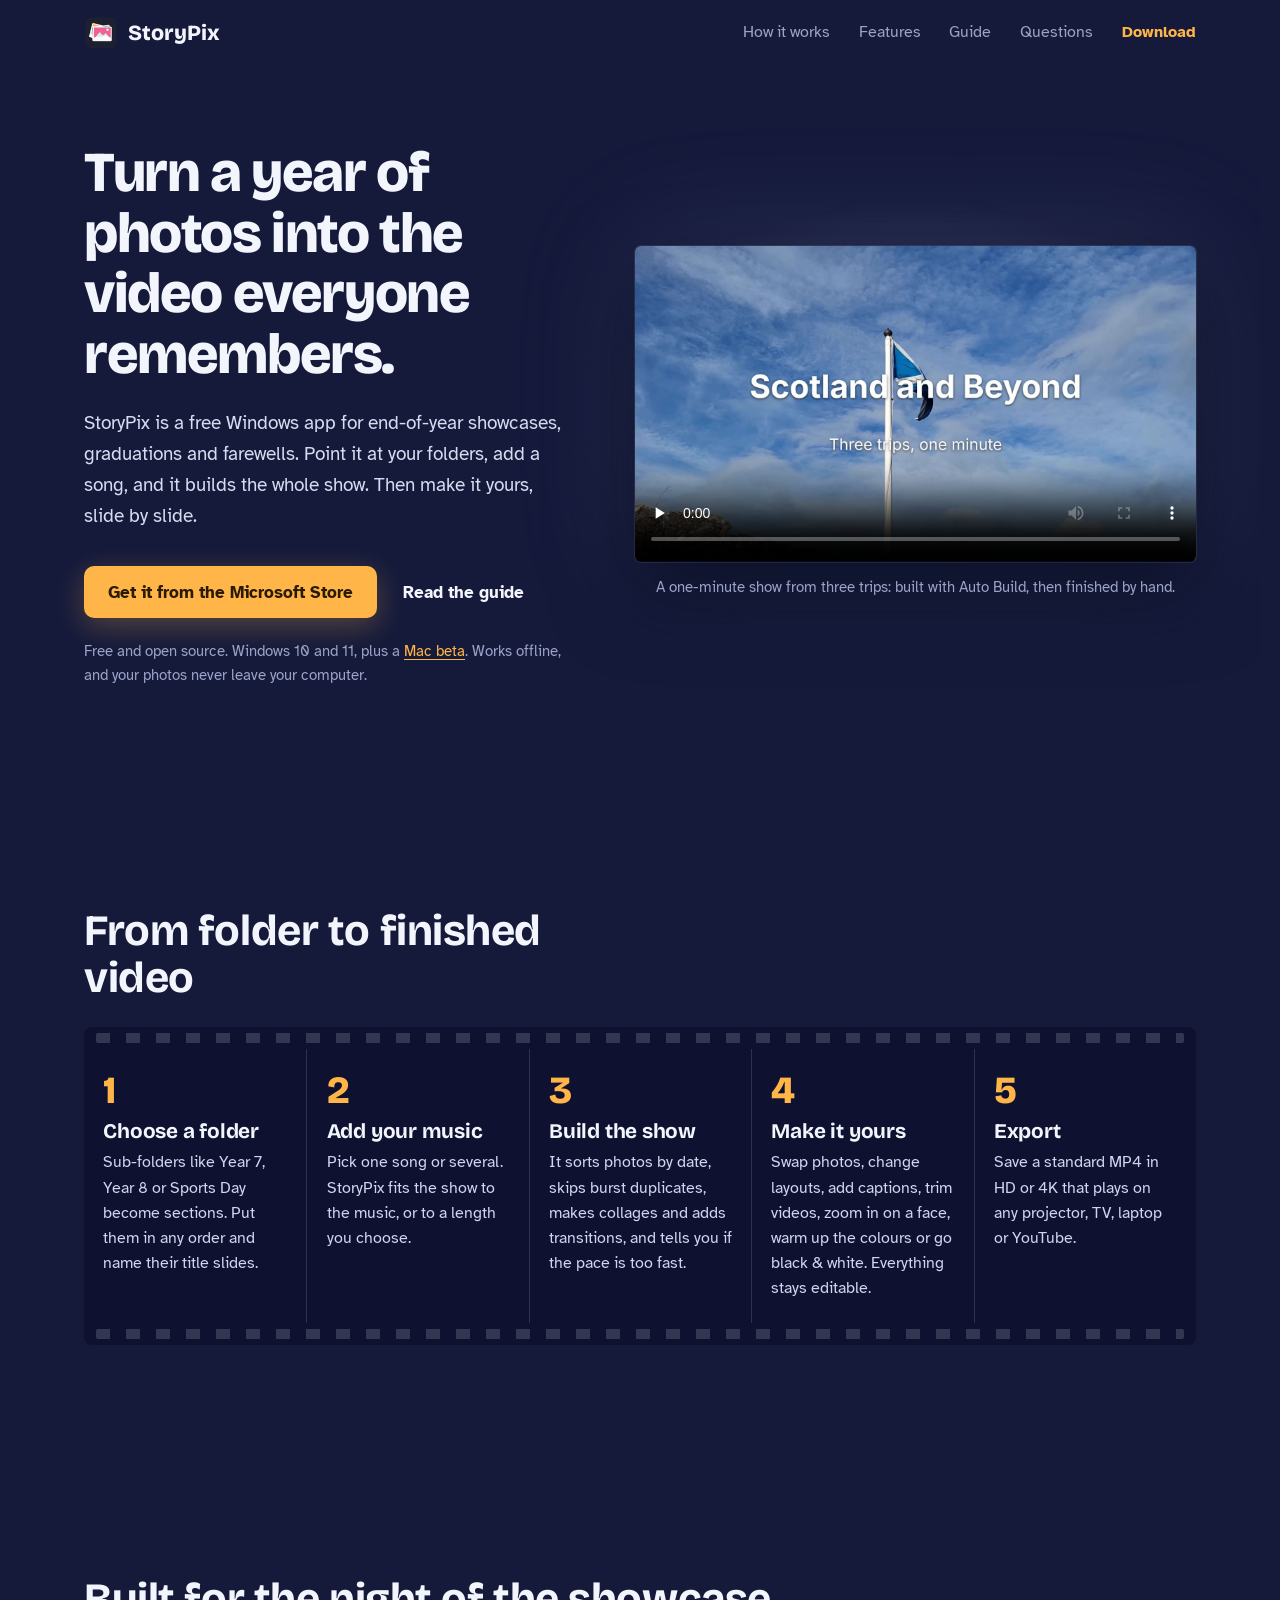
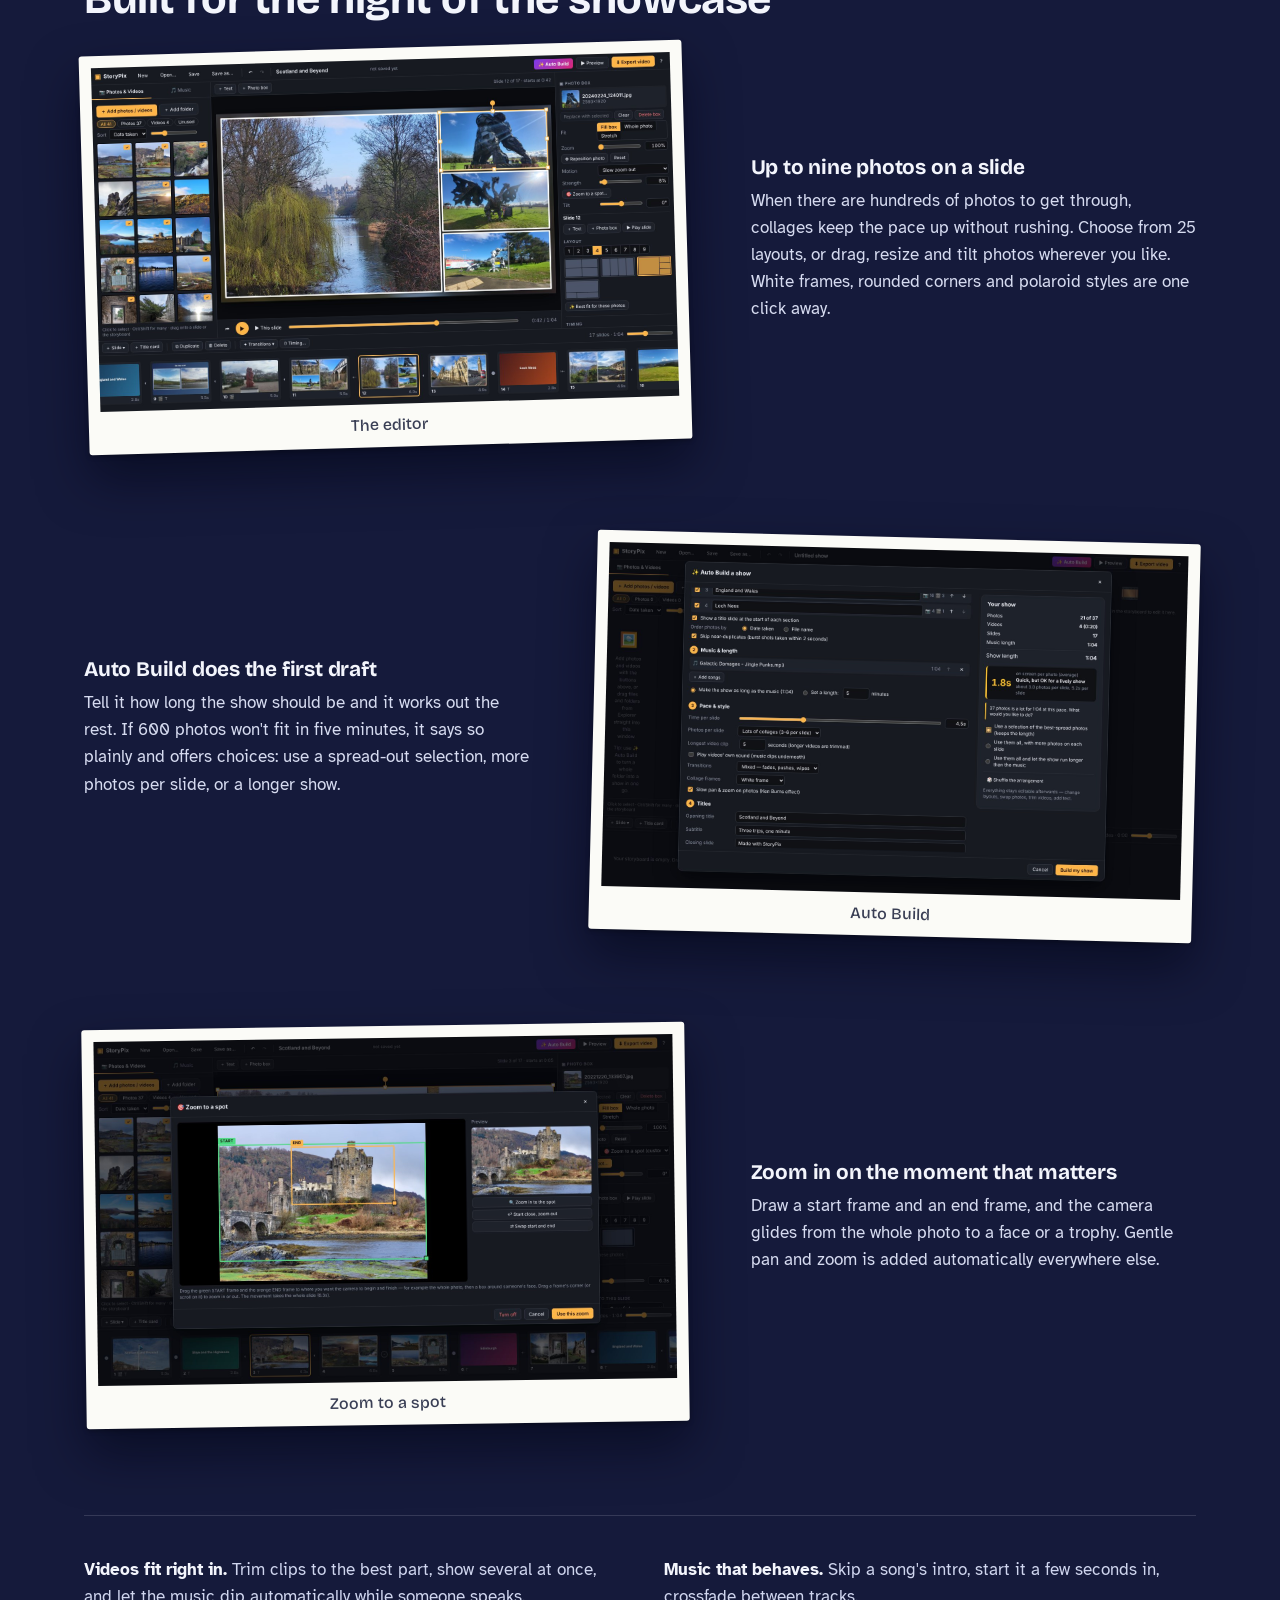
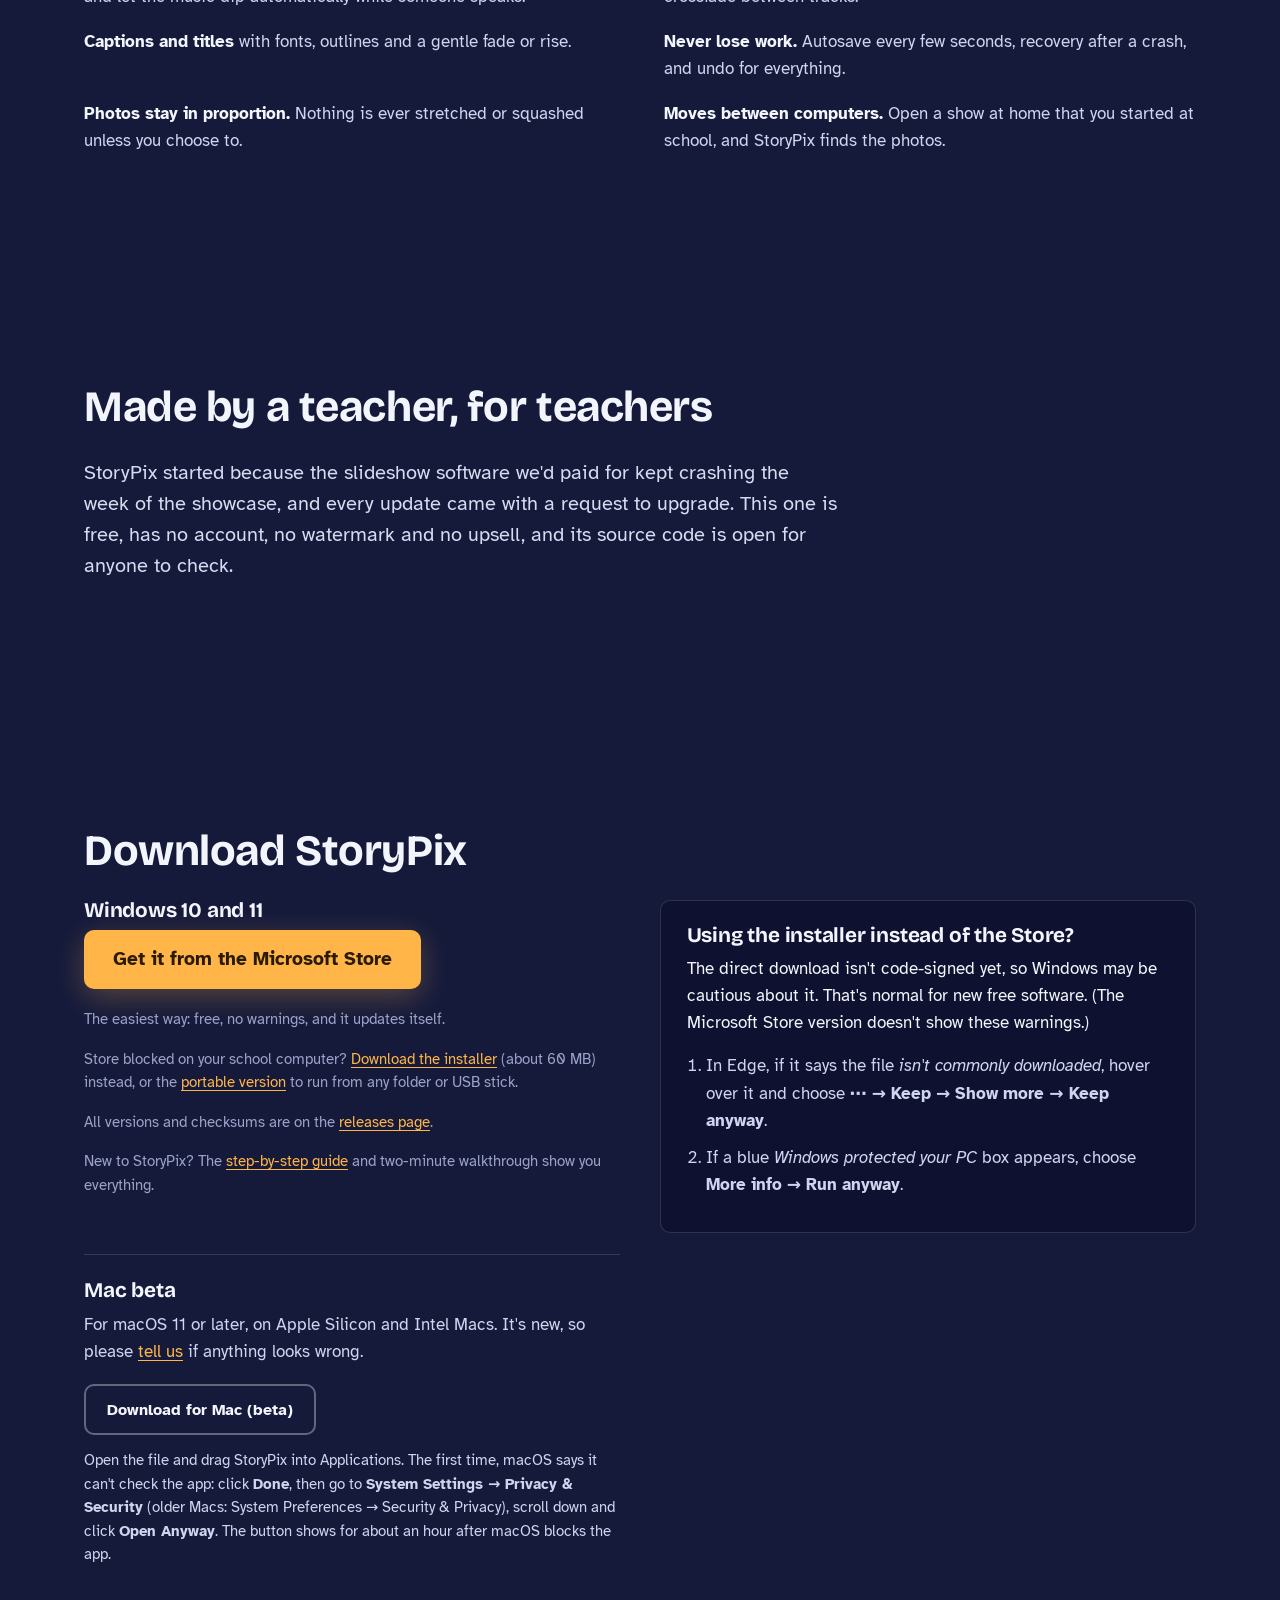
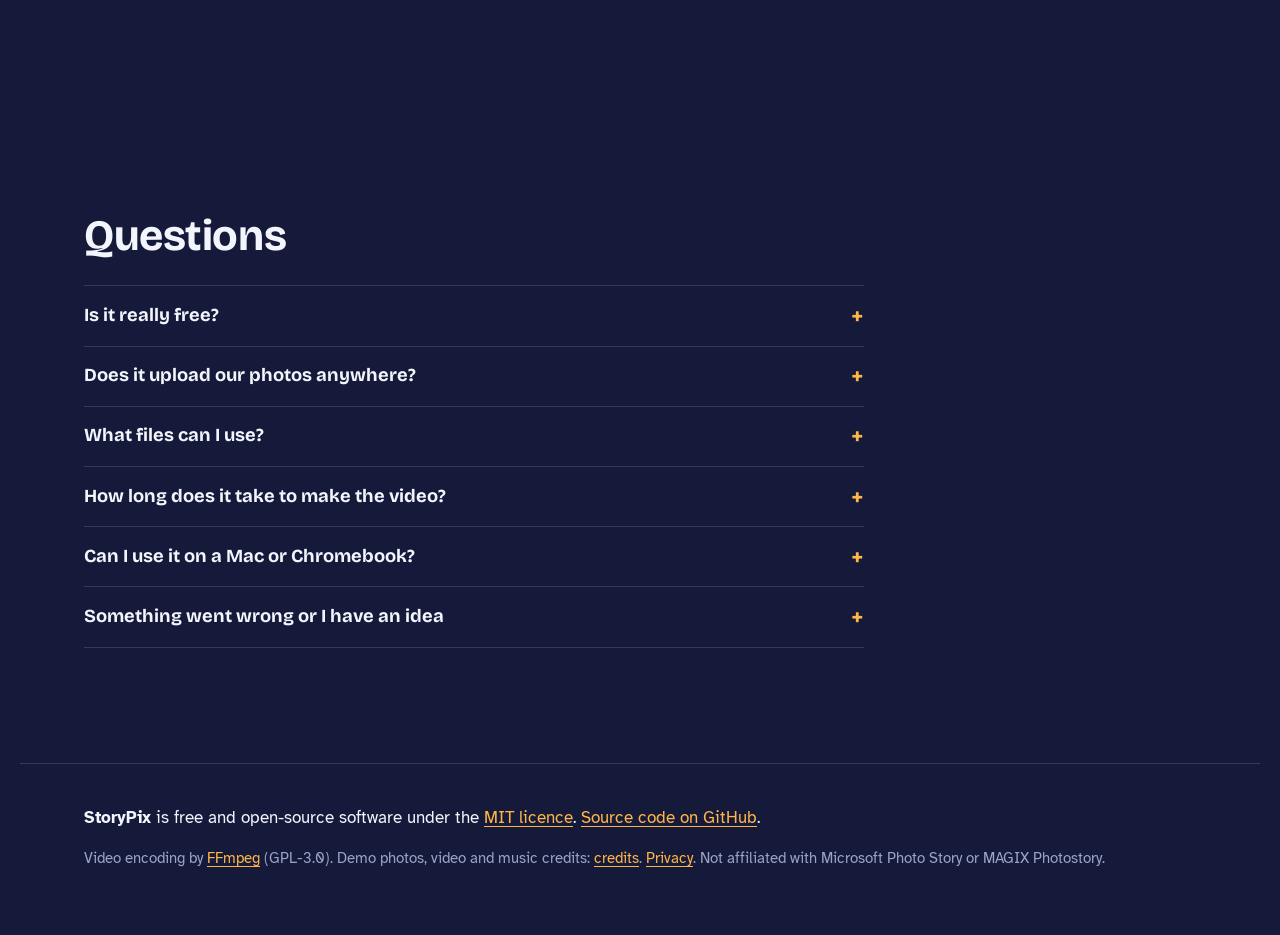
<file: docs/index.html>
<!doctype html>
<html lang="en">
<head>
  <meta charset="utf-8">
  <meta name="viewport" content="width=device-width, initial-scale=1">
  <title>StoryPix – free slideshow video maker for school showcases</title>
  <meta name="description" content="StoryPix is a free Windows app that turns folders of photos and videos into a polished slideshow video with music, transitions, collages and pan-and-zoom. Built by a teacher for end-of-year showcases.">
  <meta property="og:title" content="StoryPix – turn a year of photos into a showcase video">
  <meta property="og:description" content="Free Windows app for end-of-year slideshows. Auto Build, collages, transitions, music, video clips. Works offline.">
  <meta property="og:image" content="https://getstorypix.com/media/og-image.jpg">
  <meta property="og:url" content="https://getstorypix.com/">
  <link rel="canonical" href="https://getstorypix.com/">
  <meta name="theme-color" content="#151a3b">
  <link rel="icon" href="media/favicon.png">
  <link rel="apple-touch-icon" href="media/apple-touch-icon.png">
  <link rel="preconnect" href="https://fonts.googleapis.com">
  <link rel="preconnect" href="https://fonts.gstatic.com" crossorigin>
  <link href="https://fonts.googleapis.com/css2?family=Atkinson+Hyperlegible:ital,wght@0,400;0,700;1,400&family=Bricolage+Grotesque:opsz,wght@12..96,500;12..96,700;12..96,800&display=swap" rel="stylesheet">
  <link rel="stylesheet" href="style.css">
</head>
<body>
  <a class="skip" href="#main">Skip to content</a>

  <header class="nav">
    <a class="brand" href="#top" aria-label="StoryPix home">
      <img src="media/icon.png" alt="" width="34" height="34">
      <span>StoryPix</span>
    </a>
    <nav aria-label="Page sections">
      <a href="#how">How it works</a>
      <a href="#features">Features</a>
      <a href="guide.html">Guide</a>
      <a href="#faq">Questions</a>
      <a class="nav-cta" href="#download">Download</a>
    </nav>
  </header>

  <main id="main">
    <!-- HERO: the projector screen -->
    <section class="hero" id="top">
      <div class="hero-text">
        <h1>Turn a year of photos into the video everyone remembers.</h1>
        <p class="lede">StoryPix is a free Windows app for end-of-year showcases, graduations and farewells. Point it at your folders, add a song, and it builds the whole show. Then make it yours, slide by slide.</p>
        <div class="hero-actions">
          <a class="btn-primary" href="https://apps.microsoft.com/detail/9PNKJMJP633J">Get it from the Microsoft Store</a>
          <a class="btn-quiet" href="guide.html">Read the guide</a>
        </div>
        <p class="fine">Free and open source. Windows 10 and 11, plus a <a href="#mac">Mac beta</a>. Works offline, and your photos never leave your computer.</p>
      </div>

      <figure class="projector" id="demo">
        <div class="beam" aria-hidden="true"></div>
        <div class="screen">
                    <video controls preload="none" poster="media/demo-poster.jpg" playsinline>
            <source src="media/demo.mp4" type="video/mp4">
            Your browser can't play this video. <a href="media/demo.mp4">Download the demo</a>.
          </video>
        </div>
        <figcaption>A one-minute show from three trips: built with Auto Build, then finished by hand.</figcaption>
      </figure>
    </section>

    <!-- HOW IT WORKS: a real sequence, shown as a film strip -->
    <section class="how" id="how" aria-labelledby="how-h">
      <h2 id="how-h">From folder to finished video</h2>
      <ol class="filmstrip">
        <li>
          <span class="frame-no">1</span>
          <h3>Choose a folder</h3>
          <p>Sub-folders like Year 7, Year 8 or Sports Day become sections. Put them in any order and name their title slides.</p>
        </li>
        <li>
          <span class="frame-no">2</span>
          <h3>Add your music</h3>
          <p>Pick one song or several. StoryPix fits the show to the music, or to a length you choose.</p>
        </li>
        <li>
          <span class="frame-no">3</span>
          <h3>Build the show</h3>
          <p>It sorts photos by date, skips burst duplicates, makes collages and adds transitions, and tells you if the pace is too fast.</p>
        </li>
        <li>
          <span class="frame-no">4</span>
          <h3>Make it yours</h3>
          <p>Swap photos, change layouts, add captions, trim videos, zoom in on a face, warm up the colours or go black &amp; white. Everything stays editable.</p>
        </li>
        <li>
          <span class="frame-no">5</span>
          <h3>Export</h3>
          <p>Save a standard MP4 in HD or 4K that plays on any projector, TV, laptop or YouTube.</p>
        </li>
      </ol>
    </section>

    <!-- FEATURES: polaroid screenshots -->
    <section class="features" id="features" aria-labelledby="features-h">
      <h2 id="features-h">Built for the night of the showcase</h2>

      <div class="feature">
        <figure class="polaroid tilt-l">
          <img src="media/shot-editor.jpg" alt="The StoryPix editor showing a four-photo collage with white frames, the photo library on the left, settings on the right and the storyboard along the bottom" loading="lazy" width="1600" height="950">
          <figcaption>The editor</figcaption>
        </figure>
        <div class="feature-text">
          <h3>Up to nine photos on a slide</h3>
          <p>When there are hundreds of photos to get through, collages keep the pace up without rushing. Choose from 25 layouts, or drag, resize and tilt photos wherever you like. White frames, rounded corners and polaroid styles are one click away.</p>
        </div>
      </div>

      <div class="feature flip">
        <figure class="polaroid tilt-r">
          <img src="media/shot-autobuild.jpg" alt="The Auto Build window listing four trip folders as sections, the chosen song, and a summary showing how long each photo stays on screen" loading="lazy" width="1600" height="950">
          <figcaption>Auto Build</figcaption>
        </figure>
        <div class="feature-text">
          <h3>Auto Build does the first draft</h3>
          <p>Tell it how long the show should be and it works out the rest. If 600 photos won't fit in five minutes, it says so plainly and offers choices: use a spread-out selection, more photos per slide, or a longer show.</p>
        </div>
      </div>

      <div class="feature">
        <figure class="polaroid tilt-s">
          <img src="media/shot-zoom.jpg" alt="The Zoom to a spot window with a green start frame around the whole photo of a castle and an orange end frame around the castle keep" loading="lazy" width="1600" height="950">
          <figcaption>Zoom to a spot</figcaption>
        </figure>
        <div class="feature-text">
          <h3>Zoom in on the moment that matters</h3>
          <p>Draw a start frame and an end frame, and the camera glides from the whole photo to a face or a trophy. Gentle pan and zoom is added automatically everywhere else.</p>
        </div>
      </div>

      <ul class="also">
        <li><strong>Videos fit right in.</strong> Trim clips to the best part, show several at once, and let the music dip automatically while someone speaks.</li>
        <li><strong>Music that behaves.</strong> Skip a song's intro, start it a few seconds in, crossfade between tracks.</li>
        <li><strong>Captions and titles</strong> with fonts, outlines and a gentle fade or rise.</li>
        <li><strong>Never lose work.</strong> Autosave every few seconds, recovery after a crash, and undo for everything.</li>
        <li><strong>Photos stay in proportion.</strong> Nothing is ever stretched or squashed unless you choose to.</li>
        <li><strong>Moves between computers.</strong> Open a show at home that you started at school, and StoryPix finds the photos.</li>
      </ul>
    </section>

    <!-- STORY -->
    <section class="story" aria-labelledby="story-h">
      <h2 id="story-h">Made by a teacher, for teachers</h2>
      <p>StoryPix started because the slideshow software we'd paid for kept crashing the week of the showcase, and every update came with a request to upgrade. This one is free, has no account, no watermark and no upsell, and its source code is open for anyone to check.</p>
    </section>

    <!-- DOWNLOAD -->
    <section class="download" id="download" aria-labelledby="download-h">
      <h2 id="download-h">Download StoryPix</h2>
      <div class="download-grid">
        <div class="download-main">
          <h3>Windows 10 and 11</h3>
          <a class="btn-primary big" href="https://apps.microsoft.com/detail/9PNKJMJP633J">Get it from the Microsoft Store</a>
          <p class="fine">The easiest way: free, no warnings, and it updates itself.</p>
          <p class="fine">Store blocked on your school computer? <a href="https://github.com/michaeltaylor74-max/storypix/releases/latest/download/StoryPix-Setup.exe">Download the installer</a> (about 60 MB) instead, or the <a href="https://github.com/michaeltaylor74-max/storypix/releases/latest/download/StoryPix-portable.zip">portable version</a> to run from any folder or USB stick.</p>
          <p class="fine">All versions and checksums are on the <a href="https://github.com/michaeltaylor74-max/storypix/releases">releases page</a>.</p>
          <p class="fine">New to StoryPix? The <a href="guide.html">step-by-step guide</a> and two-minute walkthrough show you everything.</p>
        </div>
        <div class="mac-beta" id="mac">
          <h3>Mac beta</h3>
          <p>For macOS 11 or later, on Apple Silicon and Intel Macs. It's new, so please <a href="https://github.com/michaeltaylor74-max/storypix/issues">tell us</a> if anything looks wrong.</p>
          <a class="btn-secondary" href="https://github.com/michaeltaylor74-max/storypix/releases/latest/download/StoryPix-Mac-beta.dmg">Download for Mac (beta)</a>
          <p class="fine">Open the file and drag StoryPix into Applications. The first time, macOS says it can't check the app: click <strong>Done</strong>, then go to <strong>System Settings → Privacy &amp; Security</strong> (older Macs: System Preferences → Security &amp; Privacy), scroll down and click <strong>Open Anyway</strong>. The button shows for about an hour after macOS blocks the app.</p>
        </div>
        <aside class="warning-help" aria-labelledby="warn-h">
          <h3 id="warn-h">Using the installer instead of the Store?</h3>
          <p>The direct download isn't code-signed yet, so Windows may be cautious about it. That's normal for new free software. (The Microsoft Store version doesn't show these warnings.)</p>
          <ol>
            <li>In Edge, if it says the file <em>isn't commonly downloaded</em>, hover over it and choose <strong>⋯ → Keep → Show more → Keep anyway</strong>.</li>
            <li>If a blue <em>Windows protected your PC</em> box appears, choose <strong>More info → Run anyway</strong>.</li>
          </ol>
        </aside>
      </div>
    </section>

    <!-- FAQ -->
    <section class="faq" id="faq" aria-labelledby="faq-h">
      <h2 id="faq-h">Questions</h2>
      <details>
        <summary>Is it really free?</summary>
        <p>Yes. No trial, no watermark, no account and no in-app purchases. It's open source under the MIT licence.</p>
      </details>
      <details>
        <summary>Does it upload our photos anywhere?</summary>
        <p>No. StoryPix works completely offline and never sends photos or anything else over the internet. Small preview copies are kept on your computer and deleted automatically after 30 days unused, or straight away from Help → Clear preview copies.</p>
      </details>
      <details>
        <summary>What files can I use?</summary>
        <p>Photos in JPG, PNG, HEIC, WebP and TIFF. Videos in MP4, MOV, AVI, MKV and most phone formats. Music in MP3, M4A, WAV, FLAC and more.</p>
      </details>
      <details>
        <summary>How long does it take to make the video?</summary>
        <p>Building the show takes seconds. Exporting a five-minute show in HD usually takes a few minutes on a typical school laptop.</p>
      </details>
      <details>
        <summary>Can I use it on a Mac or Chromebook?</summary>
        <p>There's a <a href="#mac">Mac beta</a> for macOS 11 or later. It isn't signed by Apple yet, so the first time you open it you'll need to click <strong>Open Anyway</strong> in System Settings → Privacy &amp; Security. There's no Chromebook version.</p>
      </details>
      <details>
        <summary>Something went wrong or I have an idea</summary>
        <p>Please <a href="https://github.com/michaeltaylor74-max/storypix/issues">open an issue on GitHub</a>. Feedback from people who use it is the most useful thing there is.</p>
      </details>
    </section>
  </main>

  <footer class="foot">
    <p><strong>StoryPix</strong> is free and open-source software under the <a href="https://github.com/michaeltaylor74-max/storypix/blob/main/LICENSE">MIT licence</a>. <a href="https://github.com/michaeltaylor74-max/storypix">Source code on GitHub</a>.</p>
    <p class="fine">Video encoding by <a href="https://ffmpeg.org">FFmpeg</a> (GPL-3.0). Demo photos, video and music credits: <a href="credits.html">credits</a>. <a href="privacy.html">Privacy</a>. Not affiliated with Microsoft Photo Story or MAGIX Photostory.</p>
  </footer>
</body>
</html>
</file>
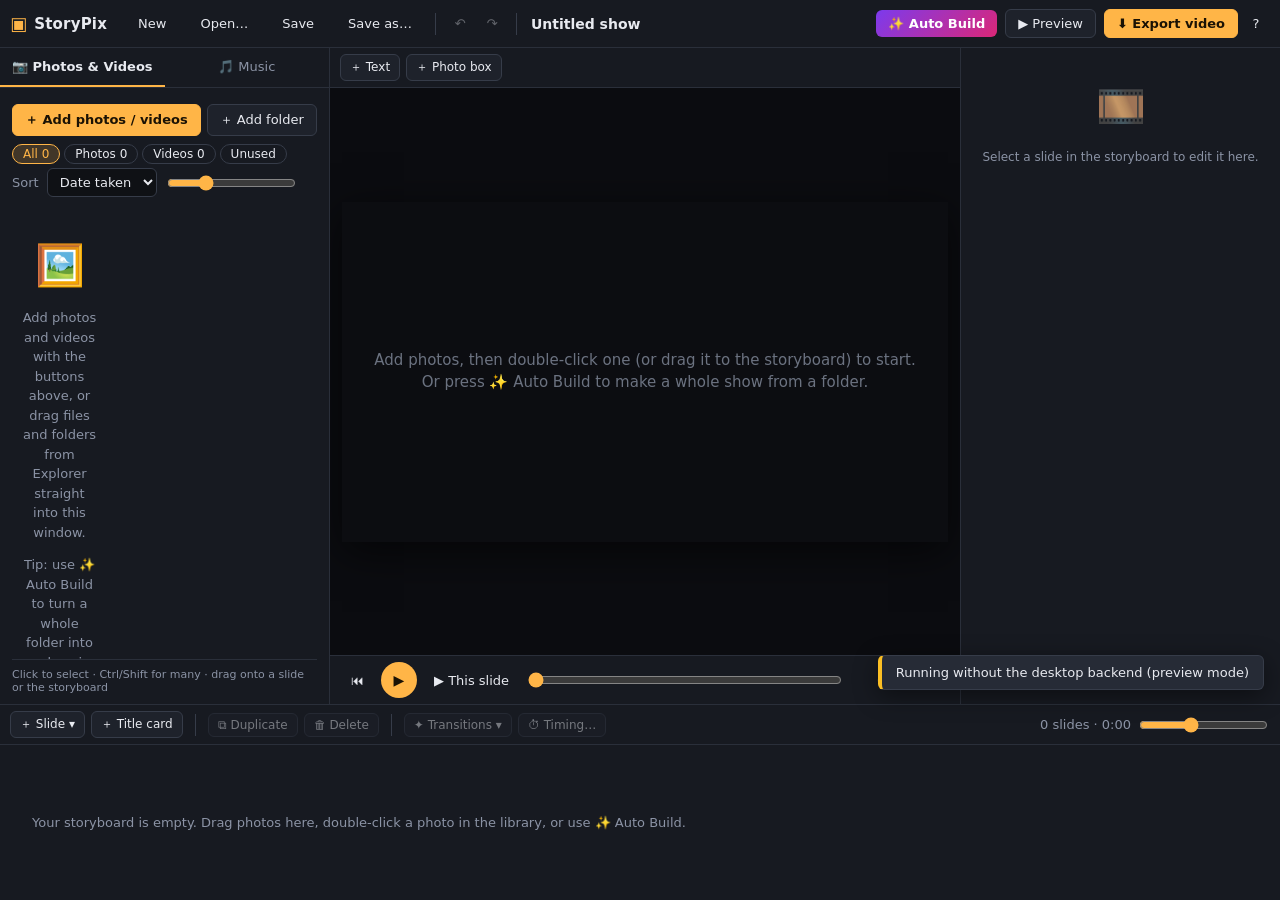
<file: ui/index.html>
<!doctype html>
<html lang="en">
<head>
  <meta charset="utf-8" />
  <meta name="viewport" content="width=device-width, initial-scale=1" />
  <title>StoryPix</title>
  <link rel="stylesheet" href="styles.css" />
</head>
<body>
  <header id="topbar"></header>
  <main id="workspace">
    <aside id="left" class="panel"></aside>
    <section id="center">
      <div id="stage-tools"></div>
      <div id="stage-wrap"></div>
      <div id="transport"></div>
    </section>
    <aside id="right" class="panel"></aside>
  </main>
  <footer id="storyboard"></footer>
  <div id="modal-root"></div>
  <div id="toast-root"></div>
  <script type="module" src="js/main.js"></script>
</body>
</html>
</file>
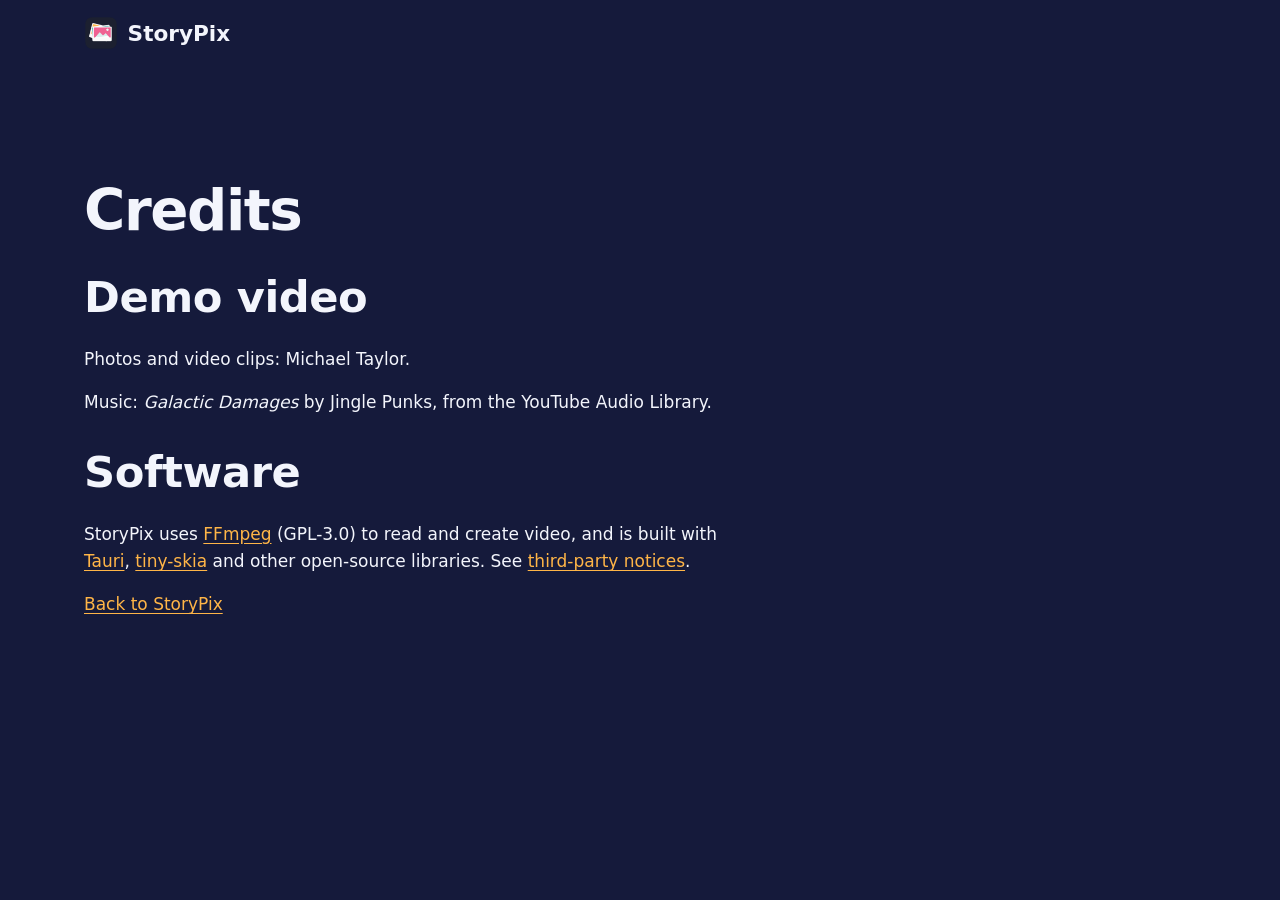
<file: docs/credits.html>
<!doctype html>
<html lang="en">
<head>
  <meta charset="utf-8">
  <meta name="viewport" content="width=device-width, initial-scale=1">
  <title>StoryPix credits</title>
  <link rel="icon" href="media/favicon.png">
  <link rel="stylesheet" href="style.css">
</head>
<body>
  <header class="nav">
    <a class="brand" href="./"><img src="media/icon.png" alt="" width="34" height="34"><span>StoryPix</span></a>
  </header>
  <main>
    <section>
      <h1>Credits</h1>
      <h2 style="margin-top:2rem">Demo video</h2>
      <p>Photos and video clips: Michael Taylor.</p>
      <p>Music: <em>Galactic Damages</em> by Jingle Punks, from the YouTube Audio Library.</p>
      <h2 style="margin-top:2rem">Software</h2>
      <p>StoryPix uses <a href="https://ffmpeg.org">FFmpeg</a> (GPL-3.0) to read and create video, and is built with <a href="https://tauri.app">Tauri</a>, <a href="https://github.com/RazrFalcon/tiny-skia">tiny-skia</a> and other open-source libraries. See <a href="https://github.com/michaeltaylor74-max/storypix/blob/main/THIRD-PARTY-NOTICES.md">third-party notices</a>.</p>
      <p><a href="./">Back to StoryPix</a></p>
    </section>
  </main>
</body>
</html>
</file>
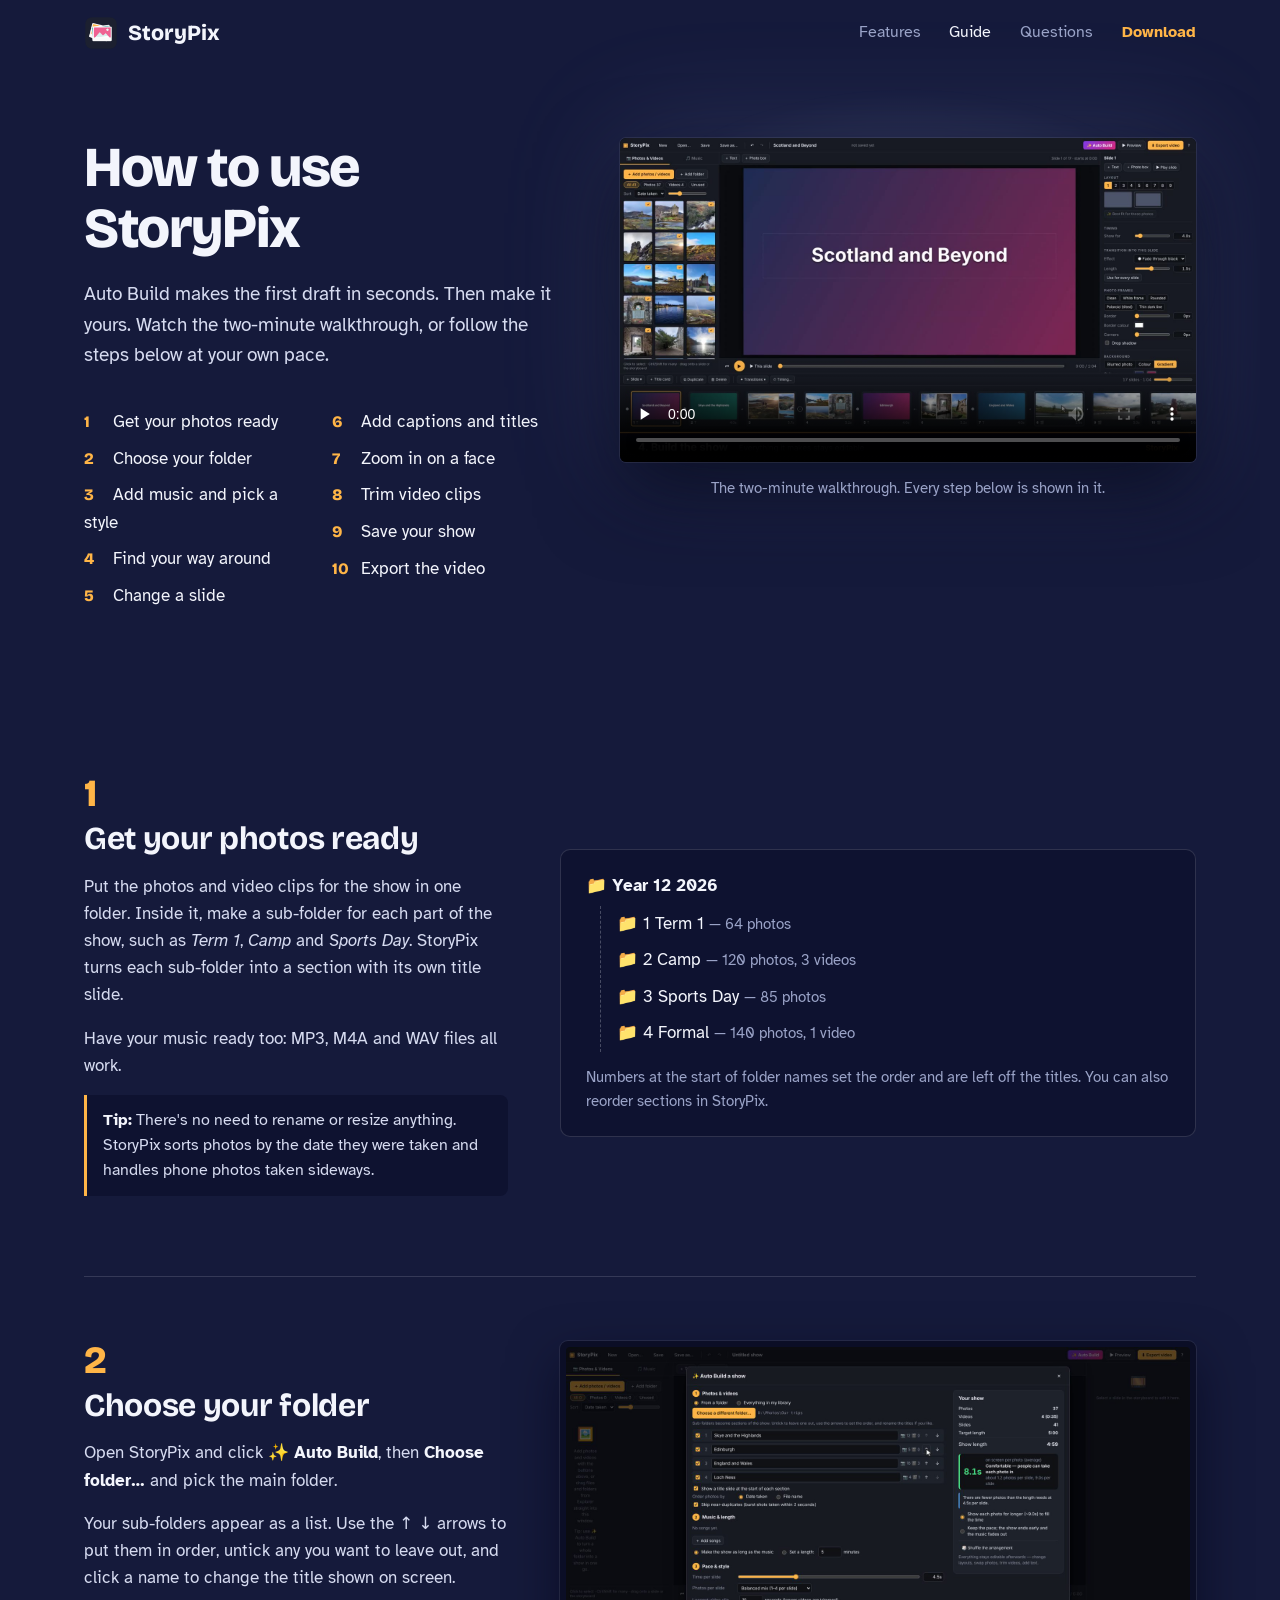
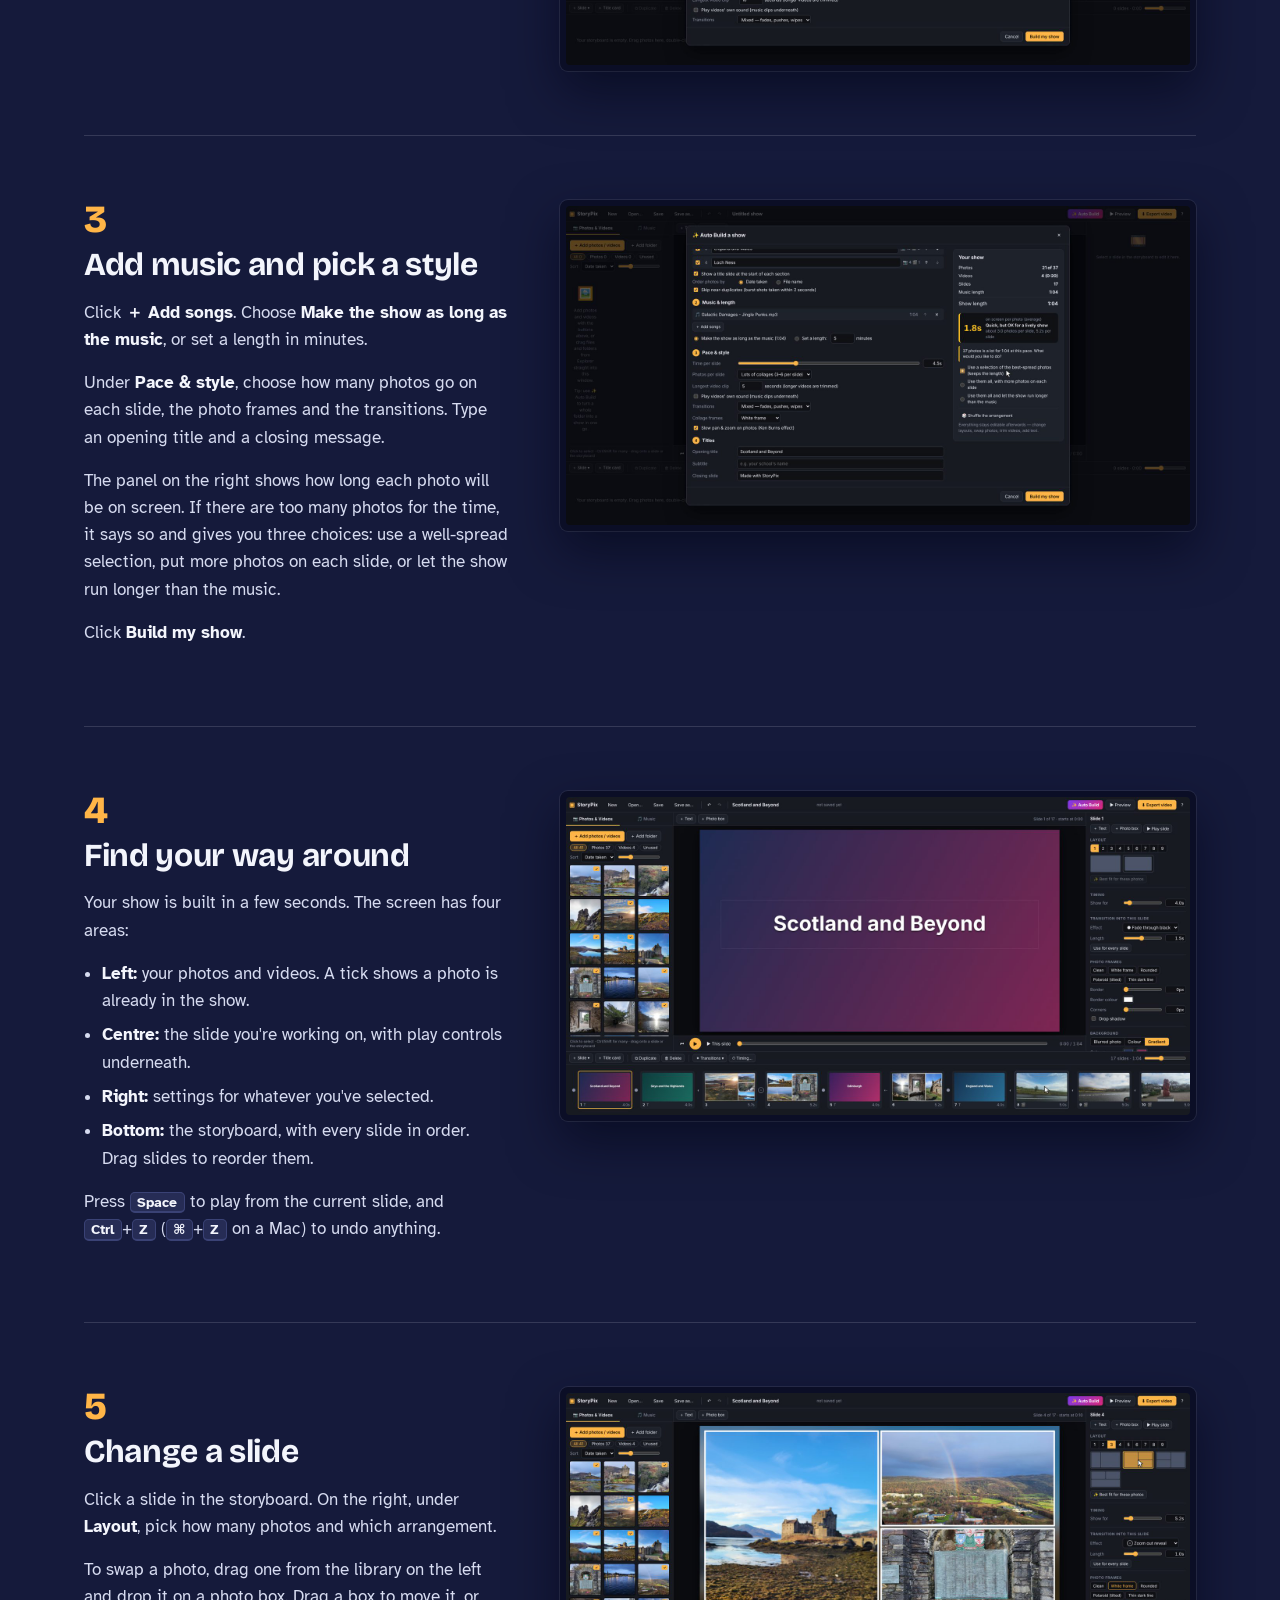
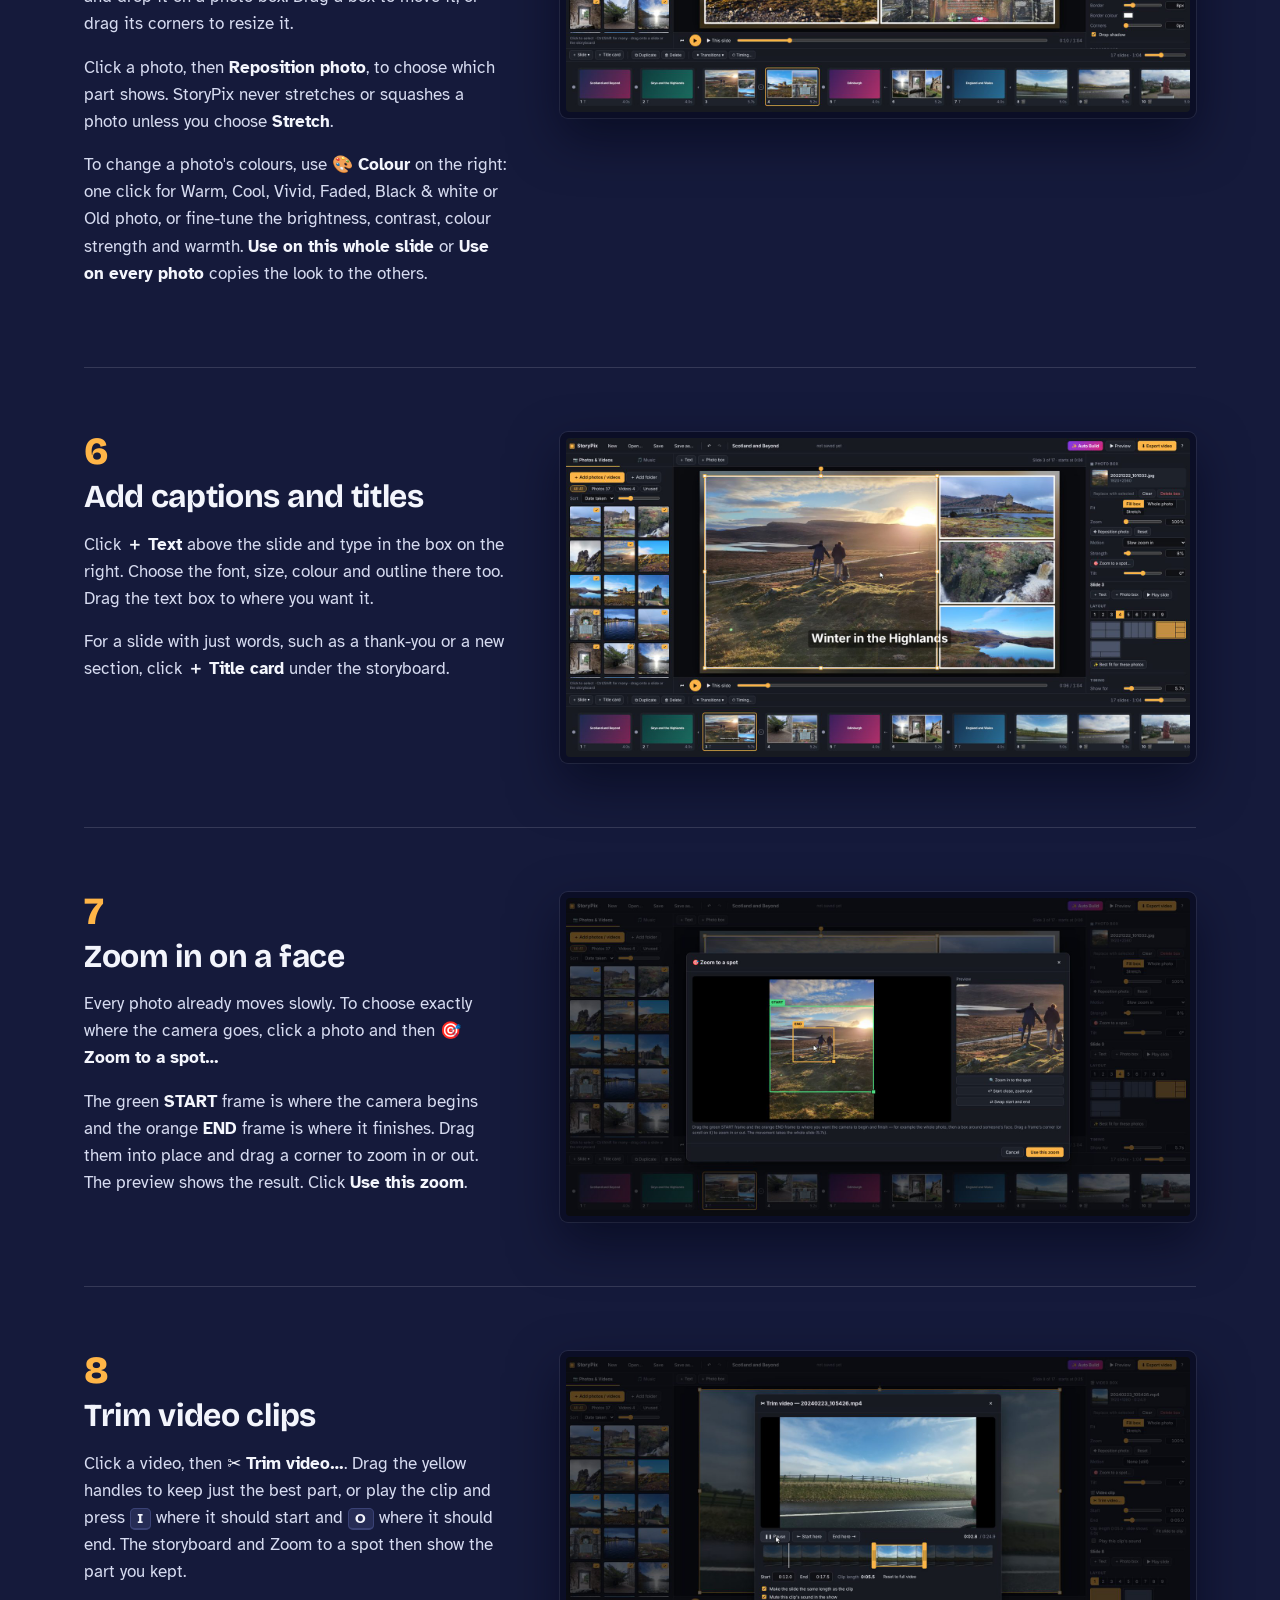
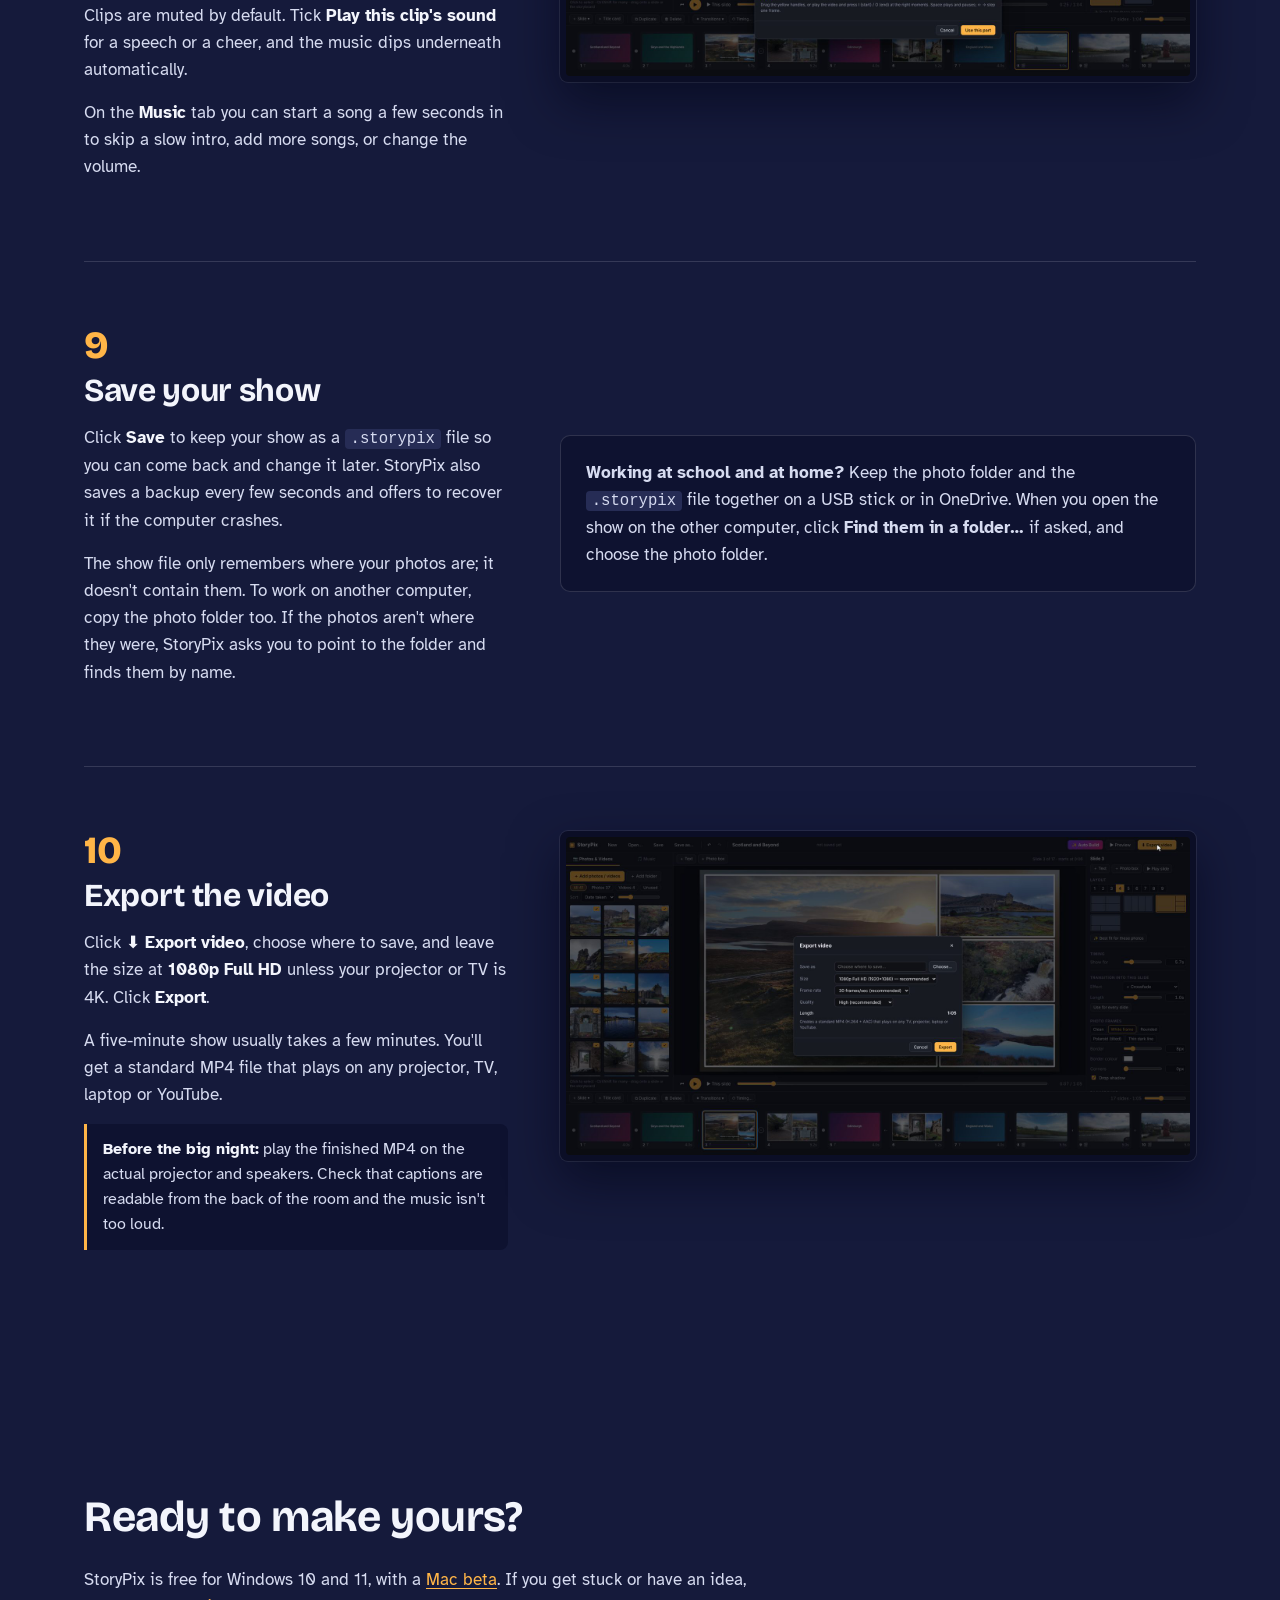
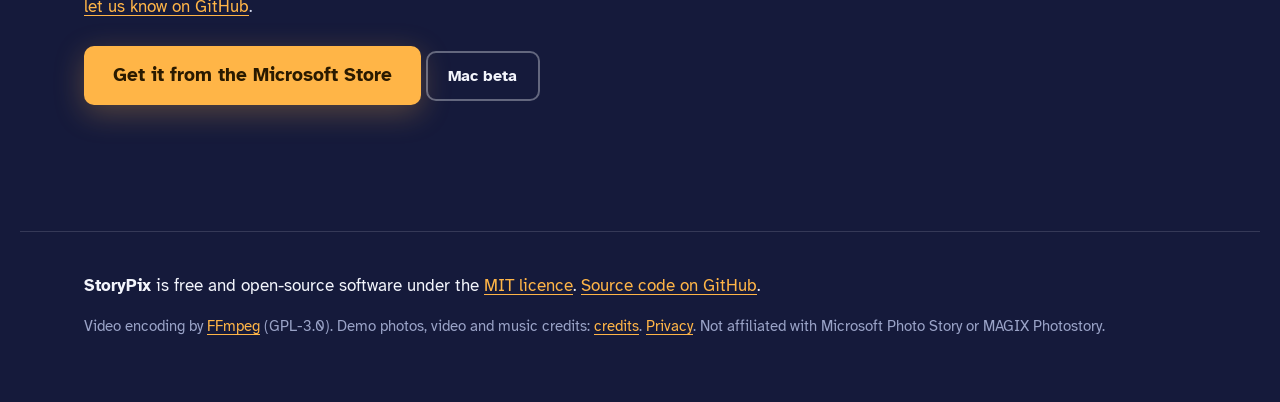
<file: docs/guide.html>
<!doctype html>
<html lang="en">
<head>
  <meta charset="utf-8">
  <meta name="viewport" content="width=device-width, initial-scale=1">
  <title>How to use StoryPix – step-by-step guide</title>
  <meta name="description" content="A step-by-step guide to making a slideshow video with StoryPix: choose your folders, add music, build the show, edit slides, and export an MP4 for the projector.">
  <meta property="og:title" content="How to use StoryPix">
  <meta property="og:description" content="From a folder of photos to a finished video, step by step.">
  <meta property="og:image" content="https://getstorypix.com/media/walkthrough-poster.jpg">
  <meta property="og:url" content="https://getstorypix.com/guide.html">
  <link rel="canonical" href="https://getstorypix.com/guide.html">
  <meta name="theme-color" content="#151a3b">
  <link rel="icon" href="media/favicon.png">
  <link rel="apple-touch-icon" href="media/apple-touch-icon.png">
  <link rel="preconnect" href="https://fonts.googleapis.com">
  <link rel="preconnect" href="https://fonts.gstatic.com" crossorigin>
  <link href="https://fonts.googleapis.com/css2?family=Atkinson+Hyperlegible:ital,wght@0,400;0,700;1,400&family=Bricolage+Grotesque:opsz,wght@12..96,500;12..96,700;12..96,800&display=swap" rel="stylesheet">
  <link rel="stylesheet" href="style.css">
</head>
<body>
  <a class="skip" href="#main">Skip to content</a>

  <header class="nav">
    <a class="brand" href="./" aria-label="StoryPix home">
      <img src="media/icon.png" alt="" width="34" height="34">
      <span>StoryPix</span>
    </a>
    <nav aria-label="Site">
      <a href="./#features">Features</a>
      <a href="guide.html" aria-current="page">Guide</a>
      <a href="./#faq">Questions</a>
      <a class="nav-cta" href="./#download">Download</a>
    </nav>
  </header>

  <main id="main">
    <section class="guide-intro">
      <div>
        <h1>How to use StoryPix</h1>
        <p class="lede">Auto Build makes the first draft in seconds. Then make it yours. Watch the two-minute walkthrough, or follow the steps below at your own pace.</p>
        <ol class="toc" aria-label="Steps in this guide">
          <li><a href="#prepare">Get your photos ready</a></li>
          <li><a href="#autobuild">Choose your folder</a></li>
          <li><a href="#music">Add music and pick a style</a></li>
          <li><a href="#editor">Find your way around</a></li>
          <li><a href="#slides">Change a slide</a></li>
          <li><a href="#text">Add captions and titles</a></li>
          <li><a href="#zoom">Zoom in on a face</a></li>
          <li><a href="#videos">Trim video clips</a></li>
          <li><a href="#save">Save your show</a></li>
          <li><a href="#export">Export the video</a></li>
        </ol>
      </div>
      <figure class="projector">
        <div class="beam" aria-hidden="true"></div>
        <div class="screen">
          <video controls preload="none" poster="media/walkthrough-poster.jpg" playsinline>
            <source src="media/walkthrough.mp4" type="video/mp4">
            Your browser can't play this video. <a href="media/walkthrough.mp4">Download the walkthrough</a>.
          </video>
        </div>
        <figcaption>The two-minute walkthrough. Every step below is shown in it.</figcaption>
      </figure>
    </section>

    <section class="guide" aria-label="Step-by-step guide">

      <article class="step" id="prepare">
        <div class="step-text">
          <span class="frame-no">1</span>
          <h2>Get your photos ready</h2>
          <p>Put the photos and video clips for the show in one folder. Inside it, make a sub-folder for each part of the show, such as <em>Term 1</em>, <em>Camp</em> and <em>Sports Day</em>. StoryPix turns each sub-folder into a section with its own title slide.</p>
          <p>Have your music ready too: MP3, M4A and WAV files all work.</p>
          <p class="tip"><strong>Tip:</strong> There's no need to rename or resize anything. StoryPix sorts photos by the date they were taken and handles phone photos taken sideways.</p>
        </div>
        <div class="folder-tree" aria-label="Example folder layout">
          <p class="tree-root">📁 Year 12 2026</p>
          <ul>
            <li>📁 1 Term 1 <span>— 64 photos</span></li>
            <li>📁 2 Camp <span>— 120 photos, 3 videos</span></li>
            <li>📁 3 Sports Day <span>— 85 photos</span></li>
            <li>📁 4 Formal <span>— 140 photos, 1 video</span></li>
          </ul>
          <p class="tree-note">Numbers at the start of folder names set the order and are left off the titles. You can also reorder sections in StoryPix.</p>
        </div>
      </article>

      <article class="step" id="autobuild">
        <div class="step-text">
          <span class="frame-no">2</span>
          <h2>Choose your folder</h2>
          <p>Open StoryPix and click <strong>✨ Auto Build</strong>, then <strong>Choose folder…</strong> and pick the main folder.</p>
          <p>Your sub-folders appear as a list. Use the ↑ ↓ arrows to put them in order, untick any you want to leave out, and click a name to change the title shown on screen.</p>
        </div>
        <figure class="shot"><img src="media/guide-folder.jpg" alt="The Auto Build window listing four folders as sections, with arrows to change their order" loading="lazy" width="1600" height="816"></figure>
      </article>

      <article class="step" id="music">
        <div class="step-text">
          <span class="frame-no">3</span>
          <h2>Add music and pick a style</h2>
          <p>Click <strong>＋ Add songs</strong>. Choose <strong>Make the show as long as the music</strong>, or set a length in minutes.</p>
          <p>Under <strong>Pace &amp; style</strong>, choose how many photos go on each slide, the photo frames and the transitions. Type an opening title and a closing message.</p>
          <p>The panel on the right shows how long each photo will be on screen. If there are too many photos for the time, it says so and gives you three choices: use a well-spread selection, put more photos on each slide, or let the show run longer than the music.</p>
          <p>Click <strong>Build my show</strong>.</p>
        </div>
        <figure class="shot"><img src="media/guide-style.jpg" alt="Auto Build with a song added, collage and frame settings chosen, and the summary warning that 37 photos is a lot for one minute" loading="lazy" width="1600" height="816"></figure>
      </article>

      <article class="step" id="editor">
        <div class="step-text">
          <span class="frame-no">4</span>
          <h2>Find your way around</h2>
          <p>Your show is built in a few seconds. The screen has four areas:</p>
          <ul class="areas">
            <li><strong>Left:</strong> your photos and videos. A tick shows a photo is already in the show.</li>
            <li><strong>Centre:</strong> the slide you're working on, with play controls underneath.</li>
            <li><strong>Right:</strong> settings for whatever you've selected.</li>
            <li><strong>Bottom:</strong> the storyboard, with every slide in order. Drag slides to reorder them.</li>
          </ul>
          <p>Press <kbd>Space</kbd> to play from the current slide, and <kbd>Ctrl</kbd>+<kbd>Z</kbd> (<kbd>⌘</kbd>+<kbd>Z</kbd> on a Mac) to undo anything.</p>
        </div>
        <figure class="shot"><img src="media/guide-built.jpg" alt="The StoryPix editor after building: photo library on the left, the opening title slide in the centre, settings on the right and the storyboard along the bottom" loading="lazy" width="1600" height="816"></figure>
      </article>

      <article class="step" id="slides">
        <div class="step-text">
          <span class="frame-no">5</span>
          <h2>Change a slide</h2>
          <p>Click a slide in the storyboard. On the right, under <strong>Layout</strong>, pick how many photos and which arrangement.</p>
          <p>To swap a photo, drag one from the library on the left and drop it on a photo box. Drag a box to move it, or drag its corners to resize it.</p>
          <p>Click a photo, then <strong>Reposition photo</strong>, to choose which part shows. StoryPix never stretches or squashes a photo unless you choose <strong>Stretch</strong>.</p>
          <p>To change a photo's colours, use <strong>🎨 Colour</strong> on the right: one click for Warm, Cool, Vivid, Faded, Black &amp; white or Old photo, or fine-tune the brightness, contrast, colour strength and warmth. <strong>Use on this whole slide</strong> or <strong>Use on every photo</strong> copies the look to the others.</p>
        </div>
        <figure class="shot"><img src="media/guide-layout.jpg" alt="A three-photo collage slide selected, with the layout choices for three photos shown on the right" loading="lazy" width="1600" height="816"></figure>
      </article>

      <article class="step" id="text">
        <div class="step-text">
          <span class="frame-no">6</span>
          <h2>Add captions and titles</h2>
          <p>Click <strong>＋ Text</strong> above the slide and type in the box on the right. Choose the font, size, colour and outline there too. Drag the text box to where you want it.</p>
          <p>For a slide with just words, such as a thank-you or a new section, click <strong>＋ Title card</strong> under the storyboard.</p>
        </div>
        <figure class="shot"><img src="media/guide-text.jpg" alt="A collage slide with the caption 'Winter in the Highlands' added in the lower left" loading="lazy" width="1600" height="816"></figure>
      </article>

      <article class="step" id="zoom">
        <div class="step-text">
          <span class="frame-no">7</span>
          <h2>Zoom in on a face</h2>
          <p>Every photo already moves slowly. To choose exactly where the camera goes, click a photo and then <strong>🎯 Zoom to a spot…</strong></p>
          <p>The green <strong>START</strong> frame is where the camera begins and the orange <strong>END</strong> frame is where it finishes. Drag them into place and drag a corner to zoom in or out. The preview shows the result. Click <strong>Use this zoom</strong>.</p>
        </div>
        <figure class="shot"><img src="media/guide-zoom.jpg" alt="The Zoom to a spot window with a start frame around the whole photo and an end frame around two people walking" loading="lazy" width="1600" height="816"></figure>
      </article>

      <article class="step" id="videos">
        <div class="step-text">
          <span class="frame-no">8</span>
          <h2>Trim video clips</h2>
          <p>Click a video, then <strong>✂ Trim video…</strong>. Drag the yellow handles to keep just the best part, or play the clip and press <kbd>I</kbd> where it should start and <kbd>O</kbd> where it should end. The storyboard and Zoom to a spot then show the part you kept.</p>
          <p>Clips are muted by default. Tick <strong>Play this clip's sound</strong> for a speech or a cheer, and the music dips underneath automatically.</p>
          <p>On the <strong>Music</strong> tab you can start a song a few seconds in to skip a slow intro, add more songs, or change the volume.</p>
        </div>
        <figure class="shot"><img src="media/guide-trim.jpg" alt="The Trim video window with the clip playing and handles set to keep twelve to seventeen and a half seconds" loading="lazy" width="1600" height="816"></figure>
      </article>

      <article class="step" id="save">
        <div class="step-text">
          <span class="frame-no">9</span>
          <h2>Save your show</h2>
          <p>Click <strong>Save</strong> to keep your show as a <code>.storypix</code> file so you can come back and change it later. StoryPix also saves a backup every few seconds and offers to recover it if the computer crashes.</p>
          <p>The show file only remembers where your photos are; it doesn't contain them. To work on another computer, copy the photo folder too. If the photos aren't where they were, StoryPix asks you to point to the folder and finds them by name.</p>
        </div>
        <div class="callout">
          <p><strong>Working at school and at home?</strong> Keep the photo folder and the <code>.storypix</code> file together on a USB stick or in OneDrive. When you open the show on the other computer, click <strong>Find them in a folder…</strong> if asked, and choose the photo folder.</p>
        </div>
      </article>

      <article class="step" id="export">
        <div class="step-text">
          <span class="frame-no">10</span>
          <h2>Export the video</h2>
          <p>Click <strong>⬇ Export video</strong>, choose where to save, and leave the size at <strong>1080p Full HD</strong> unless your projector or TV is 4K. Click <strong>Export</strong>.</p>
          <p>A five-minute show usually takes a few minutes. You'll get a standard MP4 file that plays on any projector, TV, laptop or YouTube.</p>
          <p class="tip"><strong>Before the big night:</strong> play the finished MP4 on the actual projector and speakers. Check that captions are readable from the back of the room and the music isn't too loud.</p>
        </div>
        <figure class="shot"><img src="media/guide-export.jpg" alt="The Export video window with 1080p Full HD, 30 frames per second and high quality selected" loading="lazy" width="1600" height="816"></figure>
      </article>

    </section>

    <section class="guide-end" aria-labelledby="end-h">
      <h2 id="end-h">Ready to make yours?</h2>
      <p>StoryPix is free for Windows 10 and 11, with a <a href="./#mac">Mac beta</a>. If you get stuck or have an idea, <a href="https://github.com/michaeltaylor74-max/storypix/issues">let us know on GitHub</a>.</p>
      <a class="btn-primary big" href="https://apps.microsoft.com/detail/9PNKJMJP633J">Get it from the Microsoft Store</a>
      <a class="btn-secondary" href="./#mac">Mac beta</a>
    </section>
  </main>

  <footer class="foot">
    <p><strong>StoryPix</strong> is free and open-source software under the <a href="https://github.com/michaeltaylor74-max/storypix/blob/main/LICENSE">MIT licence</a>. <a href="https://github.com/michaeltaylor74-max/storypix">Source code on GitHub</a>.</p>
    <p class="fine">Video encoding by <a href="https://ffmpeg.org">FFmpeg</a> (GPL-3.0). Demo photos, video and music credits: <a href="credits.html">credits</a>. <a href="privacy.html">Privacy</a>. Not affiliated with Microsoft Photo Story or MAGIX Photostory.</p>
  </footer>
</body>
</html>
</file>
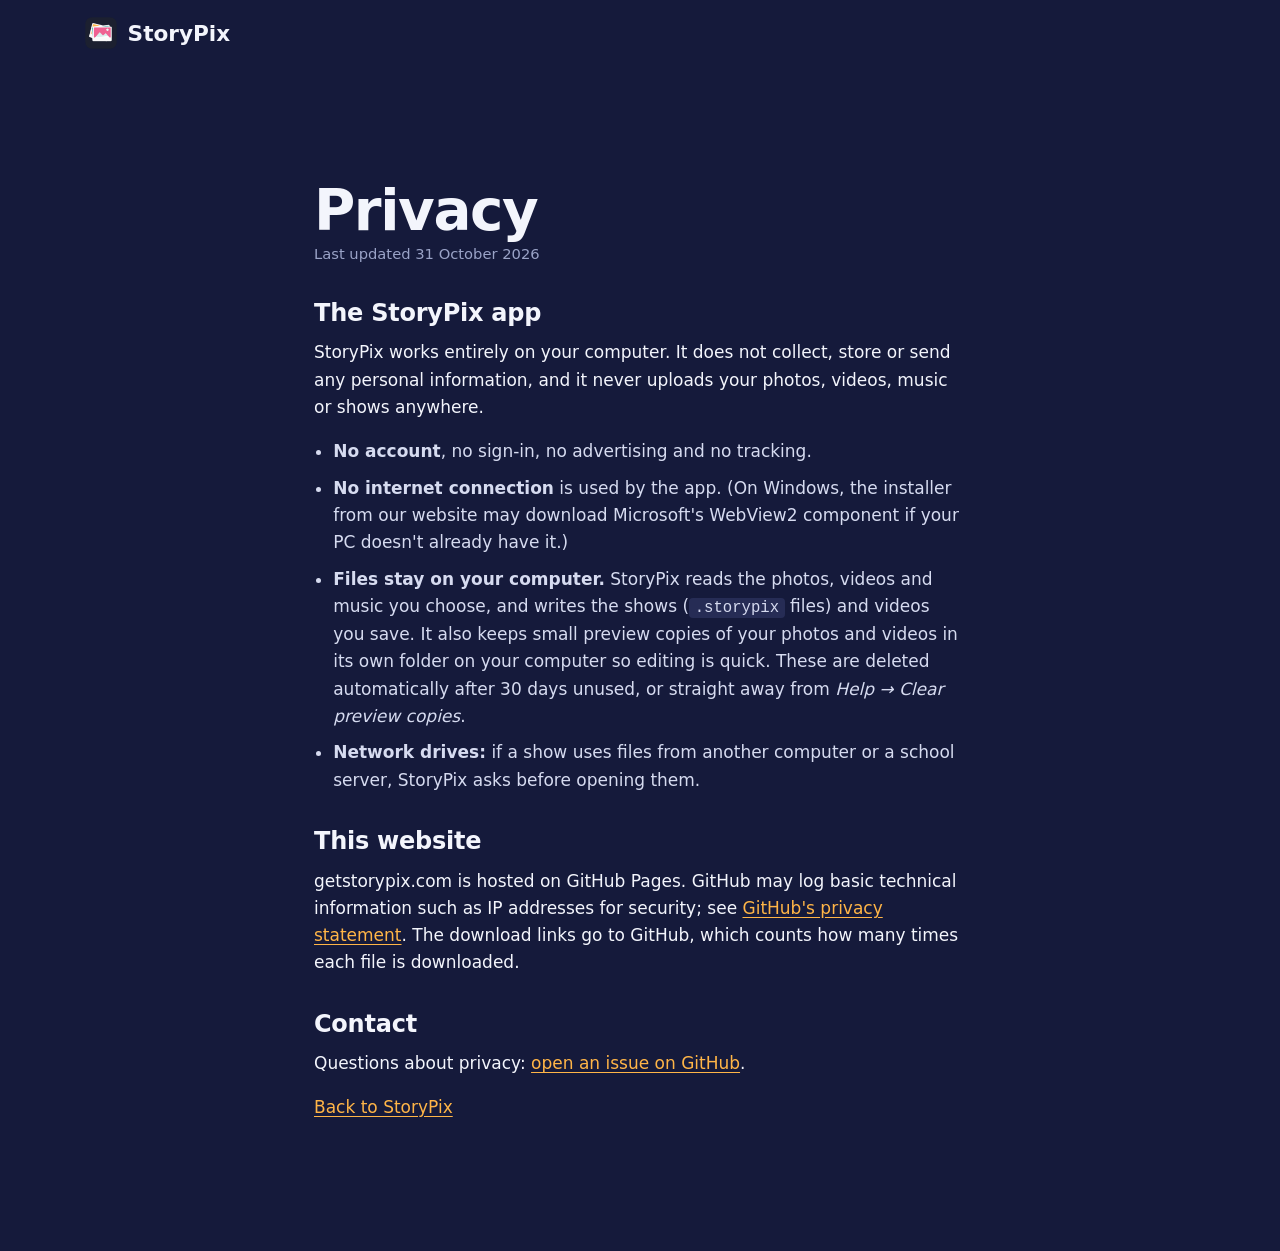
<file: docs/privacy.html>
<!doctype html>
<html lang="en">
<head>
  <meta charset="utf-8">
  <meta name="viewport" content="width=device-width, initial-scale=1">
  <title>StoryPix privacy</title>
  <meta name="description" content="StoryPix privacy policy: the app works offline and collects no personal information.">
  <link rel="icon" href="media/favicon.png">
  <link rel="stylesheet" href="style.css">
</head>
<body>
  <header class="nav">
    <a class="brand" href="./"><img src="media/icon.png" alt="" width="34" height="34"><span>StoryPix</span></a>
  </header>
  <main>
    <section class="prose">
      <h1>Privacy</h1>
      <p class="fine">Last updated 31 October 2026</p>
      <h2>The StoryPix app</h2>
      <p>StoryPix works entirely on your computer. It does not collect, store or send any personal information, and it never uploads your photos, videos, music or shows anywhere.</p>
      <ul>
        <li><strong>No account</strong>, no sign-in, no advertising and no tracking.</li>
        <li><strong>No internet connection</strong> is used by the app. (On Windows, the installer from our website may download Microsoft's WebView2 component if your PC doesn't already have it.)</li>
        <li><strong>Files stay on your computer.</strong> StoryPix reads the photos, videos and music you choose, and writes the shows (<code>.storypix</code> files) and videos you save. It also keeps small preview copies of your photos and videos in its own folder on your computer so editing is quick. These are deleted automatically after 30 days unused, or straight away from <em>Help → Clear preview copies</em>.</li>
        <li><strong>Network drives:</strong> if a show uses files from another computer or a school server, StoryPix asks before opening them.</li>
      </ul>
      <h2>This website</h2>
      <p>getstorypix.com is hosted on GitHub Pages. GitHub may log basic technical information such as IP addresses for security; see <a href="https://docs.github.com/en/site-policy/privacy-policies/github-general-privacy-statement">GitHub's privacy statement</a>. The download links go to GitHub, which counts how many times each file is downloaded.</p>
      <h2>Contact</h2>
      <p>Questions about privacy: <a href="https://github.com/michaeltaylor74-max/storypix/issues">open an issue on GitHub</a>.</p>
      <p><a href="./">Back to StoryPix</a></p>
    </section>
  </main>
</body>
</html>
</file>
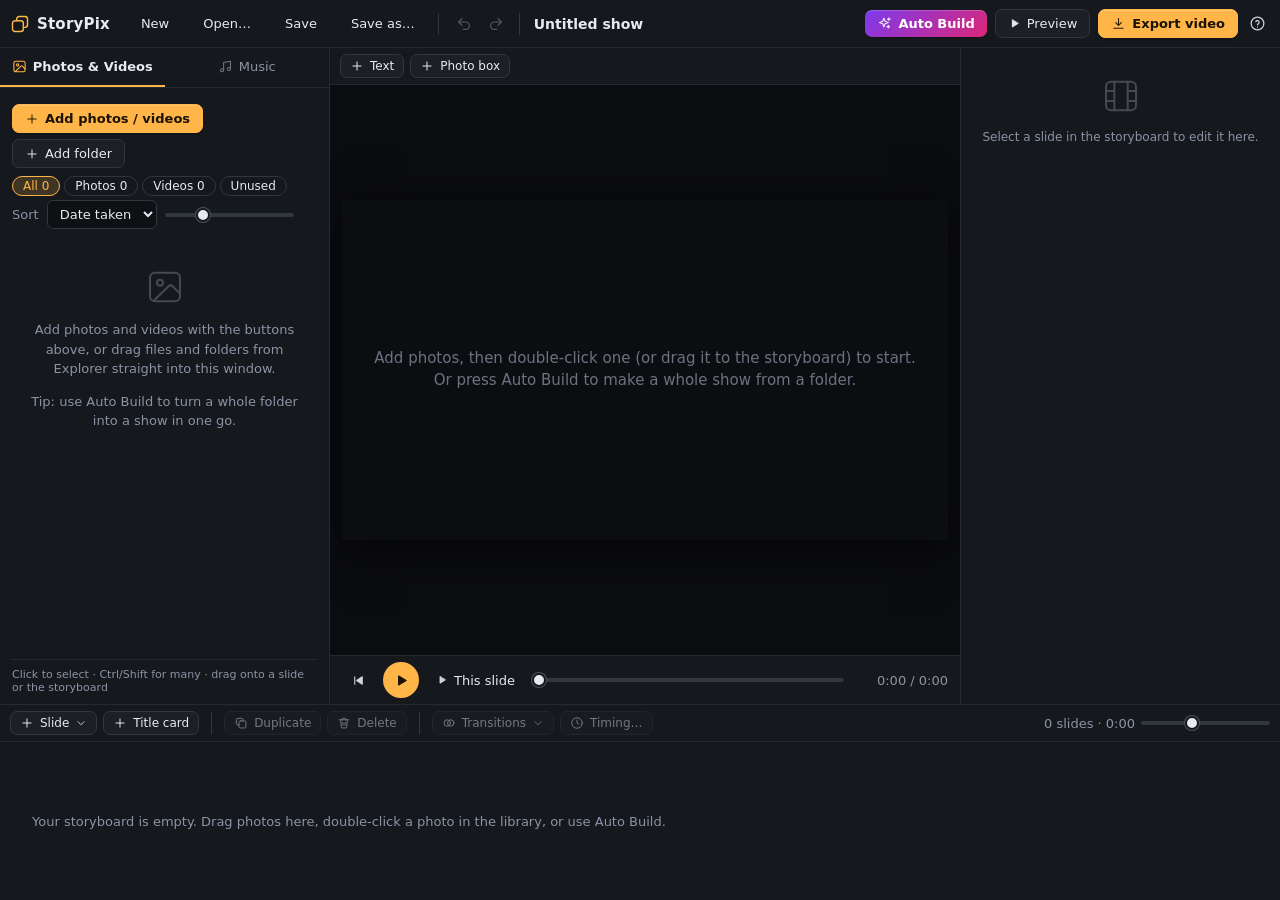
<file: web/StoryPix-Web-v0.6.0.html>
<!DOCTYPE html>
<html lang="en"><head>
<meta charset="utf-8">
<meta name="viewport" content="width=device-width, initial-scale=1">
<title>StoryPix</title>
<link rel="icon" type="image/svg+xml" href="data:image/svg+xml,%3Csvg%20xmlns%3D%22http%3A//www.w3.org/2000/svg%22%20viewBox%3D%220%200%2032%2032%22%3E%3Crect%20width%3D%2232%22%20height%3D%2232%22%20rx%3D%228%22%20fill%3D%22%2315181d%22/%3E%3Cg%20transform%3D%22translate%284%204%29%20scale%281%29%22%20fill%3D%22none%22%20stroke%3D%22%23ffb547%22%20stroke-width%3D%221.9%22%20stroke-linecap%3D%22round%22%20stroke-linejoin%3D%22round%22%3E%3Crect%20x%3D%223%22%20y%3D%228%22%20width%3D%2213%22%20height%3D%2213%22%20rx%3D%223%22/%3E%3Cpath%20d%3D%22M8%208V6a3%203%200%200%201%203-3h7a3%203%200%200%201%203%203v7a3%203%200%200%201-3%203h-2%22/%3E%3C/g%3E%3C/svg%3E">

<!-- StoryPix web version. App code (c) 2026 Michael Taylor, MIT License (see LICENSE of the desktop download). -->
<style>:root {
  --bg: #0e1013;
  --panel: #15181d;
  --panel2: #1c1f26;
  --line: #242932;
  --line2: #31373f;
  --text: #e8eaf0;
  --muted: #8b93a5;
  --accent: #ffb547;
  --accent2: #ff8a3d;
  --accent-ink: #1b1204;
  --blue: #5aa9ff;
  --ok: #4ade80;
  --warn: #fbbf24;
  --bad: #f87171;
  --radius: 9px;
  font-family: "Inter", "Segoe UI", system-ui, -apple-system, sans-serif;
  font-size: 13px;
  color-scheme: dark;
}
* { box-sizing: border-box; }
html, body { height: 100%; margin: 0; }
body {
  background: var(--bg); color: var(--text); overflow: hidden;
  display: grid; grid-template-rows: 48px minmax(0, 1fr) 196px; grid-template-columns: minmax(0, 1fr); user-select: none;
}
button, input, select, textarea { font: inherit; color: inherit; }
input[type="text"], input[type="number"], select, textarea {
  background: var(--bg); border: 1px solid var(--line2); border-radius: 6px; padding: 5px 8px; min-width: 0;
}
input[type="number"] { width: 72px; }
textarea { width: 100%; resize: vertical; user-select: text; }
input:focus, select:focus, textarea:focus { outline: 2px solid color-mix(in srgb, var(--accent) 60%, transparent); outline-offset: -1px; }
input[type="color"] { width: 34px; height: 26px; padding: 0; border: 1px solid var(--line2); border-radius: 6px; background: none; cursor: pointer; }
input[type="range"] { accent-color: var(--accent); min-width: 60px; }
input[type="checkbox"], input[type="radio"] { accent-color: var(--accent); }
.muted { color: var(--muted); }
.small { font-size: 12px; }
.grow { flex: 1; }
.nowrap { white-space: nowrap; }

/* ---------- buttons */
.btn {
  background: var(--panel2); border: 1px solid var(--line2); border-radius: 6px; padding: 6px 12px; cursor: pointer;
  white-space: nowrap; transition: background .12s, border-color .12s;
}
.btn:hover:not(:disabled) { background: #252a33; border-color: #444c5b; }
.btn:disabled { opacity: .45; cursor: default; }
.btn.small { padding: 4px 9px; font-size: 12px; }
.btn.primary { background: var(--accent); border-color: var(--accent); color: var(--accent-ink); font-weight: 600; }
.btn.primary:hover:not(:disabled) { background: #ffc46b; border-color: #ffc46b; }
.btn.danger { color: var(--bad); }
.btn.ghost { background: transparent; border-color: transparent; }
.btn.ghost:hover { background: var(--panel2); }
.btn.magic { background: linear-gradient(135deg, #7c3aed, #db2777); border: none; color: #fff; font-weight: 600; }
.btn.magic:hover { filter: brightness(1.12); background: linear-gradient(135deg, #7c3aed, #db2777); }
.icon-btn {
  background: transparent; border: 1px solid transparent; border-radius: 6px; width: 28px; height: 28px; cursor: pointer;
  display: inline-grid; place-items: center; color: var(--text); flex: none;
}
.icon-btn:hover:not(:disabled) { background: var(--panel2); border-color: var(--line2); }
.icon-btn:disabled { opacity: .35; cursor: default; }
.icon-btn.danger:hover { color: var(--bad); }
.icon-btn.playing { color: var(--accent); }
.btn-row { display: flex; gap: 6px; flex-wrap: wrap; align-items: center; margin: 6px 0; }
.btn-row.right { justify-content: flex-end; }
.tog { background: var(--bg); border: 1px solid var(--line2); border-radius: 6px; width: 30px; height: 28px; cursor: pointer; }
.tog.on { background: var(--accent); color: var(--accent-ink); border-color: var(--accent); }
.seg { display: inline-flex; border: 1px solid var(--line2); border-radius: 6px; overflow: hidden; flex-wrap: wrap; }
.seg button { background: var(--bg); border: none; padding: 4px 10px; cursor: pointer; border-right: 1px solid var(--line2); }
.seg button:last-child { border-right: none; }
.seg button.on { background: var(--accent); color: var(--accent-ink); font-weight: 600; }
.seg.counts button { width: 26px; padding: 4px 0; }
.chips { display: flex; gap: 4px; flex-wrap: wrap; margin: 8px 0 4px; }
.chip { background: transparent; border: 1px solid var(--line2); border-radius: 999px; padding: 2px 10px; cursor: pointer; font-size: 12px; }
.chip.on { background: color-mix(in srgb, var(--accent) 18%, transparent); border-color: var(--accent); color: var(--accent); }

/* ---------- top bar */
#topbar {
  min-width: 0; overflow: hidden;
  display: flex; align-items: center; gap: 4px; padding: 0 10px; background: var(--panel); border-bottom: 1px solid var(--line);
}
.brand { font-weight: 700; font-size: 15px; display: flex; align-items: center; gap: 7px; margin-right: 10px; letter-spacing: .2px; }
.logo { color: var(--accent); display: grid; place-items: center; }
.sep { width: 1px; height: 22px; background: var(--line2); margin: 0 6px; display: inline-block; }
.proj-name { background: transparent !important; border-color: transparent !important; font-weight: 600; font-size: 14px; flex: 0 1 240px; width: 240px; min-width: 90px; }
.proj-name:hover { border-color: var(--line2) !important; }
#topbar .btn { margin-left: 4px; }

/* ---------- workspace */
#workspace { display: grid; grid-template-columns: 330px minmax(0, 1fr) 320px; min-height: 0; }
.panel { background: var(--panel); min-height: 0; display: flex; flex-direction: column; }
#left { border-right: 1px solid var(--line); }
#right { border-left: 1px solid var(--line); }
.panel-body { flex: 1; overflow-y: auto; padding: 10px 12px; display: flex; flex-direction: column; min-height: 0; }
.tabs { display: flex; border-bottom: 1px solid var(--line); flex: none; }
.tab { flex: 1; background: transparent; border: none; padding: 11px 6px; cursor: pointer; color: var(--muted); border-bottom: 2px solid transparent; }
.tab.on { color: var(--text); border-bottom-color: var(--accent); font-weight: 600; }
.row { display: flex; align-items: center; gap: 8px; margin: 6px 0; }
.row.tight { margin: 4px 0; }
.row.wrap { flex-wrap: wrap; }
.row .lbl { color: var(--muted); min-width: 92px; flex: none; }
.row.slider input[type="range"] { flex: 1; }
.row .val { min-width: 44px; text-align: right; color: var(--muted); font-variant-numeric: tabular-nums; }
.row.check, label.check { gap: 7px; cursor: pointer; display: flex; align-items: center; }
.section { font-size: 12px; letter-spacing: .1px; color: #aab1c0; margin: 16px 0 7px; font-weight: 600; }
h4.sub { margin: 12px 0 4px; font-size: 12px; }
.props-group { border-bottom: 1px solid var(--line); padding-bottom: 8px; }
.props-group:last-child { border-bottom: none; }
.props-group.flash { animation: flash .9s; }
@keyframes flash { 0% { background: color-mix(in srgb, var(--accent) 25%, transparent); } 100% { background: transparent; } }
.note { background: var(--panel2); border-left: 3px solid var(--blue); padding: 7px 10px; border-radius: 4px; margin: 8px 0; font-size: 12px; line-height: 1.4; }
.note.warn { border-left-color: var(--warn); }
.note.ok { border-left-color: var(--ok); }
.kv { display: flex; justify-content: space-between; padding: 3px 0; }
.kv.big { font-size: 15px; padding: 8px 0; border-top: 1px solid var(--line); margin-top: 4px; }
.kv.sub { color: var(--muted); font-size: 12px; }
.empty { text-align: center; color: var(--muted); padding: 30px 12px; line-height: 1.5; }
.empty .big { font-size: 40px; margin-bottom: 6px; }
.empty.small { padding: 18px 8px; }

/* ---------- library */
.lib-tools { flex: none; }
.lib-grid {
  flex: 1; overflow-y: auto; display: grid; grid-template-columns: repeat(auto-fill, minmax(var(--thumb), 1fr)); gap: 6px;
  align-content: start; grid-auto-rows: max-content; padding: 4px 2px 8px; margin: 0 -4px; min-height: 120px;
}
.lib-folder { grid-column: 1 / -1; font-weight: 600; color: var(--accent); padding: 8px 2px 2px; font-size: 12px; }
.lib-item { position: relative; align-self: start; border-radius: 6px; overflow: hidden; background: #0b0c10; cursor: grab; border: 2px solid transparent; }
.lib-item::before { content: ""; display: block; padding-top: 100%; }
.lib-item:hover { border-color: var(--line2); }
.lib-item.sel { border-color: var(--accent); }
.lib-thumb { position: absolute; inset: 0; display: grid; place-items: center; }
.lib-thumb img { width: 100%; height: 100%; object-fit: cover; display: block; pointer-events: none; }
.badge { position: absolute; font-size: 10px; padding: 1px 5px; border-radius: 4px; background: rgba(0,0,0,.72); }
.badge.vid { left: 4px; bottom: 4px; }
.badge.used { right: 4px; top: 4px; background: var(--accent); color: var(--accent-ink); font-weight: 700; }
.sel-bar { flex: none; display: flex; align-items: center; gap: 6px; padding: 8px 0 0; border-top: 1px solid var(--line); flex-wrap: wrap; }
.sel-bar.hint { color: var(--muted); font-size: 11px; }
.music-list { display: flex; flex-direction: column; gap: 8px; margin: 10px 0; }
.music-card { background: var(--panel2); border: 1px solid var(--line); border-radius: var(--radius); padding: 8px 10px; }
.music-head { display: flex; gap: 8px; align-items: center; }
.music-num { background: var(--accent); color: var(--accent-ink); border-radius: 50%; width: 20px; height: 20px; display: grid; place-items: center; font-size: 11px; font-weight: 700; flex: none; }
.music-name { flex: 1; font-weight: 600; overflow: hidden; text-overflow: ellipsis; white-space: nowrap; }
.music-ctrls { display: flex; gap: 4px; align-items: center; margin-top: 6px; flex-wrap: wrap; }
.mini { display: inline-flex; gap: 4px; align-items: center; font-size: 11px; color: var(--muted); }
.mini input { width: 54px; padding: 2px 4px; }
.music-summary { background: var(--panel2); border-radius: var(--radius); padding: 10px; }
.music-summary .btn { width: 100%; margin-top: 6px; }

/* ---------- centre */
#center { display: flex; flex-direction: column; min-width: 0; min-height: 0; background: #0b0c10; }
#stage-tools { display: flex; gap: 6px; align-items: center; padding: 6px 10px; border-bottom: 1px solid var(--line); background: var(--panel); }
#stage-wrap { flex: 1; min-height: 0; position: relative; overflow: hidden; }
.stage { position: absolute; left: 50%; top: 50%; transform: translate(-50%, -50%); box-shadow: 0 10px 40px rgba(0,0,0,.6); }
.stage-canvas { width: 100%; height: 100%; display: block; background: #000; }
.stage-overlay { position: absolute; inset: 0; }
.is-playing .stage-overlay { display: none; }
.stage.drop-any { outline: 3px dashed var(--accent); outline-offset: 4px; }
.stage-banner { display: none; position: absolute; left: 50%; top: 10px; transform: translateX(-50%); background: rgba(0,0,0,.8); padding: 6px 12px; border-radius: 999px; font-size: 12px; pointer-events: none; white-space: nowrap; }
.box { position: absolute; cursor: move; transform-origin: center; }
.box:hover { outline: 1px dashed rgba(255,255,255,.55); }
.box.sel { outline: 2px solid var(--accent); }
.box.pan { outline: 2px dashed var(--blue); cursor: grab; }
.box.drop-target { outline: 3px solid var(--accent); background: color-mix(in srgb, var(--accent) 15%, transparent); }
.box.text:not(.sel):not(:hover) { outline: 1px dotted rgba(255,255,255,.22); }
.hd { position: absolute; width: 11px; height: 11px; background: #fff; border: 2px solid var(--accent); border-radius: 2px; }
.hd-nw { left: -6px; top: -6px; cursor: nwse-resize; } .hd-ne { right: -6px; top: -6px; cursor: nesw-resize; }
.hd-sw { left: -6px; bottom: -6px; cursor: nesw-resize; } .hd-se { right: -6px; bottom: -6px; cursor: nwse-resize; }
.hd-n { left: calc(50% - 6px); top: -6px; cursor: ns-resize; } .hd-s { left: calc(50% - 6px); bottom: -6px; cursor: ns-resize; }
.hd-e { right: -6px; top: calc(50% - 6px); cursor: ew-resize; } .hd-w { left: -6px; top: calc(50% - 6px); cursor: ew-resize; }
.hd-rot { position: absolute; left: calc(50% - 7px); top: -30px; width: 14px; height: 14px; border-radius: 50%; background: var(--accent); cursor: grab; }
.hd-rot::after { content: ""; position: absolute; left: 6px; top: 14px; width: 2px; height: 14px; background: var(--accent); }
.guide { position: absolute; background: #ff3cac; pointer-events: none; }
.guide.x { top: 0; bottom: 0; width: 1px; } .guide.y { left: 0; right: 0; height: 1px; }
#transport .icon-btn { width: auto; padding: 0 8px; white-space: nowrap; }
#transport { display: flex; align-items: center; gap: 8px; padding: 6px 12px; background: var(--panel); border-top: 1px solid var(--line); }
.play-btn { width: 36px; height: 36px; border-radius: 50%; border: none; background: var(--accent); color: var(--accent-ink); font-size: 14px; cursor: pointer; flex: none; }
.scrub { flex: 1; }
.time { font-variant-numeric: tabular-nums; color: var(--muted); min-width: 96px; text-align: right; }

/* ---------- props */
.props textarea { margin: 4px 0; }
.slide-head { display: flex; flex-direction: column; gap: 2px; padding-bottom: 4px; }
.media-chip { display: flex; gap: 8px; align-items: center; background: var(--panel2); border-radius: 6px; padding: 6px; }
.media-chip img { width: 48px; height: 48px; object-fit: cover; border-radius: 4px; }
.media-chip .name { font-weight: 600; word-break: break-all; }
.layout-grid { display: grid; grid-template-columns: repeat(3, 1fr); gap: 6px; margin: 8px 0; }
.layout-mini { position: relative; aspect-ratio: 16/9; background: var(--bg); border: 2px solid var(--line2); border-radius: 4px; cursor: pointer; }
.layout-mini:hover { border-color: #5a6375; }
.layout-mini.on { border-color: var(--accent); }
.layout-mini i { position: absolute; background: #4b5468; border-radius: 1px; }
.layout-mini.on i { background: color-mix(in srgb, var(--accent) 70%, #333); }
.preset-row { display: flex; flex-wrap: wrap; gap: 4px; margin-bottom: 4px; }
.preset { background: var(--bg); border: 1px solid var(--line2); border-radius: 6px; padding: 4px 8px; cursor: pointer; font-size: 12px; }
.preset.on { border-color: var(--accent); color: var(--accent); }

/* ---------- storyboard */
#storyboard { min-width: 0; background: var(--panel); border-top: 1px solid var(--line); display: flex; flex-direction: column; min-height: 0; }
.sb-tools { display: flex; align-items: center; gap: 6px; padding: 6px 10px; border-bottom: 1px solid var(--line); flex: none; }
.sb-info { color: var(--muted); font-variant-numeric: tabular-nums; }
.sb-strip { min-width: 0; flex: 1; display: flex; align-items: center; gap: 0; overflow-x: auto; overflow-y: hidden; padding: 8px 12px; position: relative; }
.sb-card { flex: none; width: var(--card); background: var(--panel2); border: 2px solid transparent; border-radius: 7px; padding: 4px; cursor: pointer; }
.sb-card:hover { border-color: var(--line2); }
.sb-card.sel { border-color: color-mix(in srgb, var(--accent) 55%, transparent); }
.sb-card.current { border-color: var(--accent); }
.sb-card.playing { box-shadow: 0 0 0 2px var(--blue); }
.sb-card.drop-into { border-color: var(--blue); background: color-mix(in srgb, var(--blue) 20%, var(--panel2)); }
.sb-thumb canvas { width: 100%; aspect-ratio: 16/9; display: block; border-radius: 4px; background: #000; }
.sb-meta { display: flex; gap: 5px; align-items: center; padding: 3px 2px 0; font-size: 11px; color: var(--muted); }
.sb-num { color: var(--text); font-weight: 600; }
.warn-ic { color: var(--warn); }
.sb-trans { flex: none; width: 24px; text-align: center; color: var(--muted); cursor: pointer; font-size: 13px; padding: 4px 0; border-radius: 4px; }
.sb-trans:hover { color: var(--accent); background: var(--panel2); }
.sb-indicator { display: none; position: absolute; top: 6px; bottom: 6px; width: 3px; background: var(--accent); border-radius: 2px; pointer-events: none; }
.sb-empty { color: var(--muted); padding: 0 20px; }

/* ---------- drag, toast, menus */
body.dragging, body.dragging * { cursor: grabbing !important; }
.drag-ghost { position: fixed; z-index: 1000; pointer-events: none; background: var(--accent); color: var(--accent-ink); padding: 4px 10px; border-radius: 6px; font-weight: 600; font-size: 12px; box-shadow: 0 4px 16px rgba(0,0,0,.5); }
#toast-root { position: fixed; right: 16px; bottom: 210px; display: flex; flex-direction: column; gap: 8px; z-index: 900; align-items: flex-end; }
.toast, .busy { background: #262b36; border: 1px solid var(--line2); border-left: 4px solid var(--blue); padding: 9px 14px; border-radius: 6px; box-shadow: 0 6px 24px rgba(0,0,0,.45); max-width: 420px; transition: opacity .4s, transform .4s; }
.toast.ok { border-left-color: var(--ok); } .toast.warn { border-left-color: var(--warn); } .toast.error { border-left-color: var(--bad); }
.toast.out { opacity: 0; transform: translateY(8px); }
.busy { display: flex; gap: 10px; align-items: center; }
.busy.inline { background: transparent; border: none; box-shadow: none; padding: 6px 0; }
.spinner { width: 16px; height: 16px; border: 2px solid var(--line2); border-top-color: var(--accent); border-radius: 50%; animation: spin .8s linear infinite; display: inline-block; flex: none; }
@keyframes spin { to { transform: rotate(360deg); } }
.ctx-menu { position: fixed; z-index: 1100; background: #232833; border: 1px solid var(--line2); border-radius: 8px; padding: 4px; min-width: 220px; box-shadow: 0 10px 30px rgba(0,0,0,.5); }
.ctx-item { padding: 7px 12px; border-radius: 5px; cursor: pointer; }
.ctx-item:hover { background: var(--accent); color: var(--accent-ink); }
.ctx-item.disabled { color: var(--muted); cursor: default; font-size: 11px; }
.ctx-item.disabled:hover { background: none; color: var(--muted); }
.ctx-sep { height: 1px; background: var(--line2); margin: 4px 0; }

/* ---------- modal */
.modal-back { position: fixed; inset: 0; background: rgba(5,6,10,.66); display: grid; place-items: center; z-index: 800; }
.modal { background: var(--panel); border: 1px solid var(--line2); border-radius: 12px; width: min(520px, 94vw); max-height: 90vh; display: flex; flex-direction: column; box-shadow: 0 20px 60px rgba(0,0,0,.6); }
.modal.wide { width: min(760px, 95vw); }
.modal.xl { width: min(1180px, 96vw); height: min(860px, 92vh); }
.modal-head { display: flex; align-items: center; justify-content: space-between; padding: 14px 18px; border-bottom: 1px solid var(--line); }
.modal-head h2 { margin: 0; font-size: 16px; }
.modal-body { padding: 14px 18px; overflow-y: auto; flex: 1; line-height: 1.45; }
.modal-body p { margin: 6px 0 10px; }
.modal-foot { display: flex; justify-content: flex-end; gap: 8px; padding: 12px 18px; border-top: 1px solid var(--line); }
.form .row .lbl { min-width: 100px; }
.path { font-family: Consolas, monospace; font-size: 12px; word-break: break-all; user-select: text; }
pre.err { white-space: pre-wrap; background: var(--bg); padding: 10px; border-radius: 6px; font-size: 12px; user-select: text; }
.export-progress .phase { font-weight: 600; margin-bottom: 10px; }
.bar { height: 10px; background: var(--bg); border-radius: 999px; overflow: hidden; margin-bottom: 8px; }
.bar-fill { height: 100%; width: 0; background: linear-gradient(90deg, var(--accent2), var(--accent)); transition: width .3s; }
table.keys { border-collapse: collapse; width: 100%; margin: 10px 0; }
table.keys td { padding: 5px 6px; border-bottom: 1px solid var(--line); }
kbd { background: var(--bg); border: 1px solid var(--line2); border-radius: 4px; padding: 1px 6px; font-family: inherit; font-size: 12px; }

/* ---------- auto build */
.ab { display: grid; grid-template-columns: 1fr 340px; gap: 20px; height: 100%; min-height: 0; }
.ab-left { overflow-y: auto; padding-right: 8px; min-height: 0; }
.ab-right { overflow-y: auto; min-height: 0; }
.ab-card { background: var(--panel2); border: 1px solid var(--line); border-radius: 10px; padding: 14px 16px; }
.ab-card h3 { margin: 0 0 8px; }
h3.step { display: flex; align-items: center; gap: 8px; margin: 18px 0 8px; font-size: 14px; }
h3.step:first-child { margin-top: 0; }
h3.step span { background: var(--accent); color: var(--accent-ink); width: 22px; height: 22px; border-radius: 50%; display: grid; place-items: center; font-size: 12px; }
.ab .row .lbl { min-width: 130px; }
.radio { display: inline-flex; align-items: center; gap: 6px; cursor: pointer; margin-right: 14px; }
.ab-groups { display: flex; flex-direction: column; gap: 4px; margin: 6px 0; }
.ab-group { display: flex; align-items: center; gap: 6px; background: var(--panel2); padding: 4px 6px; border-radius: 6px; }
.ab-group.off { opacity: .5; }
.ab-order { width: 20px; text-align: center; color: var(--muted); }
.ab-songs { display: flex; flex-direction: column; gap: 4px; margin: 6px 0; }
.ab-song { display: flex; align-items: center; gap: 8px; background: var(--panel2); padding: 4px 8px; border-radius: 6px; }
.ab-opts { display: flex; flex-direction: column; gap: 6px; margin: 4px 0 10px; }
.ab-mode { border-top: 1px solid var(--line); margin-top: 10px; padding-top: 8px; }
.pace { display: flex; gap: 12px; align-items: center; background: var(--bg); border-radius: 8px; padding: 10px 12px; margin: 10px 0; border-left: 4px solid var(--muted); }
.pace.ok { border-left-color: var(--ok); } .pace.warn { border-left-color: var(--warn); } .pace.bad { border-left-color: var(--bad); }
.pace-num { font-size: 26px; font-weight: 700; font-variant-numeric: tabular-nums; }
.pace.ok .pace-num { color: var(--ok); } .pace.warn .pace-num { color: var(--warn); } .pace.bad .pace-num { color: var(--bad); }
.pace-lbl { font-size: 12px; color: var(--muted); }
.pace-txt { font-weight: 600; }
.numwrap { display: inline-flex; align-items: center; gap: 6px; margin-left: 6px; }

::-webkit-scrollbar { width: 10px; height: 10px; }
::-webkit-scrollbar-thumb { background: #353b48; border-radius: 6px; border: 2px solid var(--panel); }
::-webkit-scrollbar-track { background: transparent; }
.val-input { width: 64px; flex: none; text-align: right; padding: 3px 6px !important; font-variant-numeric: tabular-nums; color: var(--text); background: var(--bg); user-select: text; }
.time-input { width: 70px; text-align: right; font-variant-numeric: tabular-nums; user-select: text; }
.row.slider input[type="range"] { flex: 1; min-width: 50px; }
/* ---------- trim */
.trim-player { background: #000; border-radius: 8px; overflow: hidden; display: grid; place-items: center; height: 340px; }
.trim-video { max-width: 100%; max-height: 340px; display: block; }
.trim-controls { display: flex; align-items: center; gap: 8px; margin: 10px 0; }
.trim-now { font-variant-numeric: tabular-nums; font-weight: 600; }
.trim-bar { position: relative; height: 64px; border-radius: 6px; overflow: visible; cursor: pointer; margin: 6px 8px 12px; background: #11141a; touch-action: none; }
.trim-strip { width: 100%; height: 100%; display: block; border-radius: 6px; pointer-events: none; }
.trim-shade { position: absolute; top: 0; bottom: 0; background: rgba(5,6,10,.72); pointer-events: none; }
.trim-shade.left { left: 0; border-radius: 6px 0 0 6px; }
.trim-shade.right { right: 0; border-radius: 0 6px 6px 0; }
.trim-sel { position: absolute; top: -2px; bottom: -2px; border: 3px solid var(--accent); border-radius: 4px; pointer-events: none; }
.trim-handle { position: absolute; top: -8px; bottom: -8px; width: 14px; margin-left: -7px; background: var(--accent); border-radius: 4px; cursor: ew-resize; box-shadow: 0 2px 6px rgba(0,0,0,.5); }
.trim-handle::after { content: ""; position: absolute; left: 5px; top: 30%; bottom: 30%; width: 4px; border-left: 1px solid var(--accent-ink); border-right: 1px solid var(--accent-ink); }
.trim-head { position: absolute; top: -6px; bottom: -6px; width: 2px; margin-left: -1px; background: #fff; pointer-events: none; box-shadow: 0 0 4px #000; }
.trim-fields { display: flex; align-items: center; gap: 16px; flex-wrap: wrap; }
.trim-fields .row { gap: 6px; }
.music-grid { display: grid; grid-template-columns: 1fr auto 28px; gap: 4px 6px; align-items: center; margin: 8px 0 2px; font-size: 12px; }
.music-card a { color: var(--accent); }
.trim-fields .kv { gap: 6px; }
/* ---------- zoom to a spot */
.zs-main { display: flex; gap: 16px; align-items: flex-start; }
.zs-wrap { flex: 1; display: grid; place-items: center; background: #000; border-radius: 8px; padding: 10px; min-height: 300px; }
.zs-stage { position: relative; user-select: none; touch-action: none; }
.zs-img { width: 100%; height: 100%; display: block; pointer-events: none; }
.zs-box { position: absolute; border: 3px solid; border-radius: 3px; cursor: move; box-shadow: 0 0 0 9999px rgba(0,0,0,.0); }
.zs-box span { position: absolute; left: -3px; top: -22px; font-size: 11px; font-weight: 700; padding: 1px 6px; border-radius: 3px; color: #111; }
.zs-box.start { border-color: #4ade80; } .zs-box.start span, .zs-box.start .zs-corner { background: #4ade80; }
.zs-box.end { border-color: var(--accent); } .zs-box.end span, .zs-box.end .zs-corner { background: var(--accent); }
.zs-corner { position: absolute; right: -8px; bottom: -8px; width: 14px; height: 14px; border-radius: 3px; cursor: nwse-resize; border: 2px solid #111; }
.zs-side { width: 330px; display: flex; flex-direction: column; gap: 8px; }
.zs-preview { width: 100%; height: auto; background: #000; border-radius: 6px; }
.btn-col { display: flex; flex-direction: column; gap: 6px; }
.modal.wide:has(.zs) { width: min(1180px, 96vw); }

/* ---------- icons */
.ic { display: block; flex: none; fill: none; stroke: currentColor; stroke-width: 1.7; stroke-linecap: round; stroke-linejoin: round; }
.ic .f { fill: currentColor; stroke: none; }
.ic .fs { fill: currentColor; }
.ic-lbl { display: inline-flex; align-items: center; gap: 6px; }
.ic-lbl .ic ~ .ic { margin-left: 6px; }
.btn, .tab, .chip, .preset, .seg button { display: inline-flex; align-items: center; justify-content: center; gap: 6px; }
.tab .ic { opacity: .75; }
.tab.on .ic { opacity: 1; color: var(--accent); }
.btn.primary .ic, .btn.magic .ic { opacity: .95; }
.icon-btn .ic { opacity: .9; }
.icon-btn:hover:not(:disabled) .ic { opacity: 1; }
#transport .icon-btn { display: inline-flex; align-items: center; gap: 6px; }
.play-btn { display: grid; place-items: center; transition: transform .12s, background .12s; }
.play-btn:hover { background: #ffc46b; }
.play-btn:active { transform: scale(.95); }
.play-btn .ic { margin-left: 1px; }
.play-btn[data-st="pause"] .ic { margin-left: 0; }
.sb-trans { display: grid; place-items: center; }
.sb-meta span { display: inline-flex; align-items: center; }
.badge { display: inline-flex; align-items: center; gap: 3px; }
.badge .ic { stroke-width: 2.2; }
.warn-ic { color: var(--warn); }
.sel-bar { gap: 5px; }
.sel-bar .btn.small { padding: 4px 8px; }
.sel-bar .btn.ghost { padding: 4px 6px; margin-left: auto; }
.lib-grid > .empty { grid-column: 1 / -1; }
.empty .big { line-height: 0; margin-bottom: 12px; }
.empty .big .ic { margin: 0 auto; opacity: .4; stroke-width: 1.2; }
.note.has-ic { display: flex; gap: 9px; align-items: flex-start; }
.note.has-ic .ic { margin-top: 1px; }
.note.warn.has-ic .ic { color: var(--warn); }
.note.ok.has-ic .ic { color: var(--ok); }
.modal-head h2 .ic-lbl { gap: 9px; }
.modal-head h2 .ic { color: var(--accent); }
h4.sub.ic-lbl { display: flex; margin: 14px 0 6px; }
.section .ic-lbl { gap: 7px; }
.section .ic { color: var(--muted); }
.ab-song .ic-lbl .ic, .music-name .ic { color: var(--muted); }

/* ---------- polish */
body { -webkit-font-smoothing: antialiased; text-rendering: optimizeLegibility; }
:focus-visible { outline: 2px solid color-mix(in srgb, var(--accent) 65%, transparent); outline-offset: 2px; }
input:focus-visible, select:focus-visible, textarea:focus-visible { outline-offset: -1px; }
input[type="text"], input[type="number"], select, textarea { transition: border-color .12s; }
input[type="text"]:hover, input[type="number"]:hover, select:hover, textarea:hover { border-color: #444c5b; }
.btn { border-radius: 7px; font-weight: 500; }
.btn.primary, .btn.magic { font-weight: 600; }
.btn.primary { box-shadow: inset 0 1px 0 rgba(255,255,255,.22), 0 1px 2px rgba(0,0,0,.3); }
.btn.magic { box-shadow: inset 0 1px 0 rgba(255,255,255,.2), 0 1px 2px rgba(0,0,0,.3); }
.btn:active:not(:disabled), .icon-btn:active:not(:disabled) { transform: translateY(.5px); }
.icon-btn { border-radius: 7px; transition: background .12s, border-color .12s, color .12s; }
.tab { transition: color .12s, background .12s; font-weight: 500; }
.tab:hover:not(.on) { color: var(--text); background: rgba(255,255,255,.025); }
.seg { border-radius: 7px; }
.seg button { transition: background .12s; min-height: 26px; }
.seg button:hover:not(.on) { background: var(--panel2); }
.chip, .preset { transition: border-color .12s, background .12s; }
.chip:hover:not(.on), .preset:hover:not(.on) { border-color: #4a5263; }
.lib-item { border-radius: 7px; }
.lib-item:hover { border-color: #4a5263; }
.sb-card { border-radius: 9px; transition: border-color .12s, background .12s; }
.sb-thumb canvas { border-radius: 5px; }
.music-card, .music-summary, .ab-card { border-radius: 10px; }
.modal { border-radius: 14px; }
.modal-back { backdrop-filter: blur(3px); }
.modal-head { padding: 15px 20px; }
.modal-head h2 { font-size: 16px; font-weight: 650; letter-spacing: .1px; }
.toast, .busy { border-radius: 8px; }
.ctx-menu { border-radius: 10px; padding: 5px; }
.ctx-item { border-radius: 6px; }
kbd { box-shadow: 0 1px 0 var(--line2); }
::-webkit-scrollbar-thumb:hover { background: #4a5263; }

/* sliders */
input[type="range"] { -webkit-appearance: none; appearance: none; height: 18px; background: transparent; cursor: pointer; margin: 0; }
input[type="range"]::-webkit-slider-runnable-track { height: 4px; border-radius: 999px; background: var(--line2); }
input[type="range"]::-webkit-slider-thumb { -webkit-appearance: none; box-sizing: border-box; width: 14px; height: 14px; margin-top: -5px; border-radius: 50%; background: #e8eaf0; border: 2px solid var(--panel); box-shadow: 0 0 0 1px #4a5263; transition: background .12s; }
input[type="range"]:hover::-webkit-slider-thumb { background: var(--accent); }
input[type="range"]::-moz-range-track { height: 4px; border-radius: 999px; background: var(--line2); }
input[type="range"]::-moz-range-thumb { box-sizing: border-box; width: 14px; height: 14px; border-radius: 50%; background: #e8eaf0; border: 2px solid var(--panel); box-shadow: 0 0 0 1px #4a5263; }
input[type="range"]:hover::-moz-range-thumb { background: var(--accent); }
input[type="range"]:focus-visible { outline-offset: 3px; border-radius: 4px; }
@media (prefers-reduced-motion: reduce) { * { transition: none !important; animation-duration: .01ms !important; } }
</style>
</head><body>
  <header id="topbar"></header>
  <main id="workspace">
    <aside id="left" class="panel"></aside>
    <section id="center">
      <div id="stage-tools"></div>
      <div id="stage-wrap"></div>
      <div id="transport"></div>
    </section>
    <aside id="right" class="panel"></aside>
  </main>
  <footer id="storyboard"></footer>
  <div id="modal-root"></div>
  <div id="toast-root"></div>
  
<script>// StoryPix web backend: replaces the desktop (Tauri + ffmpeg) backend with browser APIs.
(() => {
  "use strict";
  const FS = new Map(), URLS = new Map(), FOLDERS = new Map(), SIG = new Map();
  let seq = 1, cancel = false, lastExport = null;
  const B = {};
  const emit = (e, p) => B.listeners?.[e]?.(p);
  const sleep = (ms) => new Promise((r) => setTimeout(r, ms));
  const yieldNow = () => new Promise((r) => { const c = new MessageChannel(); c.port1.onmessage = () => r(); c.port2.postMessage(0); });
  const IMG = /\.(jpe?g|jfif|png|webp|gif|bmp|avif|heic|heif)$/i, VID = /\.(mp4|m4v|mov|webm|mkv|avi|wmv|mpe?g|3gp|ogv)$/i, AUD = /\.(mp3|wav|m4a|aac|flac|ogg|wma|aiff?|opus)$/i;
  const kindOf = (n, t = "") => (/^image\//.test(t) || IMG.test(n) ? "image" : /^video\//.test(t) || VID.test(n) ? "video" : /^audio\//.test(t) || AUD.test(n) ? "audio" : null);
  const base = (p) => String(p).split(/[\\/]/).pop();

  function put(file, rel) {
    const sig = `${rel}|${file.size}|${file.lastModified}`;
    let p = SIG.get(sig);
    if (p) return p;
    p = `mem:/${seq++}/${rel}`;
    SIG.set(sig, p);
    FS.set(p, { blob: file, name: file.name });
    return p;
  }
  function putFolder(files) { // files: [{file, relPath}] where relPath = "Folder/sub/a.jpg"
    const bp = `mem:/folder/${seq++}/${files[0].relPath.split("/")[0]}`;
    FOLDERS.set(bp, files.map(({ file, relPath }) => ({ rel: relPath.split("/").slice(1, -1).join("/"), path: put(file, relPath) })));
    return bp;
  }
  function src(p) {
    if (!p) return "";
    let u = URLS.get(p);
    if (u) return u;
    const e = FS.get(p);
    if (!e) return p;
    u = URL.createObjectURL(e.blob);
    URLS.set(p, u);
    return u;
  }
  function download(blob, name) {
    const a = document.createElement("a");
    a.href = URL.createObjectURL(blob); a.download = name;
    document.body.append(a); a.click(); a.remove();
    setTimeout(() => URL.revokeObjectURL(a.href), 120000);
  }
  function pick({ accept = "", dir = false } = {}) {
    return new Promise((res) => {
      const i = document.createElement("input");
      i.type = "file"; i.accept = accept; i.multiple = true; i.style.display = "none";
      if (dir) i.webkitdirectory = true;
      i.onchange = () => { res([...i.files]); i.remove(); };
      i.oncancel = () => { res([]); i.remove(); };
      document.body.append(i);
      i.click();
    });
  }
  const once = (el, ev, ms = 20000) => new Promise((ok, no) => {
    const t = setTimeout(ok, ms);
    el.addEventListener(ev, () => { clearTimeout(t); ok(); }, { once: true });
    el.addEventListener("error", () => { clearTimeout(t); no(new Error("can't read this file")); }, { once: true });
  });

  // ---------- picking & folders
  B.app_info = () => ({ ffmpeg: true, ffmpegPath: "" });
  B.pick_files = async ({ kind }) => {
    const accept = kind === "audio" ? "audio/*,.mp3,.m4a,.wav,.flac,.ogg,.opus,.aac,.wma,.aif,.aiff" : kind === "project" ? ".storypix,.psproj,.json" : "image/*,video/*,.heic,.heif";
    return (await pick({ accept })).map((f) => put(f, f.name));
  };
  B.pick_folder = async () => {
    const files = await pick({ dir: true });
    return files.length ? putFolder(files.map((f) => ({ file: f, relPath: f.webkitRelativePath || f.name }))) : null;
  };
  B.pick_save = ({ defaultName }) => defaultName;
  B.list_folder = ({ path }) => {
    const g = new Map();
    for (const { rel, path: p } of FOLDERS.get(path) || []) {
      const k = kindOf(base(p), FS.get(p).blob.type);
      if (!k) continue;
      let e = g.get(rel);
      if (!e) g.set(rel, (e = { rel, files: [], photos: 0, videos: 0 }));
      e.files.push(p);
      if (k === "image") e.photos++;
      if (k === "video") e.videos++;
    }
    return [...g.values()];
  };
  B.paths_exist = ({ paths }) => paths.map((p) => FS.has(p));
  B.read_text = async ({ path }) => FS.get(path).blob.text();
  B.write_text = ({ path, content }) => download(new Blob([content], { type: "application/json" }), base(path));
  B.autosave = ({ content }) => { try { localStorage.setItem("storypix.autosave", content); } catch {} };
  B.load_autosave = () => { try { return localStorage.getItem("storypix.autosave"); } catch { return null; } };
  B.clear_autosave = () => { try { localStorage.removeItem("storypix.autosave"); } catch {} };
  B.save_overlay = ({ name }) => `ov:/${name}`;
  B.reveal = () => {};
  B.open_path = () => { if (lastExport) window.open(lastExport.url, "_blank"); };
  B.fileSrc = src;

  // ---------- reading media
  async function exifDate(file) {
    if (!/jpe?g/i.test(file.type) && !/\.jpe?g$/i.test(file.name)) return 0;
    try {
      const d = new DataView(await file.slice(0, 131072).arrayBuffer());
      if (d.getUint16(0) !== 0xffd8) return 0;
      for (let o = 2; o + 4 < d.byteLength;) {
        const m = d.getUint16(o), len = d.getUint16(o + 2);
        if (m === 0xffe1 && d.getUint32(o + 4) === 0x45786966) {
          const t = o + 10, le = d.getUint16(t) === 0x4949;
          const u16 = (x) => d.getUint16(t + x, le), u32 = (x) => d.getUint32(t + x, le);
          const find = (ifd, tag) => { const n = u16(ifd); for (let i = 0; i < n; i++) { const e = ifd + 2 + i * 12; if (u16(e) === tag) return e; } return -1; };
          const ex = find(u32(4), 0x8769);
          let e = ex >= 0 ? find(u32(ex + 8), 0x9003) : -1;
          if (e < 0) e = find(u32(4), 0x0132);
          if (e < 0) return 0;
          const s = String.fromCharCode(...new Uint8Array(d.buffer, t + u32(e + 8), 19)).match(/(\d+):(\d+):(\d+) (\d+):(\d+):(\d+)/);
          return s ? new Date(+s[1], s[2] - 1, +s[3], +s[4], +s[5], +s[6]).getTime() : 0;
        }
        if ((m & 0xff00) !== 0xff00) break;
        o += 2 + len;
      }
    } catch {}
    return 0;
  }
  async function probe(p, folder) {
    const { blob, name } = FS.get(p), kind = kindOf(name, blob.type);
    if (!kind) return null;
    const it = { path: p, name, kind, folder, width: 0, height: 0, duration: 0, date: blob.lastModified || 0, hasAudio: false };
    if (kind === "image") {
      const b = await createImageBitmap(blob);
      it.width = b.width; it.height = b.height; b.close();
      it.date = (await exifDate(blob)) || it.date;
    } else {
      const el = document.createElement(kind);
      el.preload = "metadata"; el.muted = true; el.src = src(p);
      await once(el, "loadedmetadata");
      it.duration = isFinite(el.duration) ? el.duration : 0;
      if (kind === "video") {
        it.width = el.videoWidth; it.height = el.videoHeight;
        it.hasAudio = el.mozHasAudio ?? (el.audioTracks ? el.audioTracks.length > 0 : true);
      }
      el.removeAttribute("src"); el.load();
    }
    return it;
  }
  B.import_files = async ({ files, folders }) => {
    const jobs = [];
    files.forEach((p, i) => {
      if (FOLDERS.has(p)) for (const e of FOLDERS.get(p)) { if (kindOf(base(e.path), FS.get(e.path).blob.type) !== "audio") jobs.push({ p: e.path, folder: e.rel }); }
      else if (FS.has(p)) jobs.push({ p, folder: folders?.[i] ?? "" });
    });
    const out = new Array(jobs.length), failed = [];
    let next = 0;
    await Promise.all(Array.from({ length: 6 }, async () => {
      while (next < jobs.length) {
        const i = next++;
        try { out[i] = await probe(jobs[i].p, jobs[i].folder); if (!out[i]) failed.push(base(jobs[i].p)); } catch { failed.push(base(jobs[i].p)); }
      }
    }));
    return { items: out.filter(Boolean), failed };
  };

  // ---------- preview copies (thumbnails + smaller photos)
  async function shrink(s, max, q) {
    const w = s.videoWidth || s.width, h = s.videoHeight || s.height, k = Math.min(1, max / Math.max(w, h));
    const c = document.createElement("canvas");
    c.width = Math.max(1, Math.round(w * k)); c.height = Math.max(1, Math.round(h * k));
    const x = c.getContext("2d");
    x.imageSmoothingQuality = "high"; x.drawImage(s, 0, 0, c.width, c.height);
    return new Promise((ok, no) => c.toBlob((b) => (b ? ok(b) : no(new Error("couldn't make preview"))), "image/jpeg", q));
  }
  async function makeProxy(m) {
    const ent = FS.get(m.path);
    if (!ent) throw new Error("file missing");
    let thumb, proxy = null;
    if (m.kind === "image") {
      const bmp = await createImageBitmap(ent.blob);
      thumb = await shrink(bmp, 360, 0.8); proxy = await shrink(bmp, 1920, 0.9); bmp.close();
    } else {
      const v = document.createElement("video");
      v.muted = true; v.preload = "auto"; v.src = src(m.path);
      await once(v, "loadeddata");
      v.currentTime = Math.max(0.05, Math.min(1, (v.duration || 1) * 0.1));
      await once(v, "seeked");
      thumb = await shrink(v, 360, 0.8);
      v.removeAttribute("src"); v.load();
    }
    const tp = `cache:/t/${m.id}.jpg`, pp = proxy ? `cache:/p/${m.id}_p.jpg` : null;
    FS.set(tp, { blob: thumb }); if (pp) FS.set(pp, { blob: proxy });
    emit("proxy-ready", { id: m.id, thumb: tp, proxy: pp });
  }
  const queue = []; let running = 0;
  function pump() {
    while (running < 3 && queue.length) {
      const m = queue.shift(); running++;
      makeProxy(m).catch((e) => emit("proxy-ready", { id: m.id, error: String(e?.message || e) })).finally(() => { running--; pump(); });
    }
  }
  B.request_proxies = ({ items }) => { for (const m of items) if (m.kind !== "audio") queue.push(m); pump(); };
  B.cache_info = () => [...FS].reduce((a, [k, v]) => a + (k.startsWith("cache:/") ? v.blob.size : 0), 0);
  B.clear_cache = () => {
    for (const k of [...FS.keys()]) if (k.startsWith("cache:/")) { FS.delete(k); const u = URLS.get(k); if (u) URL.revokeObjectURL(u); URLS.delete(k); }
    return 0;
  };

  // ---------- drag & drop (files and folders)
  async function walk(en, rel, out) {
    if (en.isFile) { out.push({ file: await new Promise((ok, no) => en.file(ok, no)), relPath: rel }); return; }
    const rd = en.createReader();
    for (;;) {
      const ents = await new Promise((ok, no) => rd.readEntries(ok, no));
      if (!ents.length) break;
      for (const c of ents) await walk(c, `${rel}/${c.name}`, out);
    }
  }
  addEventListener("dragover", (e) => { if (e.dataTransfer?.types?.includes("Files")) e.preventDefault(); });
  addEventListener("drop", async (e) => {
    if (!e.dataTransfer?.types?.includes("Files")) return;
    e.preventDefault();
    const entries = [...e.dataTransfer.items].map((i) => i.webkitGetAsEntry?.()).filter(Boolean);
    const paths = [];
    for (const en of entries) {
      if (en.isFile) paths.push(put(await new Promise((ok, no) => en.file(ok, no)), en.name));
      else { const files = []; await walk(en, en.name, files); if (files.length) paths.push(putFolder(files)); }
    }
    emit("tauri://drag-drop", { paths });
  });

  // ---------- export: renders every frame with the preview renderer, encodes H.264 + AAC, packs an MP4
  const loadImg = async (path) => { const im = new Image(); im.src = src(path); try { await im.decode(); return im; } catch { return null; } };

  async function mixAudio(project, tl, mediaById) {
    const { model } = window.__SP, SR = 48000, total = tl.total, s = project.settings;
    const ctx = new OfflineAudioContext(2, Math.max(1, Math.ceil(total * SR)), SR);
    const decoded = new Map();
    const decode = async (m) => {
      if (decoded.has(m.id)) return decoded.get(m.id);
      const ent = FS.get(m.path);
      let buf = null;
      if (ent && !m.missing && ent.blob.size < 4e8) { try { buf = await ctx.decodeAudioData(await ent.blob.arrayBuffer()); } catch {} }
      decoded.set(m.id, buf);
      return buf;
    };
    const fo = Math.max(s.musicFadeOut, s.endFade, 0.1), env = model.musicEnvelope(project, tl, mediaById), sched = model.musicSchedule(project, mediaById);
    const envAt = (t) => { const x = t * 100, i = Math.floor(x); if (i + 1 >= env.length) return env[env.length - 1] ?? 1; const f = x - i; return env[i] * (1 - f) + env[i + 1] * f; };
    for (const it of sched.items) {
      const buf = await decode(it.media);
      if (!buf) continue;
      const len = Math.min(it.len, total - it.start, buf.duration - it.track.trimStart);
      if (len < 0.05) continue;
      const n = Math.max(2, Math.ceil(len * 100)), curve = new Float32Array(n);
      for (let k = 0; k < n; k++) {
        const local = (k / (n - 1)) * len, t = it.start + local;
        let g = s.musicVolume * it.track.volume;
        if (it.fadeIn > 0) g *= Math.min(1, local / it.fadeIn);
        if (it.fadeOut > 0) g *= Math.min(1, (it.len - local) / it.fadeOut);
        if (t > total - fo) g *= Math.max(0, (total - t) / fo);
        curve[k] = Math.max(0, Math.min(1, g * envAt(t)));
      }
      const so = ctx.createBufferSource(), gn = ctx.createGain();
      so.buffer = buf; so.connect(gn); gn.connect(ctx.destination);
      gn.gain.setValueCurveAtTime(curve, Math.max(0, it.start), len);
      so.start(Math.max(0, it.start), it.track.trimStart, len);
    }
    const bus = ctx.createGain();
    bus.connect(ctx.destination);
    if (s.endFade > 0) { bus.gain.setValueAtTime(1, Math.max(0, total - s.endFade)); bus.gain.linearRampToValueAtTime(0, total); }
    for (let i = 0; i < project.slides.length; i++) {
      for (const tile of project.slides[i].tiles) {
        const m = tile.mediaId && mediaById.get(tile.mediaId);
        if (!m || m.kind !== "video" || !m.hasAudio || tile.muted || tile.volume <= 0) continue;
        const buf = await decode(m);
        if (!buf) continue;
        const clipEnd = Math.min(tile.trimEnd ?? m.duration, m.duration);
        const len = Math.min(project.slides[i].duration, clipEnd - tile.trimStart, total - tl.starts[i]);
        if (len < 0.05) continue;
        const so = ctx.createBufferSource(), gn = ctx.createGain();
        so.buffer = buf; gn.gain.value = Math.min(1, tile.volume); so.connect(gn); gn.connect(bus);
        so.start(tl.starts[i], tile.trimStart, len);
      }
    }
    return ctx.startRendering();
  }

  async function runExport(req) {
    const { project, width: W, height: H, fps, crf, outPath } = req;
    const { model, render, assets } = window.__SP, SR = 48000;
    if (!window.VideoEncoder || !window.AudioEncoder) throw new Error("This browser can't make MP4 videos (it needs WebCodecs). Please use a recent Chrome, Edge or Safari.");
    const mediaById = new Map(project.media.map((m) => [m.id, m]));
    const tl = model.computeTimeline(project), total = tl.total, frames = Math.max(1, Math.ceil(total * fps));
    const prog = (phase, frac, frame = 0, eta = 0) => emit("export-progress", { phase, frac, frame, frames, eta });
    prog("Preparing sound…", 0.02);
    const audio = await mixAudio(project, tl, mediaById);
    if (cancel) throw new Error("Cancelled");
    let mux;
    try { mux = await import("https://cdn.jsdelivr.net/npm/mp4-muxer@5/build/mp4-muxer.mjs"); }
    catch { throw new Error("Couldn't load the MP4 packaging helper (mp4-muxer). Check your internet connection and try again."); }
    const target = new mux.ArrayBufferTarget();
    const muxer = new mux.Muxer({ target, fastStart: "in-memory", video: { codec: "avc", width: W, height: H }, audio: { codec: "aac", numberOfChannels: 2, sampleRate: SR } });
    let encErr = null;
    const venc = new VideoEncoder({ output: (c, m) => muxer.addVideoChunk(c, m), error: (e) => (encErr = e) });
    const aenc = new AudioEncoder({ output: (c, m) => muxer.addAudioChunk(c, m), error: (e) => (encErr = e) });
    const vcfg = { codec: W * H > 1920 * 1088 ? "avc1.640033" : "avc1.640029", width: W, height: H, bitrate: Math.round(W * H * fps * (crf <= 16 ? 0.14 : crf <= 18 ? 0.1 : 0.07)), framerate: fps, avc: { format: "avc" } };
    if (!(await VideoEncoder.isConfigSupported(vcfg)).supported) throw new Error("This browser can't encode video at this size. Try 720p or 1080p.");
    venc.configure(vcfg);
    aenc.configure({ codec: "mp4a.40.2", sampleRate: SR, numberOfChannels: 2, bitrate: 192000 });
    const L = audio.getChannelData(0), R = audio.getChannelData(1);
    for (let o = 0; o < audio.length; o += 4800) {
      const n = Math.min(4800, audio.length - o), data = new Float32Array(n * 2);
      data.set(L.subarray(o, o + n), 0); data.set(R.subarray(o, o + n), n);
      aenc.encode(new AudioData({ format: "f32-planar", sampleRate: SR, numberOfFrames: n, numberOfChannels: 2, timestamp: Math.round((o / SR) * 1e6), data }));
      if (aenc.encodeQueueSize > 20) await sleep(1);
    }
    await aenc.flush();

    // per-export image/video handling (preview cache is bypassed so each frame uses the sharp copy)
    const imgs = new Map(), vids = new Map(), origImage = assets.image;
    assets.image = (m, q) => { const e = imgs.get(m.id); return e ? (q === "thumb" ? e.t || e.p : e.p || e.t) || null : null; };
    const videoFor = (slide, tile) => vids.get(`${slide.id}:${tile.id}`);
    let lastB = -1;
    const prepare = async (si, lt) => {
      const s = project.slides[si];
      for (const tile of s.tiles) {
        const m = tile.mediaId && mediaById.get(tile.mediaId);
        if (!m || m.missing) continue;
        if (!imgs.has(m.id)) {
          const t = assets.thumbPath(m);
          imgs.set(m.id, { t: t && (await loadImg(t)), p: await (m.kind === "image" ? loadImg(assets.proxyPath(m) || t) : t && loadImg(t)) });
        }
        if (m.kind === "video") {
          const key = `${s.id}:${tile.id}`;
          let v = vids.get(key);
          if (!v) { v = document.createElement("video"); v.muted = true; v.preload = "auto"; v.playsInline = true; v.src = src(m.path); vids.set(key, v); await once(v, "loadeddata").catch(() => {}); }
          const end = Math.min(tile.trimEnd ?? m.duration, m.duration);
          const want = tile.trimStart + Math.min(Math.max(0, lt), Math.max(0, end - tile.trimStart));
          if (Math.abs(v.currentTime - want) > 0.001 || v.readyState < 2) { v.currentTime = want; await once(v, "seeked", 8000).catch(() => {}); }
        }
      }
    };
    const cv = document.createElement("canvas");
    cv.width = W; cv.height = H;
    const ctx = cv.getContext("2d"), t0 = performance.now();
    try {
      for (let i = 0; i < frames; i++) {
        if (cancel) throw new Error("Cancelled");
        if (encErr) throw encErr;
        const t = Math.min(i / fps, Math.max(0, total - 1e-4)), spec = model.frameAt(project, tl, t);
        if (spec) {
          if (spec.b !== lastB) { // keep only photos/videos near the current slide in memory
            lastB = spec.b;
            const keep = new Set(), keepSlides = new Set();
            for (let j = spec.b - 1; j <= spec.b + 1; j++) for (const tile of project.slides[j]?.tiles || []) { if (tile.mediaId) keep.add(tile.mediaId); keepSlides.add(project.slides[j].id); }
            for (const k of [...imgs.keys()]) if (!keep.has(k)) imgs.delete(k);
            for (const [k, v] of [...vids]) if (!keepSlides.has(k.split(":")[0])) { v.removeAttribute("src"); v.load(); vids.delete(k); }
          }
          await prepare(spec.b, spec.bLt);
          if (spec.a) await prepare(spec.a[0], spec.a[1]);
        }
        render.drawFrame(ctx, project, tl, t, W, H, mediaById, videoFor, "play");
        const vf = new VideoFrame(cv, { timestamp: Math.round((i * 1e6) / fps), duration: Math.round(1e6 / fps) });
        venc.encode(vf, { keyFrame: i % (fps * 2) === 0 });
        vf.close();
        while (venc.encodeQueueSize > 6) await sleep(3);
        if (i % 4 === 0) { prog("Rendering video", i / frames, i, ((performance.now() - t0) / 1000 / (i + 1)) * (frames - i)); await yieldNow(); }
      }
      prog("Finishing the file…", 0.99, frames);
      await venc.flush();
      muxer.finalize();
    } finally {
      assets.image = origImage;
      for (const v of vids.values()) { v.removeAttribute("src"); v.load(); }
    }
    const name = base(outPath || "slideshow.mp4"), blob = new Blob([target.buffer], { type: "video/mp4" });
    if (lastExport) URL.revokeObjectURL(lastExport.url);
    lastExport = { url: URL.createObjectURL(blob), name };
    download(blob, name);
    emit("export-done", name);
  }
  B.start_export = ({ req }) => { cancel = false; runExport(req).catch((e) => emit("export-error", cancel ? "Cancelled" : String(e?.message || e))); };
  B.cancel_export = () => { cancel = true; };

  window.__MOCK_BACKEND__ = B;
})();
</script>
<script id="sp-mods" type="application/json">[{"name":"ui.js","code":"// Small DOM helpers: element builder, modals, toasts, context menus, custom drag.\n\nexport function h(tag, attrs = {}, ...kids) {\n  const el = document.createElement(tag);\n  for (const [k, v] of Object.entries(attrs || {})) {\n    if (v === undefined || v === null || v === false) continue;\n    if (k === \"class\") el.className = v;\n    else if (k === \"style\" && typeof v === \"object\") { for (const [sk, sv] of Object.entries(v)) { if (sk.startsWith(\"--\")) el.style.setProperty(sk, sv); else el.style[sk] = sv; } }\n    else if (k.startsWith(\"on\") && typeof v === \"function\") el.addEventListener(k.slice(2).toLowerCase(), v);\n    else if (k in el && typeof v !== \"string\") el[k] = v;\n    else el.setAttribute(k, v === true ? \"\" : v);\n  }\n  for (const c of kids.flat(Infinity)) {\n    if (c === null || c === undefined || c === false) continue;\n    el.append(c instanceof Node ? c : document.createTextNode(String(c)));\n  }\n  return el;\n}\n\nconst IC = {\n  logo: '<rect x=\"3\" y=\"8\" width=\"13\" height=\"13\" rx=\"3\"/><path d=\"M8 8V6a3 3 0 0 1 3-3h7a3 3 0 0 1 3 3v7a3 3 0 0 1-3 3h-2\"/>',\n  play: '<path class=\"fs\" d=\"M8 5.5v13l10.5-6.5z\"/>',\n  pause: '<rect class=\"fs\" x=\"6.5\" y=\"5\" width=\"3.5\" height=\"14\" rx=\"1\"/><rect class=\"fs\" x=\"14\" y=\"5\" width=\"3.5\" height=\"14\" rx=\"1\"/>',\n  stop: '<rect class=\"fs\" x=\"6\" y=\"6\" width=\"12\" height=\"12\" rx=\"2.5\"/>',\n  skipBack: '<path class=\"fs\" d=\"M18 6v12L9 12z\"/><path d=\"M6 6v12\"/>',\n  sparkles: '<path d=\"M11 3.5l1.9 5.1 5.1 1.9-5.1 1.9L11 17.5l-1.9-5.1L4 10.5l5.1-1.9z\"/><path d=\"M19 3v4M17 5h4M18 15v4M16 17h4\"/>',\n  image: '<rect x=\"3\" y=\"3.5\" width=\"18\" height=\"17\" rx=\"3\"/><circle cx=\"9\" cy=\"9.5\" r=\"1.8\"/><path d=\"M21 16l-4.6-4.6a1.5 1.5 0 0 0-2.1 0L5.5 20\"/>',\n  film: '<rect x=\"3\" y=\"3.5\" width=\"18\" height=\"17\" rx=\"3\"/><path d=\"M8 3.5v17M16 3.5v17M3 9h5M3 15h5M16 9h5M16 15h5\"/>',\n  music: '<path d=\"M9 18V5.5l11-2V16\"/><circle cx=\"6.5\" cy=\"18\" r=\"2.5\"/><circle cx=\"17.5\" cy=\"16\" r=\"2.5\"/>',\n  target: '<circle cx=\"12\" cy=\"12\" r=\"9\"/><circle cx=\"12\" cy=\"12\" r=\"4.5\"/><circle class=\"f\" cx=\"12\" cy=\"12\" r=\"1.2\"/>',\n  zoomIn: '<circle cx=\"11\" cy=\"11\" r=\"7\"/><path d=\"M20.5 20.5L16 16M11 8v6M8 11h6\"/>',\n  zoomOut: '<circle cx=\"11\" cy=\"11\" r=\"7\"/><path d=\"M20.5 20.5L16 16M8 11h6\"/>',\n  scissors: '<circle cx=\"6\" cy=\"6\" r=\"3\"/><circle cx=\"6\" cy=\"18\" r=\"3\"/><path d=\"M20 4L8.1 15.9M14.5 14.5L20 20M8.1 8.1L12 12\"/>',\n  trash: '<path d=\"M4 6.5h16M9.5 6.5v-2a1 1 0 0 1 1-1h3a1 1 0 0 1 1 1v2M6.5 6.5l.8 12.2a2 2 0 0 0 2 1.8h5.4a2 2 0 0 0 2-1.8l.8-12.2M10 11v5M14 11v5\"/>',\n  clock: '<circle cx=\"12\" cy=\"12\" r=\"9\"/><path d=\"M12 7v5l3.2 2\"/>',\n  download: '<path d=\"M12 4v11M7.5 10.5L12 15l4.5-4.5M4.5 19.5h15\"/>',\n  plus: '<path d=\"M12 5v14M5 12h14\"/>',\n  x: '<path d=\"M18 6L6 18M6 6l12 12\"/>',\n  check: '<path d=\"M20 6.5L9.5 17 4 11.5\"/>',\n  alert: '<path d=\"M10.3 4.3L2.9 17.2A2 2 0 0 0 4.6 20h14.8a2 2 0 0 0 1.7-2.8L13.7 4.3a2 2 0 0 0-3.4 0z\"/><path d=\"M12 9.5v4M12 16.8v.01\"/>',\n  help: '<circle cx=\"12\" cy=\"12\" r=\"9\"/><path d=\"M9.6 9.4a2.5 2.5 0 0 1 4.8.9c0 1.7-2.4 2.2-2.4 3.7M12 17.2v.01\"/>',\n  up: '<path d=\"M12 19V5M5.5 11.5L12 5l6.5 6.5\"/>',\n  down: '<path d=\"M12 5v14M5.5 12.5L12 19l6.5-6.5\"/>',\n  left: '<path d=\"M19 12H5M11.5 5.5L5 12l6.5 6.5\"/>',\n  right: '<path d=\"M5 12h14M12.5 5.5L19 12l-6.5 6.5\"/>',\n  chevronDown: '<path d=\"M6 9.5l6 6 6-6\"/>',\n  undo: '<path d=\"M9 14L4 9l5-5\"/><path d=\"M4 9h10.5a5.5 5.5 0 0 1 0 11H11\"/>',\n  redo: '<path d=\"M15 14l5-5-5-5\"/><path d=\"M20 9H9.5a5.5 5.5 0 0 0 0 11H13\"/>',\n  type: '<path d=\"M5 7.5V5h14v2.5M12 5v14M9 19h6\"/>',\n  alignL: '<path d=\"M20 6H4M14 12H4M17 18H4\"/>',\n  alignC: '<path d=\"M20 6H4M16 12H8M18 18H6\"/>',\n  alignR: '<path d=\"M20 6H4M20 12H10M20 18H7\"/>',\n  vTop: '<path d=\"M5 4.5h14M12 20V9M7.5 13.5L12 9l4.5 4.5\"/>',\n  vMid: '<path d=\"M4 12h4M16 12h4M12 4v6M9 7l3 3 3-3M12 20v-6M9 17l3-3 3 3\"/>',\n  vBot: '<path d=\"M5 19.5h14M12 4v11M7.5 10.5L12 15l4.5-4.5\"/>',\n  move: '<path d=\"M12 3v18M3 12h18M8.5 6.5L12 3l3.5 3.5M8.5 17.5L12 21l3.5-3.5M6.5 8.5L3 12l3.5 3.5M17.5 8.5L21 12l-3.5 3.5\"/>',\n  moveH: '<path d=\"M3 12h18M7 8l-4 4 4 4M17 8l4 4-4 4\"/>',\n  copy: '<rect x=\"8.5\" y=\"8.5\" width=\"12\" height=\"12\" rx=\"2.5\"/><path d=\"M15.5 8.5v-2A2.5 2.5 0 0 0 13 4H6.5A2.5 2.5 0 0 0 4 6.5V13a2.5 2.5 0 0 0 2.5 2.5h2\"/>',\n  shuffle: '<path d=\"M3 18h1.4c1.3 0 2.5-.6 3.3-1.7l5.1-7.6C13.5 7.6 14.7 7 16 7h5M18 3.5L21.5 7 18 10.5M3 6h1.9c1.5 0 2.9.9 3.6 2.2M21 18h-4.9c-1.3 0-2.6-.7-3.3-1.8l-.5-.8M18 14.5l3.5 3.5-3.5 3.5\"/>',\n  swap: '<path d=\"M8 4L4 8l4 4M4 8h16M16 20l4-4-4-4M20 16H4\"/>',\n  toStart: '<path d=\"M4 5v14M9 12h11M13.5 7.5L9 12l4.5 4.5\"/>',\n  toEnd: '<path d=\"M20 5v14M15 12H4M10.5 7.5L15 12l-4.5 4.5\"/>',\n  tCut: '<rect x=\"3\" y=\"6\" width=\"7\" height=\"12\" rx=\"1.5\"/><rect x=\"14\" y=\"6\" width=\"7\" height=\"12\" rx=\"1.5\"/>',\n  tFade: '<circle cx=\"9\" cy=\"12\" r=\"5.5\"/><circle cx=\"15\" cy=\"12\" r=\"5.5\"/>',\n  tBlack: '<circle class=\"fs\" cx=\"12\" cy=\"12\" r=\"7.5\"/>',\n  tWhite: '<circle cx=\"12\" cy=\"12\" r=\"7.5\"/>',\n  wipeL: '<rect x=\"4\" y=\"5\" width=\"16\" height=\"14\" rx=\"2.5\"/><path class=\"f\" d=\"M4 7.5A2.5 2.5 0 0 1 6.5 5H12v14H6.5A2.5 2.5 0 0 1 4 16.5z\"/>',\n  wipeR: '<rect x=\"4\" y=\"5\" width=\"16\" height=\"14\" rx=\"2.5\"/><path class=\"f\" d=\"M20 7.5A2.5 2.5 0 0 0 17.5 5H12v14h5.5a2.5 2.5 0 0 0 2.5-2.5z\"/>',\n  wipeU: '<rect x=\"4\" y=\"5\" width=\"16\" height=\"14\" rx=\"2.5\"/><path class=\"f\" d=\"M4 7.5A2.5 2.5 0 0 1 6.5 5h11A2.5 2.5 0 0 1 20 7.5V12H4z\"/>',\n  wipeD: '<rect x=\"4\" y=\"5\" width=\"16\" height=\"14\" rx=\"2.5\"/><path class=\"f\" d=\"M4 12h16v4.5a2.5 2.5 0 0 1-2.5 2.5h-11A2.5 2.5 0 0 1 4 16.5z\"/>',\n  tCircle: '<circle cx=\"12\" cy=\"12\" r=\"9\"/><circle class=\"f\" cx=\"12\" cy=\"12\" r=\"4\"/>',\n  blinds: '<path d=\"M4 6h16M4 10h16M4 14h16M4 18h16\"/>',\n  mosaic: '<rect x=\"3.5\" y=\"3.5\" width=\"17\" height=\"17\" rx=\"2.5\"/><path d=\"M3.5 9.2h17M3.5 14.8h17M9.2 3.5v17M14.8 3.5v17\"/>',\n};\n\n/** Minimal line icon (24px grid, drawn in currentColor). */\nexport function icon(name, size = 16) {\n  const s = document.createElementNS(\"http://www.w3.org/2000/svg\", \"svg\");\n  s.setAttribute(\"viewBox\", \"0 0 24 24\");\n  s.setAttribute(\"width\", size); s.setAttribute(\"height\", size);\n  s.setAttribute(\"class\", `ic ic-${name}`);\n  s.setAttribute(\"aria-hidden\", \"true\");\n  s.innerHTML = IC[name] || \"\";\n  return s;\n}\n/** Replace an element's content with an icon (and optional label). */\nexport function setIcon(el, name, text = \"\", size = 16) {\n  el.replaceChildren(icon(name, size), ...(text ? [text] : []));\n}\n\nexport function toast(msg, kind = \"info\", ms = 3500) {\n  const root = document.getElementById(\"toast-root\");\n  const t = h(\"div\", { class: `toast ${kind}` }, msg);\n  root.append(t);\n  setTimeout(() => t.classList.add(\"out\"), ms);\n  setTimeout(() => t.remove(), ms + 400);\n}\n\n/** Generic modal. buttons: [{label, value, primary, danger}] → resolves with value (or null on close). */\nexport function modal({ title, body, buttons = [{ label: \"OK\", value: true, primary: true }], wide = false, onMount, closable = true }) {\n  return new Promise((resolve) => {\n    const root = document.getElementById(\"modal-root\");\n    const close = (v) => {\n      back.remove();\n      document.removeEventListener(\"keydown\", key, true);\n      resolve(v);\n    };\n    const key = (e) => {\n      if (e.key === \"Escape\" && closable) { e.stopPropagation(); close(null); }\n    };\n    const foot = h(\"div\", { class: \"modal-foot\" },\n      buttons.map((b) => h(\"button\", { class: `btn ${b.primary ? \"primary\" : \"\"} ${b.danger ? \"danger\" : \"\"}`, onclick: async () => {\n        if (b.validate && !(await b.validate())) return;\n        close(typeof b.value === \"function\" ? b.value() : b.value);\n      } }, b.label)));\n    const box = h(\"div\", { class: `modal ${wide ? \"wide\" : \"\"} ${wide === \"xl\" ? \"xl\" : \"\"}` },\n      h(\"div\", { class: \"modal-head\" }, h(\"h2\", {}, title), closable ? h(\"button\", { class: \"icon-btn\", title: \"Close\", onclick: () => close(null) }, icon(\"x\", 16)) : null),\n      h(\"div\", { class: \"modal-body\" }, body),\n      buttons.length ? foot : null);\n    const back = h(\"div\", { class: \"modal-back\" }, box);\n    root.append(back);\n    document.addEventListener(\"keydown\", key, true);\n    onMount?.(box, close);\n  });\n}\n\nexport const confirmBox = (title, text, okLabel = \"OK\", danger = false) =>\n  modal({ title, body: h(\"p\", {}, text), buttons: [{ label: \"Cancel\", value: false }, { label: okLabel, value: true, primary: !danger, danger }] });\n\nexport function contextMenu(x, y, items) {\n  document.querySelectorAll(\".ctx-menu\").forEach((m) => m.remove());\n  const menu = h(\"div\", { class: \"ctx-menu\", style: { left: `${x}px`, top: `${y}px` } },\n    items.filter(Boolean).map((it) => it === \"-\" ? h(\"div\", { class: \"ctx-sep\" }) :\n      h(\"div\", { class: `ctx-item ${it.disabled ? \"disabled\" : \"\"}`, onclick: () => { menu.remove(); if (!it.disabled) it.action(); } }, it.label)));\n  document.body.append(menu);\n  const r = menu.getBoundingClientRect();\n  if (r.right > innerWidth) menu.style.left = `${innerWidth - r.width - 6}px`;\n  if (r.bottom > innerHeight) menu.style.top = `${innerHeight - r.height - 6}px`;\n  setTimeout(() => {\n    const off = (e) => { if (!menu.contains(e.target)) { menu.remove(); document.removeEventListener(\"pointerdown\", off, true); } };\n    document.addEventListener(\"pointerdown\", off, true);\n  });\n}\n\n// ---------- custom drag & drop (pointer based; works alongside native file drops)\nlet drag = null;\n/** Elements become drop zones by setting el._drop = {accepts(payload), over(payload,e), leave(), drop(payload,e)} */\nexport function beginDrag(e, payload, ghostContent) {\n  const sx = e.clientX, sy = e.clientY;\n  let started = false, ghost = null, lastZone = null;\n  const move = (ev) => {\n    if (!started) {\n      if (Math.hypot(ev.clientX - sx, ev.clientY - sy) < 6) return;\n      started = true;\n      ghost = h(\"div\", { class: \"drag-ghost\" }, ghostContent());\n      document.body.append(ghost);\n      document.body.classList.add(\"dragging\");\n      drag = payload;\n    }\n    ghost.style.left = `${ev.clientX + 12}px`;\n    ghost.style.top = `${ev.clientY + 12}px`;\n    let el = document.elementFromPoint(ev.clientX, ev.clientY);\n    while (el && !(el._drop && el._drop.accepts(payload))) el = el.parentElement;\n    if (lastZone && lastZone !== el) lastZone._drop.leave?.();\n    lastZone = el;\n    if (el) el._drop.over?.(payload, ev);\n  };\n  const up = (ev) => {\n    window.removeEventListener(\"pointermove\", move);\n    window.removeEventListener(\"pointerup\", up);\n    if (!started) return;\n    ghost?.remove();\n    document.body.classList.remove(\"dragging\");\n    drag = null;\n    if (lastZone) {\n      lastZone._drop.leave?.();\n      lastZone._drop.drop(payload, ev);\n    }\n  };\n  window.addEventListener(\"pointermove\", move);\n  window.addEventListener(\"pointerup\", up);\n}\nexport const isDragging = () => !!drag;\n\nexport function debounce(fn, ms) {\n  let t;\n  return (...a) => { clearTimeout(t); t = setTimeout(() => fn(...a), ms); };\n}\n\n/** Labeled slider row helper returning [row, input] */\n/** Parse what someone typed: \"5\", \"5s\", \"80%\", \"1:05.5\", \"-3°\" … */\nexport function parseTyped(text, percent) {\n  const t = String(text).trim().replace(\",\", \".\");\n  if (!t) return NaN;\n  if (t.includes(\":\")) {\n    const parts = t.split(\":\").map((x) => parseFloat(x.replace(/[^0-9.\\-]/g, \"\")));\n    if (parts.some((x) => isNaN(x))) return NaN;\n    return parts.reduce((a, b) => a * 60 + b, 0);\n  }\n  const n = parseFloat(t.replace(/[^0-9.\\-]/g, \"\"));\n  if (isNaN(n)) return NaN;\n  return percent ? n / 100 : n;\n}\n\n/** Slider with a type-in box. Returns the row element. */\nexport function slider({ label, min, max, step = 0.01, value, fmt = (v) => v, oninput, onchange, typedMax, typedMin }) {\n  const percent = String(fmt(1)).includes(\"%\");\n  const box = h(\"input\", { type: \"text\", class: \"val-input\", value: fmt(value), title: \"Type a value and press Enter\" });\n  const inp = h(\"input\", { type: \"range\", min, max, step, value });\n  inp.addEventListener(\"input\", () => { box.value = fmt(+inp.value); oninput?.(+inp.value); });\n  inp.addEventListener(\"change\", () => onchange?.(+inp.value));\n  const commit = () => {\n    let v = parseTyped(box.value, percent);\n    if (isNaN(v)) { box.value = fmt(+inp.value); return; }\n    v = Math.min(typedMax ?? max, Math.max(typedMin ?? min, v));\n    if (step >= 1) v = Math.round(v); else v = Math.round(v * 1000) / 1000;\n    inp.value = v;\n    box.value = fmt(v);\n    oninput?.(v);\n    onchange?.(v);\n  };\n  box.addEventListener(\"focus\", () => box.select());\n  box.addEventListener(\"keydown\", (e) => {\n    if (e.key === \"Enter\") { e.preventDefault(); box.blur(); }\n    if (e.key === \"Escape\") { box.value = fmt(+inp.value); box.blur(); }\n    if (e.key === \"ArrowUp\" || e.key === \"ArrowDown\") {\n      e.preventDefault();\n      const d = (e.key === \"ArrowUp\" ? 1 : -1) * (e.shiftKey ? step * 10 : step);\n      const cur = +inp.value;\n      box.value = fmt(Math.min(typedMax ?? max, Math.max(typedMin ?? min, cur + d)));\n      commit();\n    }\n    e.stopPropagation();\n  });\n  box.addEventListener(\"change\", commit);\n  return h(\"div\", { class: \"row slider\" }, h(\"span\", { class: \"lbl\" }, label), inp, box);\n}\n\n/** A time box (m:ss.s or seconds). value null → shows placeholder. */\nexport function timeInput({ value, placeholder = \"\", onset, allowEmpty = false, min = 0, max = Infinity, title = \"\" }) {\n  const show = (v) => (v === null || v === undefined ? \"\" : fmtSecs(v));\n  const box = h(\"input\", { type: \"text\", class: \"time-input\", value: show(value), placeholder, title: title || \"Type seconds (e.g. 12) or minutes:seconds (e.g. 1:05)\" });\n  box.addEventListener(\"focus\", () => box.select());\n  box.addEventListener(\"keydown\", (e) => { if (e.key === \"Enter\") { e.preventDefault(); box.blur(); } e.stopPropagation(); });\n  box.addEventListener(\"change\", () => {\n    if (box.value.trim() === \"\" && allowEmpty) { onset(null); return; }\n    const v = parseTyped(box.value, false);\n    if (isNaN(v)) { box.value = show(value); return; }\n    onset(Math.min(max, Math.max(min, v)));\n  });\n  return box;\n}\nexport function fmtSecs(v) {\n  const m = Math.floor(v / 60), s = v - m * 60;\n  return `${m}:${s.toFixed(1).padStart(4, \"0\")}`;\n}\n\nexport function select(options, value, onchange) {\n  const s = h(\"select\", { onchange: () => onchange(s.value) },\n    options.map((o) => h(\"option\", { value: o.id ?? o.value ?? o, selected: (o.id ?? o.value ?? o) === value }, o.label ?? o)));\n  return s;\n}\n\nexport function field(label, ...ctrl) {\n  return h(\"label\", { class: \"row\" }, h(\"span\", { class: \"lbl\" }, label), ...ctrl);\n}\n"},{"name":"platform.js","code":"// Small platform differences between Windows and macOS (shortcut names, file manager, fonts).\nexport const IS_MAC = /Mac/i.test(navigator.platform || \"\") || /Macintosh|Mac OS X/.test(navigator.userAgent || \"\");\n/** Shortcut prefix as people expect to read it: \"Ctrl+S\" on Windows, \"⌘S\" on a Mac. */\nexport const key = (k) => (IS_MAC ? `⌘${k}` : `Ctrl+${k}`);\nexport const MOD_NAME = IS_MAC ? \"⌘\" : \"Ctrl\";\nexport const FILE_MANAGER = IS_MAC ? \"Finder\" : \"Explorer\";\n/** Fallback chain used whenever a chosen font isn't installed (e.g. Segoe UI on a Mac). */\nexport const FONT_FALLBACK = `\"Segoe UI\", system-ui, -apple-system, \"Helvetica Neue\", Arial, sans-serif`;\n"},{"name":"model.js","code":"// Project model + shared maths. Mirrors engine/src/model.rs and timeline.rs.\nimport { IS_MAC } from \"./platform.js\";\n\nlet _id = Date.now() % 100000;\nexport const uid = (p = \"x\") => `${p}${(_id++).toString(36)}${Math.random().toString(36).slice(2, 6)}`;\n\nexport const W0 = 1920, H0 = 1080; // design space\n\nexport const TRANSITIONS = [\n  { id: \"cut\", label: \"Cut (none)\", icon: \"tCut\" },\n  { id: \"crossfade\", label: \"Crossfade\", icon: \"tFade\" },\n  { id: \"fadeBlack\", label: \"Fade through black\", icon: \"tBlack\" },\n  { id: \"fadeWhite\", label: \"Fade through white\", icon: \"tWhite\" },\n  { id: \"pushLeft\", label: \"Push left\", icon: \"left\" },\n  { id: \"pushRight\", label: \"Push right\", icon: \"right\" },\n  { id: \"pushUp\", label: \"Push up\", icon: \"up\" },\n  { id: \"pushDown\", label: \"Push down\", icon: \"down\" },\n  { id: \"wipeLeft\", label: \"Wipe left\", icon: \"wipeL\" },\n  { id: \"wipeRight\", label: \"Wipe right\", icon: \"wipeR\" },\n  { id: \"wipeUp\", label: \"Wipe up\", icon: \"wipeU\" },\n  { id: \"wipeDown\", label: \"Wipe down\", icon: \"wipeD\" },\n  { id: \"coverLeft\", label: \"Slide in from right\", icon: \"toStart\" },\n  { id: \"coverRight\", label: \"Slide in from left\", icon: \"toEnd\" },\n  { id: \"circle\", label: \"Circle reveal\", icon: \"tCircle\" },\n  { id: \"zoomIn\", label: \"Zoom through\", icon: \"zoomIn\" },\n  { id: \"zoomOut\", label: \"Zoom out reveal\", icon: \"zoomOut\" },\n  { id: \"blinds\", label: \"Blinds\", icon: \"blinds\" },\n  { id: \"mosaic\", label: \"Mosaic\", icon: \"mosaic\" },\n];\nexport const TRANSITION_SETS = {\n  gentle: [\"crossfade\"],\n  mixed: [\"crossfade\", \"crossfade\", \"crossfade\", \"pushLeft\", \"pushUp\", \"wipeRight\", \"coverLeft\", \"zoomIn\", \"circle\", \"fadeBlack\", \"zoomOut\"],\n  energetic: [\"pushLeft\", \"pushRight\", \"pushUp\", \"pushDown\", \"zoomIn\", \"zoomOut\", \"mosaic\", \"blinds\", \"circle\", \"coverLeft\", \"coverRight\", \"wipeLeft\", \"cut\"],\n};\n\nexport const MOTIONS = [\n  { id: \"none\", label: \"None (still)\" },\n  { id: \"zoomIn\", label: \"Slow zoom in\" },\n  { id: \"zoomOut\", label: \"Slow zoom out\" },\n  { id: \"panLeft\", label: \"Pan left\" },\n  { id: \"panRight\", label: \"Pan right\" },\n  { id: \"panUp\", label: \"Pan up\" },\n  { id: \"panDown\", label: \"Pan down\" },\n  { id: \"custom\", label: \"Zoom to a spot (custom)\" },\n];\n\nexport const FONTS = IS_MAC\n  ? [\"Segoe UI\", \"Helvetica Neue\", \"Avenir Next\", \"Futura\", \"Gill Sans\", \"Arial\", \"Arial Black\", \"Georgia\", \"Baskerville\", \"Times New Roman\", \"Verdana\", \"Trebuchet MS\", \"Impact\", \"Comic Sans MS\", \"Courier New\", \"Chalkboard SE\", \"Marker Felt\", \"Snell Roundhand\"]\n  : [\"Segoe UI\", \"Arial\", \"Arial Black\", \"Georgia\", \"Times New Roman\", \"Verdana\", \"Trebuchet MS\", \"Impact\", \"Comic Sans MS\", \"Courier New\", \"Segoe Script\", \"Gabriola\"];\n/** How a font is named in menus (\"Segoe UI\" is the default; on a Mac it shows as the system font). */\nexport const fontLabel = (f) => (IS_MAC && f === \"Segoe UI\" ? \"System (default)\" : f);\n\nexport const STYLE_PRESETS = {\n  clean: { label: \"Clean\", style: { border: 0, borderColor: \"#ffffff\", radius: 0, shadow: false } },\n  frame: { label: \"White frame\", style: { border: 8, borderColor: \"#ffffff\", radius: 0, shadow: true } },\n  rounded: { label: \"Rounded\", style: { border: 0, borderColor: \"#ffffff\", radius: 22, shadow: true } },\n  polaroid: { label: \"Polaroid (tilted)\", style: { border: 14, borderColor: \"#fbfbf7\", radius: 2, shadow: true }, tilt: true },\n  dark: { label: \"Thin dark line\", style: { border: 4, borderColor: \"#111111\", radius: 6, shadow: false } },\n};\n\n// ---------- layouts: [cols, rows, cells:[col,row,colspan,rowspan]]\nconst G = (cols, rows, cells) => ({ cols, rows, cells });\nconst grid = (c, r) => G(c, r, Array.from({ length: c * r }, (_, i) => [i % c, Math.floor(i / c), 1, 1]));\nexport const LAYOUTS = [\n  { id: \"full\", n: 1, name: \"Full screen\", full: true, ...grid(1, 1) },\n  { id: \"framed\", n: 1, name: \"Framed\", margin: 70, ...grid(1, 1) },\n  { id: \"2col\", n: 2, name: \"Side by side\", ...grid(2, 1) },\n  { id: \"2row\", n: 2, name: \"Top & bottom\", ...grid(1, 2) },\n  { id: \"2big\", n: 2, name: \"Big + small\", ...G(3, 1, [[0, 0, 2, 1], [2, 0, 1, 1]]) },\n  { id: \"3col\", n: 3, name: \"Three columns\", ...grid(3, 1) },\n  { id: \"3left\", n: 3, name: \"Big left\", ...G(2, 2, [[0, 0, 1, 2], [1, 0, 1, 1], [1, 1, 1, 1]]) },\n  { id: \"3right\", n: 3, name: \"Big right\", ...G(2, 2, [[0, 0, 1, 1], [0, 1, 1, 1], [1, 0, 1, 2]]) },\n  { id: \"3top\", n: 3, name: \"Two over one\", ...G(2, 2, [[0, 0, 1, 1], [1, 0, 1, 1], [0, 1, 2, 1]]) },\n  { id: \"4grid\", n: 4, name: \"Grid\", ...grid(2, 2) },\n  { id: \"4col\", n: 4, name: \"Four columns\", ...grid(4, 1) },\n  { id: \"4left\", n: 4, name: \"Big left\", ...G(3, 3, [[0, 0, 2, 3], [2, 0, 1, 1], [2, 1, 1, 1], [2, 2, 1, 1]]) },\n  { id: \"4top\", n: 4, name: \"Big top\", ...G(3, 3, [[0, 0, 3, 2], [0, 2, 1, 1], [1, 2, 1, 1], [2, 2, 1, 1]]) },\n  { id: \"5a\", n: 5, name: \"Two over three\", ...G(6, 2, [[0, 0, 3, 1], [3, 0, 3, 1], [0, 1, 2, 1], [2, 1, 2, 1], [4, 1, 2, 1]]) },\n  { id: \"5center\", n: 5, name: \"Big centre\", ...G(4, 2, [[1, 0, 2, 2], [0, 0, 1, 1], [0, 1, 1, 1], [3, 0, 1, 1], [3, 1, 1, 1]]) },\n  { id: \"5left\", n: 5, name: \"Big left\", ...G(4, 2, [[0, 0, 2, 2], [2, 0, 1, 1], [3, 0, 1, 1], [2, 1, 1, 1], [3, 1, 1, 1]]) },\n  { id: \"6grid\", n: 6, name: \"Grid 3×2\", ...grid(3, 2) },\n  { id: \"6left\", n: 6, name: \"Big corner\", ...G(3, 3, [[0, 0, 2, 2], [2, 0, 1, 1], [2, 1, 1, 1], [0, 2, 1, 1], [1, 2, 1, 1], [2, 2, 1, 1]]) },\n  { id: \"6tall\", n: 6, name: \"Grid 2×3\", ...grid(2, 3) },\n  { id: \"7center\", n: 7, name: \"Big centre\", ...G(4, 3, [[1, 0, 2, 2], [0, 0, 1, 1], [0, 1, 1, 1], [3, 0, 1, 1], [3, 1, 1, 1], [0, 2, 2, 1], [2, 2, 2, 1]]) },\n  { id: \"7rows\", n: 7, name: \"Four over three\", ...G(12, 2, [[0, 0, 3, 1], [3, 0, 3, 1], [6, 0, 3, 1], [9, 0, 3, 1], [0, 1, 4, 1], [4, 1, 4, 1], [8, 1, 4, 1]]) },\n  { id: \"8grid\", n: 8, name: \"Grid 4×2\", ...grid(4, 2) },\n  { id: \"8rows\", n: 8, name: \"3 / 2 / 3\", ...G(6, 3, [[0, 0, 2, 1], [2, 0, 2, 1], [4, 0, 2, 1], [0, 1, 3, 1], [3, 1, 3, 1], [0, 2, 2, 1], [2, 2, 2, 1], [4, 2, 2, 1]]) },\n  { id: \"9grid\", n: 9, name: \"Grid 3×3\", ...grid(3, 3) },\n  { id: \"9left\", n: 9, name: \"Big corner\", ...G(4, 3, [[0, 0, 2, 2], [2, 0, 1, 1], [3, 0, 1, 1], [2, 1, 1, 1], [3, 1, 1, 1], [0, 2, 1, 1], [1, 2, 1, 1], [2, 2, 1, 1], [3, 2, 1, 1]]) },\n];\nexport const layoutById = (id) => LAYOUTS.find((l) => l.id === id);\n\nexport function layoutRects(layout, opts = {}) {\n  if (layout.full) return [{ x: 0, y: 0, w: 1, h: 1 }];\n  const m = opts.margin ?? layout.margin ?? 28; // px in 1920x1080 space\n  const g = opts.gap ?? 16;\n  const cw = (W0 - 2 * m - g * (layout.cols - 1)) / layout.cols;\n  const ch = (H0 - 2 * m - g * (layout.rows - 1)) / layout.rows;\n  return layout.cells.map(([c, r, cs, rs]) => {\n    const x = m + c * (cw + g), y = m + r * (ch + g);\n    const w = cs * cw + (cs - 1) * g, h = rs * ch + (rs - 1) * g;\n    return { x: x / W0, y: y / H0, w: w / W0, h: h / H0 };\n  });\n}\nexport const rectAspect = (r) => (r.w * W0) / (r.h * H0);\n\n// ---------- factories\nexport function newTile(rect, mediaId = null) {\n  return {\n    id: uid(\"t\"), rect: { ...rect }, mediaId, fit: \"fill\", focusX: 0.5, focusY: 0.5, zoom: 1,\n    motion: \"none\", motionAmount: 0.15, rotation: 0, trimStart: 0, trimEnd: null, muted: true, volume: 1, kb: null,\n  };\n}\nexport function newSlide(layoutId = \"full\", defaults = {}) {\n  const layout = layoutById(layoutId) || LAYOUTS[0];\n  return {\n    id: uid(\"s\"), duration: defaults.duration ?? 5,\n    transition: { kind: defaults.transition ?? \"crossfade\", duration: defaults.transitionDuration ?? 1 },\n    background: { kind: \"blur\", color: \"#000000\", color2: \"#1e3a5f\" },\n    style: { border: 0, borderColor: \"#ffffff\", radius: 0, shadow: false },\n    tiles: layoutRects(layout).map((r) => newTile(r)),\n    texts: [], textAnim: \"fade\", musicVolume: 1, layoutId: layout.id,\n  };\n}\nexport function newText(text = \"Your text here\", over = {}) {\n  return {\n    id: uid(\"x\"), text, rect: { x: 0.1, y: 0.4, w: 0.8, h: 0.2 }, font: \"Segoe UI\", size: 72, color: \"#ffffff\",\n    bold: true, italic: false, align: \"center\", valign: \"middle\", shadow: true, outline: false, bg: \"\", ...over,\n  };\n}\nexport function newTitleSlide(text = \"Title\", sub = \"\", defaults = {}) {\n  const s = newSlide(\"full\", defaults);\n  s.tiles = [];\n  s.layoutId = \"\";\n  s.background = { kind: \"gradient\", color: \"#1d2b53\", color2: \"#7e2553\" };\n  s.texts.push(newText(text, { rect: { x: 0.06, y: sub ? 0.3 : 0.35, w: 0.88, h: 0.24 }, size: 110 }));\n  if (sub) s.texts.push(newText(sub, { rect: { x: 0.1, y: 0.56, w: 0.8, h: 0.14 }, size: 54, bold: false }));\n  s.textAnim = \"rise\";\n  s.duration = 4;\n  return s;\n}\nexport function defaultProject() {\n  return {\n    version: 1, name: \"Untitled show\",\n    settings: {\n      width: 1920, height: 1080, fps: 30, endFade: 1.5, duckLevel: 0.25, autoDuck: true, musicCrossfade: 2,\n      musicVolume: 0.9, musicFadeOut: 3, defaultDuration: 5, defaultTransition: \"crossfade\", defaultTransitionDuration: 1,\n    },\n    media: [], slides: [], music: [],\n  };\n}\nexport function normalizeProject(p) {\n  const d = defaultProject();\n  p.settings = { ...d.settings, ...(p.settings || {}) };\n  p.media ||= []; p.slides ||= []; p.music ||= [];\n  for (const s of p.slides) {\n    const n = newSlide(\"full\");\n    for (const k of Object.keys(n)) if (s[k] === undefined) s[k] = n[k];\n    s.tiles = (s.tiles || []).map((t) => ({ ...newTile(t.rect || { x: 0, y: 0, w: 1, h: 1 }), ...t }));\n    for (const t of s.tiles) if (![\"fill\", \"fit\", \"stretch\"].includes(t.fit)) t.fit = \"fill\";\n    s.texts = (s.texts || []).map((t) => ({ ...newText(), ...t }));\n  }\n  return p;\n}\n\n// ---------- timing (same as Rust)\nexport function effTrans(slides, i) {\n  const s = slides[i];\n  if (s.transition.kind === \"cut\" || s.transition.duration <= 0) return 0;\n  let t = Math.min(s.transition.duration, s.duration / 2);\n  if (i > 0) t = Math.min(t, slides[i - 1].duration / 2);\n  return Math.max(0, t);\n}\nexport function computeTimeline(project) {\n  const sl = project.slides;\n  const starts = [], trans = [];\n  for (let i = 0; i < sl.length; i++) {\n    const tr = effTrans(sl, i);\n    starts.push(i === 0 ? 0 : starts[i - 1] + sl[i - 1].duration - tr);\n    trans.push(tr);\n  }\n  const total = sl.length ? starts[sl.length - 1] + sl[sl.length - 1].duration : 0;\n  return { starts, trans, total };\n}\nexport function frameAt(project, tl, t) {\n  const n = project.slides.length;\n  if (!n) return null;\n  let b = 0;\n  for (let i = 0; i < n; i++) { if (tl.starts[i] <= t + 1e-9) b = i; else break; }\n  const bLt = t - tl.starts[b];\n  const tr = tl.trans[b];\n  const spec = { b, bLt, a: null, inTransition: false, q: 1, endAlpha: 1 };\n  if (tr > 0 && bLt < tr) {\n    spec.inTransition = true;\n    spec.q = Math.min(1, Math.max(0, bLt / tr));\n    if (b > 0) spec.a = [b - 1, t - tl.starts[b - 1]];\n  }\n  const ef = project.settings.endFade;\n  if (ef > 0 && t > tl.total - ef) spec.endAlpha = Math.min(1, Math.max(0, (tl.total - t) / ef));\n  return spec;\n}\nexport const clamp = (v, a, b) => Math.min(b, Math.max(a, v));\nexport const easeSine = (p) => 0.5 - 0.5 * Math.cos(Math.PI * clamp(p, 0, 1));\nexport const easeCubic = (p) => { p = clamp(p, 0, 1); return p < 0.5 ? 4 * p * p * p : 1 - Math.pow(-2 * p + 2, 3) / 2; };\n\nexport function motion(tile, p, isVideo) {\n  const fx = tile.focusX, fy = tile.focusY;\n  if (isVideo) return [1, fx, fy];\n  const e = easeSine(p), a = Math.max(0, tile.motionAmount), span = 0.8;\n  switch (tile.motion) {\n    case \"zoomIn\": return [1 + a * e, fx, fy];\n    case \"zoomOut\": return [1 + a * (1 - e), fx, fy];\n    case \"panLeft\": return [1 + a, clamp(fx - (e - 0.5) * span, 0, 1), fy];\n    case \"panRight\": return [1 + a, clamp(fx + (e - 0.5) * span, 0, 1), fy];\n    case \"panUp\": return [1 + a, fx, clamp(fy - (e - 0.5) * span, 0, 1)];\n    case \"panDown\": return [1 + a, fx, clamp(fy + (e - 0.5) * span, 0, 1)];\n    default: return [1, fx, fy];\n  }\n}\n// Keeps the photo's proportions (dw/dh === iw/ih) unless the user chose \"stretch\".\nexport function placeMedia(tile, tw, th, iw, ih, scale, fx, fy) {\n  if (tile.fit === \"stretch\") return [0, 0, tw, th];\n  iw = Math.max(1, iw); ih = Math.max(1, ih);\n  const c = coverScale(tile, tw, th, iw, ih);\n  const s = c * Math.max(0.1, tile.zoom) * scale;\n  const dw = iw * s, dh = ih * s;\n  return [-(dw - tw) * fx, -(dh - th) * fy, dw, dh];\n}\nexport function coverScale(tile, tw, th, iw, ih) {\n  return tile.fit === \"fit\" ? Math.min(tw / iw, th / ih) : Math.max(tw / iw, th / ih);\n}\n/** Put image point (cx, cy) at the box centre at zoom z, without leaving gaps. (mirrors timeline.rs place_at) */\nexport function placeAt(tile, tw, th, iw, ih, z, cx, cy) {\n  if (tile.fit === \"stretch\") return [0, 0, tw, th];\n  iw = Math.max(1, iw); ih = Math.max(1, ih);\n  const s = coverScale(tile, tw, th, iw, ih) * Math.max(0.1, z);\n  const dw = iw * s, dh = ih * s;\n  let left = tw / 2 - cx * dw, top = th / 2 - cy * dh;\n  left = dw >= tw ? clamp(left, tw - dw, 0) : (tw - dw) / 2;\n  top = dh >= th ? clamp(top, th - dh, 0) : (th - dh) / 2;\n  return [left, top, dw, dh];\n}\nexport function customFrame(tile, p) {\n  if (tile.motion !== \"custom\" || !tile.kb) return null;\n  const e = easeSine(p), a = tile.kb.from, b = tile.kb.to;\n  const z0 = Math.max(0.1, a.z), z1 = Math.max(0.1, b.z);\n  return [z0 * Math.pow(z1 / z0, e), a.x + (b.x - a.x) * e, a.y + (b.y - a.y) * e];\n}\n/** Where the media sits in its box. animated=false shows the still/editing view. */\nexport function tileFrame(tile, p, isVideo, tw, th, iw, ih, animated = true) {\n  if (tile.motion === \"custom\" && tile.kb) {\n    const [z, cx, cy] = animated ? customFrame(tile, p) : [tile.kb.from.z, tile.kb.from.x, tile.kb.from.y];\n    return placeAt(tile, tw, th, iw, ih, z, cx, cy);\n  }\n  const [scale, fx, fy] = animated ? motion(tile, p, isVideo) : [1, tile.focusX, tile.focusY];\n  return placeMedia(tile, tw, th, iw, ih, scale, fx, fy);\n}\nexport function textAnim(kind, lt) {\n  if (kind === \"none\") return [1, 0];\n  const a = clamp((lt - 0.3) / 0.8, 0, 1);\n  const ae = 1 - Math.pow(1 - a, 3);\n  return kind === \"rise\" ? [ae, (1 - ae) * 40] : [ae, 0];\n}\nexport function slideHasLiveAudio(project, s, mediaById) {\n  return s.tiles.some((t) => {\n    if (t.muted || t.volume <= 0 || !t.mediaId) return false;\n    const m = mediaById.get(t.mediaId);\n    return m && m.kind === \"video\" && m.hasAudio;\n  });\n}\nexport function musicEnvelope(project, tl, mediaById) {\n  const rate = 100, n = Math.ceil(tl.total * rate) + 1;\n  const ctrl = new Float32Array(n).fill(1);\n  const sl = project.slides, duck = project.settings.duckLevel;\n  const levels = sl.map((s) => {\n    let l = s.musicVolume;\n    if (project.settings.autoDuck && slideHasLiveAudio(project, s, mediaById)) l = Math.min(l, duck);\n    return l;\n  });\n  let b = 0;\n  for (let k = 0; k < n; k++) {\n    const t = k / rate;\n    while (b + 1 < sl.length && tl.starts[b + 1] <= t) b++;\n    if (sl.length) ctrl[k] = levels[b];\n  }\n  const w = 30, pre = new Float64Array(n + 1);\n  for (let i = 0; i < n; i++) pre[i + 1] = pre[i] + ctrl[i];\n  const out = new Float32Array(n);\n  for (let i = 0; i < n; i++) {\n    const lo = Math.max(0, i - w), hi = Math.min(n, i + w + 1);\n    out[i] = (pre[hi] - pre[lo]) / (hi - lo);\n  }\n  return out;\n}\nexport function hash32(i) {\n  let h = i >>> 0;\n  h ^= h >>> 16; h = Math.imul(h, 0x45d9f3b) >>> 0;\n  h ^= h >>> 16; h = Math.imul(h, 0x45d9f3b) >>> 0;\n  h ^= h >>> 16;\n  return (h >>> 0) / 4294967296;\n}\n/** Music playlist placement: [{track, media, start, len, fadeIn, fadeOut}] (mirrors engine audio.rs) */\nexport function musicSchedule(project, mediaById) {\n  const cf = Math.max(0, project.settings.musicCrossfade);\n  const list = project.music.map((t) => ({ t, m: mediaById.get(t.mediaId) })).filter((x) => x.m);\n  const out = [];\n  let pos = 0;\n  for (const { t, m } of list) {\n    const end = Math.min(t.trimEnd ?? m.duration, m.duration);\n    const len = Math.max(0, end - t.trimStart);\n    if (len <= 0.05) continue;\n    const delay = Math.max(0, t.delay || 0);\n    const prev = out[out.length - 1];\n    const cross = !!prev && delay === 0 && cf > 0;\n    const base = cross ? pos - Math.min(cf, len / 2, prev.len / 2) : pos;\n    const start = base + delay;\n    const fadeIn = cross ? pos - base : t.trimStart > 0.3 ? 1 : 0;\n    if (cross) prev.fadeOut = pos - base;\n    out.push({ track: t, media: m, start, base, len, fadeIn, fadeOut: t.trimEnd != null ? 0.5 : 0 });\n    pos = start + len;\n  }\n  return { items: out, total: pos };\n}\nexport function slideKind(project, s, mediaById) {\n  const kinds = s.tiles.map((t) => t.mediaId && mediaById.get(t.mediaId)?.kind).filter(Boolean);\n  return { hasVideo: kinds.includes(\"video\"), photos: kinds.filter((k) => k === \"image\").length, empty: s.tiles.filter((t) => !t.mediaId).length };\n}\nexport function fmtTime(sec, tenths = false) {\n  if (!isFinite(sec) || sec < 0) sec = 0;\n  const m = Math.floor(sec / 60), s = sec - m * 60;\n  return tenths ? `${m}:${s.toFixed(1).padStart(4, \"0\")}` : `${m}:${String(Math.floor(s)).padStart(2, \"0\")}`;\n}\n"},{"name":"backend.js","code":"// Thin wrapper over Tauri commands. In a plain browser (testing) a mock can be\n// provided as window.__MOCK_BACKEND__.\nconst T = window.__TAURI__;\nconst mock = window.__MOCK_BACKEND__;\n\nexport const isTauri = !!T;\n\nexport function invoke(cmd, args = {}) {\n  if (T) return T.core.invoke(cmd, args);\n  if (mock && mock[cmd]) return Promise.resolve(mock[cmd](args));\n  return Promise.reject(new Error(`No backend for ${cmd}`));\n}\n\nexport function listen(evt, fn) {\n  if (T) return T.event.listen(evt, (e) => fn(e.payload));\n  if (mock) (mock.listeners ||= {})[evt] = fn;\n  return Promise.resolve(() => {});\n}\n\nexport function fileSrc(path) {\n  if (!path) return \"\";\n  if (T) return T.core.convertFileSrc(path);\n  return mock?.fileSrc ? mock.fileSrc(path) : path;\n}\n\nexport const api = {\n  info: () => invoke(\"app_info\"),\n  pickFiles: (kind = \"media\") => invoke(\"pick_files\", { kind }),\n  pickFolder: () => invoke(\"pick_folder\"),\n  pickSave: (kind, defaultName) => invoke(\"pick_save\", { kind, defaultName }),\n  listFolder: (path) => invoke(\"list_folder\", { path }),\n  importFiles: (files, folders = null) => invoke(\"import_files\", { files, folders }),\n  requestProxies: (items) => invoke(\"request_proxies\", { items }),\n  pathsExist: (paths, allowNetwork = false) => invoke(\"paths_exist\", { paths, allowNetwork }),\n  writeText: (path, content) => invoke(\"write_text\", { path, content }),\n  readText: (path) => invoke(\"read_text\", { path }),\n  autosave: (content) => invoke(\"autosave\", { content }),\n  loadAutosave: () => invoke(\"load_autosave\"),\n  clearAutosave: () => invoke(\"clear_autosave\"),\n  saveOverlay: (name, b64) => invoke(\"save_overlay\", { name, b64 }),\n  startExport: (req) => invoke(\"start_export\", { req }),\n  cancelExport: () => invoke(\"cancel_export\"),\n  reveal: (path) => invoke(\"reveal\", { path }),\n  openPath: (path) => invoke(\"open_path\", { path }),\n  cacheInfo: () => invoke(\"cache_info\"),\n  clearCache: () => invoke(\"clear_cache\"),\n};\n"},{"name":"assets.js","code":"// Image cache for thumbnails / preview proxies. Calls onLoad listeners so views can redraw.\nimport { fileSrc } from \"./backend.js\";\n\nconst cache = new Map(); // key -> {img, ok}\nconst listeners = new Set();\nlet pending = false;\nconst proxies = new Map(); // mediaId -> {thumb, proxy, error}\n\nfunction notify() {\n  if (pending) return;\n  pending = true;\n  requestAnimationFrame(() => {\n    pending = false;\n    for (const f of listeners) f();\n  });\n}\n\nexport const assets = {\n  onLoad(fn) { listeners.add(fn); },\n  setProxy(id, info) { proxies.set(id, { ...(proxies.get(id) || {}), ...info }); notify(); },\n  proxyInfo(id) { return proxies.get(id); },\n  thumbPath(m) { return proxies.get(m.id)?.thumb || m.thumb || null; },\n  proxyPath(m) { return proxies.get(m.id)?.proxy || m.proxy || null; },\n  /** Video preview src: proxy if ready else original */\n  // Missing / not-approved files are never loaded (that could reach out to a network share).\n  videoSrc(m) { return m.missing ? \"\" : fileSrc(this.proxyPath(m) || m.path); },\n  audioSrc(m) { return m.missing ? \"\" : fileSrc(this.proxyPath(m) || m.path); },\n  /** Returns a loaded HTMLImageElement or null (and starts loading). */\n  image(m, quality = \"proxy\") {\n    let path = null;\n    if (m.kind === \"image\") path = quality === \"thumb\" ? this.thumbPath(m) || this.proxyPath(m) : this.proxyPath(m) || this.thumbPath(m);\n    else if (m.kind === \"video\") path = this.thumbPath(m);\n    if (!path) return null;\n    let e = cache.get(path);\n    if (!e) {\n      const img = new Image();\n      e = { img, ok: false };\n      cache.set(path, e);\n      img.decoding = \"async\";\n      img.onload = () => { e.ok = true; notify(); };\n      img.onerror = () => { e.ok = false; e.failed = true; };\n      img.src = fileSrc(path);\n      if (cache.size > 1500) {\n        for (const [k, v] of cache) { if (k.includes(\"_p.\")) { cache.delete(k); break; } }\n      }\n      // fall back to the thumbnail while the bigger proxy loads\n      if (quality !== \"thumb\" && m.kind === \"image\") {\n        const t = this.thumbPath(m);\n        if (t && t !== path) { const te = cache.get(t); if (te?.ok) return te.img; }\n      }\n      return null;\n    }\n    if (e.ok) return e.img;\n    if (quality !== \"thumb\") {\n      const t = this.thumbPath(m);\n      const te = t && cache.get(t);\n      if (te?.ok) return te.img;\n    }\n    return null;\n  },\n  isReady(m) { return m.kind === \"audio\" || !!this.thumbPath(m); },\n};\n"},{"name":"layoutfit.js","code":"// Picks the layout whose box shapes best match the photos' shapes.\nimport { LAYOUTS, layoutRects, rectAspect } from \"./model.js\";\n\nconst aspectOf = (m) => Math.max(0.2, Math.min(5, (m.width || 4) / (m.height || 3)));\n\nexport function bestLayout(medias, prevLayoutId = null, rng = Math.random) {\n  const n = Math.min(9, Math.max(1, medias.length));\n  const cands = LAYOUTS.filter((l) => l.n === n && !(n === 1 && l.id === \"framed\"));\n  let best = null;\n  for (const l of cands) {\n    const rects = layoutRects(l);\n    const tileOrder = rects.map((r, i) => [Math.log(rectAspect(r)), i]).sort((a, b) => a[0] - b[0]);\n    const medOrder = medias.slice(0, n).map((m, i) => [Math.log(aspectOf(m)), i]).sort((a, b) => a[0] - b[0]);\n    let score = 0;\n    const order = new Array(n);\n    for (let k = 0; k < n; k++) {\n      score += Math.abs(tileOrder[k][0] - medOrder[k][0]);\n      order[tileOrder[k][1]] = medOrder[k][1];\n    }\n    score = score / n + rng() * 0.12 + (l.id === prevLayoutId ? 0.2 : 0);\n    if (!best || score < best.score) best = { layout: l, order, score };\n  }\n  return best;\n}\n"},{"name":"state.js","code":"// Global app state, undo/redo, selection and common project operations.\nimport { defaultProject, normalizeProject, uid, layoutById, layoutRects, newTile, newSlide, STYLE_PRESETS } from \"./model.js\";\nimport { api } from \"./backend.js\";\nimport { assets } from \"./assets.js\";\nimport { bestLayout } from \"./layoutfit.js\";\n\n// Network shares (\\\\server\\share) the user has approved, remembered on this PC.\nconst hostOf = (p) => (/^(\\\\\\\\|\\/\\/)/.test(p || \"\") ? p.replace(/^[\\\\/]+/, \"\").split(/[\\\\/]/)[0].toLowerCase() : null);\nexport const netHosts = {\n  host: hostOf,\n  list() { try { return JSON.parse(localStorage.getItem(\"ps.trustedHosts\") || \"[]\"); } catch { return []; } },\n  trust(hosts) { try { localStorage.setItem(\"ps.trustedHosts\", JSON.stringify([...new Set([...this.list(), ...hosts.filter(Boolean)])])); } catch {} },\n  trusted(p) { const h = hostOf(p); return !h || this.list().includes(h); },\n};\n\nexport const app = {\n  project: defaultProject(),\n  filePath: null,\n  dirty: false,\n  autosaveDirty: false,\n  mediaById: new Map(),\n  sel: { slides: new Set(), current: null, tile: null, text: null },\n  panMode: false,\n  playing: false,\n  playhead: 0,\n  libSel: new Set(),\n};\n\nconst listeners = {};\nexport const on = (evt, fn) => (listeners[evt] ||= []).push(fn);\nexport const emit = (evt, data) => (listeners[evt] || []).forEach((f) => f(data));\n\nconst undoStack = [], redoStack = [];\nconst MAX_UNDO = 100;\n\nexport function reindex() {\n  app.mediaById = new Map(app.project.media.map((m) => [m.id, m]));\n}\nexport function snapshot() {\n  undoStack.push(JSON.stringify(app.project));\n  if (undoStack.length > MAX_UNDO) undoStack.shift();\n  redoStack.length = 0;\n}\nexport function markDirty() {\n  app.dirty = true;\n  app.autosaveDirty = true;\n  emit(\"dirty\");\n}\n/** Apply a change to the project with undo support. */\nexport function change(fn, { undo = true } = {}) {\n  if (undo) snapshot();\n  fn(app.project);\n  reindex();\n  markDirty();\n  fixSelection();\n  emit(\"change\");\n}\nlet gestureOpen = false;\nexport function beginGesture() { if (!gestureOpen) { snapshot(); gestureOpen = true; } }\nexport function gestureUpdate() { markDirty(); emit(\"change\", { light: true }); }\nexport function endGesture() { if (gestureOpen) { gestureOpen = false; emit(\"change\"); } }\n\nexport function undo() {\n  if (!undoStack.length) return;\n  redoStack.push(JSON.stringify(app.project));\n  app.project = JSON.parse(undoStack.pop());\n  reindex(); markDirty(); fixSelection(); emit(\"change\");\n}\nexport function redo() {\n  if (!redoStack.length) return;\n  undoStack.push(JSON.stringify(app.project));\n  app.project = JSON.parse(redoStack.pop());\n  reindex(); markDirty(); fixSelection(); emit(\"change\");\n}\nexport const canUndo = () => undoStack.length > 0;\nexport const canRedo = () => redoStack.length > 0;\n\nexport function setProject(p, filePath = null) {\n  app.project = normalizeProject(p);\n  app.filePath = filePath;\n  undoStack.length = 0; redoStack.length = 0;\n  reindex();\n  // Never trust preview paths stored in a show file; they are regenerated from the cache.\n  for (const m of app.project.media) { m.thumb = null; m.proxy = null; delete m.missing; delete m.error; }\n  app.sel = { slides: new Set(), current: app.project.slides[0]?.id || null, tile: null, text: null };\n  if (app.sel.current) app.sel.slides.add(app.sel.current);\n  app.libSel.clear();\n  app.dirty = false;\n  app.playhead = 0;\n  emit(\"change\");\n  emit(\"select\");\n  emit(\"dirty\");\n}\n\nfunction fixSelection() {\n  const ids = new Set(app.project.slides.map((s) => s.id));\n  for (const id of [...app.sel.slides]) if (!ids.has(id)) app.sel.slides.delete(id);\n  if (!ids.has(app.sel.current)) {\n    app.sel.current = [...app.sel.slides][0] || app.project.slides[0]?.id || null;\n    app.sel.tile = app.sel.text = null;\n  }\n  const s = currentSlide();\n  if (s) {\n    if (app.sel.tile && !s.tiles.some((t) => t.id === app.sel.tile)) app.sel.tile = null;\n    if (app.sel.text && !s.texts.some((t) => t.id === app.sel.text)) app.sel.text = null;\n    if (!app.sel.slides.size) app.sel.slides.add(s.id);\n  }\n  for (const id of [...app.libSel]) if (!app.mediaById.has(id)) app.libSel.delete(id);\n}\n\nexport const currentSlide = () => app.project.slides.find((s) => s.id === app.sel.current) || null;\nexport const currentIndex = () => app.project.slides.findIndex((s) => s.id === app.sel.current);\nexport const currentTile = () => currentSlide()?.tiles.find((t) => t.id === app.sel.tile) || null;\nexport const currentText = () => currentSlide()?.texts.find((t) => t.id === app.sel.text) || null;\nexport const selectedSlides = () => app.project.slides.filter((s) => app.sel.slides.has(s.id));\n\nexport function selectSlide(id, mode = \"single\") {\n  const sl = app.project.slides;\n  if (mode === \"toggle\") {\n    if (app.sel.slides.has(id) && app.sel.slides.size > 1) app.sel.slides.delete(id);\n    else app.sel.slides.add(id);\n  } else if (mode === \"range\" && app.sel.current) {\n    const a = sl.findIndex((s) => s.id === app.sel.current), b = sl.findIndex((s) => s.id === id);\n    app.sel.slides = new Set(sl.slice(Math.min(a, b), Math.max(a, b) + 1).map((s) => s.id));\n  } else app.sel.slides = new Set([id]);\n  if (mode !== \"range\") app.sel.current = id;\n  else if (!app.sel.slides.has(app.sel.current)) app.sel.current = id;\n  app.sel.tile = app.sel.text = null;\n  app.panMode = false;\n  emit(\"select\");\n}\nexport function selectItem(kind, id) {\n  app.sel.tile = kind === \"tile\" ? id : null;\n  app.sel.text = kind === \"text\" ? id : null;\n  if (kind !== \"tile\") app.panMode = false;\n  emit(\"select\");\n}\n\nexport function slideDefaults() {\n  const s = app.project.settings;\n  return { duration: s.defaultDuration, transition: s.defaultTransition, transitionDuration: s.defaultTransitionDuration };\n}\n\n// ---------- media\nexport async function addMediaItems(items) {\n  const byPath = new Map(app.project.media.map((m) => [m.path, m]));\n  netHosts.trust(items.map((it) => hostOf(it.path))); // the user picked these files themselves\n  const added = [], all = [];\n  for (const it of items) {\n    const ex = byPath.get(it.path);\n    if (ex) { all.push(ex); continue; }\n    const m = { ...it, id: uid(\"m\") };\n    byPath.set(m.path, m);\n    added.push(m);\n    all.push(m);\n  }\n  if (added.length) {\n    change((p) => p.media.push(...added), { undo: false });\n    api.requestProxies(added).catch(() => {});\n  }\n  return all;\n}\nexport function mediaUsage() {\n  const u = new Map();\n  for (const s of app.project.slides) for (const t of s.tiles) if (t.mediaId) u.set(t.mediaId, (u.get(t.mediaId) || 0) + 1);\n  for (const t of app.project.music) u.set(t.mediaId, (u.get(t.mediaId) || 0) + 1);\n  return u;\n}\n\n// ---------- slide building helpers\nexport function applyStylePreset(slide, key) {\n  const pr = STYLE_PRESETS[key];\n  if (!pr) return;\n  slide.style = { ...pr.style };\n  slide.stylePreset = key;\n  const multi = slide.tiles.length > 1;\n  const layout = layoutById(slide.layoutId);\n  if (layout && !layout.full) {\n    const rects = layoutRects(layout);\n    slide.tiles.forEach((t, i) => { if (rects[i]) t.rect = { ...rects[i] }; t.rotation = 0; });\n  }\n  if (pr.tilt && multi) {\n    for (const t of slide.tiles) {\n      const sh = 0.9;\n      const cx = t.rect.x + t.rect.w / 2, cy = t.rect.y + t.rect.h / 2;\n      t.rect = { x: cx - (t.rect.w * sh) / 2, y: cy - (t.rect.h * sh) / 2, w: t.rect.w * sh, h: t.rect.h * sh };\n      t.rotation = Math.round((Math.random() * 8 - 4) * 10) / 10;\n    }\n  }\n}\n\n/** Change a slide's layout, keeping media in order. Returns number of media dropped. */\nexport function applyLayout(slide, layoutId) {\n  const layout = layoutById(layoutId);\n  if (!layout) return 0;\n  const rects = layoutRects(layout);\n  const old = slide.tiles;\n  const withMedia = old.filter((t) => t.mediaId);\n  const tiles = rects.map((r, i) => {\n    const src = withMedia[i];\n    if (src) return { ...src, rect: r, rotation: 0, fit: rects.length === 1 ? src.fit : \"fill\" };\n    return newTile(r);\n  });\n  slide.tiles = tiles;\n  slide.layoutId = layoutId;\n  if (rects.length === 1 && tiles[0].mediaId) {\n    const m = app.mediaById.get(tiles[0].mediaId);\n    if (m && m.width < m.height * 1.15 && !layout.margin) tiles[0].fit = \"fit\";\n  }\n  if (slide.stylePreset) applyStylePreset(slide, slide.stylePreset);\n  return Math.max(0, withMedia.length - rects.length);\n}\n\n/** Build a slide for a set of media using the best-matching layout. */\nexport function slideForMedia(mediaIds, opts = {}) {\n  const medias = mediaIds.map((id) => app.mediaById.get(id)).filter(Boolean);\n  const d = slideDefaults();\n  if (medias.length === 1 && medias[0].kind === \"video\") {\n    const m = medias[0];\n    const s = newSlide(\"full\", d);\n    const t = s.tiles[0];\n    t.mediaId = m.id;\n    t.fit = m.width < m.height ? \"fit\" : \"fill\";\n    t.muted = opts.muted ?? false;\n    const maxClip = opts.maxClip ?? 9999;\n    t.trimEnd = m.duration > maxClip ? maxClip : null;\n    s.duration = Math.max(1, Math.round(Math.min(m.duration, maxClip) * 10) / 10);\n    return s;\n  }\n  const { layout, order } = bestLayout(medias, opts.prevLayout, opts.rng);\n  const s = newSlide(layout.id, d);\n  s.tiles.forEach((t, i) => {\n    const m = medias[order[i]];\n    t.mediaId = m.id;\n    if (medias.length === 1 && m.width < m.height * 1.15) t.fit = \"fit\";\n    if (m.kind === \"video\") t.muted = true;\n  });\n  if (medias.length > 1) s.duration = Math.round(d.duration * (1 + 0.12 * (medias.length - 1)) * 10) / 10;\n  return s;\n}\n\nexport function insertSlides(slides, index = null) {\n  change((p) => {\n    const at = index ?? (currentIndex() >= 0 ? currentIndex() + 1 : p.slides.length);\n    p.slides.splice(at, 0, ...slides);\n  });\n  if (slides.length) {\n    app.sel.slides = new Set(slides.map((s) => s.id));\n    app.sel.current = slides[0].id;\n    app.sel.tile = app.sel.text = null;\n    emit(\"select\");\n  }\n}\nexport function deleteSlides(ids) {\n  const set = new Set(ids);\n  let idx = app.project.slides.findIndex((s) => set.has(s.id));\n  change((p) => { p.slides = p.slides.filter((s) => !set.has(s.id)); });\n  const sl = app.project.slides;\n  if (sl.length) selectSlide(sl[Math.min(idx, sl.length - 1)].id);\n  else emit(\"select\");\n}\nexport function duplicateSlides(ids) {\n  const set = new Set(ids);\n  const copies = [];\n  change((p) => {\n    const out = [];\n    for (const s of p.slides) {\n      out.push(s);\n      if (set.has(s.id)) {\n        const c = JSON.parse(JSON.stringify(s));\n        c.id = uid(\"s\");\n        c.tiles.forEach((t) => (t.id = uid(\"t\")));\n        c.texts.forEach((t) => (t.id = uid(\"x\")));\n        out.push(c);\n        copies.push(c);\n      }\n    }\n    p.slides = out;\n  });\n  if (copies.length) { app.sel.slides = new Set(copies.map((c) => c.id)); app.sel.current = copies[0].id; emit(\"select\"); }\n}\n"},{"name":"music.js","code":"// Music tab: soundtrack playlist + audio settings.\nimport { h, toast, slider, timeInput, icon, setIcon } from \"./ui.js\";\nimport { app, change, addMediaItems, beginGesture, gestureUpdate, endGesture, currentIndex } from \"./state.js\";\nimport { api } from \"./backend.js\";\nimport { assets } from \"./assets.js\";\nimport { uid, fmtTime, computeTimeline, musicSchedule, slideKind } from \"./model.js\";\n\nlet previewAudio = null;\n\nexport async function addMusicFiles(paths) {\n  if (!paths?.length) return;\n  const res = await api.importFiles(paths);\n  const items = await addMediaItems(res.items.filter((m) => m.kind === \"audio\"));\n  if (!items.length) { toast(\"No music files found\", \"warn\"); return; }\n  change((p) => { for (const m of items) p.music.push({ id: uid(\"a\"), mediaId: m.id, trimStart: 0, trimEnd: null, volume: 1, delay: 0 }); });\n  toast(`Added ${items.length} song(s)`, \"ok\");\n}\n\n/** Scale photo slide durations so the show length matches `target` seconds. */\nexport function fitShowTo(p, target) {\n  const mb = app.mediaById;\n  const flexible = p.slides.filter((s) => !slideKind(p, s, mb).hasVideo);\n  if (!flexible.length) return false;\n  for (let it = 0; it < 8; it++) {\n    const tl = computeTimeline(p);\n    const flexSum = flexible.reduce((a, s) => a + s.duration, 0);\n    const rest = tl.total - flexSum;\n    const f = (target - rest) / flexSum;\n    if (!isFinite(f) || f <= 0) return false;\n    for (const s of flexible) s.duration = Math.min(20, Math.max(1.5, Math.round(s.duration * f * 100) / 100));\n    if (Math.abs(computeTimeline(p).total - target) < 0.05) break;\n  }\n  return true;\n}\n\nexport function renderMusicPanel(body) {\n  const p = app.project, s = p.settings;\n  const sched = musicSchedule(p, app.mediaById);\n  const showLen = computeTimeline(p).total;\n  const list = h(\"div\", { class: \"music-list\" });\n  p.music.forEach((t, i) => {\n    const m = app.mediaById.get(t.mediaId);\n    if (!m) return;\n    const it = sched.items.find((x) => x.track === t);\n    const len = Math.max(0, Math.min(t.trimEnd ?? m.duration, m.duration) - t.trimStart);\n\n    const move = (d) => change((p) => { const a = p.music; const [x] = a.splice(i, 1); a.splice(Math.max(0, Math.min(a.length, i + d)), 0, x); });\n    list.append(h(\"div\", { class: \"music-card\" },\n      h(\"div\", { class: \"music-head\" },\n        h(\"span\", { class: \"music-num\" }, i + 1),\n        h(\"span\", { class: \"music-name\", title: m.path }, m.name.replace(/\\.[^.]+$/, \"\")),\n        h(\"span\", { class: \"muted\" }, fmtTime(len)),\n        h(\"button\", { class: \"icon-btn\", title: \"Move up\", disabled: i === 0, onclick: () => move(-1) }, icon(\"up\", 14)),\n        h(\"button\", { class: \"icon-btn\", title: \"Move down\", disabled: i === p.music.length - 1, onclick: () => move(1) }, icon(\"down\", 14)),\n        h(\"button\", { class: \"icon-btn danger\", title: \"Remove from show\", onclick: () => change((p) => p.music.splice(i, 1)) }, icon(\"x\", 14))),\n      h(\"div\", { class: \"music-grid\" },\n        h(\"span\", { class: \"muted\" }, \"Skip the first\"),\n        timeInput({ value: t.trimStart, max: Math.max(0, m.duration - 1), title: \"Start the song this far in (skip its intro). Type seconds or m:ss\", onset: (v) => change(() => { t.trimStart = Math.min(v, (t.trimEnd ?? m.duration) - 1); }) }),\n        h(\"button\", { class: \"icon-btn\", title: \"Listen from here\", onclick: (e) => togglePreview(m, t, e.currentTarget) }, icon(\"play\", 14)),\n        h(\"span\", { class: \"muted\" }, \"Stop the song at\"),\n        timeInput({ value: t.trimEnd, allowEmpty: true, placeholder: \"the end\", max: m.duration, title: \"Leave empty to play to the end\", onset: (v) => change(() => { t.trimEnd = v === null || v >= m.duration - 0.05 ? null : Math.max(t.trimStart + 1, v); }) }),\n        h(\"span\", {}),\n        h(\"span\", { class: \"muted\" }, \"Starts in the show at\"),\n        timeInput({ value: it ? it.start : 0, title: \"When this song begins, measured from the start of the show\", onset: (v) => change(() => { t.delay = Math.max(0, Math.round((v - (it ? it.base : 0)) * 10) / 10); }) }),\n        h(\"button\", { class: \"icon-btn\", title: \"Start this song when the selected slide starts\", onclick: () => {\n          const idx = currentIndex();\n          if (idx < 0) return toast(\"Select a slide in the storyboard first\", \"warn\");\n          const at = computeTimeline(p).starts[idx];\n          change(() => { t.delay = Math.max(0, Math.round((at - (it ? it.base : 0)) * 10) / 10); });\n          toast(`Song ${i + 1} now starts with slide ${idx + 1} (${fmtTime(at)})`, \"ok\");\n        } }, icon(\"toStart\", 14))),\n      t.delay > 0 ? h(\"div\", { class: \"muted small\" }, i === 0 ? `Silent for the first ${t.delay}s of the show (videos' own sound still plays).` : `${t.delay}s gap after the previous song.`,\n        \" \", h(\"a\", { href: \"#\", onclick: (e) => { e.preventDefault(); change(() => { t.delay = 0; }); } }, \"Remove\")) : null,\n      slider({ label: \"Volume\", min: 0, max: 1.5, step: 0.05, value: t.volume, fmt: (v) => `${Math.round(v * 100)}%`,\n        oninput: (v) => { beginGesture(); t.volume = v; gestureUpdate(); }, onchange: () => endGesture() })));\n  });\n  if (!p.music.length) list.append(h(\"div\", { class: \"empty small\" }, h(\"div\", { class: \"big\" }, icon(\"music\", 40)), h(\"p\", {}, \"No music yet. Add one or more songs; they play one after another with a smooth crossfade.\")));\n\n  const diff = sched.total - showLen;\n  let status = null;\n  if (p.music.length && p.slides.length) {\n    if (Math.abs(diff) < 1.5) status = h(\"div\", { class: \"note ok has-ic\" }, icon(\"check\", 16), h(\"span\", {}, \"The show and the music finish together.\"));\n    else if (diff > 0) status = h(\"div\", { class: \"note\" }, `Music is ${fmtTime(diff)} longer than the show; it will fade out when the show ends.`);\n    else status = h(\"div\", { class: \"note warn\" }, `The show is ${fmtTime(-diff)} longer than the music, so the end will be silent. Add another song or use \"Fit show to music\".`);\n  }\n  body.append(\n    h(\"div\", { class: \"lib-tools\" },\n      h(\"button\", { class: \"btn primary\", onclick: async () => addMusicFiles(await api.pickFiles(\"audio\")) }, icon(\"plus\", 14), \"Add music\")),\n    list,\n    h(\"div\", { class: \"music-summary\" },\n      h(\"div\", { class: \"kv\" }, h(\"span\", {}, \"Music ends at\"), h(\"b\", {}, fmtTime(sched.total))),\n      h(\"div\", { class: \"kv\" }, h(\"span\", {}, \"Show length\"), h(\"b\", {}, fmtTime(showLen))),\n      status,\n      h(\"button\", { class: \"btn\", disabled: !p.music.length || !p.slides.length, onclick: () => {\n        let ok = false;\n        change((p) => { ok = fitShowTo(p, sched.total); });\n        toast(ok ? `Photo slide timings adjusted so the show runs ${fmtTime(sched.total)}` : \"Couldn't fit — try removing some videos\", ok ? \"ok\" : \"warn\");\n      } }, icon(\"moveH\", 14), \"Fit show to music\")),\n    h(\"h3\", { class: \"section\" }, \"Sound settings\"),\n    h(\"div\", { class: \"props-group\" },\n      slider({ label: \"Music volume\", min: 0, max: 1.5, step: 0.05, value: s.musicVolume, fmt: (v) => `${Math.round(v * 100)}%`, oninput: (v) => { beginGesture(); s.musicVolume = v; gestureUpdate(); }, onchange: endGesture }),\n      slider({ label: \"Song crossfade\", min: 0, max: 6, step: 0.5, value: s.musicCrossfade, fmt: (v) => `${v}s`, oninput: (v) => { beginGesture(); s.musicCrossfade = v; gestureUpdate(); }, onchange: endGesture }),\n      h(\"label\", { class: \"row check\" }, h(\"input\", { type: \"checkbox\", checked: s.autoDuck, onchange: (e) => change(() => { s.autoDuck = e.target.checked; }) }), \"Lower the music when a video's sound is playing\"),\n      slider({ label: \"Lower music to\", min: 0, max: 0.8, step: 0.05, value: s.duckLevel, fmt: (v) => `${Math.round(v * 100)}%`, oninput: (v) => { beginGesture(); s.duckLevel = v; gestureUpdate(); }, onchange: endGesture }),\n      slider({ label: \"Fade out at end\", min: 0, max: 8, step: 0.5, value: s.endFade, fmt: (v) => `${v}s`, oninput: (v) => { beginGesture(); s.endFade = v; gestureUpdate(); }, onchange: endGesture }),\n      h(\"p\", { class: \"muted small\" }, \"You can also lower the music for a single slide in its settings (right panel).\"))\n  );\n}\n\nfunction togglePreview(m, t, btn) {\n  if (previewAudio) {\n    previewAudio.pause();\n    const was = previewAudio._id;\n    previewAudio = null;\n    document.querySelectorAll(\".music-card .icon-btn.playing\").forEach((b) => { b.classList.remove(\"playing\"); setIcon(b, \"play\", \"\", 14); });\n    if (was === t.id) return;\n  }\n  const a = new Audio(assets.audioSrc(m));\n  a._id = t.id;\n  a.currentTime = t.trimStart;\n  a.volume = Math.min(1, t.volume * app.project.settings.musicVolume);\n  a.play().catch(() => toast(\"Can't play this file in preview (it will still export)\", \"warn\"));\n  previewAudio = a;\n  btn.classList.add(\"playing\");\n  setIcon(btn, \"stop\", \"\", 14);\n}\n"},{"name":"library.js","code":"// Left panel: media library (photos & videos) + Music tab.\nimport { h, toast, beginDrag, modal, confirmBox, contextMenu, icon } from \"./ui.js\";\nimport { app, on, emit, change, addMediaItems, mediaUsage, slideForMedia, insertSlides, currentSlide } from \"./state.js\";\nimport { api, fileSrc } from \"./backend.js\";\nimport { assets } from \"./assets.js\";\nimport { fmtTime } from \"./model.js\";\nimport { renderMusicPanel } from \"./music.js\";\nimport { FILE_MANAGER, MOD_NAME } from \"./platform.js\";\n\nlet root, tab = \"media\", filter = \"all\", sort = \"date\", lastClicked = null, thumbSize = 96;\nlet lastSig = \"\";\n\nexport async function importPaths(paths, { silent = false } = {}) {\n  if (!paths?.length) return [];\n  const t = h(\"div\", { class: \"busy\" }, h(\"span\", { class: \"spinner\" }), `Reading ${paths.length > 1 ? paths.length + \" items\" : \"files\"}…`);\n  document.getElementById(\"toast-root\").append(t);\n  try {\n    const res = await api.importFiles(paths);\n    const items = await addMediaItems(res.items);\n    if (res.failed.length) toast(`${res.failed.length} file(s) couldn't be read: ${res.failed.slice(0, 3).join(\", \")}${res.failed.length > 3 ? \"…\" : \"\"}`, \"warn\", 6000);\n    else if (!silent) toast(`Added ${res.items.length} item(s)`, \"ok\");\n    return items;\n  } catch (e) {\n    toast(`Import failed: ${e}`, \"error\", 6000);\n    return [];\n  } finally {\n    t.remove();\n  }\n}\n\nexport function initLibrary(el) {\n  root = el;\n  on(\"change\", (d) => { if (!d?.light) render(); });\n  on(\"libtab\", (t) => { tab = t; lastSig = \"\"; render(); });\n  assets.onLoad(() => updateThumbs());\n  render();\n}\n\nfunction visibleMedia() {\n  const usage = mediaUsage();\n  let list = app.project.media.filter((m) => m.kind !== \"audio\");\n  if (filter === \"image\") list = list.filter((m) => m.kind === \"image\");\n  if (filter === \"video\") list = list.filter((m) => m.kind === \"video\");\n  if (filter === \"unused\") list = list.filter((m) => !usage.get(m.id));\n  const by = {\n    date: (a, b) => (a.date || 0) - (b.date || 0) || a.name.localeCompare(b.name),\n    name: (a, b) => a.name.localeCompare(b.name, undefined, { numeric: true }),\n    folder: (a, b) => (a.folder || \"\").localeCompare(b.folder || \"\", undefined, { numeric: true }) || (a.date || 0) - (b.date || 0),\n  }[sort];\n  return { list: list.slice().sort(by), usage };\n}\n\nfunction updateThumbs() {\n  if (tab !== \"media\" || !root) return;\n  root.querySelectorAll(\".lib-item[data-pending]\").forEach((el) => {\n    const m = app.mediaById.get(el.dataset.id);\n    const p = m && assets.thumbPath(m);\n    if (p) {\n      el.removeAttribute(\"data-pending\");\n      el.querySelector(\".lib-thumb\").replaceChildren(h(\"img\", { src: fileSrc(p), loading: \"lazy\", draggable: false }));\n    }\n  });\n}\n\nfunction render() {\n  if (!root) return;\n  const sig = `${tab}|${filter}|${sort}|${thumbSize}|${app.project.media.length}|${[...mediaUsage()].join()}|${app.project.music.map((m) => m.id + m.volume + m.trimStart).join()}|${app.project.slides.length}`;\n  if (sig === lastSig && tab === \"media\") return;\n  lastSig = sig;\n  const prevScroll = root.querySelector(\".lib-grid\")?.scrollTop || 0;\n  const tabs = h(\"div\", { class: \"tabs\" },\n    h(\"button\", { class: `tab ${tab === \"media\" ? \"on\" : \"\"}`, onclick: () => emit(\"libtab\", \"media\") }, icon(\"image\", 15), \"Photos & Videos\"),\n    h(\"button\", { class: `tab ${tab === \"music\" ? \"on\" : \"\"}`, onclick: () => emit(\"libtab\", \"music\") }, icon(\"music\", 15), \"Music\"));\n  const body = h(\"div\", { class: \"panel-body\" });\n  root.replaceChildren(tabs, body);\n  if (tab === \"music\") return renderMusicPanel(body);\n\n  const { list, usage } = visibleMedia();\n  const counts = { image: 0, video: 0 };\n  for (const m of app.project.media) if (counts[m.kind] !== undefined) counts[m.kind]++;\n  const tools = h(\"div\", { class: \"lib-tools\" },\n    h(\"div\", { class: \"btn-row\" },\n      h(\"button\", { class: \"btn primary\", onclick: async () => importPaths(await api.pickFiles(\"media\")) }, icon(\"plus\", 14), \"Add photos / videos\"),\n      h(\"button\", { class: \"btn\", onclick: async () => { const f = await api.pickFolder(); if (f) importPaths([f]); } }, icon(\"plus\", 14), \"Add folder\")),\n    h(\"div\", { class: \"chips\" },\n      [[\"all\", `All ${counts.image + counts.video}`], [\"image\", `Photos ${counts.image}`], [\"video\", `Videos ${counts.video}`], [\"unused\", \"Unused\"]].map(([id, l]) =>\n        h(\"button\", { class: `chip ${filter === id ? \"on\" : \"\"}`, onclick: () => { filter = id; render(); } }, l))),\n    h(\"div\", { class: \"row tight\" },\n      h(\"span\", { class: \"muted\" }, \"Sort\"),\n      h(\"select\", { onchange: (e) => { sort = e.target.value; render(); } },\n        [[\"date\", \"Date taken\"], [\"name\", \"File name\"], [\"folder\", \"Folder\"]].map(([v, l]) => h(\"option\", { value: v, selected: sort === v }, l))),\n      h(\"input\", { type: \"range\", min: 64, max: 180, value: thumbSize, title: \"Thumbnail size\", oninput: (e) => { thumbSize = +e.target.value; grid.style.setProperty(\"--thumb\", `${thumbSize}px`); } })));\n\n  const grid = h(\"div\", { class: \"lib-grid\", style: { \"--thumb\": `${thumbSize}px` } });\n  if (!app.project.media.some((m) => m.kind !== \"audio\")) {\n    grid.append(h(\"div\", { class: \"empty\" },\n      h(\"div\", { class: \"big\" }, icon(\"image\", 40)),\n      h(\"p\", {}, `Add photos and videos with the buttons above, or drag files and folders from ${FILE_MANAGER} straight into this window.`),\n      h(\"p\", { class: \"muted\" }, \"Tip: use Auto Build to turn a whole folder into a show in one go.\")));\n  }\n  let lastFolder = null;\n  for (const m of list) {\n    if (sort === \"folder\" && m.folder !== lastFolder) {\n      lastFolder = m.folder;\n      grid.append(h(\"div\", { class: \"lib-folder\" }, m.folder || \"(top folder)\"));\n    }\n    const tp = assets.thumbPath(m);\n    const n = usage.get(m.id) || 0;\n    const item = h(\"div\", {\n      class: `lib-item ${app.libSel.has(m.id) ? \"sel\" : \"\"}`, \"data-id\": m.id, \"data-pending\": tp ? null : \"1\",\n      title: `${m.name}\\n${m.width}×${m.height}${m.kind === \"video\" ? ` · ${fmtTime(m.duration)}` : \"\"}${m.folder ? `\\nFolder: ${m.folder}` : \"\"}${m.date ? `\\n${new Date(m.date).toISOString().slice(0, 16).replace(\"T\", \" \")}` : \"\"}`,\n    },\n      h(\"div\", { class: \"lib-thumb\" }, tp ? h(\"img\", { src: fileSrc(tp), loading: \"lazy\", draggable: false }) : h(\"span\", { class: \"spinner\" })),\n      m.kind === \"video\" ? h(\"span\", { class: \"badge vid\" }, icon(\"play\", 9), fmtTime(m.duration)) : null,\n      n ? h(\"span\", { class: \"badge used\", title: `Used ${n}×` }, n > 1 ? [icon(\"check\", 10), n] : icon(\"check\", 10)) : null);\n    item.addEventListener(\"pointerdown\", (e) => {\n      if (e.button !== 0) return;\n      const ids = app.libSel.has(m.id) ? list.filter((x) => app.libSel.has(x.id)).map((x) => x.id) : [m.id];\n      beginDrag(e, { type: \"media\", ids }, () => h(\"div\", {}, ids.length > 1 ? `${ids.length} items` : m.name));\n    });\n    item.addEventListener(\"click\", (e) => {\n      if (e.ctrlKey || e.metaKey) app.libSel.has(m.id) ? app.libSel.delete(m.id) : app.libSel.add(m.id);\n      else if (e.shiftKey && lastClicked) {\n        const a = list.findIndex((x) => x.id === lastClicked), b = list.findIndex((x) => x.id === m.id);\n        for (let i = Math.min(a, b); i <= Math.max(a, b); i++) app.libSel.add(list[i].id);\n      } else { app.libSel.clear(); app.libSel.add(m.id); }\n      lastClicked = m.id;\n      refreshSelection(list);\n    });\n    item.addEventListener(\"dblclick\", () => insertSlides([slideForMedia([m.id])]));\n    item.addEventListener(\"contextmenu\", (e) => {\n      e.preventDefault();\n      if (!app.libSel.has(m.id)) { app.libSel.clear(); app.libSel.add(m.id); refreshSelection(list); }\n      contextMenu(e.clientX, e.clientY, [\n        { label: \"Add to show — one per slide\", action: () => addSelected(list, 1) },\n        { label: \"Add to show — as collage(s)…\", action: () => addSelected(list, 0) },\n        true ? null : { label: `Show in ${FILE_MANAGER}`, action: () => api.reveal(m.path) },\n        \"-\",\n        { label: \"Remove from library\", action: () => removeSelected() },\n      ]);\n    });\n    grid.append(item);\n  }\n  const selBar = makeSelBar(list);\n  body.append(tools, grid, selBar);\n  grid.scrollTop = prevScroll;\n}\n\nfunction refreshSelection(list) {\n  root.querySelectorAll(\".lib-item\").forEach((el) => el.classList.toggle(\"sel\", app.libSel.has(el.dataset.id)));\n  const old = root.querySelector(\".sel-bar\");\n  if (old) old.replaceWith(makeSelBar(list));\n  lastSig = \"\";\n}\n\nfunction makeSelBar(list) {\n  return app.libSel.size\n    ? h(\"div\", { class: \"sel-bar\" },\n      h(\"span\", {}, `${app.libSel.size} selected`),\n      h(\"button\", { class: \"btn small primary\", onclick: () => addSelected(list, 1) }, \"Add as slides\"),\n      h(\"button\", { class: \"btn small\", onclick: () => addSelected(list, 0) }, \"Add as collage\"),\n      h(\"button\", { class: \"btn small ghost\", title: \"Clear selection\", onclick: () => { app.libSel.clear(); refreshSelection(list); } }, icon(\"x\", 14)))\n    : h(\"div\", { class: \"sel-bar hint\" }, `Click to select · ${MOD_NAME}/Shift for many · drag onto a slide or the storyboard`);\n}\n\nasync function addSelected(list, perSlide) {\n  const ids = list.filter((m) => app.libSel.has(m.id)).map((m) => m.id);\n  if (!ids.length) return;\n  if (!perSlide) {\n    const sel = h(\"select\", {}, [2, 3, 4, 5, 6, 7, 8, 9].map((n) => h(\"option\", { value: n, selected: n === Math.min(4, Math.max(2, ids.length)) }, `${n} per slide`)));\n    const v = await modal({ title: \"Add as collage\", body: h(\"div\", {}, h(\"p\", {}, `${ids.length} item(s) will be grouped into collage slides. Videos always get their own slide.`), sel), buttons: [{ label: \"Cancel\", value: null }, { label: \"Add\", value: () => +sel.value, primary: true }] });\n    if (!v) return;\n    perSlide = v;\n  }\n  const slides = [];\n  let group = [], prev = null;\n  const flush = () => { if (group.length) { const s = slideForMedia(group, { prevLayout: prev }); prev = s.layoutId; slides.push(s); group = []; } };\n  for (const id of ids) {\n    const m = app.mediaById.get(id);\n    if (m.kind === \"video\") { flush(); slides.push(slideForMedia([id])); continue; }\n    group.push(id);\n    if (group.length >= perSlide) flush();\n  }\n  flush();\n  insertSlides(slides);\n  app.libSel.clear();\n  toast(`Added ${slides.length} slide(s)`, \"ok\");\n}\n\nasync function removeSelected() {\n  const ids = new Set(app.libSel);\n  const usage = mediaUsage();\n  const used = [...ids].filter((id) => usage.get(id)).length;\n  if (used && !(await confirmBox(\"Remove from library\", `${used} of these are used in the show. They'll be removed from their slides too.`, \"Remove\", true))) return;\n  change((p) => {\n    p.media = p.media.filter((m) => !ids.has(m.id));\n    for (const s of p.slides) for (const t of s.tiles) if (ids.has(t.mediaId)) t.mediaId = null;\n    p.music = p.music.filter((t) => !ids.has(t.mediaId));\n  });\n  app.libSel.clear();\n}\n\nexport function refreshLibrary() { lastSig = \"\"; render(); }\nexport { currentSlide };\n"},{"name":"render.js","code":"// Canvas renderer for editor, thumbnails and preview. Mirrors engine/src/render.rs.\nimport { textAnim, frameAt, easeCubic, hash32, clamp, tileFrame } from \"./model.js\";\nimport { assets } from \"./assets.js\";\nimport { FONT_FALLBACK } from \"./platform.js\";\n\nfunction roundRectPath(ctx, w, h, r) {\n  r = Math.max(0, Math.min(r, w / 2, h / 2));\n  ctx.beginPath();\n  if (r < 0.5) ctx.rect(0, 0, w, h);\n  else ctx.roundRect(0, 0, w, h, r);\n}\n\nfunction tileTransform(ctx, g, rot, dx = 0, dy = 0) {\n  ctx.translate(g.x + g.w / 2 + dx, g.y + g.h / 2 + dy);\n  ctx.rotate((rot * Math.PI) / 180);\n  ctx.translate(-g.w / 2, -g.h / 2);\n}\n\nconst bgCache = new Map();\nfunction blurredBackground(img, key, W, H) {\n  const k = `${key}|${W}x${H}`;\n  let c = bgCache.get(k);\n  if (c) return c;\n  c = document.createElement(\"canvas\");\n  c.width = Math.max(32, Math.round(W / 4));\n  c.height = Math.max(18, Math.round(H / 4));\n  const x = c.getContext(\"2d\");\n  const iw = img.videoWidth || img.naturalWidth || img.width, ih = img.videoHeight || img.naturalHeight || img.height;\n  const s = Math.max(c.width / iw, c.height / ih) * 1.15;\n  x.filter = `blur(${Math.max(2, c.width / 45)}px)`;\n  x.drawImage(img, (c.width - iw * s) / 2, (c.height - ih * s) / 2, iw * s, ih * s);\n  x.filter = \"none\";\n  x.fillStyle = \"rgba(0,0,0,0.35)\";\n  x.fillRect(0, 0, c.width, c.height);\n  if (bgCache.size > 300) bgCache.delete(bgCache.keys().next().value);\n  bgCache.set(k, c);\n  return c;\n}\n\nexport function drawBackground(ctx, slide, W, H, mode, mediaById) {\n  const bg = slide.background;\n  if (bg.kind === \"gradient\") {\n    const g = ctx.createLinearGradient(0, 0, W, H);\n    g.addColorStop(0, bg.color);\n    g.addColorStop(1, bg.color2);\n    ctx.fillStyle = g;\n    ctx.fillRect(0, 0, W, H);\n    return;\n  }\n  if (bg.kind === \"blur\") {\n    ctx.fillStyle = \"#000\";\n    ctx.fillRect(0, 0, W, H);\n    const t = slide.tiles.find((t) => t.mediaId && mediaById.get(t.mediaId));\n    if (!t) return;\n    const m = mediaById.get(t.mediaId);\n    const img = assets.image(m, \"thumb\");\n    if (img) ctx.drawImage(blurredBackground(img, m.id, W, H), 0, 0, W, H);\n    return;\n  }\n  ctx.fillStyle = bg.color || \"#000\";\n  ctx.fillRect(0, 0, W, H);\n}\n\n/**\n * Draw one slide.\n * mode: \"edit\" (static, placeholders), \"thumb\" (static, small), \"play\" (animated, live video)\n */\nexport function drawSlide(ctx, project, slide, lt, W, H, mode, mediaById, videoFor) {\n  const k = H / 1080;\n  ctx.save();\n  drawBackground(ctx, slide, W, H, mode, mediaById);\n  const animated = mode === \"play\";\n  const p = slide.duration > 0 ? clamp(lt / slide.duration, 0, 1) : 0;\n  const st = slide.style;\n  for (const tile of slide.tiles) {\n    const g = { x: tile.rect.x * W, y: tile.rect.y * H, w: tile.rect.w * W, h: tile.rect.h * H };\n    if (g.w < 1 || g.h < 1) continue;\n    const m = tile.mediaId ? mediaById.get(tile.mediaId) : null;\n    if (!m) {\n      if (mode !== \"play\") {\n        ctx.save();\n        tileTransform(ctx, g, tile.rotation);\n        roundRectPath(ctx, g.w, g.h, st.radius * k);\n        ctx.fillStyle = \"rgba(255,255,255,0.07)\";\n        ctx.fill();\n        ctx.setLineDash([8 * k * 1.5, 6 * k * 1.5]);\n        ctx.lineWidth = Math.max(1, 2 * k * 1.5);\n        ctx.strokeStyle = \"rgba(255,255,255,0.45)\";\n        ctx.stroke();\n        if (mode === \"edit\") {\n          ctx.fillStyle = \"rgba(255,255,255,0.6)\";\n          ctx.font = `${Math.max(10, Math.min(g.w, g.h) * 0.09)}px ${FONT_FALLBACK}`;\n          ctx.textAlign = \"center\";\n          ctx.textBaseline = \"middle\";\n          ctx.fillText(\"Drop a photo or video here\", g.w / 2, g.h / 2);\n        }\n        ctx.restore();\n      }\n      continue;\n    }\n    const isVideo = m.kind === \"video\";\n    if (st.shadow) {\n      for (const [dx, dy, a] of [[1, 3, 40], [3, 7, 30], [6, 12, 22]]) {\n        ctx.save();\n        tileTransform(ctx, g, tile.rotation, dx * k, dy * k);\n        roundRectPath(ctx, g.w, g.h, st.radius * k);\n        ctx.fillStyle = `rgba(0,0,0,${a / 255})`;\n        ctx.fill();\n        ctx.restore();\n      }\n    }\n    ctx.save();\n    tileTransform(ctx, g, tile.rotation);\n    roundRectPath(ctx, g.w, g.h, st.radius * k);\n    ctx.save();\n    ctx.clip();\n    let src = null;\n    if (isVideo && animated && videoFor) {\n      const v = videoFor(slide, tile);\n      if (v && v.readyState >= 2) src = v;\n    }\n    if (!src) src = assets.image(m, mode === \"thumb\" ? \"thumb\" : \"proxy\");\n    if (src) {\n      // Proportion guard: always place using the real pixel shape of what is drawn.\n      const iw = src.videoWidth || src.naturalWidth || src.width || m.width;\n      const ih = src.videoHeight || src.naturalHeight || src.height || m.height;\n      const [left, top, dw, dh] = tileFrame(tile, p, isVideo, g.w, g.h, iw, ih, animated);\n      ctx.drawImage(src, left, top, dw, dh);\n    } else {\n      ctx.fillStyle = \"#2a2f3a\";\n      ctx.fillRect(0, 0, g.w, g.h);\n    }\n    ctx.restore();\n    if (st.border > 0) {\n      roundRectPath(ctx, g.w, g.h, st.radius * k);\n      ctx.lineWidth = st.border * k;\n      ctx.lineJoin = \"round\";\n      ctx.strokeStyle = st.borderColor;\n      ctx.stroke();\n    }\n    ctx.restore();\n  }\n  if (slide.texts.length) {\n    const [alpha, dy] = animated ? textAnim(slide.textAnim, lt) : [1, 0];\n    if (alpha > 0.001) drawTexts(ctx, slide.texts, W, H, alpha, dy * k);\n  }\n  ctx.restore();\n}\n\nexport function wrapLines(ctx, text, maxW) {\n  const out = [];\n  for (const para of String(text).split(\"\\n\")) {\n    const words = para.split(/(\\s+)/);\n    let line = \"\";\n    for (const w of words) {\n      const test = line + w;\n      if (ctx.measureText(test).width > maxW && line.trim()) {\n        out.push(line.trimEnd());\n        line = w.trimStart();\n      } else line = test;\n    }\n    out.push(line);\n  }\n  return out;\n}\n\nexport function textFont(t, k) {\n  return `${t.italic ? \"italic \" : \"\"}${t.bold ? \"700\" : \"400\"} ${Math.max(1, t.size * k)}px \"${t.font}\", ${FONT_FALLBACK}`;\n}\n\nexport function drawTexts(ctx, texts, W, H, alpha = 1, dy = 0) {\n  const k = H / 1080;\n  ctx.save();\n  ctx.globalAlpha = alpha;\n  ctx.translate(0, dy);\n  for (const t of texts) {\n    if (!t.text) continue;\n    const r = { x: t.rect.x * W, y: t.rect.y * H, w: t.rect.w * W, h: t.rect.h * H };\n    ctx.font = textFont(t, k);\n    const pad = 14 * k;\n    const lines = wrapLines(ctx, t.text, r.w - pad * 2);\n    const lh = t.size * k * 1.2;\n    const blockH = lines.length * lh;\n    let y0 = r.y + pad;\n    if (t.valign === \"middle\") y0 = r.y + (r.h - blockH) / 2;\n    else if (t.valign === \"bottom\") y0 = r.y + r.h - pad - blockH;\n    if (t.bg) {\n      let maxW = 0;\n      for (const l of lines) maxW = Math.max(maxW, ctx.measureText(l).width);\n      const bw = Math.min(r.w, maxW + pad * 2.4), bh = blockH + pad * 1.2;\n      let bx = r.x + (r.w - bw) / 2;\n      if (t.align === \"left\") bx = r.x;\n      if (t.align === \"right\") bx = r.x + r.w - bw;\n      ctx.save();\n      ctx.fillStyle = t.bg;\n      ctx.beginPath();\n      ctx.roundRect(bx, y0 - pad * 0.6, bw, bh, 12 * k);\n      ctx.fill();\n      ctx.restore();\n    }\n    ctx.textBaseline = \"middle\";\n    ctx.textAlign = t.align;\n    const x = t.align === \"left\" ? r.x + pad : t.align === \"right\" ? r.x + r.w - pad : r.x + r.w / 2;\n    lines.forEach((l, i) => {\n      const y = y0 + lh * (i + 0.5);\n      if (t.outline) {\n        ctx.save();\n        ctx.lineWidth = Math.max(1, t.size * k * 0.09);\n        ctx.lineJoin = \"round\";\n        ctx.strokeStyle = \"rgba(0,0,0,0.9)\";\n        ctx.strokeText(l, x, y);\n        ctx.restore();\n      }\n      ctx.save();\n      if (t.shadow) {\n        ctx.shadowColor = \"rgba(0,0,0,0.65)\";\n        ctx.shadowBlur = 10 * k;\n        ctx.shadowOffsetY = 3 * k;\n      }\n      ctx.fillStyle = t.color;\n      ctx.fillText(l, x, y);\n      ctx.restore();\n    });\n  }\n  ctx.restore();\n}\n\n// ---------- transitions\nfunction clipRects(ctx, rects) {\n  ctx.beginPath();\n  for (const [x, y, w, h] of rects) if (w > 0 && h > 0) ctx.rect(x, y, w, h);\n  ctx.clip();\n}\nexport function composite(ctx, A, B, kind, q, W, H) {\n  const qe = easeCubic(q);\n  const draw = (c, x = 0, y = 0, a = 1, s = 1) => {\n    ctx.save();\n    ctx.globalAlpha = a;\n    if (s !== 1) {\n      ctx.translate(W / 2, H / 2);\n      ctx.scale(s, s);\n      ctx.translate(-W / 2, -H / 2);\n    }\n    if (c) ctx.drawImage(c, x, y, W, H);\n    else {\n      ctx.fillStyle = \"#000\";\n      ctx.fillRect(x, y, W, H);\n    }\n    ctx.restore();\n  };\n  ctx.save();\n  switch (kind) {\n    case \"cut\": draw(B); break;\n    case \"fadeBlack\":\n    case \"fadeWhite\": {\n      const col = kind === \"fadeBlack\" ? \"0,0,0\" : \"255,255,255\";\n      if (q < 0.5) draw(A); else draw(B);\n      const al = q < 0.5 ? q * 2 : 2 - q * 2;\n      ctx.fillStyle = `rgba(${col},${clamp(al, 0, 1)})`;\n      ctx.fillRect(0, 0, W, H);\n      break;\n    }\n    case \"pushLeft\": case \"pushRight\": case \"pushUp\": case \"pushDown\": {\n      const [dx, dy] = { pushLeft: [-1, 0], pushRight: [1, 0], pushUp: [0, -1], pushDown: [0, 1] }[kind];\n      ctx.fillStyle = \"#000\"; ctx.fillRect(0, 0, W, H);\n      draw(A, dx * qe * W, dy * qe * H);\n      draw(B, -dx * (1 - qe) * W, -dy * (1 - qe) * H);\n      break;\n    }\n    case \"coverLeft\": case \"coverRight\": {\n      const s = kind === \"coverLeft\" ? 1 : -1;\n      draw(A); draw(B, s * (1 - qe) * W, 0);\n      break;\n    }\n    case \"wipeLeft\": case \"wipeRight\": case \"wipeUp\": case \"wipeDown\": {\n      draw(A);\n      const r = {\n        wipeLeft: [(1 - qe) * W, 0, qe * W, H], wipeRight: [0, 0, qe * W, H],\n        wipeUp: [0, (1 - qe) * H, W, qe * H], wipeDown: [0, 0, W, qe * H],\n      }[kind];\n      ctx.save(); clipRects(ctx, [r]); draw(B); ctx.restore();\n      break;\n    }\n    case \"circle\": {\n      draw(A);\n      const rad = (qe * Math.hypot(W, H)) / 2;\n      if (rad > 0.5) {\n        ctx.save(); ctx.beginPath(); ctx.arc(W / 2, H / 2, rad, 0, Math.PI * 2); ctx.clip(); draw(B); ctx.restore();\n      }\n      break;\n    }\n    case \"zoomIn\": ctx.fillStyle = \"#000\"; ctx.fillRect(0, 0, W, H); draw(A, 0, 0, 1, 1 + 0.25 * qe); draw(B, 0, 0, qe); break;\n    case \"zoomOut\": draw(A); draw(B, 0, 0, qe, 1.25 - 0.25 * qe); break;\n    case \"blinds\": {\n      draw(A);\n      const n = 8, sh = H / n;\n      ctx.save(); clipRects(ctx, Array.from({ length: n }, (_, i) => [0, i * sh, W, qe * sh + 0.5])); draw(B); ctx.restore();\n      break;\n    }\n    case \"mosaic\": {\n      draw(A);\n      const cols = 32, rows = 18, cw = W / cols, ch = H / rows, rects = [];\n      for (let i = 0; i < cols * rows; i++) if (hash32(i) < q) rects.push([Math.floor((i % cols) * cw), Math.floor(Math.floor(i / cols) * ch), Math.ceil(cw) + 1, Math.ceil(ch) + 1]);\n      if (rects.length) { ctx.save(); clipRects(ctx, rects); draw(B); ctx.restore(); }\n      break;\n    }\n    default: draw(A); draw(B, 0, 0, q);\n  }\n  ctx.restore();\n}\n\n/** Render the whole show at time t into ctx (play mode). */\nconst off = { a: null, b: null };\nfunction offscreen(which, W, H) {\n  let c = off[which];\n  if (!c) c = off[which] = document.createElement(\"canvas\");\n  if (c.width !== W || c.height !== H) { c.width = W; c.height = H; }\n  return c;\n}\nexport function drawFrame(ctx, project, tl, t, W, H, mediaById, videoFor, mode = \"play\") {\n  const spec = frameAt(project, tl, t);\n  if (!spec) {\n    ctx.fillStyle = \"#000\";\n    ctx.fillRect(0, 0, W, H);\n    return null;\n  }\n  const sl = project.slides;\n  if (spec.inTransition) {\n    const cb = offscreen(\"b\", W, H);\n    drawSlide(cb.getContext(\"2d\"), project, sl[spec.b], spec.bLt, W, H, mode, mediaById, videoFor);\n    let ca = null;\n    if (spec.a) {\n      ca = offscreen(\"a\", W, H);\n      drawSlide(ca.getContext(\"2d\"), project, sl[spec.a[0]], spec.a[1], W, H, mode, mediaById, videoFor);\n    }\n    composite(ctx, ca, cb, sl[spec.b].transition.kind, spec.q, W, H);\n  } else {\n    drawSlide(ctx, project, sl[spec.b], spec.bLt, W, H, mode, mediaById, videoFor);\n  }\n  if (spec.endAlpha < 1) {\n    ctx.fillStyle = `rgba(0,0,0,${1 - spec.endAlpha})`;\n    ctx.fillRect(0, 0, W, H);\n  }\n  return spec;\n}\n"},{"name":"trim.js","code":"// Video trimmer: watch the clip, drag the yellow handles (or type times) to keep just the part you want.\nimport { h, modal, timeInput, fmtSecs, toast, icon, setIcon } from \"./ui.js\";\nimport { app, change } from \"./state.js\";\nimport { assets } from \"./assets.js\";\n\nexport async function openTrim(slide, tile) {\n  const m = app.mediaById.get(tile.mediaId);\n  if (!m || m.kind !== \"video\") return;\n  if (m.missing) { toast(\"This video can't be found, so it can't be trimmed.\", \"warn\"); return; }\n  const dur = Math.max(0.1, m.duration);\n  let start = tile.trimStart || 0;\n  let end = Math.min(tile.trimEnd ?? dur, dur);\n  const onlyTile = slide.tiles.filter((t) => t.mediaId).length === 1;\n\n  const video = h(\"video\", { class: \"trim-video\", preload: \"auto\", playsInline: true });\n  video.src = assets.videoSrc(m);\n  video.muted = false;\n  const strip = h(\"canvas\", { class: \"trim-strip\", width: 1200, height: 80 });\n  const sel = h(\"div\", { class: \"trim-sel\" });\n  const hIn = h(\"div\", { class: \"trim-handle in\", title: \"Drag to set where the clip starts\" });\n  const hOut = h(\"div\", { class: \"trim-handle out\", title: \"Drag to set where the clip ends\" });\n  const head = h(\"div\", { class: \"trim-head\" });\n  const bar = h(\"div\", { class: \"trim-bar\" }, strip, h(\"div\", { class: \"trim-shade left\" }), h(\"div\", { class: \"trim-shade right\" }), sel, hIn, hOut, head);\n  const now = h(\"span\", { class: \"trim-now\" }, \"0:00.0\");\n  const lenLbl = h(\"b\", {}, \"\");\n  let startBox, endBox;\n  const playBtn = h(\"button\", { class: \"btn\", onclick: () => togglePlay() }, icon(\"play\", 13), \"Play clip\");\n  const fitChk = h(\"input\", { type: \"checkbox\", checked: onlyTile });\n  const muteChk = h(\"input\", { type: \"checkbox\", checked: !!tile.muted });\n\n  const pct = (t) => `${(t / dur) * 100}%`;\n  function update() {\n    sel.style.left = pct(start); sel.style.width = pct(end - start);\n    hIn.style.left = pct(start); hOut.style.left = pct(end);\n    bar.querySelector(\".left\").style.width = pct(start);\n    bar.querySelector(\".right\").style.left = pct(end);\n    lenLbl.textContent = fmtSecs(end - start);\n    startBox.value = fmtSecs(start);\n    endBox.value = fmtSecs(end);\n  }\n  function setStart(t) { start = Math.max(0, Math.min(t, end - 0.2)); update(); }\n  function setEnd(t) { end = Math.min(dur, Math.max(t, start + 0.2)); update(); }\n  startBox = timeInput({ value: start, max: dur, onset: (v) => { setStart(v); seek(start); } });\n  endBox = timeInput({ value: end, max: dur, onset: (v) => { setEnd(v); seek(Math.max(start, end - 1.5)); } });\n\n  function seek(t) { video.currentTime = Math.max(0, Math.min(dur, t)); }\n  function togglePlay() {\n    if (video.paused) {\n      if (video.currentTime < start - 0.05 || video.currentTime >= end - 0.05) seek(start);\n      video.play().catch(() => {});\n    } else video.pause();\n  }\n  video.addEventListener(\"play\", () => { setIcon(playBtn, \"pause\", \"Pause\", 13); });\n  video.addEventListener(\"pause\", () => { setIcon(playBtn, \"play\", \"Play clip\", 13); });\n  let raf = 0;\n  const tick = () => {\n    const t = video.currentTime || 0;\n    head.style.left = pct(t);\n    now.textContent = fmtSecs(t);\n    if (!video.paused && t >= end) { video.pause(); seek(end); }\n    raf = requestAnimationFrame(tick);\n  };\n\n  // dragging on the bar\n  bar.addEventListener(\"pointerdown\", (e) => {\n    const r = bar.getBoundingClientRect();\n    const tAt = (x) => Math.max(0, Math.min(dur, ((x - r.left) / r.width) * dur));\n    const which = e.target === hIn ? \"in\" : e.target === hOut ? \"out\" : \"seek\";\n    const move = (ev) => {\n      const t = tAt(ev.clientX);\n      if (which === \"in\") { setStart(t); seek(start); }\n      else if (which === \"out\") { setEnd(t); seek(end); }\n      else seek(t);\n    };\n    move(e);\n    const up = () => { window.removeEventListener(\"pointermove\", move); window.removeEventListener(\"pointerup\", up); };\n    window.addEventListener(\"pointermove\", move);\n    window.addEventListener(\"pointerup\", up);\n  });\n\n  const keys = (e) => {\n    if (e.target.tagName === \"INPUT\" && e.target.type === \"text\") return;\n    if (e.key === \" \") { e.preventDefault(); togglePlay(); }\n    if (e.key.toLowerCase() === \"i\") setStart(video.currentTime);\n    if (e.key.toLowerCase() === \"o\") setEnd(video.currentTime);\n    if (e.key === \"ArrowLeft\") { e.preventDefault(); seek(video.currentTime - (e.shiftKey ? 1 : 1 / 30)); }\n    if (e.key === \"ArrowRight\") { e.preventDefault(); seek(video.currentTime + (e.shiftKey ? 1 : 1 / 30)); }\n  };\n\n  const body = h(\"div\", { class: \"trim\" },\n    h(\"div\", { class: \"trim-player\" }, video),\n    h(\"div\", { class: \"trim-controls\" },\n      playBtn,\n      h(\"button\", { class: \"btn\", title: \"Shortcut: I\", onclick: () => setStart(video.currentTime) }, icon(\"toStart\", 14), \"Start here\"),\n      h(\"button\", { class: \"btn\", title: \"Shortcut: O\", onclick: () => setEnd(video.currentTime) }, \"End here\", icon(\"toEnd\", 14)),\n      h(\"span\", { class: \"grow\" }),\n      now, h(\"span\", { class: \"muted\" }, ` / ${fmtSecs(dur)}`)),\n    bar,\n    h(\"div\", { class: \"trim-fields\" },\n      h(\"label\", { class: \"row\" }, h(\"span\", {}, \"Start\"), startBox),\n      h(\"label\", { class: \"row\" }, h(\"span\", {}, \"End\"), endBox),\n      h(\"span\", { class: \"kv\" }, h(\"span\", { class: \"muted\" }, \"Clip length \"), lenLbl),\n      h(\"button\", { class: \"btn small ghost\", onclick: () => { start = 0; end = dur; update(); } }, \"Reset to full video\")),\n    h(\"label\", { class: \"row check\" }, fitChk, \"Make the slide the same length as the clip\"),\n    m.hasAudio ? h(\"label\", { class: \"row check\" }, muteChk, \"Mute this clip's sound in the show\") : null,\n    h(\"p\", { class: \"muted small\" }, \"Drag the yellow handles, or play the video and press I (start) / O (end) at the right moments. Space plays and pauses; ← → step one frame.\"));\n\n  update();\n  document.addEventListener(\"keydown\", keys, true);\n  raf = requestAnimationFrame(tick);\n  video.addEventListener(\"loadedmetadata\", () => { seek(start); buildStrip(m, strip, dur); }, { once: true });\n\n  const ok = await modal({\n    title: h(\"span\", { class: \"ic-lbl\" }, icon(\"scissors\", 18), `Trim video — ${m.name}`),\n    wide: true,\n    body,\n    buttons: [{ label: \"Cancel\", value: false }, { label: \"Use this part\", value: true, primary: true }],\n  });\n  document.removeEventListener(\"keydown\", keys, true);\n  cancelAnimationFrame(raf);\n  video.pause();\n  video.removeAttribute(\"src\");\n  video.load();\n  if (!ok) return;\n  change(() => {\n    tile.trimStart = Math.round(start * 100) / 100;\n    tile.trimEnd = end >= dur - 0.05 ? null : Math.round(end * 100) / 100;\n    if (m.hasAudio) tile.muted = muteChk.checked;\n    if (fitChk.checked) slide.duration = Math.max(0.5, Math.round((end - start) * 10) / 10);\n  });\n}\n\n/** Draw a filmstrip of frames along the trim bar (best effort). */\nasync function buildStrip(m, canvas, dur) {\n  const ctx = canvas.getContext(\"2d\");\n  ctx.fillStyle = \"#11141a\";\n  ctx.fillRect(0, 0, canvas.width, canvas.height);\n  const v = document.createElement(\"video\");\n  v.muted = true;\n  v.preload = \"auto\";\n  v.src = assets.videoSrc(m);\n  try {\n    await new Promise((res, rej) => { v.onloadeddata = res; v.onerror = rej; setTimeout(rej, 8000); });\n    const n = 12, w = canvas.width / n, hgt = canvas.height;\n    for (let i = 0; i < n; i++) {\n      if (!canvas.isConnected) break;\n      v.currentTime = Math.min(dur - 0.05, ((i + 0.5) / n) * dur);\n      await new Promise((res) => { v.onseeked = res; setTimeout(res, 2500); });\n      const iw = v.videoWidth || 16, ih = v.videoHeight || 9;\n      const s = Math.max(w / iw, hgt / ih);\n      ctx.save();\n      ctx.beginPath(); ctx.rect(i * w, 0, w - 1, hgt); ctx.clip();\n      ctx.drawImage(v, i * w + (w - iw * s) / 2, (hgt - ih * s) / 2, iw * s, ih * s);\n      ctx.restore();\n    }\n  } catch { /* leave the plain bar */ }\n  v.removeAttribute(\"src\");\n  v.load();\n}\n"},{"name":"storyboard.js","code":"// Bottom storyboard: slide strip with thumbnails, transitions, reordering, drops.\nimport { h, beginDrag, contextMenu, toast, modal, icon } from \"./ui.js\";\nimport { app, on, emit, change, selectSlide, selectedSlides, insertSlides, deleteSlides, duplicateSlides, slideForMedia, slideDefaults, applyLayout } from \"./state.js\";\nimport { drawSlide } from \"./render.js\";\nimport { assets } from \"./assets.js\";\nimport { openTrim } from \"./trim.js\";\nimport { TRANSITIONS, newSlide, newTitleSlide, computeTimeline, fmtTime, slideKind, TRANSITION_SETS, LAYOUTS } from \"./model.js\";\n\nlet root, strip, cardW = 168;\nconst thumbs = new Map(); // slide id -> {sig, canvas, incomplete}\n\nexport function initStoryboard(el) {\n  root = el;\n  on(\"change\", (d) => { if (!d?.light) render(); else refreshThumbs(); });\n  on(\"select\", () => markSelection());\n  on(\"playhead\", (i) => markPlaying(i));\n  assets.onLoad(() => refreshThumbs(true));\n  render();\n}\n\nfunction transIcon(kind) { return icon(TRANSITIONS.find((t) => t.id === kind)?.icon || \"tFade\", 15); }\n\nfunction thumbFor(slide) {\n  const sig = JSON.stringify(slide);\n  let t = thumbs.get(slide.id);\n  if (t && t.sig === sig && !t.incomplete) return t.canvas;\n  if (!t) {\n    const c = document.createElement(\"canvas\");\n    c.width = 192; c.height = 108;\n    t = { canvas: c };\n    thumbs.set(slide.id, t);\n  }\n  t.sig = sig;\n  const ctx = t.canvas.getContext(\"2d\");\n  drawSlide(ctx, app.project, slide, 0, 192, 108, \"thumb\", app.mediaById);\n  t.incomplete = slide.tiles.some((tl) => { const m = tl.mediaId && app.mediaById.get(tl.mediaId); return m && !assets.image(m, \"thumb\"); })\n    || (slide.background.kind === \"blur\" && false);\n  return t.canvas;\n}\n\nfunction refreshThumbs(onlyIncomplete = false) {\n  if (!strip) return;\n  for (const s of app.project.slides) {\n    const t = thumbs.get(s.id);\n    if (onlyIncomplete && t && !t.incomplete) continue;\n    const c = thumbFor(s);\n    const holder = strip.querySelector(`.sb-card[data-id=\"${s.id}\"] .sb-thumb`);\n    if (holder && holder.firstChild !== c) holder.replaceChildren(c);\n  }\n}\n\nfunction markSelection() {\n  if (!strip) return;\n  strip.querySelectorAll(\".sb-card\").forEach((c) => {\n    c.classList.toggle(\"sel\", app.sel.slides.has(c.dataset.id));\n    c.classList.toggle(\"current\", app.sel.current === c.dataset.id);\n  });\n  const cur = strip.querySelector(\".sb-card.current\");\n  if (cur && !app.playing) {\n    const r = cur.getBoundingClientRect(), sr = strip.getBoundingClientRect();\n    if (r.left < sr.left || r.right > sr.right) cur.scrollIntoView({ block: \"nearest\", inline: \"nearest\" });\n  }\n}\nfunction markPlaying(i) {\n  if (!strip) return;\n  strip.querySelectorAll(\".sb-card.playing\").forEach((c) => c.classList.remove(\"playing\"));\n  const s = app.project.slides[i];\n  const c = s && strip.querySelector(`.sb-card[data-id=\"${s.id}\"]`);\n  if (c) {\n    c.classList.add(\"playing\");\n    const r = c.getBoundingClientRect(), sr = strip.getBoundingClientRect();\n    if (r.left < sr.left || r.right > sr.right) strip.scrollLeft += r.left - sr.left - 40;\n  }\n}\n\nfunction render() {\n  if (!root) return;\n  const p = app.project;\n  const tl = computeTimeline(p);\n  const scroll = strip?.scrollLeft || 0;\n  const sel = selectedSlides();\n  const live = new Set(p.slides.map((s) => s.id));\n  for (const id of thumbs.keys()) if (!live.has(id)) thumbs.delete(id);\n\n  const tools = h(\"div\", { class: \"sb-tools\" },\n    h(\"button\", { class: \"btn small\", onclick: (e) => blankMenu(e) }, icon(\"plus\", 14), \"Slide\", icon(\"chevronDown\", 12)),\n    h(\"button\", { class: \"btn small\", onclick: () => insertSlides([newTitleSlide(\"Title\", \"\", slideDefaults())]) }, icon(\"plus\", 14), \"Title card\"),\n    h(\"span\", { class: \"sep\" }),\n    h(\"button\", { class: \"btn small\", disabled: !sel.length, onclick: () => duplicateSlides(sel.map((s) => s.id)) }, icon(\"copy\", 14), \"Duplicate\"),\n    h(\"button\", { class: \"btn small\", disabled: !sel.length, onclick: () => deleteSlides(sel.map((s) => s.id)) }, icon(\"trash\", 14), \"Delete\"),\n    h(\"span\", { class: \"sep\" }),\n    h(\"button\", { class: \"btn small\", disabled: !p.slides.length, onclick: (e) => transitionMenu(e) }, icon(\"tFade\", 14), \"Transitions\", icon(\"chevronDown\", 12)),\n    h(\"button\", { class: \"btn small\", disabled: !p.slides.length, onclick: () => timingDialog() }, icon(\"clock\", 14), \"Timing…\"),\n    h(\"span\", { class: \"grow\" }),\n    h(\"span\", { class: \"sb-info\" }, `${p.slides.length} slide${p.slides.length === 1 ? \"\" : \"s\"}${sel.length > 1 ? ` (${sel.length} selected)` : \"\"} · ${fmtTime(tl.total)}`),\n    h(\"input\", { type: \"range\", min: 110, max: 260, value: cardW, title: \"Card size\", oninput: (e) => { cardW = +e.target.value; strip.style.setProperty(\"--card\", `${cardW}px`); } }));\n\n  strip = h(\"div\", { class: \"sb-strip\", style: { \"--card\": `${cardW}px` } });\n  strip.addEventListener(\"wheel\", (e) => { if (Math.abs(e.deltaY) > Math.abs(e.deltaX)) { strip.scrollLeft += e.deltaY; e.preventDefault(); } }, { passive: false });\n  const indicator = h(\"div\", { class: \"sb-indicator\" });\n  p.slides.forEach((s, i) => {\n    const k = slideKind(p, s, app.mediaById);\n    if (i > 0 || s.transition.kind !== \"cut\") {\n      strip.append(h(\"div\", { class: \"sb-trans\", title: `${TRANSITIONS.find((t) => t.id === s.transition.kind)?.label} (${s.transition.duration}s) — click to change`, onclick: () => { selectSlide(s.id); emit(\"focus\", \"transition\"); } }, transIcon(s.transition.kind)));\n    }\n    const card = h(\"div\", { class: `sb-card ${app.sel.slides.has(s.id) ? \"sel\" : \"\"} ${app.sel.current === s.id ? \"current\" : \"\"}`, \"data-id\": s.id },\n      h(\"div\", { class: \"sb-thumb\" }, thumbFor(s)),\n      h(\"div\", { class: \"sb-meta\" },\n        h(\"span\", { class: \"sb-num\" }, i + 1),\n        k.hasVideo ? h(\"span\", { title: \"Has video\" }, icon(\"film\", 13)) : null,\n        s.texts.length ? h(\"span\", { title: \"Has text\" }, \"T\") : null,\n        k.empty && s.tiles.length ? h(\"span\", { class: \"warn-ic\", title: `${k.empty} empty box(es)` }, icon(\"alert\", 13)) : null,\n        h(\"span\", { class: \"grow\" }),\n        h(\"span\", { class: \"sb-dur\" }, `${s.duration.toFixed(1)}s`)));\n    card.addEventListener(\"click\", (e) => selectSlide(s.id, e.shiftKey ? \"range\" : e.ctrlKey || e.metaKey ? \"toggle\" : \"single\"));\n    card.addEventListener(\"pointerdown\", (e) => {\n      if (e.button !== 0) return;\n      const ids = app.sel.slides.has(s.id) ? p.slides.filter((x) => app.sel.slides.has(x.id)).map((x) => x.id) : [s.id];\n      beginDrag(e, { type: \"slides\", ids }, () => h(\"div\", {}, ids.length > 1 ? `Move ${ids.length} slides` : `Move slide ${i + 1}`));\n    });\n    card.addEventListener(\"contextmenu\", (e) => {\n      e.preventDefault();\n      if (!app.sel.slides.has(s.id)) selectSlide(s.id);\n      const ids = selectedSlides().map((x) => x.id);\n      const vt = s.tiles.find((t) => app.mediaById.get(t.mediaId)?.kind === \"video\");\n      contextMenu(e.clientX, e.clientY, [\n        vt ? { label: \"Trim video…\", action: () => openTrim(s, vt) } : null,\n        { label: \"Duplicate\", action: () => duplicateSlides(ids) },\n        { label: \"Delete\", action: () => deleteSlides(ids) },\n        \"-\",\n        { label: \"Insert title card before\", action: () => insertSlides([newTitleSlide(\"Title\", \"\", slideDefaults())], p.slides.findIndex((x) => x.id === s.id)) },\n        { label: \"Insert title card after\", action: () => insertSlides([newTitleSlide(\"Title\", \"\", slideDefaults())], p.slides.findIndex((x) => x.id === s.id) + 1) },\n        \"-\",\n        { label: \"Use this transition for all slides\", action: () => change((p) => p.slides.forEach((x, j) => { if (j > 0 || x.transition.kind !== \"cut\") x.transition = { ...s.transition }; })) },\n        { label: \"Use this frame style for all slides\", action: () => change((p) => p.slides.forEach((x) => { if (x.tiles.length > 1) { x.style = { ...s.style }; x.stylePreset = s.stylePreset; } })) },\n      ]);\n    });\n    strip.append(card);\n  });\n  if (!p.slides.length) strip.append(h(\"div\", { class: \"sb-empty\" }, \"Your storyboard is empty. Drag photos here, double-click a photo in the library, or use Auto Build.\"));\n  strip.append(indicator);\n\n  // drop handling\n  let dropIndex = null, dropCard = null;\n  const clear = () => { indicator.style.display = \"none\"; strip.querySelectorAll(\".drop-into\").forEach((c) => c.classList.remove(\"drop-into\")); dropCard = null; };\n  strip._drop = {\n    accepts: (pl) => pl.type === \"media\" || pl.type === \"slides\",\n    over(pl, e) {\n      clear();\n      const cards = [...strip.querySelectorAll(\".sb-card\")];\n      dropIndex = cards.length;\n      for (let j = 0; j < cards.length; j++) {\n        const r = cards[j].getBoundingClientRect();\n        if (e.clientX < r.left + r.width / 2) {\n          if (pl.type === \"media\" && e.clientX > r.left + r.width * 0.25 && e.clientY > r.top && e.clientY < r.bottom) { dropCard = cards[j]; break; }\n          dropIndex = j; break;\n        }\n        if (pl.type === \"media\" && e.clientX < r.right - r.width * 0.25 && e.clientY > r.top && e.clientY < r.bottom) { dropCard = cards[j]; break; }\n      }\n      if (dropCard) { dropCard.classList.add(\"drop-into\"); return; }\n      const sr = strip.getBoundingClientRect();\n      let x;\n      if (!cards.length) x = 10;\n      else if (dropIndex < cards.length) x = cards[dropIndex].getBoundingClientRect().left - sr.left - 6 + strip.scrollLeft;\n      else x = cards[cards.length - 1].getBoundingClientRect().right - sr.left + 4 + strip.scrollLeft;\n      indicator.style.left = `${x}px`;\n      indicator.style.display = \"block\";\n      const edge = 60;\n      if (e.clientX < sr.left + edge) strip.scrollLeft -= 20;\n      if (e.clientX > sr.right - edge) strip.scrollLeft += 20;\n    },\n    leave: clear,\n    drop(pl) {\n      const into = dropCard?.dataset.id;\n      clear();\n      if (pl.type === \"slides\") {\n        const ids = new Set(pl.ids);\n        change((p) => {\n          const target = p.slides[dropIndex]?.id;\n          const moving = p.slides.filter((s) => ids.has(s.id));\n          const rest = p.slides.filter((s) => !ids.has(s.id));\n          let at = target ? rest.findIndex((s) => s.id === target) : rest.length;\n          if (at < 0) at = rest.length;\n          rest.splice(at, 0, ...moving);\n          p.slides = rest;\n        });\n        return;\n      }\n      if (into) {\n        const slide = p.slides.find((s) => s.id === into);\n        const existing = slide.tiles.filter((t) => t.mediaId).map((t) => t.mediaId);\n        const empties = slide.tiles.filter((t) => !t.mediaId);\n        change(() => {\n          if (empties.length >= pl.ids.length) pl.ids.forEach((id, j) => { empties[j].mediaId = id; });\n          else {\n            const all = [...existing, ...pl.ids].slice(0, 9);\n            const ns = slideForMedia(all);\n            slide.tiles = ns.tiles; slide.layoutId = ns.layoutId;\n            if (pl.ids.length + existing.length > 9) toast(\"A slide holds at most 9 photos\", \"warn\");\n          }\n        });\n        selectSlide(into);\n        return;\n      }\n      const slides = pl.ids.map((id) => slideForMedia([id]));\n      insertSlides(slides, dropIndex);\n    },\n  };\n  root.replaceChildren(tools, strip);\n  strip.scrollLeft = scroll;\n}\n\nfunction blankMenu(e) {\n  const r = e.currentTarget.getBoundingClientRect();\n  const counts = [1, 2, 3, 4, 5, 6, 7, 8, 9];\n  contextMenu(r.left, r.top - 10, counts.map((n) => ({\n    label: n === 1 ? \"1 photo (full screen)\" : `${n} photos`,\n    action: () => {\n      const l = LAYOUTS.find((x) => x.n === n);\n      const s = newSlide(l.id, slideDefaults());\n      insertSlides([s]);\n    },\n  })));\n}\n\nfunction transitionMenu(e) {\n  const r = e.currentTarget.getBoundingClientRect();\n  const sel = selectedSlides();\n  const target = () => (sel.length > 1 ? sel : app.project.slides);\n  const label = sel.length > 1 ? `${sel.length} selected slides` : \"all slides\";\n  const apply = (fn) => change(() => target().forEach((s, i) => fn(s, i)));\n  const pick = (arr) => arr[Math.floor(Math.random() * arr.length)];\n  contextMenu(r.left, r.top - 10, [\n    { label: `Applies to ${label}`, disabled: true, action: () => {} },\n    { label: \"Crossfade everywhere\", action: () => apply((s) => { s.transition.kind = \"crossfade\"; }) },\n    { label: \"Random — gentle mix\", action: () => apply((s) => { s.transition.kind = pick(TRANSITION_SETS.mixed); }) },\n    { label: \"Random — energetic mix\", action: () => apply((s) => { s.transition.kind = pick(TRANSITION_SETS.energetic); }) },\n    { label: \"No transitions (hard cuts)\", action: () => apply((s) => { s.transition.kind = \"cut\"; }) },\n    \"-\",\n    ...[0.5, 1, 1.5, 2].map((d) => ({ label: `Transition length ${d}s`, action: () => apply((s) => { s.transition.duration = d; }) })),\n  ]);\n}\n\nasync function timingDialog() {\n  const sel = selectedSlides();\n  const scope = h(\"select\", {}, h(\"option\", { value: \"all\" }, \"All photo slides\"), sel.length > 1 ? h(\"option\", { value: \"sel\", selected: true }, `${sel.length} selected slides`) : null);\n  const dur = h(\"input\", { type: \"number\", min: 1, max: 30, step: 0.5, value: app.project.settings.defaultDuration });\n  const v = await modal({\n    title: \"Slide timing\",\n    body: h(\"div\", { class: \"form\" },\n      h(\"label\", { class: \"row\" }, h(\"span\", { class: \"lbl\" }, \"Apply to\"), scope),\n      h(\"label\", { class: \"row\" }, h(\"span\", { class: \"lbl\" }, \"Seconds per slide\"), dur),\n      h(\"p\", { class: \"muted small\" }, \"Video slides keep their clip length. To match the music exactly, use ‘Fit show to music’ on the Music tab.\")),\n    buttons: [{ label: \"Cancel\", value: null }, { label: \"Apply\", value: () => ({ scope: scope.value, d: +dur.value }), primary: true }],\n  });\n  if (!v || !(v.d > 0)) return;\n  change((p) => {\n    const list = v.scope === \"sel\" ? selectedSlides() : p.slides;\n    for (const s of list) if (!slideKind(p, s, app.mediaById).hasVideo) s.duration = v.d;\n    p.settings.defaultDuration = v.d;\n  });\n}\n\nexport { applyLayout };\n"},{"name":"editor.js","code":"// Centre stage: draws the current slide and lets you move / resize / rotate boxes.\nimport { h, toast } from \"./ui.js\";\nimport { app, on, emit, change, currentSlide, selectItem, beginGesture, gestureUpdate, endGesture, insertSlides, slideForMedia } from \"./state.js\";\nimport { drawSlide } from \"./render.js\";\nimport { assets } from \"./assets.js\";\nimport { openTrim } from \"./trim.js\";\nimport { newText, newTile, placeMedia, clamp } from \"./model.js\";\nimport { FONT_FALLBACK } from \"./platform.js\";\n\nlet wrap, stage, canvas, overlay, banner, cssW = 0, cssH = 0, dpr = 1;\nlet drawQueued = false;\n\nexport const stageCanvas = () => canvas;\nexport const stageSize = () => ({ W: canvas.width, H: canvas.height });\n\nexport function initEditor(el) {\n  wrap = el;\n  canvas = h(\"canvas\", { class: \"stage-canvas\" });\n  overlay = h(\"div\", { class: \"stage-overlay\" });\n  banner = h(\"div\", { class: \"stage-banner\" });\n  stage = h(\"div\", { class: \"stage\" }, canvas, overlay, banner);\n  wrap.append(stage);\n  new ResizeObserver(layout).observe(wrap);\n  on(\"change\", () => { requestDraw(); buildOverlay(); });\n  on(\"select\", () => { requestDraw(); buildOverlay(); });\n  on(\"playing\", () => { buildOverlay(); requestDraw(); });\n  assets.onLoad(() => requestDraw());\n  overlay.addEventListener(\"pointerdown\", (e) => {\n    if (e.target === overlay) { selectItem(null); }\n  });\n  overlay.addEventListener(\"wheel\", onWheel, { passive: false });\n  setupDrop();\n  layout();\n}\n\nfunction layout() {\n  const r = wrap.getBoundingClientRect();\n  const maxW = Math.max(100, r.width - 24), maxH = Math.max(60, r.height - 24);\n  cssW = Math.floor(Math.min(maxW, (maxH * 16) / 9));\n  cssH = Math.floor((cssW * 9) / 16);\n  dpr = Math.min(2, window.devicePixelRatio || 1);\n  stage.style.width = `${cssW}px`;\n  stage.style.height = `${cssH}px`;\n  canvas.width = Math.round(cssW * dpr);\n  canvas.height = Math.round(cssH * dpr);\n  emit(\"stage-resize\");\n  requestDraw();\n}\n\nexport function requestDraw() {\n  if (drawQueued) return;\n  drawQueued = true;\n  requestAnimationFrame(() => { drawQueued = false; if (!app.playing) draw(); });\n}\n\nfunction draw() {\n  const ctx = canvas.getContext(\"2d\");\n  const s = currentSlide();\n  const W = canvas.width, H = canvas.height;\n  if (!s) {\n    ctx.fillStyle = \"#0c0d11\";\n    ctx.fillRect(0, 0, W, H);\n    ctx.fillStyle = \"#6b7280\";\n    ctx.textAlign = \"center\";\n    ctx.textBaseline = \"middle\";\n    ctx.font = `${Math.round(H / 22)}px ${FONT_FALLBACK}`;\n    ctx.fillText(\"Add photos, then double-click one (or drag it to the storyboard) to start.\", W / 2, H / 2 - H / 30);\n    ctx.fillText(\"Or press Auto Build to make a whole show from a folder.\", W / 2, H / 2 + H / 30);\n    return;\n  }\n  drawSlide(ctx, app.project, s, 0, W, H, \"edit\", app.mediaById);\n}\n\n// ---------- overlay boxes\nfunction buildOverlay() {\n  overlay.replaceChildren();\n  banner.style.display = \"none\";\n  const s = currentSlide();\n  if (!s || app.playing) return;\n  const mk = (kind, item) => {\n    const r = item.rect;\n    const sel = (kind === \"tile\" ? app.sel.tile : app.sel.text) === item.id;\n    const box = h(\"div\", {\n      class: `box ${kind} ${sel ? \"sel\" : \"\"} ${sel && app.panMode ? \"pan\" : \"\"}`,\n      style: { left: `${r.x * 100}%`, top: `${r.y * 100}%`, width: `${r.w * 100}%`, height: `${r.h * 100}%`, transform: `rotate(${item.rotation || 0}deg)` },\n      \"data-id\": item.id,\n    });\n    if (sel && !app.panMode) {\n      for (const hd of [\"nw\", \"n\", \"ne\", \"e\", \"se\", \"s\", \"sw\", \"w\"]) box.append(h(\"div\", { class: `hd hd-${hd}`, \"data-h\": hd }));\n      if (kind === \"tile\") box.append(h(\"div\", { class: \"hd-rot\", \"data-h\": \"rot\", title: \"Drag to rotate\" }));\n    }\n    box.addEventListener(\"pointerdown\", (e) => onBoxDown(e, kind, item, box));\n    box.addEventListener(\"dblclick\", () => {\n      if (kind === \"tile\" && item.mediaId) {\n        if (app.mediaById.get(item.mediaId)?.kind === \"video\") { openTrim(currentSlide(), item); return; }\n        app.panMode = !app.panMode; selectItem(\"tile\", item.id);\n      }\n      if (kind === \"text\") emit(\"focus\", \"text\");\n    });\n    return box;\n  };\n  for (const t of s.tiles) overlay.append(mk(\"tile\", t));\n  for (const t of s.texts) overlay.append(mk(\"text\", t));\n  if (app.panMode && app.sel.tile) {\n    banner.textContent = \"Drag the photo to reposition it · scroll to zoom · double-click or Esc when done\";\n    banner.style.display = \"block\";\n  }\n}\n\nfunction onBoxDown(e, kind, item, box) {\n  if (e.button !== 0) return;\n  e.stopPropagation();\n  const s = currentSlide();\n  const handle = e.target.dataset?.h;\n  if ((kind === \"tile\" ? app.sel.tile : app.sel.text) !== item.id) {\n    selectItem(kind, item.id);\n    if (kind === \"tile\") app.panMode = false;\n  }\n  const sx = e.clientX, sy = e.clientY;\n  const start = { ...item.rect }, startRot = item.rotation || 0, startFx = item.focusX, startFy = item.focusY;\n  let moved = false;\n  const others = [...s.tiles, ...s.texts].filter((o) => o.id !== item.id).map((o) => o.rect);\n  const mediaPan = kind === \"tile\" && app.panMode && item.mediaId;\n  const m = mediaPan ? app.mediaById.get(item.mediaId) : null;\n  const move = (ev) => {\n    const dx = (ev.clientX - sx) / cssW, dy = (ev.clientY - sy) / cssH;\n    if (!moved && Math.hypot(ev.clientX - sx, ev.clientY - sy) < 3) return;\n    if (!moved) { beginGesture(); moved = true; }\n    clearGuides();\n    if (mediaPan) {\n      const tw = item.rect.w * cssW, th = item.rect.h * cssH;\n      const [, , dw, dh] = placeMedia(item, tw, th, m.width, m.height, 1, 0.5, 0.5);\n      const ox = dw - tw, oy = dh - th;\n      if (ox > 1) item.focusX = clamp(startFx - (ev.clientX - sx) / ox, 0, 1);\n      if (oy > 1) item.focusY = clamp(startFy - (ev.clientY - sy) / oy, 0, 1);\n    } else if (handle === \"rot\") {\n      const br = box.getBoundingClientRect();\n      const cx = br.left + br.width / 2, cy = br.top + br.height / 2;\n      let a = (Math.atan2(ev.clientY - cy, ev.clientX - cx) * 180) / Math.PI + 90;\n      if (a > 180) a -= 360;\n      if (ev.shiftKey) a = Math.round(a / 15) * 15;\n      else if (Math.abs(a) < 3) a = 0;\n      item.rotation = Math.round(a * 10) / 10;\n    } else if (handle) {\n      const r = { ...start };\n      const min = 0.03;\n      if (handle.includes(\"e\")) r.w = Math.max(min, start.w + dx);\n      if (handle.includes(\"s\")) r.h = Math.max(min, start.h + dy);\n      if (handle.includes(\"w\")) { r.w = Math.max(min, start.w - dx); r.x = start.x + start.w - r.w; }\n      if (handle.includes(\"n\")) { r.h = Math.max(min, start.h - dy); r.y = start.y + start.h - r.h; }\n      if (ev.shiftKey && handle.length === 2) {\n        const asp = start.w / start.h;\n        if (r.w / r.h > asp) r.w = r.h * asp; else r.h = r.w / asp;\n        if (handle.includes(\"w\")) r.x = start.x + start.w - r.w;\n        if (handle.includes(\"n\")) r.y = start.y + start.h - r.h;\n      }\n      if (!ev.altKey) snapEdges(r, others, handle);\n      item.rect = r;\n    } else {\n      const r = { ...start, x: start.x + dx, y: start.y + dy };\n      if (!ev.altKey) snapMove(r, others);\n      item.rect = r;\n    }\n    gestureUpdate();\n    syncBox(box, item);\n  };\n  const up = () => {\n    window.removeEventListener(\"pointermove\", move);\n    window.removeEventListener(\"pointerup\", up);\n    clearGuides();\n    if (moved) { item.rect = roundRect(item.rect); endGesture(); if (kind === \"tile\" && handle && !mediaPan) { const sl = currentSlide(); if (sl) sl.layoutId = sl.layoutId; } }\n  };\n  window.addEventListener(\"pointermove\", move);\n  window.addEventListener(\"pointerup\", up);\n}\n\nconst roundRect = (r) => ({ x: +r.x.toFixed(4), y: +r.y.toFixed(4), w: +r.w.toFixed(4), h: +r.h.toFixed(4) });\n\nfunction syncBox(box, item) {\n  const r = item.rect;\n  Object.assign(box.style, { left: `${r.x * 100}%`, top: `${r.y * 100}%`, width: `${r.w * 100}%`, height: `${r.h * 100}%`, transform: `rotate(${item.rotation || 0}deg)` });\n  requestDraw();\n}\n\nfunction guide(axis, v) {\n  overlay.append(h(\"div\", { class: `guide ${axis}`, style: axis === \"x\" ? { left: `${v * 100}%` } : { top: `${v * 100}%` } }));\n}\nfunction clearGuides() { overlay.querySelectorAll(\".guide\").forEach((g) => g.remove()); }\n\nfunction snapMove(r, others) {\n  const tx = 7 / cssW, ty = 7 / cssH;\n  const xs = [0, 0.5, 1, ...others.flatMap((o) => [o.x, o.x + o.w, o.x + o.w / 2])];\n  const ys = [0, 0.5, 1, ...others.flatMap((o) => [o.y, o.y + o.h, o.y + o.h / 2])];\n  let best = null;\n  for (const [off, k] of [[0, \"l\"], [r.w / 2, \"c\"], [r.w, \"r\"]]) for (const x of xs) { const d = Math.abs(r.x + off - x); if (d < tx && (!best || d < best.d)) best = { d, v: x - off, g: x }; }\n  if (best) { r.x = best.v; guide(\"x\", best.g); }\n  best = null;\n  for (const [off] of [[0], [r.h / 2], [r.h]]) for (const y of ys) { const d = Math.abs(r.y + off - y); if (d < ty && (!best || d < best.d)) best = { d, v: y - off, g: y }; }\n  if (best) { r.y = best.v; guide(\"y\", best.g); }\n}\nfunction snapEdges(r, others, handle) {\n  const tx = 7 / cssW, ty = 7 / cssH;\n  const xs = [0, 0.5, 1, ...others.flatMap((o) => [o.x, o.x + o.w])];\n  const ys = [0, 0.5, 1, ...others.flatMap((o) => [o.y, o.y + o.h])];\n  if (handle.includes(\"e\")) for (const x of xs) if (Math.abs(r.x + r.w - x) < tx) { r.w = x - r.x; guide(\"x\", x); break; }\n  if (handle.includes(\"w\")) for (const x of xs) if (Math.abs(r.x - x) < tx) { r.w += r.x - x; r.x = x; guide(\"x\", x); break; }\n  if (handle.includes(\"s\")) for (const y of ys) if (Math.abs(r.y + r.h - y) < ty) { r.h = y - r.y; guide(\"y\", y); break; }\n  if (handle.includes(\"n\")) for (const y of ys) if (Math.abs(r.y - y) < ty) { r.h += r.y - y; r.y = y; guide(\"y\", y); break; }\n}\n\nfunction onWheel(e) {\n  const t = currentSlide()?.tiles.find((x) => x.id === app.sel.tile);\n  if (!t || !app.panMode) return;\n  e.preventDefault();\n  beginGesture();\n  t.zoom = clamp(t.zoom * Math.pow(1.1, -e.deltaY / 100), 1, 5);\n  gestureUpdate();\n  clearTimeout(onWheel._t);\n  onWheel._t = setTimeout(endGesture, 400);\n}\n\nfunction tileAt(e) {\n  const s = currentSlide();\n  if (!s) return null;\n  const r = overlay.getBoundingClientRect();\n  const x = (e.clientX - r.left) / r.width, y = (e.clientY - r.top) / r.height;\n  for (let i = s.tiles.length - 1; i >= 0; i--) {\n    const t = s.tiles[i].rect;\n    if (x >= t.x && x <= t.x + t.w && y >= t.y && y <= t.y + t.h) return s.tiles[i];\n  }\n  return null;\n}\n\nfunction setupDrop() {\n  const zone = stage;\n  const clear = () => overlay.querySelectorAll(\".drop-target\").forEach((b) => b.classList.remove(\"drop-target\"));\n  zone._drop = {\n    accepts: (pl) => pl.type === \"media\" && !app.playing,\n    over(pl, e) {\n      clear();\n      const t = tileAt(e);\n      if (t) overlay.querySelector(`.box[data-id=\"${t.id}\"]`)?.classList.add(\"drop-target\");\n      else zone.classList.add(\"drop-any\");\n    },\n    leave() { clear(); zone.classList.remove(\"drop-any\"); },\n    drop(pl, e) {\n      zone.classList.remove(\"drop-any\");\n      const s = currentSlide();\n      if (!s) { insertSlides(pl.ids.map((id) => slideForMedia([id]))); return; }\n      const target = tileAt(e);\n      const ids = [...pl.ids];\n      change(() => {\n        if (target) {\n          const m = app.mediaById.get(ids[0]);\n          target.mediaId = ids.shift();\n          target.focusX = target.focusY = 0.5;\n          target.zoom = 1;\n          target.trimStart = 0; target.trimEnd = null;\n          target.muted = m?.kind === \"video\" ? s.tiles.length > 1 : true;\n          if (m?.kind === \"video\" && s.tiles.length === 1) s.duration = Math.max(1, Math.round(m.duration * 10) / 10);\n        }\n        for (const t of s.tiles) if (!t.mediaId && ids.length) t.mediaId = ids.shift();\n        let added = 0;\n        while (ids.length && s.tiles.length < 9) {\n          const t = newTile({ x: 0.33 + added * 0.03, y: 0.3 + added * 0.03, w: 0.34, h: 0.4 }, ids.shift());\n          s.tiles.push(t);\n          added++;\n        }\n        if (ids.length) toast(\"Slide is full — the rest weren't added\", \"warn\");\n      });\n    },\n  };\n}\n\nexport function addTextBox() {\n  const s = currentSlide();\n  if (!s) return toast(\"Select a slide first\", \"warn\");\n  const t = newText(\"Double-click to edit\", { size: 64, rect: { x: 0.1, y: 0.75, w: 0.8, h: 0.16 }, bg: \"rgba(0,0,0,0.45)\" });\n  change(() => s.texts.push(t));\n  selectItem(\"text\", t.id);\n  emit(\"focus\", \"text\");\n}\nexport function addPhotoBox() {\n  const s = currentSlide();\n  if (!s) return toast(\"Select a slide first\", \"warn\");\n  const t = newTile({ x: 0.33, y: 0.3, w: 0.34, h: 0.4 });\n  change(() => s.tiles.push(t));\n  selectItem(\"tile\", t.id);\n}\n"},{"name":"zoomspot.js","code":"// Zoom to a spot: pick a START framing and an END framing on the photo (e.g. the whole\n// photo, then a face). The slide glides smoothly from one to the other.\nimport { h, modal, toast, icon } from \"./ui.js\";\nimport { app, change } from \"./state.js\";\nimport { assets } from \"./assets.js\";\nimport { coverScale, placeAt, clamp, easeSine, W0, H0 } from \"./model.js\";\n\nconst MAXZ = 6;\n\nexport async function openZoomSpot(slide, tile) {\n  const m = app.mediaById.get(tile.mediaId);\n  if (!m) return;\n  const img = await loadImage(m);\n  if (!img) return toast(\"The preview of this photo isn't ready yet — try again in a moment.\", \"warn\");\n  const iw = img.naturalWidth, ih = img.naturalHeight;\n  const tw = tile.rect.w * W0, th = tile.rect.h * H0; // box shape (only the ratio matters)\n  const c = coverScale(tile, tw, th, iw, ih);\n  // size of the visible window as a fraction of the image, at zoom z\n  const win = (z) => ({ w: Math.min(1, tw / (c * z * iw)), h: Math.min(1, th / (c * z * ih)) });\n  const clampFrame = (f) => {\n    const z = clamp(f.z, 1, MAXZ), ww = win(z);\n    return { z, x: clamp(f.x, ww.w / 2, 1 - ww.w / 2), y: clamp(f.y, ww.h / 2, 1 - ww.h / 2) };\n  };\n  const full = { x: 0.5, y: 0.5, z: 1 };\n  let from, to;\n  if (tile.motion === \"custom\" && tile.kb) { from = clampFrame(tile.kb.from); to = clampFrame(tile.kb.to); }\n  else { from = clampFrame({ x: tile.focusX, y: tile.focusY, z: 1 }); to = clampFrame({ x: 0.5, y: 0.4, z: 2.5 }); }\n\n  // ---- big picture with two draggable frames\n  const pic = h(\"img\", { class: \"zs-img\", src: img.src, draggable: false });\n  const boxA = h(\"div\", { class: \"zs-box start\" }, h(\"span\", {}, \"START\"), h(\"i\", { class: \"zs-corner\" }));\n  const boxB = h(\"div\", { class: \"zs-box end\" }, h(\"span\", {}, \"END\"), h(\"i\", { class: \"zs-corner\" }));\n  const stage = h(\"div\", { class: \"zs-stage\" }, pic, boxA, boxB);\n  const fitStage = () => {\n    const maxW = 760, maxH = 430, s = Math.min(maxW / iw, maxH / ih);\n    stage.style.width = `${iw * s}px`;\n    stage.style.height = `${ih * s}px`;\n  };\n  const layoutBox = (box, f) => {\n    const ww = win(f.z);\n    Object.assign(box.style, { left: `${(f.x - ww.w / 2) * 100}%`, top: `${(f.y - ww.h / 2) * 100}%`, width: `${ww.w * 100}%`, height: `${ww.h * 100}%` });\n  };\n  const redraw = () => { layoutBox(boxA, from); layoutBox(boxB, to); };\n  const drag = (box, which) => {\n    box.addEventListener(\"pointerdown\", (e) => {\n      e.preventDefault();\n      const r = stage.getBoundingClientRect();\n      const corner = e.target.classList.contains(\"zs-corner\");\n      const f0 = { ...(which === \"a\" ? from : to) };\n      const sx = e.clientX, sy = e.clientY;\n      const move = (ev) => {\n        const dx = (ev.clientX - sx) / r.width, dy = (ev.clientY - sy) / r.height;\n        let f;\n        if (corner) {\n          // drag the corner: bigger box = less zoom\n          const w0 = win(f0.z).w, nw = Math.max(0.03, w0 + dx * 2);\n          f = clampFrame({ ...f0, z: f0.z * (w0 / nw) });\n        } else f = clampFrame({ ...f0, x: f0.x + dx, y: f0.y + dy });\n        if (which === \"a\") from = f; else to = f;\n        redraw();\n      };\n      const up = () => { window.removeEventListener(\"pointermove\", move); window.removeEventListener(\"pointerup\", up); };\n      window.addEventListener(\"pointermove\", move);\n      window.addEventListener(\"pointerup\", up);\n    });\n    box.addEventListener(\"wheel\", (e) => {\n      e.preventDefault();\n      const f = which === \"a\" ? from : to;\n      const nf = clampFrame({ ...f, z: f.z * Math.pow(1.1, -e.deltaY / 100) });\n      if (which === \"a\") from = nf; else to = nf;\n      redraw();\n    }, { passive: false });\n  };\n  drag(boxA, \"a\");\n  drag(boxB, \"b\");\n\n  // ---- live preview of the movement\n  const pw = 320, ph = Math.round(pw * (th / tw));\n  const prev = h(\"canvas\", { class: \"zs-preview\", width: pw, height: Math.min(ph, 400) });\n  let raf = 0, t0 = performance.now();\n  const loopLen = Math.max(2, slide.duration) * 1000;\n  const anim = () => {\n    const ctx = prev.getContext(\"2d\");\n    const p = ((performance.now() - t0) % (loopLen + 800)) / loopLen;\n    const e = easeSine(Math.min(1, p));\n    const z = from.z * Math.pow(to.z / from.z, e);\n    const [l, t, dw, dh] = placeAt(tile, prev.width, prev.height, iw, ih, z, from.x + (to.x - from.x) * e, from.y + (to.y - from.y) * e);\n    ctx.fillStyle = \"#000\"; ctx.fillRect(0, 0, prev.width, prev.height);\n    ctx.drawImage(img, l, t, dw, dh);\n    raf = requestAnimationFrame(anim);\n  };\n\n  const preset = (kind) => {\n    if (kind === \"in\") { const spot = to.z > 1.05 ? to : from.z > 1.05 ? from : clampFrame({ x: 0.5, y: 0.4, z: 2.5 }); from = { ...full }; to = clampFrame(spot); }\n    if (kind === \"out\") { const spot = to.z > 1.05 ? to : from.z > 1.05 ? from : clampFrame({ x: 0.5, y: 0.4, z: 2.5 }); from = clampFrame(spot); to = { ...full }; }\n    if (kind === \"swap\") [from, to] = [to, from];\n    t0 = performance.now();\n    redraw();\n  };\n\n  const body = h(\"div\", { class: \"zs\" },\n    h(\"div\", { class: \"zs-main\" },\n      h(\"div\", { class: \"zs-wrap\" }, stage),\n      h(\"div\", { class: \"zs-side\" },\n        h(\"div\", { class: \"muted small\" }, \"Preview\"),\n        prev,\n        h(\"div\", { class: \"btn-col\" },\n          h(\"button\", { class: \"btn small\", onclick: () => preset(\"in\") }, icon(\"zoomIn\", 14), \"Zoom in to the spot\"),\n          h(\"button\", { class: \"btn small\", onclick: () => preset(\"out\") }, icon(\"zoomOut\", 14), \"Start close, zoom out\"),\n          h(\"button\", { class: \"btn small\", onclick: () => preset(\"swap\") }, icon(\"swap\", 14), \"Swap start and end\")))),\n    h(\"p\", { class: \"muted small\" }, \"Drag the green START frame and the orange END frame to where you want the camera to begin and finish — for example the whole photo, then a box around someone's face. Drag a frame's corner (or scroll on it) to zoom in or out. The movement takes the whole slide (\", `${slide.duration.toFixed(1)}s`, \").\"));\n\n  setTimeout(() => { fitStage(); redraw(); raf = requestAnimationFrame(anim); });\n  const res = await modal({\n    title: h(\"span\", { class: \"ic-lbl\" }, icon(\"target\", 18), \"Zoom to a spot\"),\n    wide: true,\n    body,\n    buttons: [\n      tile.motion === \"custom\" ? { label: \"Turn off\", value: \"off\", danger: true } : null,\n      { label: \"Cancel\", value: null },\n      { label: \"Use this zoom\", value: \"ok\", primary: true },\n    ].filter(Boolean),\n  });\n  cancelAnimationFrame(raf);\n  if (res === \"ok\") change(() => { tile.motion = \"custom\"; tile.kb = { from: { ...from }, to: { ...to } }; });\n  if (res === \"off\") change(() => { tile.motion = \"none\"; tile.kb = null; });\n}\n\nfunction loadImage(m) {\n  const ready = assets.image(m, \"proxy\");\n  if (ready) return Promise.resolve(ready);\n  return new Promise((res) => {\n    let n = 0;\n    const iv = setInterval(() => {\n      const im = assets.image(m, \"proxy\");\n      if (im || ++n > 30) { clearInterval(iv); res(im || null); }\n    }, 100);\n  });\n}\n"},{"name":"props.js","code":"// Right panel: settings for the selected text box, photo box and slide.\nimport { h, toast, slider, select, field, confirmBox, icon } from \"./ui.js\";\nimport { app, on, change, currentSlide, currentTile, currentText, selectedSlides, selectItem, beginGesture, gestureUpdate, endGesture, applyLayout, applyStylePreset, emit } from \"./state.js\";\nimport { fontLabel, TRANSITIONS, MOTIONS, FONTS, LAYOUTS, STYLE_PRESETS, layoutRects, fmtTime, slideKind, newText } from \"./model.js\";\nimport { bestLayout } from \"./layoutfit.js\";\nimport { addTextBox, addPhotoBox } from \"./editor.js\";\nimport { fileSrc } from \"./backend.js\";\nimport { assets } from \"./assets.js\";\nimport { openTrim } from \"./trim.js\";\nimport { openZoomSpot } from \"./zoomspot.js\";\n\nlet root, layoutCount = null;\n\nexport function initProps(el) {\n  root = el;\n  on(\"change\", (d) => { if (!d?.light) render(); });\n  on(\"select\", () => { layoutCount = null; render(); });\n  on(\"focus\", (what) => {\n    render();\n    requestAnimationFrame(() => {\n      if (what === \"text\") { const ta = root.querySelector(\"textarea\"); ta?.focus(); ta?.select(); }\n      if (what === \"transition\") { const s = root.querySelector(\"#sec-transition\"); s?.scrollIntoView({ block: \"center\" }); s?.classList.add(\"flash\"); setTimeout(() => s?.classList.remove(\"flash\"), 900); }\n    });\n  });\n  render();\n}\n\nconst live = (fn) => (v) => { beginGesture(); fn(v); gestureUpdate(); };\nconst section = (title, ...kids) => h(\"div\", { class: \"props-group\" }, h(\"h3\", { class: \"section\" }, title), ...kids);\nconst seg = (opts, value, onpick) => h(\"div\", { class: \"seg\" }, opts.map(([v, l, tip]) => h(\"button\", { class: value === v ? \"on\" : \"\", title: tip || \"\", onclick: () => onpick(v) }, l)));\n\nfunction render() {\n  if (!root) return;\n  const s = currentSlide();\n  const body = h(\"div\", { class: \"panel-body props\" });\n  root.replaceChildren(body);\n  if (!s) {\n    body.append(h(\"div\", { class: \"empty small\" }, h(\"div\", { class: \"big\" }, icon(\"film\", 40)), h(\"p\", {}, \"Select a slide in the storyboard to edit it here.\")));\n    return;\n  }\n  const text = currentText();\n  const tile = currentTile();\n  if (text) body.append(textPanel(s, text));\n  if (tile) body.append(tilePanel(s, tile));\n  body.append(slidePanel(s));\n}\n\n// ---------------- text\nfunction textPanel(s, t) {\n  const ta = h(\"textarea\", { rows: 3, value: t.text, oninput: (e) => { beginGesture(); t.text = e.target.value; gestureUpdate(); }, onblur: endGesture });\n  const bgVal = !t.bg ? \"none\" : t.bg.startsWith(\"rgba(0,0,0\") ? \"dark\" : t.bg.startsWith(\"rgba(255,255,255\") ? \"light\" : \"custom\";\n  return section(h(\"span\", { class: \"ic-lbl\" }, icon(\"type\", 14), \"Text\"),\n    ta,\n    field(\"Font\", select([...new Set([...FONTS, t.font])].map((f) => ({ id: f, label: fontLabel(f) })), t.font, (v) => change(() => { t.font = v; }))),\n    slider({ label: \"Size\", min: 16, max: 240, step: 1, value: t.size, fmt: (v) => `${v}`, oninput: live((v) => { t.size = v; }), onchange: endGesture }),\n    h(\"div\", { class: \"row\" }, h(\"span\", { class: \"lbl\" }, \"Colour\"),\n      h(\"input\", { type: \"color\", value: t.color, oninput: live((e) => { t.color = e.target.value; }), onchange: endGesture }),\n      h(\"button\", { class: `tog ${t.bold ? \"on\" : \"\"}`, onclick: () => change(() => { t.bold = !t.bold; }) }, h(\"b\", {}, \"B\")),\n      h(\"button\", { class: `tog ${t.italic ? \"on\" : \"\"}`, onclick: () => change(() => { t.italic = !t.italic; }) }, h(\"i\", {}, \"I\"))),\n    h(\"div\", { class: \"row\" }, h(\"span\", { class: \"lbl\" }, \"Align\"),\n      seg([[\"left\", icon(\"alignL\", 16), \"Align left\"], [\"center\", icon(\"alignC\", 16), \"Align center\"], [\"right\", icon(\"alignR\", 16), \"Align right\"]], t.align, (v) => change(() => { t.align = v; })),\n      seg([[\"top\", icon(\"vTop\", 16), \"Top\"], [\"middle\", icon(\"vMid\", 16), \"Middle\"], [\"bottom\", icon(\"vBot\", 16), \"Bottom\"]], t.valign, (v) => change(() => { t.valign = v; }))),\n    h(\"div\", { class: \"row\" },\n      h(\"label\", { class: \"check\" }, h(\"input\", { type: \"checkbox\", checked: t.shadow, onchange: (e) => change(() => { t.shadow = e.target.checked; }) }), \"Shadow\"),\n      h(\"label\", { class: \"check\" }, h(\"input\", { type: \"checkbox\", checked: t.outline, onchange: (e) => change(() => { t.outline = e.target.checked; }) }), \"Outline\")),\n    field(\"Backing\", select([{ id: \"none\", label: \"None\" }, { id: \"dark\", label: \"Dark band\" }, { id: \"light\", label: \"Light band\" }, { id: \"custom\", label: \"Custom colour\" }], bgVal, (v) =>\n      change(() => { t.bg = v === \"none\" ? \"\" : v === \"dark\" ? \"rgba(0,0,0,0.5)\" : v === \"light\" ? \"rgba(255,255,255,0.75)\" : \"#1d4ed8cc\"; if (v === \"light\" && t.color === \"#ffffff\") t.color = \"#111111\"; }))),\n    bgVal === \"custom\" ? field(\"Backing colour\", h(\"input\", { type: \"color\", value: t.bg.slice(0, 7), onchange: (e) => change(() => { t.bg = e.target.value + \"cc\"; }) })) : null,\n    h(\"div\", { class: \"btn-row\" },\n      h(\"button\", { class: \"btn small\", onclick: () => change(() => { t.rect = { x: 0.05, y: t.rect.y, w: 0.9, h: t.rect.h }; }) }, icon(\"moveH\", 14), \"Full width\"),\n      h(\"button\", { class: \"btn small danger\", onclick: () => { change(() => { s.texts = s.texts.filter((x) => x.id !== t.id); }); selectItem(null); } }, \"Delete text\")));\n}\n\n// ---------------- photo / video box\nfunction tilePanel(s, t) {\n  const m = t.mediaId ? app.mediaById.get(t.mediaId) : null;\n  const isVideo = m?.kind === \"video\";\n  const kids = [];\n  if (m) {\n    const tp = assets.thumbPath(m);\n    kids.push(h(\"div\", { class: \"media-chip\" }, tp ? h(\"img\", { src: fileSrc(tp) }) : null, h(\"div\", {}, h(\"div\", { class: \"name\" }, m.name), h(\"div\", { class: \"muted small\" }, `${m.width}×${m.height}${isVideo ? ` · ${fmtTime(m.duration, true)}` : \"\"}`))));\n  } else kids.push(h(\"p\", { class: \"muted\" }, \"Empty box — drag a photo or video onto it, or select one in the library and press Fill.\"));\n  kids.push(h(\"div\", { class: \"btn-row\" },\n    h(\"button\", { class: \"btn small\", disabled: !app.libSel.size, title: \"Use the photo selected in the library\", onclick: () => change(() => { t.mediaId = [...app.libSel][0]; t.focusX = t.focusY = 0.5; t.zoom = 1; }) }, m ? \"Replace with selected\" : \"Fill with selected\"),\n    m ? h(\"button\", { class: \"btn small\", onclick: () => change(() => { t.mediaId = null; }) }, \"Clear\") : null,\n    h(\"button\", { class: \"btn small danger\", onclick: () => { change(() => { s.tiles = s.tiles.filter((x) => x.id !== t.id); }); selectItem(null); } }, \"Delete box\")));\n  if (m) {\n    kids.push(field(\"Fit\", seg([[\"fill\", \"Fill box\", \"Crop to fill the box (keeps proportions)\"], [\"fit\", \"Whole photo\", \"Show the entire photo (keeps proportions)\"], [\"stretch\", \"Stretch\", \"Squash/stretch to the box shape — distorts the photo\"]], t.fit, async (v) => {\n      if (v === \"stretch\") {\n        const ok = await confirmBox(\"Stretch this photo?\", \"Stretching changes the photo's proportions so it fills the box exactly. People and objects will look squashed or stretched. Photos are never stretched unless you choose this.\", \"Stretch it\", true);\n        if (!ok) return;\n      }\n      change(() => { t.fit = v; });\n    })));\n    if (t.fit === \"stretch\") kids.push(h(\"div\", { class: \"note warn has-ic\" }, icon(\"alert\", 16), h(\"span\", {}, \"This photo is stretched to fit and is out of proportion. Choose Fill box or Whole photo to fix it.\")));\n    if (t.fit !== \"stretch\") {\n      kids.push(slider({ label: \"Zoom\", min: 1, max: 4, step: 0.01, value: t.zoom, fmt: (v) => `${Math.round(v * 100)}%`, oninput: live((v) => { t.zoom = v; }), onchange: endGesture }));\n      kids.push(h(\"div\", { class: \"btn-row\" },\n        h(\"button\", { class: `btn small ${app.panMode ? \"primary\" : \"\"}`, onclick: () => { app.panMode = !app.panMode; emit(\"select\"); } }, app.panMode ? [icon(\"check\", 14), \"Done repositioning\"] : [icon(\"move\", 14), \"Reposition photo\"]),\n        h(\"button\", { class: \"btn small\", onclick: () => change(() => { t.focusX = t.focusY = 0.5; t.zoom = 1; }) }, \"Reset\")));\n    }\n    const motions = isVideo ? MOTIONS.filter((x) => x.id === \"none\" || x.id === \"custom\") : MOTIONS;\n    kids.push(field(\"Motion\", select(motions, t.motion, (v) => {\n      if (v === \"custom\") openZoomSpot(s, t);\n      else change(() => { t.motion = v; });\n    })));\n    if (t.motion === \"custom\") kids.push(h(\"div\", { class: \"btn-row\" }, h(\"button\", { class: \"btn small primary\", onclick: () => openZoomSpot(s, t) }, icon(\"target\", 14), \"Edit zoom spot…\")));\n    else {\n      if (t.motion !== \"none\") kids.push(slider({ label: \"Strength\", min: 0.05, max: 0.5, step: 0.01, value: t.motionAmount, fmt: (v) => `${Math.round(v * 100)}%`, oninput: live((v) => { t.motionAmount = v; }), onchange: endGesture }));\n      kids.push(h(\"div\", { class: \"btn-row\" }, h(\"button\", { class: \"btn small\", title: \"Zoom in on a face or part of the picture\", onclick: () => openZoomSpot(s, t) }, icon(\"target\", 14), \"Zoom to a spot…\")));\n    }\n  }\n  kids.push(slider({ label: \"Tilt\", min: -30, max: 30, step: 0.5, value: t.rotation, fmt: (v) => `${v}°`, oninput: live((v) => { t.rotation = v; }), onchange: endGesture }));\n  if (isVideo) {\n    const end = t.trimEnd ?? m.duration;\n    kids.push(h(\"h4\", { class: \"sub ic-lbl\" }, icon(\"film\", 14), \"Video clip\"));\n    kids.push(h(\"button\", { class: \"btn primary small\", onclick: () => openTrim(s, t) }, icon(\"scissors\", 14), \"Trim video…\"));\n    kids.push(slider({ label: \"Start\", min: 0, max: Math.max(0, m.duration - 0.5), step: 0.1, value: t.trimStart, fmt: (v) => fmtTime(v, true), oninput: live((v) => { t.trimStart = Math.min(v, (t.trimEnd ?? m.duration) - 0.3); }), onchange: endGesture }));\n    kids.push(slider({ label: \"End\", min: 0.5, max: m.duration, step: 0.1, value: end, fmt: (v) => fmtTime(v, true), oninput: live((v) => { t.trimEnd = v >= m.duration - 0.05 ? null : Math.max(v, t.trimStart + 0.3); }), onchange: endGesture }));\n    const clipLen = Math.max(0.3, (t.trimEnd ?? m.duration) - t.trimStart);\n    kids.push(h(\"div\", { class: \"row\" }, h(\"span\", { class: \"muted small\" }, `Clip length ${fmtTime(clipLen, true)} · slide shows ${s.duration.toFixed(1)}s`),\n      h(\"button\", { class: \"btn small\", onclick: () => change(() => { s.duration = Math.round(clipLen * 10) / 10; }) }, \"Fit slide to clip\")));\n    if (m.hasAudio) {\n      kids.push(h(\"label\", { class: \"row check\" }, h(\"input\", { type: \"checkbox\", checked: !t.muted, onchange: (e) => change(() => { t.muted = !e.target.checked; }) }), \"Play this clip's sound\"));\n      if (!t.muted) {\n        kids.push(slider({ label: \"Clip volume\", min: 0, max: 2, step: 0.05, value: t.volume, fmt: (v) => `${Math.round(v * 100)}%`, oninput: live((v) => { t.volume = v; }), onchange: endGesture }));\n        if (app.project.settings.autoDuck) kids.push(h(\"p\", { class: \"muted small\" }, `Music drops to ${Math.round(app.project.settings.duckLevel * 100)}% while this plays (change on the Music tab).`));\n      }\n    } else kids.push(h(\"p\", { class: \"muted small\" }, \"This clip has no sound.\"));\n  }\n  return section(h(\"span\", { class: \"ic-lbl\" }, icon(isVideo ? \"film\" : \"image\", 14), isVideo ? \"Video box\" : \"Photo box\"), ...kids);\n}\n\n// ---------------- slide\nfunction slidePanel(s) {\n  const sel = selectedSlides();\n  const multi = sel.length > 1;\n  const targets = () => (multi ? selectedSlides() : [s]);\n  const applyAll = (fn) => change(() => targets().forEach(fn));\n  const idx = app.project.slides.indexOf(s);\n  const kind = slideKind(app.project, s, app.mediaById);\n  const out = h(\"div\", {});\n\n  out.append(h(\"div\", { class: \"slide-head\" },\n    h(\"b\", {}, multi ? `${sel.length} slides selected` : `Slide ${idx + 1}`),\n    multi ? h(\"span\", { class: \"muted small\" }, \"Changes below apply to all selected slides\") : null));\n\n  if (!multi) {\n    out.append(h(\"div\", { class: \"btn-row\" },\n      h(\"button\", { class: \"btn small\", onclick: addTextBox }, icon(\"plus\", 14), \"Text\"),\n      h(\"button\", { class: \"btn small\", onclick: addPhotoBox }, icon(\"plus\", 14), \"Photo box\"),\n      h(\"button\", { class: \"btn small\", onclick: () => emit(\"play-slide\") }, icon(\"play\", 12), \"Play slide\")));\n    // layout picker\n    const n = layoutCount ?? Math.max(1, s.tiles.length);\n    const counts = h(\"div\", { class: \"seg counts\" }, [1, 2, 3, 4, 5, 6, 7, 8, 9].map((c) => h(\"button\", { class: c === n ? \"on\" : \"\", onclick: () => { layoutCount = c; render(); } }, c)));\n    const grid = h(\"div\", { class: \"layout-grid\" }, LAYOUTS.filter((l) => l.n === n).map((l) => {\n      const mini = h(\"div\", { class: `layout-mini ${s.layoutId === l.id ? \"on\" : \"\"}`, title: l.name, onclick: () => {\n        let dropped = 0;\n        change(() => { dropped = applyLayout(s, l.id); });\n        if (dropped) toast(`${dropped} photo(s) didn't fit and were removed from this slide`, \"warn\");\n      } }, layoutRects(l).map((r) => h(\"i\", { style: { left: `${r.x * 100}%`, top: `${r.y * 100}%`, width: `${r.w * 100}%`, height: `${r.h * 100}%` } })));\n      return mini;\n    }));\n    out.append(section(\"Layout\", counts, grid,\n      h(\"div\", { class: \"btn-row\" },\n        h(\"button\", { class: \"btn small\", disabled: s.tiles.filter((t) => t.mediaId).length < 2, onclick: () => change(() => {\n          const ids = s.tiles.filter((t) => t.mediaId).map((t) => t.mediaId);\n          const medias = ids.map((id) => app.mediaById.get(id));\n          const { layout, order } = bestLayout(medias, s.layoutId);\n          applyLayout(s, layout.id);\n          s.tiles.forEach((t, i) => { t.mediaId = ids[order[i]]; t.focusX = t.focusY = 0.5; });\n        }) }, icon(\"sparkles\", 14), \"Best fit for these photos\"))));\n  }\n\n  // timing\n  out.append(section(\"Timing\",\n    slider({ label: \"Show for\", min: 1, max: 30, step: 0.1, typedMax: 600, value: s.duration, fmt: (v) => `${v.toFixed(1)}s`, oninput: live((v) => targets().forEach((x) => { x.duration = v; })), onchange: endGesture }),\n    kind.hasVideo && !multi ? h(\"p\", { class: \"muted small\" }, \"Tip: select the video box for clip trimming and ‘Fit slide to clip’.\") : null));\n\n  // transition\n  const tr = s.transition;\n  const tsec = section(\"Transition into this slide\",\n    field(\"Effect\", select(TRANSITIONS.map((t) => ({ id: t.id, label: t.label })), tr.kind, (v) => applyAll((x) => { x.transition.kind = v; }))),\n    tr.kind !== \"cut\" ? slider({ label: \"Length\", min: 0.2, max: 3, step: 0.1, value: tr.duration, fmt: (v) => `${v.toFixed(1)}s`, oninput: live((v) => targets().forEach((x) => { x.transition.duration = v; })), onchange: endGesture }) : null,\n    h(\"button\", { class: \"btn small\", onclick: () => change((p) => p.slides.forEach((x, i) => { x.transition = { ...tr }; })) }, \"Use for every slide\"));\n  tsec.id = \"sec-transition\";\n  out.append(tsec);\n\n  // frame style (collage)\n  const presetBtns = h(\"div\", { class: \"preset-row\" }, Object.entries(STYLE_PRESETS).map(([k, p]) =>\n    h(\"button\", { class: `preset ${s.stylePreset === k ? \"on\" : \"\"}`, onclick: () => applyAll((x) => applyStylePreset(x, k)) }, p.label)));\n  out.append(section(\"Photo frames\", presetBtns,\n    slider({ label: \"Border\", min: 0, max: 40, step: 1, value: s.style.border, fmt: (v) => `${v}px`, oninput: live((v) => targets().forEach((x) => { x.style.border = v; x.stylePreset = null; })), onchange: endGesture }),\n    h(\"div\", { class: \"row\" }, h(\"span\", { class: \"lbl\" }, \"Border colour\"), h(\"input\", { type: \"color\", value: s.style.borderColor, oninput: live((e) => targets().forEach((x) => { x.style.borderColor = e.target.value; })), onchange: endGesture })),\n    slider({ label: \"Corners\", min: 0, max: 80, step: 1, value: s.style.radius, fmt: (v) => `${v}px`, oninput: live((v) => targets().forEach((x) => { x.style.radius = v; x.stylePreset = null; })), onchange: endGesture }),\n    h(\"label\", { class: \"row check\" }, h(\"input\", { type: \"checkbox\", checked: s.style.shadow, onchange: (e) => applyAll((x) => { x.style.shadow = e.target.checked; }) }), \"Drop shadow\")));\n\n  // background\n  const bg = s.background;\n  out.append(section(\"Background\",\n    seg([[\"blur\", \"Blurred photo\"], [\"color\", \"Colour\"], [\"gradient\", \"Gradient\"]], bg.kind, (v) => applyAll((x) => { x.background.kind = v; })),\n    bg.kind !== \"blur\" ? h(\"div\", { class: \"row\" }, h(\"span\", { class: \"lbl\" }, \"Colours\"),\n      h(\"input\", { type: \"color\", value: bg.color, oninput: live((e) => targets().forEach((x) => { x.background.color = e.target.value; })), onchange: endGesture }),\n      bg.kind === \"gradient\" ? h(\"input\", { type: \"color\", value: bg.color2, oninput: live((e) => targets().forEach((x) => { x.background.color2 = e.target.value; })), onchange: endGesture }) : null) : null));\n\n  // text & sound\n  out.append(section(\"Text animation\",\n    seg([[\"none\", \"None\"], [\"fade\", \"Fade in\"], [\"rise\", \"Rise up\"]], s.textAnim, (v) => applyAll((x) => { x.textAnim = v; })),\n    !multi && !s.texts.length ? h(\"button\", { class: \"btn small\", onclick: addTextBox }, icon(\"plus\", 14), \"Add a caption\") : null));\n  out.append(section(\"Music on this slide\",\n    slider({ label: \"Music level\", min: 0, max: 1, step: 0.05, value: s.musicVolume, fmt: (v) => `${Math.round(v * 100)}%`, oninput: live((v) => targets().forEach((x) => { x.musicVolume = v; })), onchange: endGesture }),\n    h(\"p\", { class: \"muted small\" }, \"Turn this down to let a speech or a video's sound come through.\")));\n  return out;\n}\n\nexport { newText };\n"},{"name":"player.js","code":"// Preview playback: animates the whole show on the stage with music and video.\nimport { app, on, emit, currentIndex } from \"./state.js\";\nimport { computeTimeline, frameAt, musicEnvelope, musicSchedule, fmtTime } from \"./model.js\";\nimport { drawFrame } from \"./render.js\";\nimport { stageCanvas, requestDraw } from \"./editor.js\";\nimport { assets } from \"./assets.js\";\nimport { h, icon, setIcon } from \"./ui.js\";\n\nlet tl = null, env = null, sched = null;\nlet t0 = 0, startPerf = 0, raf = 0, endAt = Infinity;\nconst videos = new Map(); // key -> HTMLVideoElement\nconst audios = new Map(); // track id -> HTMLAudioElement\nlet transport, timeLabel, scrub, playBtn;\nlet keepHead = false;\n\nexport function initPlayer(el) {\n  playBtn = h(\"button\", { class: \"play-btn\", title: \"Play / pause (Space)\", onclick: () => toggle() }, icon(\"play\", 17));\n  timeLabel = h(\"span\", { class: \"time\" }, \"0:00 / 0:00\");\n  scrub = h(\"input\", { type: \"range\", class: \"scrub\", min: 0, max: 1, step: 0.01, value: 0 });\n  scrub.addEventListener(\"input\", () => {\n    const t = +scrub.value;\n    if (app.playing) { stop(false); }\n    app.playhead = t;\n    previewStill(t);\n  });\n  el.append(\n    h(\"button\", { class: \"icon-btn\", title: \"Back to start\", onclick: () => { stop(); app.playhead = 0; syncUi(); } }, icon(\"skipBack\", 15)),\n    playBtn,\n    h(\"button\", { class: \"icon-btn\", title: \"Play from the selected slide\", onclick: () => playFromCurrent() }, icon(\"play\", 12), \"This slide\"),\n    scrub, timeLabel);\n  transport = el;\n  on(\"change\", () => { if (!app.playing) syncUi(); });\n  on(\"select\", () => {\n    if (app.playing || keepHead) return;\n    tl = computeTimeline(app.project);\n    const i = currentIndex();\n    if (i >= 0) app.playhead = tl.starts[i];\n    syncUi();\n  });\n  on(\"play-slide\", () => playFromCurrent(true));\n  syncUi();\n}\n\nfunction syncUi() {\n  tl = computeTimeline(app.project);\n  scrub.max = Math.max(0.01, tl.total);\n  scrub.value = Math.min(app.playhead, tl.total);\n  timeLabel.textContent = `${fmtTime(app.playhead)} / ${fmtTime(tl.total)}`;\n  { const st = app.playing ? \"pause\" : \"play\"; if (playBtn.dataset.st !== st) { playBtn.dataset.st = st; setIcon(playBtn, st, \"\", 17); } }\n}\n\nexport function toggle() { app.playing ? stop() : play(app.playhead >= (tl?.total ?? 0) - 0.05 ? 0 : app.playhead); }\nexport function playFromCurrent(onlyThis = false) {\n  tl = computeTimeline(app.project);\n  const i = Math.max(0, currentIndex());\n  play(tl.starts[i] ?? 0, onlyThis ? tl.starts[i] + app.project.slides[i].duration : Infinity);\n}\n\nexport function play(from = 0, until = Infinity) {\n  if (!app.project.slides.length) return;\n  tl = computeTimeline(app.project);\n  env = musicEnvelope(app.project, tl, app.mediaById);\n  sched = musicSchedule(app.project, app.mediaById);\n  t0 = Math.max(0, Math.min(from, tl.total - 0.05));\n  endAt = Math.min(until, tl.total);\n  startPerf = performance.now();\n  app.playing = true;\n  document.body.classList.add(\"is-playing\");\n  emit(\"playing\", true);\n  syncUi();\n  cancelAnimationFrame(raf);\n  raf = requestAnimationFrame(tick);\n}\n\nexport function stop(selectSlideAtPlayhead = true) {\n  if (!app.playing) return;\n  app.playing = false;\n  cancelAnimationFrame(raf);\n  for (const v of videos.values()) { v.pause(); v.removeAttribute(\"src\"); v.load(); }\n  videos.clear();\n  for (const a of audios.values()) a.pause();\n  audios.clear();\n  document.body.classList.remove(\"is-playing\");\n  emit(\"playing\", false);\n  if (selectSlideAtPlayhead) {\n    const spec = frameAt(app.project, tl, app.playhead);\n    if (spec) {\n      const id = app.project.slides[spec.b].id;\n      app.sel.slides = new Set([id]);\n      app.sel.current = id;\n      app.sel.tile = app.sel.text = null;\n      keepHead = true;\n      emit(\"select\");\n      keepHead = false;\n    }\n  }\n  syncUi();\n  requestDraw();\n}\n\nfunction envAt(t) {\n  const x = t * 100, i = Math.floor(x);\n  if (!env || i + 1 >= env.length) return env?.[env.length - 1] ?? 1;\n  const f = x - i;\n  return env[i] * (1 - f) + env[i + 1] * f;\n}\n\nfunction videoKey(slide, tile) { return `${slide.id}:${tile.id}`; }\n\nfunction ensureVideo(slide, tile, lt, playing) {\n  const key = videoKey(slide, tile);\n  const m = app.mediaById.get(tile.mediaId);\n  let v = videos.get(key);\n  const clipEnd = Math.min(tile.trimEnd ?? m.duration, m.duration);\n  const want = tile.trimStart + Math.min(Math.max(0, lt), Math.max(0, clipEnd - tile.trimStart));\n  if (!v) {\n    v = document.createElement(\"video\");\n    v.preload = \"auto\";\n    v.playsInline = true;\n    v.src = assets.videoSrc(m);\n    v.currentTime = want;\n    videos.set(key, v);\n  }\n  v.muted = tile.muted || !m.hasAudio;\n  v.volume = Math.min(1, tile.volume);\n  const pastEnd = lt >= clipEnd - tile.trimStart;\n  if (playing && !pastEnd) {\n    if (v.paused) { v.currentTime = want; v.play().catch(() => {}); }\n    else if (Math.abs(v.currentTime - want) > 0.35) v.currentTime = want;\n  } else if (!v.paused) v.pause();\n  return v;\n}\n\nfunction tick() {\n  if (!app.playing) return;\n  const t = t0 + (performance.now() - startPerf) / 1000;\n  if (t >= endAt) {\n    app.playhead = Math.min(endAt, tl.total);\n    stop();\n    return;\n  }\n  app.playhead = t;\n  const p = app.project;\n  const spec = frameAt(p, tl, t);\n  // manage videos for active (and upcoming) slides\n  const active = new Set();\n  const touch = (si, lt, playing) => {\n    const s = p.slides[si];\n    if (!s) return;\n    for (const tile of s.tiles) {\n      const m = tile.mediaId && app.mediaById.get(tile.mediaId);\n      if (m?.kind === \"video\" && !m.missing) { ensureVideo(s, tile, lt, playing); active.add(videoKey(s, tile)); }\n    }\n  };\n  if (spec) {\n    touch(spec.b, spec.bLt, true);\n    if (spec.a) touch(spec.a[0], spec.a[1], true);\n    const nx = spec.b + 1;\n    if (nx < p.slides.length && tl.starts[nx] - t < 2.5) touch(nx, 0, false); // preload videos\n    for (let j = spec.b + 1; j < Math.min(p.slides.length, spec.b + 3); j++) {\n      for (const tile of p.slides[j].tiles) {\n        const m = tile.mediaId && app.mediaById.get(tile.mediaId);\n        if (m?.kind === \"image\") assets.image(m, \"proxy\"); // warm the image cache\n      }\n    }\n  }\n  for (const [k, v] of videos) if (!active.has(k)) { v.pause(); v.removeAttribute(\"src\"); v.load(); videos.delete(k); }\n\n  // music\n  const s = p.settings, fo = Math.max(s.musicFadeOut, s.endFade, 0.1);\n  for (const it of sched.items) {\n    const local = t - it.start;\n    const on = local >= 0 && local < it.len;\n    let a = audios.get(it.track.id);\n    if (!on || it.media.missing) { if (a && !a.paused) a.pause(); continue; }\n    if (!a) { a = new Audio(assets.audioSrc(it.media)); a.preload = \"auto\"; audios.set(it.track.id, a); }\n    let g = s.musicVolume * it.track.volume;\n    if (it.fadeIn > 0) g *= Math.min(1, local / it.fadeIn);\n    if (it.fadeOut > 0) g *= Math.min(1, (it.len - local) / it.fadeOut);\n    if (t > tl.total - fo) g *= Math.max(0, (tl.total - t) / fo);\n    g *= envAt(t);\n    a.volume = Math.max(0, Math.min(1, g));\n    const want = it.track.trimStart + local;\n    if (a.paused) { a.currentTime = want; a.play().catch(() => {}); }\n    else if (Math.abs(a.currentTime - want) > 0.3) a.currentTime = want;\n  }\n\n  const c = stageCanvas();\n  const ctx = c.getContext(\"2d\");\n  const videoFor = (slide, tile) => videos.get(videoKey(slide, tile));\n  drawFrame(ctx, p, tl, t, c.width, c.height, app.mediaById, videoFor, \"play\");\n  if (spec && spec.b !== tick._last) { tick._last = spec.b; emit(\"playhead\", spec.b); }\n  scrub.value = t;\n  timeLabel.textContent = `${fmtTime(t)} / ${fmtTime(tl.total)}`;\n  raf = requestAnimationFrame(tick);\n}\n\n/** Render a still of the show at time t (used while scrubbing). */\nfunction previewStill(t) {\n  tl = computeTimeline(app.project);\n  const c = stageCanvas();\n  drawFrame(c.getContext(\"2d\"), app.project, tl, t, c.width, c.height, app.mediaById, null, \"play\");\n  timeLabel.textContent = `${fmtTime(t)} / ${fmtTime(tl.total)}`;\n  const spec = frameAt(app.project, tl, t);\n  if (spec) emit(\"playhead\", spec.b);\n  clearTimeout(previewStill._t);\n  previewStill._t = setTimeout(() => {\n    if (app.playing || !spec) return;\n    const id = app.project.slides[spec.b].id;\n    if (app.sel.current !== id) { app.sel.slides = new Set([id]); app.sel.current = id; app.sel.tile = app.sel.text = null; emit(\"select\"); app.playhead = t; syncUi(); }\n  }, 600);\n}\n"},{"name":"autobuild.js","code":"// Auto Build wizard: turns a folder (with optional sub-folders) into a full show.\nimport { h, modal, toast, confirmBox, slider, icon } from \"./ui.js\";\nimport { app, change, addMediaItems, applyStylePreset, emit } from \"./state.js\";\nimport { api } from \"./backend.js\";\nimport { uid, newSlide, newTitleSlide, layoutById, fmtTime, TRANSITION_SETS, STYLE_PRESETS, computeTimeline } from \"./model.js\";\nimport { bestLayout } from \"./layoutfit.js\";\nimport { fitShowTo } from \"./music.js\";\nimport { key } from \"./platform.js\";\n\nfunction mulberry32(a) {\n  return () => { a |= 0; a = (a + 0x6d2b79f5) | 0; let t = Math.imul(a ^ (a >>> 15), 1 | a); t = (t + Math.imul(t ^ (t >>> 7), 61 | t)) ^ t; return ((t ^ (t >>> 14)) >>> 0) / 4294967296; };\n}\nconst MIX = {\n  singles: { label: \"Mostly one photo per slide\", pref: 1.25, max: 2 },\n  balanced: { label: \"Balanced mix (1–4 per slide)\", pref: 2.2, max: 4 },\n  collage: { label: \"Lots of collages (3–6 per slide)\", pref: 3.6, max: 6 },\n};\nconst TR_LEN = { gentle: 1.2, mixed: 1.0, energetic: 0.7 };\nconst TITLE_COLORS = [[\"#1d2b53\", \"#7e2553\"], [\"#0f3d3e\", \"#1b6b5f\"], [\"#3b1f5e\", \"#b0306a\"], [\"#16324f\", \"#2a6f97\"], [\"#4a1c1c\", \"#a8461f\"], [\"#1f2d1f\", \"#567d46\"]];\n\nlet W = null; // wizard state survives between openings in one session\n\nfunction initState() {\n  const year = new Date().getFullYear();\n  return {\n    source: \"folder\", folder: null, groups: [], probing: false,\n    songs: app.project.music.map((t) => app.mediaById.get(t.mediaId)).filter(Boolean),\n    lengthMode: \"music\", customMin: 5,\n    secPerSlide: 4.5, mix: \"balanced\", maxClip: 10, videoSound: false,\n    transitions: \"mixed\", kenBurns: true, style: \"frame\", skipDupes: true,\n    order: \"date\", sectionTitles: true,\n    openTitle: `Our Year ${year}`, openSub: \"\", closeTitle: \"Thanks for an amazing year!\",\n    overflow: \"pick\", underflow: \"longer\", mode: \"replace\", seed: 12345,\n  };\n}\n\nexport async function openAutoBuild() {\n  if (!W) W = initState();\n  if (!W.songs.length) W.songs = app.project.music.map((t) => app.mediaById.get(t.mediaId)).filter(Boolean);\n  const left = h(\"div\", { class: \"ab-left\" });\n  const right = h(\"div\", { class: \"ab-right\" });\n  const rerender = () => { renderLeft(left, rerender); renderSummary(right, rerender); };\n  rerender();\n  const result = await modal({\n    title: h(\"span\", { class: \"ic-lbl\" }, icon(\"sparkles\", 18), \"Auto Build a show\"),\n    wide: \"xl\",\n    body: h(\"div\", { class: \"ab\" }, left, right),\n    buttons: [\n      { label: \"Cancel\", value: null },\n      { label: \"Build my show\", primary: true, value: () => \"build\", validate: async () => {\n        if (W.probing) { toast(\"Still reading the photos — one moment\", \"warn\"); return false; }\n        if (!gatherSections().some((s) => s.items.length)) { toast(\"Choose some photos first\", \"warn\"); return false; }\n        return true;\n      } },\n    ],\n  });\n  if (result === \"build\") await commit();\n}\n\n// ---------------- data gathering\nfunction libraryGroups() {\n  const items = (app.libSel.size ? app.project.media.filter((m) => app.libSel.has(m.id)) : app.project.media).filter((m) => m.kind !== \"audio\");\n  const by = new Map();\n  for (const m of items) { const k = m.folder || \"\"; if (!by.has(k)) by.set(k, []); by.get(k).push(m); }\n  return [...by.entries()].sort((a, b) => a[0].localeCompare(b[0], undefined, { numeric: true }))\n    .map(([k, items]) => ({ key: k, name: k || \"Photos\", include: true, items, photos: items.filter((m) => m.kind === \"image\").length, videos: items.filter((m) => m.kind === \"video\").length }));\n}\n\n// \"01 - Camp\" / \"2. Sports Day\" / \"3_Formal\" → title without the ordering number (the folder name still sets the order)\nfunction cleanTitle(rel) {\n  const one = (seg) => seg.replace(/^\\s*\\d{1,3}\\s*[-._)]*\\s+|^\\s*\\d{1,3}\\s*[-._)]+\\s*/, \"\").trim() || seg;\n  return (rel || \"\").split(/[\\\\/]/).filter(Boolean).map(one).join(\" / \");\n}\n\nasync function chooseFolder(rerender) {\n  const f = await api.pickFolder();\n  if (!f) return;\n  W.folder = f;\n  W.source = \"folder\";\n  W.probing = true;\n  W.groups = [];\n  rerender();\n  try {\n    const groups = (await api.listFolder(f)).filter((g) => g.photos + g.videos > 0);\n    const base = f.split(/[\\\\/]/).filter(Boolean).pop();\n    W.groups = groups.map((g) => ({ key: g.rel, name: cleanTitle(g.rel) || base, include: true, items: [], files: g.files.filter((x) => !/\\.(mp3|wav|m4a|aac|flac|ogg|wma|aiff?|opus)$/i.test(x)), photos: g.photos, videos: g.videos }));\n    // the root folder's own files go first\n    W.groups.sort((a, b) => (a.key === \"\" ? -1 : b.key === \"\" ? 1 : a.key.localeCompare(b.key, undefined, { numeric: true })));\n    rerender();\n    const files = W.groups.flatMap((g) => g.files);\n    const tags = W.groups.flatMap((g) => g.files.map(() => g.key));\n    const res = await api.importFiles(files, tags);\n    const byTag = new Map(W.groups.map((g) => [g.key, g]));\n    for (const it of res.items) { it.id = uid(\"tmp\"); byTag.get(it.folder)?.items.push(it); }\n    for (const g of W.groups) { g.photos = g.items.filter((m) => m.kind === \"image\").length; g.videos = g.items.filter((m) => m.kind === \"video\").length; }\n    if (res.failed.length) toast(`${res.failed.length} file(s) couldn't be read and were skipped`, \"warn\");\n  } catch (e) {\n    toast(`Couldn't read folder: ${e}`, \"error\");\n  }\n  W.probing = false;\n  rerender();\n}\n\nfunction gatherSections() {\n  const groups = W.source === \"library\" ? (W.libGroups ||= libraryGroups()) : W.groups;\n  return groups.filter((g) => g.include).map((g) => {\n    let items = g.items.slice();\n    if (W.order === \"date\") items.sort((a, b) => (a.date || 0) - (b.date || 0) || a.name.localeCompare(b.name, undefined, { numeric: true }));\n    else items.sort((a, b) => a.name.localeCompare(b.name, undefined, { numeric: true }));\n    let dupes = 0;\n    if (W.skipDupes && W.order === \"date\") {\n      const out = [];\n      let last = null;\n      for (const m of items) {\n        if (m.kind === \"image\" && last && m.date && last.date && Math.abs(m.date - last.date) < 2000) { dupes++; continue; }\n        out.push(m);\n        if (m.kind === \"image\") last = m;\n      }\n      items = out;\n    }\n    return { name: g.name, items, dupes };\n  });\n}\n\nfunction musicTotal() {\n  const cf = app.project.settings.musicCrossfade;\n  const lens = W.songs.map((m) => m.duration || 0).filter((d) => d > 0);\n  return lens.reduce((a, b) => a + b, 0) - Math.max(0, lens.length - 1) * cf;\n}\n\n// ---------------- the planner\nfunction plan() {\n  const sections = gatherSections();\n  const rng = mulberry32(W.seed);\n  const d = W.secPerSlide, tr = TR_LEN[W.transitions], titleDur = 4;\n  const mix = MIX[W.mix];\n  const multi = sections.length > 1;\n  const P = sections.reduce((a, s) => a + s.items.filter((m) => m.kind === \"image\").length, 0);\n  const vids = sections.flatMap((s) => s.items.filter((m) => m.kind === \"video\"));\n  const clip = (v) => Math.max(1, Math.min(v.duration || 1, W.maxClip));\n  const Tv = vids.reduce((a, v) => a + clip(v), 0);\n  const mt = musicTotal();\n  const useMusic = W.lengthMode === \"music\" && mt > 5;\n  const T = useMusic ? mt : W.customMin * 60;\n  const numTitle = (W.openTitle ? 1 : 0) + (W.closeTitle ? 1 : 0) + (multi && W.sectionTitles ? sections.length : 0);\n  const fixedSlides = numTitle + vids.length;\n  const fixedTime = numTitle * titleDur + Tv;\n  const avail = T - fixedTime + Math.max(0, fixedSlides - 1) * tr;\n  const denom = 0.88 * d - tr;\n  const sFor = (n) => (avail - 0.12 * d * n) / denom; // photo slides that fit n photos in avail time\n  let S = P ? sFor(P) : 0;\n  let keep = P, situation = \"ok\", fit = true;\n  const k0 = S > 0 ? P / S : Infinity;\n  const minK = { singles: 1, balanced: 1.6, collage: 3 }[W.mix];\n  const maxSlideDur = Math.max(d * 1.9, 9);\n  if (P && (avail <= d || S < 1 || k0 > mix.max)) {\n    situation = avail <= d ? \"videos\" : \"many\";\n    if (W.overflow === \"pick\" && avail > d) {\n      keep = Math.min(P, Math.max(1, Math.floor((mix.pref * avail) / (denom + mix.pref * 0.12 * d))));\n      S = Math.max(1, Math.round(keep / mix.pref));\n    } else if (W.overflow === \"faster\" && avail > d) {\n      S = Math.max(Math.ceil(P / 9), Math.round(Math.max(1, sFor(P))));\n    } else {\n      S = Math.ceil(P / mix.pref);\n      fit = false;\n    }\n  } else if (P) {\n    // enough time: honour the preferred photos-per-slide, but don't let slides drag on\n    let k = Math.max(k0, minK);\n    S = Math.max(1, Math.round(P / k));\n    const longest = Math.max(1, Math.ceil(avail / (maxSlideDur - tr)));\n    if (S < longest) S = Math.min(P, longest);\n    if (k0 < 1) {\n      situation = \"few\";\n      if (W.underflow === \"shorter\") { fit = false; S = Math.max(1, Math.round(P / Math.max(1, minK))); }\n    }\n  }\n  S = Math.min(S, keep);\n\n  // choose which photos to keep (evenly spread within each section)\n  const photoCount = sections.map((s) => s.items.filter((m) => m.kind === \"image\").length);\n  const quotas = photoCount.map((n) => (P ? Math.round((keep * n) / P) : 0));\n  const secs = sections.map((s, si) => {\n    const photos = s.items.filter((m) => m.kind === \"image\");\n    const q = Math.min(photos.length, quotas[si]);\n    const chosen = new Set();\n    for (let i = 0; i < q; i++) chosen.add(photos[Math.floor(((i + 0.5) * photos.length) / q)]);\n    return { ...s, items: s.items.map((m, ord) => ({ m, ord })).filter((x) => x.m.kind === \"video\" || chosen.has(x.m)) };\n  });\n  const keptP = secs.reduce((a, s) => a + s.items.filter((x) => x.m.kind === \"image\").length, 0);\n\n  // build slides\n  const slides = [];\n  const transSet = TRANSITION_SETS[W.transitions];\n  let lastTr = null;\n  const pickTr = () => {\n    let t;\n    for (let i = 0; i < 4; i++) { t = transSet[Math.floor(rng() * transSet.length)]; if (t !== lastTr || transSet.length === 1) break; }\n    lastTr = t;\n    return t;\n  };\n  const defaults = { duration: d, transition: \"crossfade\", transitionDuration: tr };\n  let colorI = 0;\n  const title = (text, sub = \"\") => {\n    const s = newTitleSlide(text, sub, defaults);\n    const [c1, c2] = TITLE_COLORS[colorI++ % TITLE_COLORS.length];\n    s.background = { kind: \"gradient\", color: c1, color2: c2 };\n    s.transition = { kind: \"fadeBlack\", duration: tr };\n    s.duration = titleDur;\n    return s;\n  };\n  if (W.openTitle) slides.push(title(W.openTitle, W.openSub));\n  let prevLayout = null;\n  secs.forEach((sec) => {\n    const photos = sec.items.filter((x) => x.m.kind === \"image\");\n    if (multi && W.sectionTitles && sec.items.length) slides.push(title(sec.name));\n    const m = photos.length ? Math.max(1, Math.min(photos.length, Math.round((S * photos.length) / Math.max(1, keptP)))) : 0;\n    // group sizes\n    const sizes = [];\n    let rem = photos.length;\n    for (let i = 0; i < m; i++) {\n      const left = m - i, ideal = rem / left;\n      let v = Math.round(ideal + (rng() - 0.5) * (W.mix === \"singles\" ? 0.8 : 1.6));\n      v = Math.max(1, Math.min(9, v, rem - (left - 1)));\n      if (rem - v > 9 * (left - 1)) v = rem - 9 * (left - 1);\n      sizes.push(v);\n      rem -= v;\n    }\n    const chunks = [];\n    let pi = 0;\n    for (const n of sizes) { const c = photos.slice(pi, pi + n); pi += n; chunks.push({ ord: c[0].ord, photos: c.map((x) => x.m) }); }\n    const units = [...chunks, ...sec.items.filter((x) => x.m.kind === \"video\").map((x) => ({ ord: x.ord, video: x.m }))].sort((a, b) => a.ord - b.ord);\n    let firstInSection = true;\n    for (const u of units) {\n      let s;\n      if (u.video) {\n        const v = u.video;\n        s = newSlide(\"full\", defaults);\n        const t = s.tiles[0];\n        t.mediaId = v.id;\n        t.fit = v.width < v.height ? \"fit\" : \"fill\";\n        t.muted = !W.videoSound;\n        t.trimStart = 0;\n        t.trimEnd = v.duration > W.maxClip ? W.maxClip : null;\n        s.duration = Math.round(clip(v) * 10) / 10;\n        s.transition = { kind: \"crossfade\", duration: Math.min(tr, 0.8) };\n      } else {\n        const { layout, order } = bestLayout(u.photos, prevLayout, rng);\n        prevLayout = layout.id;\n        s = newSlide(layout.id, defaults);\n        s.tiles.forEach((t, i) => {\n          const pm = u.photos[order[i]];\n          t.mediaId = pm.id;\n          if (u.photos.length === 1 && pm.width < pm.height * 1.15) t.fit = \"fit\";\n          if (W.kenBurns) {\n            if (u.photos.length === 1) {\n              const opts = t.fit === \"fit\" ? [\"zoomIn\", \"zoomOut\"] : [\"zoomIn\", \"zoomOut\", \"panLeft\", \"panRight\", \"zoomIn\"];\n              t.motion = opts[Math.floor(rng() * opts.length)];\n              t.motionAmount = Math.round((0.12 + rng() * 0.08) * 100) / 100;\n            } else {\n              t.motion = i % 2 ? \"zoomOut\" : \"zoomIn\";\n              t.motionAmount = 0.08;\n            }\n          }\n        });\n        if (u.photos.length > 1 && W.style !== \"clean\") applyStylePreset(s, W.style);\n        s.duration = Math.round(d * (1 + 0.12 * (u.photos.length - 1)) * 10) / 10;\n        s.transition = { kind: pickTr(), duration: tr };\n      }\n      if (firstInSection && multi && !W.sectionTitles) s.transition = { kind: \"fadeBlack\", duration: tr };\n      firstInSection = false;\n      slides.push(s);\n    }\n  });\n  if (W.closeTitle) slides.push(title(W.closeTitle));\n  if (slides.length) slides[0].transition = { kind: \"fadeBlack\", duration: Math.min(1.5, tr * 1.5) };\n\n  // fit timings to the target length\n  const fake = { slides, settings: app.project.settings, media: [] };\n  const mb = new Map(sections.flatMap((s) => s.items).map((m) => [m.id, m]));\n  if (fit && T > 0 && keptP) {\n    const flexible = slides.filter((s) => s.tiles.length && !s.tiles.some((t) => mb.get(t.mediaId)?.kind === \"video\"));\n    for (let it = 0; it < 8; it++) {\n      const tl = computeTimeline(fake);\n      const flexSum = flexible.reduce((a, s) => a + s.duration, 0);\n      const f = (T - (tl.total - flexSum)) / flexSum;\n      if (!isFinite(f) || f <= 0) break;\n      for (const s of flexible) s.duration = Math.min(20, Math.max(1.5, Math.round(s.duration * f * 100) / 100));\n      if (Math.abs(computeTimeline(fake).total - T) < 0.1) break;\n    }\n  }\n  const total = computeTimeline(fake).total;\n  const photoSlides = slides.filter((s) => s.tiles.length && !s.tiles.some((t) => mb.get(t.mediaId)?.kind === \"video\"));\n  const perPhoto = photoSlides.length ? photoSlides.reduce((a, s) => a + s.duration / s.tiles.length, 0) / photoSlides.length : 0;\n  const avgPer = photoSlides.length ? keptP / photoSlides.length : 0;\n  const avgDur = photoSlides.length ? photoSlides.reduce((a, s) => a + s.duration, 0) / photoSlides.length : 0;\n  return {\n    slides, total, T, useMusic, P, keptP, V: vids.length, Tv, perPhoto, avgPer, avgDur, situation, numTitle,\n    dupes: sections.reduce((a, s) => a + s.dupes, 0), photoSlides: photoSlides.length,\n    sections, mb,\n  };\n}\n\n// ---------------- UI\nfunction renderLeft(el, rr) {\n  const set = (k, v, full = true) => { W[k] = v; full ? rr() : null; };\n  const radio = (name, val, label, extra) => h(\"label\", { class: \"radio\" }, h(\"input\", { type: \"radio\", name, checked: W[name] === val, onchange: () => set(name, val) }), label, extra || null);\n  const num = (k, min, max, step, suffix) => h(\"span\", { class: \"numwrap\" }, h(\"input\", { type: \"number\", min, max, step, value: W[k], onchange: (e) => set(k, Math.min(max, Math.max(min, +e.target.value || min))) }), suffix);\n\n  const groups = W.source === \"library\" ? (W.libGroups ||= libraryGroups()) : W.groups;\n  const groupList = h(\"div\", { class: \"ab-groups\" });\n  if (W.source === \"folder\" && !W.folder) groupList.append(h(\"p\", { class: \"muted\" }, \"No folder chosen yet.\"));\n  groups.forEach((g, i) => {\n    const mv = (d) => { const a = groups; const [x] = a.splice(i, 1); a.splice(Math.max(0, Math.min(a.length, i + d)), 0, x); rr(); };\n    groupList.append(h(\"div\", { class: `ab-group ${g.include ? \"\" : \"off\"}` },\n      h(\"input\", { type: \"checkbox\", checked: g.include, title: \"Include this folder\", onchange: (e) => { g.include = e.target.checked; rr(); } }),\n      h(\"span\", { class: \"ab-order\" }, i + 1),\n      h(\"input\", { type: \"text\", class: \"grow\", value: g.name, title: \"Section title shown in the show\", onchange: (e) => { g.name = e.target.value; rr(); } }),\n      h(\"span\", { class: \"muted small nowrap ic-lbl\" }, icon(\"image\", 14), g.photos, icon(\"film\", 14), g.videos),\n      h(\"button\", { class: \"icon-btn\", disabled: i === 0, title: \"Earlier in the show\", onclick: () => mv(-1) }, icon(\"up\", 14)),\n      h(\"button\", { class: \"icon-btn\", disabled: i === groups.length - 1, title: \"Later in the show\", onclick: () => mv(1) }, icon(\"down\", 14))));\n  });\n\n  const songs = h(\"div\", { class: \"ab-songs\" });\n  W.songs.forEach((m, i) => songs.append(h(\"div\", { class: \"ab-song\" }, h(\"span\", { class: \"grow ic-lbl\" }, icon(\"music\", 14), m.name), h(\"span\", { class: \"muted\" }, fmtTime(m.duration)),\n    h(\"button\", { class: \"icon-btn\", disabled: i === 0, onclick: () => { const [x] = W.songs.splice(i, 1); W.songs.splice(i - 1, 0, x); rr(); } }, icon(\"up\", 14)),\n    h(\"button\", { class: \"icon-btn danger\", onclick: () => { W.songs.splice(i, 1); rr(); } }, icon(\"x\", 14)))));\n  if (!W.songs.length) songs.append(h(\"p\", { class: \"muted small\" }, \"No songs yet.\"));\n\n  el.replaceChildren(...[\n    h(\"h3\", { class: \"step\" }, h(\"span\", {}, \"1\"), \"Photos & videos\"),\n    h(\"div\", { class: \"row wrap\" },\n      radio(\"source\", \"folder\", \"From a folder\", null),\n      radio(\"source\", \"library\", app.libSel.size ? `The ${app.libSel.size} items selected in my library` : \"Everything in my library\")),\n    W.source === \"folder\" ? h(\"div\", { class: \"row\" },\n      h(\"button\", { class: \"btn primary\", onclick: () => chooseFolder(rr) }, W.folder ? \"Choose a different folder…\" : \"Choose folder…\"),\n      h(\"span\", { class: \"muted small path grow\" }, W.folder || \"\")) : null,\n    W.probing ? h(\"div\", { class: \"busy inline\" }, h(\"span\", { class: \"spinner\" }), \"Reading photo dates and video lengths…\") : null,\n    groups.length > 1 ? h(\"p\", { class: \"muted small\" }, \"Sub-folders become sections of the show. Untick to leave one out, use the arrows to set the order, and rename the titles if you like.\") : null,\n    groupList,\n    groups.length > 1 ? h(\"label\", { class: \"row check\" }, h(\"input\", { type: \"checkbox\", checked: W.sectionTitles, onchange: (e) => set(\"sectionTitles\", e.target.checked) }), \"Show a title slide at the start of each section\") : null,\n    h(\"div\", { class: \"row wrap\" },\n      h(\"span\", { class: \"lbl\" }, \"Order photos by\"), radio(\"order\", \"date\", \"Date taken\"), radio(\"order\", \"name\", \"File name\")),\n    h(\"label\", { class: \"row check\" }, h(\"input\", { type: \"checkbox\", checked: W.skipDupes, onchange: (e) => set(\"skipDupes\", e.target.checked) }), \"Skip near-duplicates (burst shots taken within 2 seconds)\"),\n\n    h(\"h3\", { class: \"step\" }, h(\"span\", {}, \"2\"), \"Music & length\"),\n    songs,\n    h(\"button\", { class: \"btn small\", onclick: async () => {\n      const files = await api.pickFiles(\"audio\");\n      if (!files.length) return;\n      const res = await api.importFiles(files);\n      W.songs.push(...res.items.filter((m) => m.kind === \"audio\").map((m) => ({ ...m, id: m.id || uid(\"tmp\") })));\n      rr();\n    } }, icon(\"plus\", 14), \"Add songs\"),\n    h(\"div\", { class: \"row wrap\" },\n      radio(\"lengthMode\", \"music\", `Make the show as long as the music${W.songs.length ? ` (${fmtTime(musicTotal())})` : \"\"}`),\n      radio(\"lengthMode\", \"custom\", \"Set a length:\", num(\"customMin\", 1, 60, 0.5, \" minutes\"))),\n\n    h(\"h3\", { class: \"step\" }, h(\"span\", {}, \"3\"), \"Pace & style\"),\n    slider({ label: \"Time per slide\", min: 2, max: 10, step: 0.5, typedMin: 1, typedMax: 30, value: W.secPerSlide, fmt: (v) => `${v}s`, oninput: (v) => { W.secPerSlide = v; }, onchange: () => rr() }),\n    h(\"div\", { class: \"row\" }, h(\"span\", { class: \"lbl\" }, \"Photos per slide\"),\n      h(\"select\", { onchange: (e) => set(\"mix\", e.target.value) }, Object.entries(MIX).map(([k, v]) => h(\"option\", { value: k, selected: W.mix === k }, v.label)))),\n    h(\"div\", { class: \"row\" }, h(\"span\", { class: \"lbl\" }, \"Longest video clip\"), num(\"maxClip\", 2, 120, 1, \" seconds (longer videos are trimmed)\")),\n    h(\"label\", { class: \"row check\" }, h(\"input\", { type: \"checkbox\", checked: W.videoSound, onchange: (e) => set(\"videoSound\", e.target.checked) }), \"Play videos' own sound (music dips underneath)\"),\n    h(\"div\", { class: \"row\" }, h(\"span\", { class: \"lbl\" }, \"Transitions\"),\n      h(\"select\", { onchange: (e) => set(\"transitions\", e.target.value) },\n        [[\"gentle\", \"Gentle — crossfades\"], [\"mixed\", \"Mixed — fades, pushes, wipes\"], [\"energetic\", \"Energetic — fast & varied\"]].map(([v, l]) => h(\"option\", { value: v, selected: W.transitions === v }, l)))),\n    h(\"div\", { class: \"row\" }, h(\"span\", { class: \"lbl\" }, \"Collage frames\"),\n      h(\"select\", { onchange: (e) => set(\"style\", e.target.value) }, Object.entries(STYLE_PRESETS).map(([k, v]) => h(\"option\", { value: k, selected: W.style === k }, v.label)))),\n    h(\"label\", { class: \"row check\" }, h(\"input\", { type: \"checkbox\", checked: W.kenBurns, onchange: (e) => set(\"kenBurns\", e.target.checked) }), \"Slow pan & zoom on photos (Ken Burns effect)\"),\n\n    h(\"h3\", { class: \"step\" }, h(\"span\", {}, \"4\"), \"Titles\"),\n    h(\"div\", { class: \"row\" }, h(\"span\", { class: \"lbl\" }, \"Opening title\"), h(\"input\", { type: \"text\", class: \"grow\", value: W.openTitle, placeholder: \"(none)\", onchange: (e) => set(\"openTitle\", e.target.value) })),\n    h(\"div\", { class: \"row\" }, h(\"span\", { class: \"lbl\" }, \"Subtitle\"), h(\"input\", { type: \"text\", class: \"grow\", value: W.openSub, placeholder: \"e.g. your school's name\", onchange: (e) => set(\"openSub\", e.target.value) })),\n    h(\"div\", { class: \"row\" }, h(\"span\", { class: \"lbl\" }, \"Closing slide\"), h(\"input\", { type: \"text\", class: \"grow\", value: W.closeTitle, placeholder: \"(none)\", onchange: (e) => set(\"closeTitle\", e.target.value) })),\n  ].filter(Boolean));\n}\n\nfunction renderSummary(el, rr) {\n  if (W.probing) { el.replaceChildren(h(\"div\", { class: \"ab-card\" }, h(\"div\", { class: \"busy inline\" }, h(\"span\", { class: \"spinner\" }), \"Reading your photos…\"))); return; }\n  const p = plan();\n  if (!p.P && !p.V) {\n    el.replaceChildren(h(\"div\", { class: \"ab-card\" }, h(\"h3\", {}, \"Your show\"), h(\"p\", { class: \"muted\" }, \"Choose your photos on the left and a summary will appear here.\")));\n    return;\n  }\n  const pace = p.perPhoto;\n  const paceCls = !p.keptP ? \"\" : pace >= 2 ? \"ok\" : pace >= 1.2 ? \"warn\" : \"bad\";\n  const paceText = !p.keptP ? \"\" : pace >= 2 ? \"Comfortable — people can take each photo in\" : pace >= 1.2 ? \"Quick, but OK for a lively show\" : \"Too fast — photos will flash past\";\n  const opts = [];\n  if (p.situation === \"many\" || p.situation === \"videos\") {\n    const msg = p.situation === \"videos\"\n      ? `The videos alone take ${fmtTime(p.Tv)}, which uses up almost all of the ${fmtTime(p.T)}. Shorten the longest video clip, or use fewer videos.`\n      : `${p.P} photos is a lot for ${fmtTime(p.T)} at this pace. What would you like to do?`;\n    opts.push(h(\"div\", { class: \"note warn\" }, msg));\n    const r = (val, label) => h(\"label\", { class: \"radio\" }, h(\"input\", { type: \"radio\", name: \"overflow\", checked: W.overflow === val, onchange: () => { W.overflow = val; rr(); } }), label);\n    opts.push(h(\"div\", { class: \"ab-opts\" },\n      r(\"pick\", `Use a selection of the best-spread photos (keeps the length)`),\n      r(\"faster\", \"Use them all, with more photos on each slide\"),\n      r(\"longer\", \"Use them all and let the show run longer than the music\")));\n  } else if (p.situation === \"few\") {\n    opts.push(h(\"div\", { class: \"note\" }, `There are fewer photos than the length needs at ${W.secPerSlide}s per slide.`));\n    const r = (val, label) => h(\"label\", { class: \"radio\" }, h(\"input\", { type: \"radio\", name: \"underflow\", checked: W.underflow === val, onchange: () => { W.underflow = val; rr(); } }), label);\n    opts.push(h(\"div\", { class: \"ab-opts\" },\n      r(\"longer\", `Show each photo for longer (~${p.avgDur.toFixed(1)}s) to fill the time`),\n      r(\"shorter\", \"Keep the pace; the show ends early and the music fades out\")));\n  }\n  const diff = p.total - p.T;\n  el.replaceChildren(h(\"div\", { class: \"ab-card\" },\n    h(\"h3\", {}, \"Your show\"),\n    h(\"div\", { class: \"kv\" }, h(\"span\", {}, \"Photos\"), h(\"b\", {}, p.keptP < p.P ? `${p.keptP} of ${p.P}` : `${p.P}`)),\n    p.dupes ? h(\"div\", { class: \"kv sub\" }, h(\"span\", {}, \"Near-duplicates skipped\"), h(\"span\", {}, p.dupes)) : null,\n    h(\"div\", { class: \"kv\" }, h(\"span\", {}, \"Videos\"), h(\"b\", {}, p.V ? `${p.V} (${fmtTime(p.Tv)})` : \"0\")),\n    h(\"div\", { class: \"kv\" }, h(\"span\", {}, \"Slides\"), h(\"b\", {}, p.slides.length)),\n    h(\"div\", { class: \"kv\" }, h(\"span\", {}, p.useMusic ? \"Music length\" : \"Target length\"), h(\"b\", {}, fmtTime(p.T))),\n    h(\"div\", { class: \"kv big\" }, h(\"span\", {}, \"Show length\"), h(\"b\", {}, fmtTime(p.total))),\n    Math.abs(diff) > 3 && p.useMusic ? h(\"div\", { class: `note ${diff > 0 ? \"warn\" : \"\"}` }, diff > 0 ? `Runs ${fmtTime(diff)} past the end of the music.` : `Music fades out; the show ends ${fmtTime(-diff)} early.`) : null,\n    p.keptP ? h(\"div\", { class: `pace ${paceCls}` },\n      h(\"div\", { class: \"pace-num\" }, `${pace.toFixed(1)}s`),\n      h(\"div\", {}, h(\"div\", { class: \"pace-lbl\" }, \"on screen per photo (average)\"), h(\"div\", { class: \"pace-txt\" }, paceText),\n        h(\"div\", { class: \"muted small\" }, `about ${p.avgPer.toFixed(1)} photos per slide, ${p.avgDur.toFixed(1)}s per slide`))) : null,\n    opts,\n    h(\"div\", { class: \"ab-mode\" },\n      app.project.slides.length ? h(\"div\", { class: \"row wrap\" },\n        h(\"label\", { class: \"radio\" }, h(\"input\", { type: \"radio\", name: \"mode\", checked: W.mode === \"replace\", onchange: () => { W.mode = \"replace\"; } }), \"Replace my current slides\"),\n        h(\"label\", { class: \"radio\" }, h(\"input\", { type: \"radio\", name: \"mode\", checked: W.mode === \"append\", onchange: () => { W.mode = \"append\"; } }), \"Add to the end\")) : null,\n      h(\"button\", { class: \"btn small ghost\", title: \"Try a different arrangement\", onclick: () => { W.seed = Math.floor(Math.random() * 1e9); rr(); } }, icon(\"shuffle\", 14), \"Shuffle the arrangement\")),\n    h(\"p\", { class: \"muted small\" }, \"Everything stays editable afterwards — change layouts, swap photos, trim videos, add text.\")));\n}\n\nasync function commit() {\n  const p = plan();\n  if (!p.slides.length) return;\n  if (W.mode === \"replace\" && app.project.slides.length && !(await confirmBox(\"Replace slides?\", `This replaces your current ${app.project.slides.length} slide(s) with the new show. (You can undo with ${key(\"Z\")}.)`, \"Replace\"))) return;\n  // add media to the library and remap temporary ids\n  const used = new Set(p.slides.flatMap((s) => s.tiles.map((t) => t.mediaId)).filter(Boolean));\n  const items = [...p.mb.values()].filter((m) => used.has(m.id));\n  const added = await addMediaItems(items.map(({ id, ...rest }) => rest));\n  const remap = new Map(items.map((m, i) => [m.id, added[i].id]));\n  // also add the rest of the folder to the library so swaps are easy\n  const rest = [...p.mb.values()].filter((m) => !used.has(m.id) && !app.project.media.some((x) => x.path === m.path));\n  if (rest.length) await addMediaItems(rest.map(({ id, ...r }) => r));\n  for (const s of p.slides) for (const t of s.tiles) if (t.mediaId) t.mediaId = remap.get(t.mediaId) || t.mediaId;\n  const songs = await addMediaItems(W.songs.map(({ id, ...r }) => r));\n  change((proj) => {\n    if (W.mode === \"replace\") proj.slides = p.slides;\n    else proj.slides.push(...p.slides);\n    if (songs.length) proj.music = songs.map((m) => ({ id: uid(\"a\"), mediaId: m.id, trimStart: 0, trimEnd: null, volume: 1 }));\n    if (W.openTitle && proj.name === \"Untitled show\") proj.name = W.openTitle;\n  });\n  W.libGroups = null;\n  const first = p.slides[0];\n  app.sel.slides = new Set([first.id]); app.sel.current = first.id; app.sel.tile = app.sel.text = null;\n  emit(\"select\");\n  toast(`Built ${p.slides.length} slides · ${fmtTime(computeTimeline(app.project).total)}. Press Preview to watch it.`, \"ok\", 6000);\n}\n\nexport function resetAutoBuild() { W = null; }\nexport { layoutById };\n"},{"name":"export.js","code":"// Export dialog: rasterises text layers, then hands the project to the Rust renderer.\nimport { h, modal, toast, confirmBox, icon } from \"./ui.js\";\nimport { app, netHosts } from \"./state.js\";\nimport { api, listen } from \"./backend.js\";\nimport { computeTimeline, fmtTime, slideKind, musicSchedule } from \"./model.js\";\nimport { drawTexts } from \"./render.js\";\n\nlet handlers = null;\nlet listening = false;\nfunction ensureListeners() {\n  if (listening) return;\n  listening = true;\n  listen(\"export-progress\", (p) => handlers?.progress(p));\n  listen(\"export-done\", (path) => handlers?.done(path));\n  listen(\"export-error\", (msg) => handlers?.error(msg));\n}\n\nconst RES = [\n  { id: \"1280x720\", label: \"720p HD (1280×720) — smaller file\" },\n  { id: \"1920x1080\", label: \"1080p Full HD (1920×1080) — recommended\" },\n  { id: \"2560x1440\", label: \"1440p (2560×1440)\" },\n  { id: \"3840x2160\", label: \"4K (3840×2160) — slow\" },\n];\nconst QUAL = [\n  { id: \"good\", label: \"Good (faster)\", crf: 21, preset: \"fast\" },\n  { id: \"high\", label: \"High (recommended)\", crf: 18, preset: \"medium\" },\n  { id: \"best\", label: \"Best (slowest, biggest)\", crf: 16, preset: \"slow\" },\n];\nconst lsGet = (k, d) => { try { return localStorage.getItem(k) ?? d; } catch { return d; } };\nconst lsSet = (k, v) => { try { localStorage.setItem(k, v); } catch {} };\n\nexport async function openExport() {\n  ensureListeners();\n  const p = app.project;\n  if (!p.slides.length) return toast(\"Add some slides first\", \"warn\");\n  const tl = computeTimeline(p);\n  const empties = p.slides.reduce((a, s) => a + slideKind(p, s, app.mediaById).empty, 0);\n  const missing = p.media.filter((m) => m.missing).length;\n  const sched = musicSchedule(p, app.mediaById);\n\n  const safeName = (p.name || \"slideshow\").replace(/[\\\\/:*?\"<>|]+/g, \"\").trim() || \"slideshow\";\n  const pathInp = h(\"input\", { type: \"text\", class: \"grow\", placeholder: \"Choose where to save…\", value: lsGet(\"ps.lastExport\", \"\") ? lsGet(\"ps.lastExport\", \"\").replace(/[^\\\\/]+$/, `${safeName}.mp4`) : \"\" });\n  const choose = h(\"button\", { class: \"btn\", onclick: async () => { const f = await api.pickSave(\"video\", `${safeName}.mp4`); if (f) pathInp.value = /\\.mp4$/i.test(f) ? f : f + \".mp4\"; } }, \"Choose…\");\n  const res = h(\"select\", {}, RES.map((r) => h(\"option\", { value: r.id, selected: r.id === lsGet(\"ps.res\", \"1920x1080\") }, r.label)));\n  const fps = h(\"select\", {}, [25, 30, 60].map((f) => h(\"option\", { value: f, selected: String(f) === lsGet(\"ps.fps\", \"30\") }, `${f} frames/sec${f === 30 ? \" (recommended)\" : \"\"}`)));\n  const qual = h(\"select\", {}, QUAL.map((q) => h(\"option\", { value: q.id, selected: q.id === lsGet(\"ps.q\", \"high\") }, q.label)));\n  const notes = [];\n  if (empties) notes.push(h(\"div\", { class: \"note warn has-ic\" }, icon(\"alert\", 16), h(\"span\", {}, `${empties} photo box(es) are empty and will show only the background.`)));\n  if (missing) notes.push(h(\"div\", { class: \"note warn has-ic\" }, icon(\"alert\", 16), h(\"span\", {}, `${missing} file(s) are missing and will be blank.`)));\n  if (!p.music.length) notes.push(h(\"div\", { class: \"note\" }, \"No music has been added — the video will only have sound from clips.\"));\n  else if (sched.total < tl.total - 2) notes.push(h(\"div\", { class: \"note warn\" }, `The music ends ${fmtTime(tl.total - sched.total)} before the show does.`));\n\n  const go = await modal({\n    title: \"Export video\",\n    body: h(\"div\", { class: \"form\" },\n      h(\"div\", { class: \"row\" }, h(\"span\", { class: \"lbl\" }, \"Save as\"), pathInp, choose),\n      h(\"label\", { class: \"row\" }, h(\"span\", { class: \"lbl\" }, \"Size\"), res),\n      h(\"label\", { class: \"row\" }, h(\"span\", { class: \"lbl\" }, \"Frame rate\"), fps),\n      h(\"label\", { class: \"row\" }, h(\"span\", { class: \"lbl\" }, \"Quality\"), qual),\n      h(\"div\", { class: \"kv\" }, h(\"span\", {}, \"Length\"), h(\"b\", {}, fmtTime(tl.total))),\n      h(\"p\", { class: \"muted small\" }, \"Creates a standard MP4 (H.264 + AAC) that plays on any TV, projector, laptop or YouTube.\"),\n      notes),\n    buttons: [{ label: \"Cancel\", value: null }, {\n      label: \"Export\", primary: true,\n      validate: async () => {\n        if (!pathInp.value.trim()) {\n          const f = await api.pickSave(\"video\", `${safeName}.mp4`);\n          if (!f) return false;\n          pathInp.value = /\\.mp4$/i.test(f) ? f : f + \".mp4\";\n        }\n        const [exists] = await api.pathsExist([pathInp.value.trim()], true).catch(() => [false]);\n        if (exists) {\n          const ok = await confirmBox(\"Replace video?\", `${pathInp.value.trim().split(/[\\\\/]/).pop()} already exists. Replace it with this export?`, \"Replace\");\n          if (!ok) return false;\n        }\n        return true;\n      },\n      value: () => ({ path: pathInp.value.trim(), res: res.value, fps: +fps.value, q: qual.value }),\n    }],\n  });\n  if (!go) return;\n  lsSet(\"ps.lastExport\", go.path); lsSet(\"ps.res\", go.res); lsSet(\"ps.fps\", String(go.fps)); lsSet(\"ps.q\", go.q);\n  const [w, hgt] = go.res.split(\"x\").map(Number);\n  const q = QUAL.find((x) => x.id === go.q);\n  await runExport({ path: /\\.mp4$/i.test(go.path) ? go.path : go.path + \".mp4\", w, h: hgt, fps: go.fps, crf: q.crf, preset: q.preset });\n}\n\nasync function runExport({ path, w, h: hh, fps, crf, preset }) {\n  const project = JSON.parse(JSON.stringify(app.project));\n  const bar = h(\"div\", { class: \"bar-fill\" });\n  const phase = h(\"div\", { class: \"phase\" }, \"Preparing text…\");\n  const eta = h(\"div\", { class: \"muted small\" }, \"\");\n  const actions = h(\"div\", { class: \"btn-row right\" });\n  let cancelBtn;\n  const body = h(\"div\", { class: \"export-progress\" }, phase, h(\"div\", { class: \"bar\" }, bar), eta, actions);\n  let closeFn;\n  const started = Date.now();\n  const done = modal({ title: \"Exporting…\", body, buttons: [], closable: false, onMount: (_, close) => { closeFn = close; } });\n  cancelBtn = h(\"button\", { class: \"btn danger\", onclick: () => { api.cancelExport(); cancelBtn.disabled = true; phase.textContent = \"Cancelling…\"; } }, \"Cancel\");\n  actions.append(cancelBtn);\n\n  // 1. text overlays\n  const overlays = {};\n  try {\n    const c = document.createElement(\"canvas\");\n    c.width = w; c.height = hh;\n    const ctx = c.getContext(\"2d\");\n    const withText = project.slides.filter((s) => s.texts.some((t) => t.text));\n    for (let i = 0; i < withText.length; i++) {\n      const s = withText[i];\n      ctx.clearRect(0, 0, w, hh);\n      drawTexts(ctx, s.texts, w, hh, 1, 0);\n      const b64 = c.toDataURL(\"image/png\").split(\",\")[1];\n      overlays[s.id] = await api.saveOverlay(`ov_${i}_${s.id}`, b64);\n      bar.style.width = `${(i / Math.max(1, withText.length)) * 2}%`;\n    }\n  } catch (e) {\n    closeFn(); toast(`Couldn't prepare text: ${e}`, \"error\", 8000); return;\n  }\n\n  const finished = new Promise((resolve) => {\n    handlers = {\n      progress: (p) => {\n        bar.style.width = `${Math.max(2, p.frac * 100).toFixed(1)}%`;\n        phase.textContent = p.phase === \"Rendering video\" ? `Rendering video — ${Math.round(p.frac * 100)}%` : p.phase;\n        if (p.eta > 0) eta.textContent = `Frame ${p.frame} of ${p.frames} · about ${fmtTime(p.eta)} left`;\n      },\n      done: (out) => resolve({ ok: true, out }),\n      error: (msg) => resolve({ ok: false, msg }),\n    };\n  });\n  try {\n    const allowNetwork = !!app.networkAllowed || project.media.every((m) => netHosts.trusted(m.path));\n    await api.startExport({ project, overlays, outPath: path, width: w, height: hh, fps, crf, preset, allowNetwork });\n  } catch (e) {\n    closeFn(); toast(`Export failed to start: ${e}`, \"error\", 8000); return;\n  }\n  const r = await finished;\n  handlers = null;\n  closeFn();\n  if (r.ok) {\n    const mins = ((Date.now() - started) / 60000).toFixed(1);\n    await modal({\n      title: h(\"span\", { class: \"ic-lbl\" }, icon(\"check\", 18), \"Video ready\"),\n      body: h(\"div\", {}, h(\"p\", {}, `Downloaded as:`), h(\"p\", { class: \"path\" }, path), h(\"p\", { class: \"muted small\" }, `Took ${mins} minutes.`)),\n      buttons: [\n        { label: \"Download again\", value: () => api.reveal(path) },\n        { label: \"Play it\", value: () => api.openPath(path) },\n        { label: \"Close\", value: null, primary: true },\n      ],\n    });\n  } else if (/cancel/i.test(r.msg)) toast(\"Export cancelled\", \"info\");\n  else await modal({ title: \"Export failed\", body: h(\"div\", {}, h(\"p\", {}, \"Something went wrong while making the video:\"), h(\"pre\", { class: \"err\" }, r.msg)), buttons: [{ label: \"Close\", value: null, primary: true }] });\n}\n"},{"name":"main.js","code":"// App bootstrap: top bar, file handling, shortcuts, autosave, recovery.\nimport { h, toast, modal, confirmBox, icon } from \"./ui.js\";\nimport { netHosts } from \"./state.js\";\nimport { app, on, emit, change, undo, redo, canUndo, canRedo, setProject, currentSlide, currentTile, currentText, selectSlide, selectedSlides, deleteSlides, duplicateSlides, selectItem, reindex } from \"./state.js\";\nimport { api, listen, isTauri } from \"./backend.js\";\nimport { assets } from \"./assets.js\";\nimport { defaultProject, fmtTime, computeTimeline } from \"./model.js\";\nimport { initLibrary, importPaths } from \"./library.js\";\nimport { initStoryboard } from \"./storyboard.js\";\nimport { initEditor, addTextBox, addPhotoBox } from \"./editor.js\";\nimport { initProps } from \"./props.js\";\nimport { initPlayer, toggle as togglePlay, stop as stopPlay } from \"./player.js\";\nimport { openAutoBuild, resetAutoBuild } from \"./autobuild.js\";\nimport { openExport } from \"./export.js\";\nimport { addMusicFiles } from \"./music.js\";\nimport { IS_MAC, key } from \"./platform.js\";\n\nconst AUDIO_RE = /\\.(mp3|wav|m4a|aac|flac|ogg|wma|aiff?|opus)$/i;\n\n// ---------- top bar\nconst nameInput = h(\"input\", { class: \"proj-name\", value: app.project.name, title: \"Show name\", onchange: (e) => change((p) => { p.name = e.target.value || \"Untitled show\"; }) });\nconst undoBtn = h(\"button\", { class: \"icon-btn\", title: `Undo (${key(\"Z\")})`, onclick: undo }, icon(\"undo\", 16));\nconst redoBtn = h(\"button\", { class: \"icon-btn\", title: `Redo (${IS_MAC ? \"⇧⌘Z\" : \"Ctrl+Y\"})`, onclick: redo }, icon(\"redo\", 16));\nconst savedLbl = h(\"span\", { class: \"saved muted small\" });\ndocument.getElementById(\"topbar\").append(\n  h(\"div\", { class: \"brand\" }, h(\"span\", { class: \"logo\" }, icon(\"logo\", 20)), \"StoryPix\"),\n  h(\"button\", { class: \"btn ghost\", onclick: newShow, title: \"New show\" }, \"New\"),\n  h(\"button\", { class: \"btn ghost\", onclick: openShow, title: `Open (${key(\"O\")})` }, \"Open…\"),\n  h(\"button\", { class: \"btn ghost\", onclick: () => saveShow(), title: `Save (${key(\"S\")})` }, \"Save\"),\n  h(\"button\", { class: \"btn ghost\", onclick: () => saveShow(true) }, \"Save as…\"),\n  h(\"span\", { class: \"sep\" }), undoBtn, redoBtn, h(\"span\", { class: \"sep\" }),\n  nameInput, savedLbl,\n  h(\"span\", { class: \"grow\" }),\n  h(\"button\", { class: \"btn magic\", onclick: openAutoBuild, title: \"Build a whole show from a folder\" }, icon(\"sparkles\", 15), \"Auto Build\"),\n  h(\"button\", { class: \"btn\", onclick: () => togglePlay(), title: \"Play / pause (Space)\" }, icon(\"play\", 13), \"Preview\"),\n  h(\"button\", { class: \"btn primary\", onclick: openExport, title: \"Make the video file\" }, icon(\"download\", 15), \"Export video\"),\n  h(\"button\", { class: \"icon-btn\", title: \"Help & shortcuts\", onclick: showHelp }, icon(\"help\", 17)));\n\ndocument.getElementById(\"stage-tools\").append(\n  h(\"button\", { class: \"btn small\", onclick: addTextBox }, icon(\"plus\", 14), \"Text\"),\n  h(\"button\", { class: \"btn small\", onclick: addPhotoBox }, icon(\"plus\", 14), \"Photo box\"),\n  h(\"span\", { class: \"grow\" }),\n  h(\"span\", { id: \"slide-label\", class: \"muted small\" }));\n\nfunction refreshChrome() {\n  if (document.activeElement !== nameInput) nameInput.value = app.project.name;\n  undoBtn.disabled = !canUndo();\n  redoBtn.disabled = !canRedo();\n  document.title = `${app.project.name}${app.dirty ? \" •\" : \"\"} — StoryPix`;\n  savedLbl.textContent = app.filePath ? (app.dirty ? \"unsaved changes\" : \"saved\") : app.project.slides.length ? \"not saved yet\" : \"\";\n  const s = currentSlide();\n  const lbl = document.getElementById(\"slide-label\");\n  if (lbl) {\n    const i = app.project.slides.indexOf(s);\n    lbl.textContent = s ? `Slide ${i + 1} of ${app.project.slides.length} · starts at ${fmtTime(computeTimeline(app.project).starts[i])}` : \"\";\n  }\n}\non(\"change\", refreshChrome);\non(\"dirty\", refreshChrome);\non(\"select\", refreshChrome);\n\n// ---------- modules\ninitLibrary(document.getElementById(\"left\"));\ninitEditor(document.getElementById(\"stage-wrap\"));\ninitPlayer(document.getElementById(\"transport\"));\ninitProps(document.getElementById(\"right\"));\ninitStoryboard(document.getElementById(\"storyboard\"));\n\n// ---------- backend events\nlet proxyErrors = 0, proxyErrTimer = null;\nlisten(\"proxy-ready\", (p) => {\n  if (p.error) {\n    const m = app.mediaById.get(p.id);\n    if (m) m.error = p.error;\n    proxyErrors++;\n    clearTimeout(proxyErrTimer);\n    proxyErrTimer = setTimeout(() => { toast(`${proxyErrors} file(s) couldn't be previewed (they may be damaged or an unusual format)`, \"warn\", 6000); proxyErrors = 0; }, 1500);\n    return;\n  }\n  assets.setProxy(p.id, { thumb: p.thumb, proxy: p.proxy });\n  const m = app.mediaById.get(p.id);\n  if (m) { m.thumb = p.thumb; m.proxy = p.proxy; }\n});\nlisten(\"tauri://drag-drop\", async (e) => {\n  const paths = e?.paths || [];\n  if (!paths.length) return;\n  const audio = paths.filter((p) => AUDIO_RE.test(p));\n  const other = paths.filter((p) => !AUDIO_RE.test(p));\n  if (audio.length) { await addMusicFiles(audio); emit(\"libtab\", \"music\"); }\n  if (other.length) { emit(\"libtab\", \"media\"); await importPaths(other); }\n});\n\n// ---------- files\nfunction serialize() {\n  return JSON.stringify(app.project, null, 1);\n}\nasync function confirmDiscard() {\n  if (!app.dirty || !app.project.slides.length) return true;\n  const v = await modal({ title: \"Unsaved changes\", body: h(\"p\", {}, \"Save your changes to this show first?\"), buttons: [{ label: \"Cancel\", value: null }, { label: \"Don't save\", value: \"discard\" }, { label: \"Save\", value: \"save\", primary: true }] });\n  if (v === \"save\") return await saveShow();\n  return v === \"discard\";\n}\nasync function newShow() {\n  if (!(await confirmDiscard())) return;\n  stopPlay(false);\n  resetAutoBuild();\n  setProject(defaultProject(), null);\n  api.clearAutosave().catch(() => {});\n}\nasync function saveShow(as = false) {\n  let path = app.filePath;\n  if (!path || as) {\n    const safe = (app.project.name || \"My show\").replace(/[\\\\/:*?\"<>|]+/g, \"\");\n    path = await api.pickSave(\"project\", `${safe}.storypix`);\n    if (!path) return false;\n    if (!/\\.(storypix|psproj)$/i.test(path)) path += \".storypix\";\n  }\n  try {\n    await api.writeText(path, serialize());\n    app.filePath = path;\n    app.dirty = false;\n    await doAutosave(true);\n    emit(\"dirty\");\n    toast(\"Saved\", \"ok\", 1500);\n    return true;\n  } catch (e) {\n    toast(`Couldn't save: ${e}`, \"error\", 8000);\n    return false;\n  }\n}\nasync function openShow(pathArg) {\n  if (!(await confirmDiscard())) return;\n  const path = typeof pathArg === \"string\" ? pathArg : (await api.pickFiles(\"project\"))[0];\n  if (!path) return;\n  try {\n    const p = JSON.parse(await api.readText(path));\n    await loadProject(p, path, false);\n  } catch (e) {\n    toast(`Couldn't open: ${e}`, \"error\", 8000);\n  }\n}\nasync function loadProject(p, path, dirty) {\n  stopPlay(false);\n  resetAutoBuild();\n  setProject(p, path);\n  app.dirty = dirty;\n  emit(\"dirty\");\n  await checkMissing();\n  const items = app.project.media.filter((m) => !m.missing);\n  if (items.length) api.requestProxies(items).catch(() => {});\n}\nasync function checkMissing() {\n  const media = app.project.media;\n  if (!media.length) return;\n  const preTrusted = media.length && media.every((m) => netHosts.trusted(m.path));\n  let exists = await api.pathsExist(media.map((m) => m.path), preTrusted);\n  const net = media.filter((m, i) => exists[i] === null);\n  app.networkAllowed = preTrusted;\n  if (net.length) {\n    const hosts = [...new Set(net.map((m) => m.path.replace(/^[\\\\/]+/, \"\").split(/[\\\\/]/)[0]))];\n    const ok = await modal({\n      title: \"Files on a network location\",\n      body: h(\"div\", {}, h(\"p\", {}, `${net.length} file(s) in this show are stored on another computer or server: `, h(\"b\", {}, hosts.slice(0, 3).join(\", \")), hosts.length > 3 ? \"…\" : \"\"),\n        h(\"p\", { class: \"muted\" }, \"Only connect if you know and trust where this show came from (for example your school's shared drive).\")),\n      buttons: [{ label: \"Don't connect\", value: false }, { label: \"Connect\", value: true, primary: true }],\n    });\n    if (ok) {\n      exists = await api.pathsExist(media.map((m) => m.path), true);\n      netHosts.trust(hosts.map((x) => x.toLowerCase()));\n      app.networkAllowed = true;\n    }\n  }\n  let missing = media.filter((m, i) => !exists[i]);\n  media.forEach((m, i) => { m.missing = !exists[i]; });\n  if (!missing.length) return;\n  const v = await modal({\n    title: \"Some files have moved\",\n    body: h(\"div\", {}, h(\"p\", {}, `${missing.length} photo(s)/video(s)/song(s) used by this show can't be found where they were (e.g. \"${missing[0].name}\").`),\n      h(\"p\", { class: \"muted\" }, \"If you've copied the show to another computer or moved the folder, point me at the folder that contains them and I'll find them by name.\")),\n    buttons: [{ label: \"Continue without them\", value: null }, { label: \"Find them in a folder…\", value: \"find\", primary: true }],\n  });\n  if (v !== \"find\") return;\n  const folder = await api.pickFolder();\n  if (!folder) return;\n  const groups = await api.listFolder(folder);\n  const byName = new Map();\n  for (const g of groups) for (const f of g.files) byName.set(f.split(/[\\\\/]/).pop().toLowerCase(), f);\n  let found = 0;\n  change((p) => {\n    for (const m of missing) {\n      const f = byName.get(m.name.toLowerCase());\n      if (f) { m.path = f; m.missing = false; m.thumb = m.proxy = null; assets.setProxy(m.id, { thumb: null, proxy: null }); found++; }\n    }\n  }, { undo: false });\n  toast(`Found ${found} of ${missing.length} file(s)`, found === missing.length ? \"ok\" : \"warn\", 5000);\n  missing = media.filter((m) => m.missing);\n}\n\n// ---------- autosave & recovery\nasync function doAutosave(force = false) {\n  if (!force && !app.autosaveDirty) return;\n  app.autosaveDirty = false;\n  try {\n    await api.autosave(JSON.stringify({ filePath: app.filePath, dirty: app.dirty, savedAt: Date.now(), project: app.project }));\n  } catch {}\n}\nsetInterval(() => { if (!app.playing) doAutosave(); }, 15000);\n\nasync function startup() {\n  if (!isTauri && !window.__MOCK_BACKEND__) {\n    toast(\"Running without the desktop backend (preview mode)\", \"warn\", 6000);\n    return;\n  }\n  try {\n    const info = await api.info();\n    if (!info.ffmpeg) {\n      await modal({ title: \"Video engine missing\", body: h(\"div\", {}, h(\"p\", {}, \"StoryPix couldn't find its video engine (ffmpeg), which it needs to read videos and make the final video.\"), h(\"p\", { class: \"muted small\" }, `Looked for: ${info.ffmpegPath}`), h(\"p\", {}, \"Please reinstall StoryPix using the installer.\")), buttons: [{ label: \"OK\", value: true, primary: true }] });\n    }\n  } catch {}\n  try {\n    const raw = await api.loadAutosave();\n    if (!raw) return;\n    const a = JSON.parse(raw);\n    if (!a?.project) return;\n    if (a.dirty && a.project.slides?.length) {\n      const when = new Date(a.savedAt).toLocaleString();\n      const v = await modal({\n        title: \"Welcome back\",\n        body: h(\"div\", {}, h(\"p\", {}, `StoryPix has unsaved work from ${when}: “${a.project.name}” (${a.project.slides.length} slides).`), h(\"p\", { class: \"muted\" }, \"Would you like to pick up where you left off?\")),\n        buttons: [{ label: \"Start fresh\", value: false }, { label: \"Recover my show\", value: true, primary: true }],\n      });\n      if (v) await loadProject(a.project, a.filePath || null, true);\n      else api.clearAutosave().catch(() => {});\n    } else if (a.filePath) {\n      const [ok] = await api.pathsExist([a.filePath], true); // the user saved this show themselves\n      if (ok) await openShow(a.filePath);\n    }\n  } catch (e) {\n    console.warn(\"recovery failed\", e);\n  }\n}\n\n// ---------- shortcuts\ndocument.addEventListener(\"keydown\", (e) => {\n  if (document.querySelector(\".modal-back\")) return;\n  const tag = (e.target.tagName || \"\").toLowerCase();\n  const typing = tag === \"input\" || tag === \"textarea\" || tag === \"select\" || e.target.isContentEditable;\n  const ctrl = e.ctrlKey || e.metaKey;\n  if (ctrl && e.key.toLowerCase() === \"s\") { e.preventDefault(); saveShow(e.shiftKey); return; }\n  if (ctrl && e.key.toLowerCase() === \"o\") { e.preventDefault(); openShow(); return; }\n  if (ctrl && e.key.toLowerCase() === \"e\") { e.preventDefault(); openExport(); return; }\n  if (typing) return;\n  if (ctrl && e.key.toLowerCase() === \"z\") { e.preventDefault(); e.shiftKey ? redo() : undo(); return; }\n  if (ctrl && e.key.toLowerCase() === \"y\") { e.preventDefault(); redo(); return; }\n  if (ctrl && e.key.toLowerCase() === \"d\") { e.preventDefault(); duplicateSlides(selectedSlides().map((s) => s.id)); return; }\n  if (e.key === \" \") { e.preventDefault(); togglePlay(); return; }\n  if (e.key === \"Escape\") { if (app.playing) stopPlay(); else if (app.panMode) { app.panMode = false; emit(\"select\"); } else selectItem(null); return; }\n  if (e.key === \"Delete\" || e.key === \"Backspace\") {\n    const s = currentSlide();\n    const t = currentText();\n    const tile = currentTile();\n    if (t) { change(() => { s.texts = s.texts.filter((x) => x.id !== t.id); }); selectItem(null); }\n    else if (tile) { change(() => { if (tile.mediaId) tile.mediaId = null; else s.tiles = s.tiles.filter((x) => x.id !== tile.id); }); }\n    else if (selectedSlides().length) deleteSlides(selectedSlides().map((x) => x.id));\n    e.preventDefault();\n    return;\n  }\n  if (e.key === \"ArrowRight\" || e.key === \"ArrowLeft\") {\n    const s = currentSlide();\n    const tile = currentTile() || currentText();\n    if (tile && !app.panMode) {\n      change(() => { tile.rect.x += (e.key === \"ArrowRight\" ? 1 : -1) * (e.shiftKey ? 0.02 : 0.002); });\n    } else {\n      const sl = app.project.slides, i = sl.indexOf(s);\n      const j = Math.max(0, Math.min(sl.length - 1, i + (e.key === \"ArrowRight\" ? 1 : -1)));\n      if (sl[j]) selectSlide(sl[j].id, e.shiftKey ? \"range\" : \"single\");\n    }\n    e.preventDefault();\n  }\n  if ((e.key === \"ArrowUp\" || e.key === \"ArrowDown\") && (currentTile() || currentText())) {\n    const tile = currentTile() || currentText();\n    change(() => { tile.rect.y += (e.key === \"ArrowDown\" ? 1 : -1) * (e.shiftKey ? 0.02 : 0.002); });\n    e.preventDefault();\n  }\n});\ndocument.addEventListener(\"contextmenu\", (e) => { if (!e.target.closest(\"input,textarea\")) e.preventDefault(); });\n\nfunction cacheRow() {\n  const lbl = h(\"span\", { class: \"muted small\" }, \"Checking…\");\n  const btn = h(\"button\", { class: \"btn small\", onclick: async () => {\n    btn.disabled = true;\n    const left = await api.clearCache().catch(() => null);\n    for (const m of app.project.media) { m.thumb = null; m.proxy = null; assets.setProxy(m.id, { thumb: null, proxy: null }); }\n    lbl.textContent = left === null ? \"Couldn't clear\" : \"Cleared. Previews for the open show will be remade.\";\n    const items = app.project.media.filter((m) => !m.missing);\n    if (items.length) api.requestProxies(items).catch(() => {});\n  } }, \"Clear preview copies\");\n  api.cacheInfo().then((b) => { lbl.textContent = `Preview copies of photos & videos on this computer: ${(b / 1048576).toFixed(0)} MB (unused ones are deleted automatically after 30 days).`; }).catch(() => { lbl.textContent = \"\"; });\n  return h(\"div\", { class: \"row wrap\" }, lbl, btn);\n}\n\nfunction showHelp() {\n  const rows = [\n    [\"Space\", \"Play / pause preview\"], [IS_MAC ? \"⌘Z / ⇧⌘Z\" : \"Ctrl+Z / Ctrl+Y\", \"Undo / redo\"], [key(\"S\"), \"Save\"], [key(\"O\"), \"Open\"], [key(\"E\"), \"Export video\"],\n    [key(\"D\"), \"Duplicate selected slides\"], [\"Delete\", \"Remove the selected text / photo / slides\"], [\"← →\", \"Previous / next slide (or nudge the selected box)\"],\n    [\"Shift + drag corner\", \"Resize keeping shape\"], [\"Alt + drag\", \"Move without snapping\"], [\"Double-click photo\", \"Reposition / zoom the photo inside its box\"], [\"Esc\", \"Stop / finish\"],\n  ];\n  modal({\n    title: \"Help\",\n    body: h(\"div\", {},\n      h(\"p\", {}, \"Quick start: Auto Build → pick your folder and songs → Build. Then tweak any slide, press Preview, and Export video when you're happy.\"),\n      h(\"table\", { class: \"keys\" }, rows.map(([k, v]) => h(\"tr\", {}, h(\"td\", {}, h(\"kbd\", {}, k)), h(\"td\", {}, v)))),\n      cacheRow(),\n      h(\"p\", { class: \"muted small\" }, \"Web version: everything runs in this browser tab and your files never leave your computer. App code © 2026 Michael Taylor, MIT License.\"),\n      h(\"p\", { class: \"muted small\" }, `Your work is saved automatically every few seconds in case anything goes wrong. Save (${key(\"S\")}) to keep a .storypix file you can reopen or copy to another computer along with the photos.`)),\n    buttons: [{ label: \"Close\", value: true, primary: true }],\n  });\n}\n\nreindex();\nrefreshChrome();\nstartup();\n"}]</script>
<script>(async()=>{const mods=JSON.parse(document.getElementById("sp-mods").textContent),urls={};
for(const m of mods){const c=m.code.replace(/(from\s+)"\.\/([a-z]+\.js)"/g,(_,a,n)=>a+'"'+urls[n]+'"');urls[m.name]=URL.createObjectURL(new Blob([c],{type:"text/javascript"}));}
window.__SP={model:await import(urls["model.js"]),assets:await import(urls["assets.js"]),render:await import(urls["render.js"])};
await import(urls["main.js"]);})().catch(e=>{document.body.insertAdjacentHTML("afterbegin",'<pre style="color:#f88;padding:20px;white-space:pre-wrap">StoryPix failed to start: '+e+'</pre>');console.error(e);});</script>
</body></html>
</file>
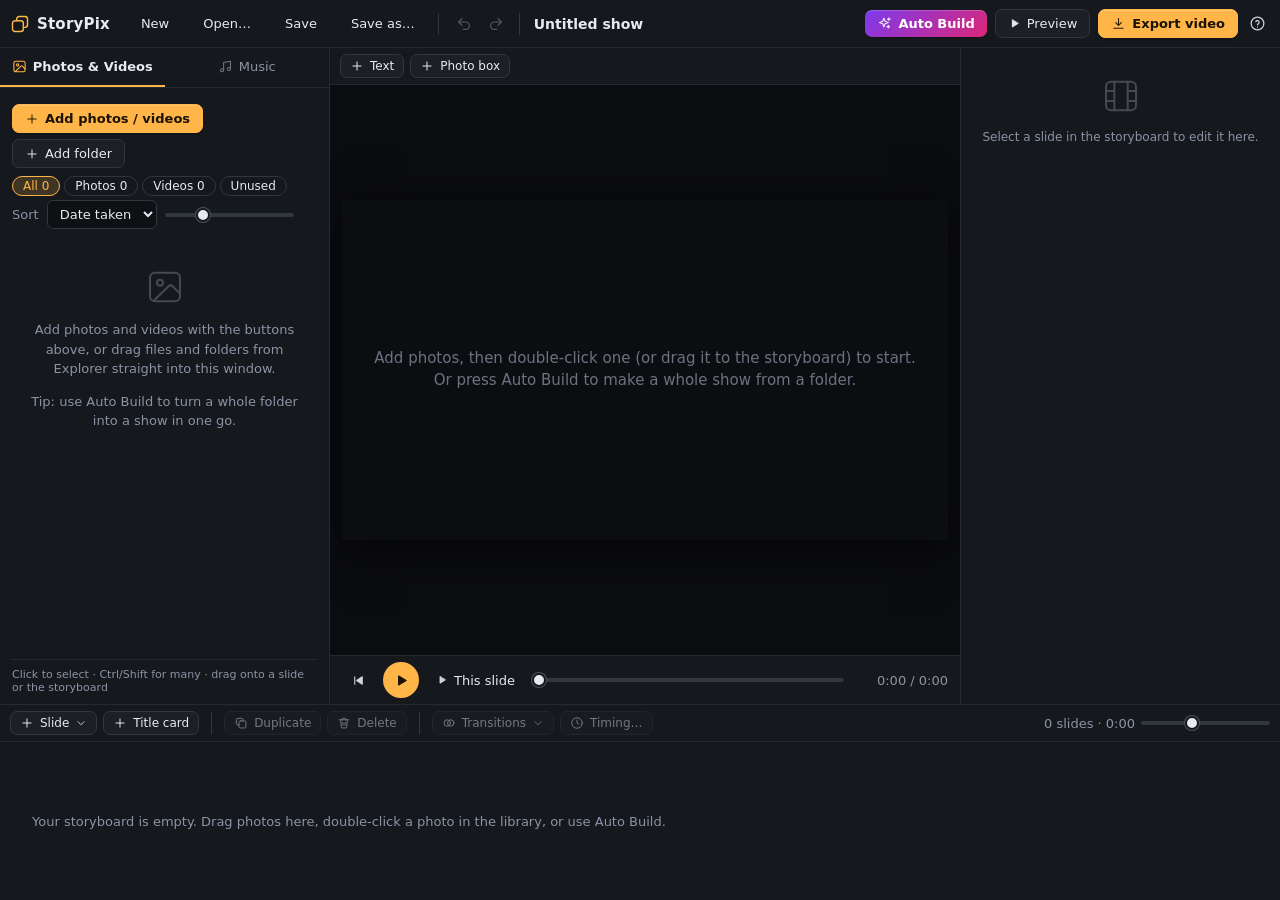
<file: web/StoryPix-Web-v1.0.0.html>
<!DOCTYPE html>
<html lang="en"><head>
<meta charset="utf-8">
<meta name="viewport" content="width=device-width, initial-scale=1">
<title>StoryPix</title>
<link rel="icon" type="image/svg+xml" href="data:image/svg+xml,%3Csvg%20xmlns%3D%22http%3A//www.w3.org/2000/svg%22%20viewBox%3D%220%200%2032%2032%22%3E%3Crect%20width%3D%2232%22%20height%3D%2232%22%20rx%3D%228%22%20fill%3D%22%2315181d%22/%3E%3Cg%20transform%3D%22translate%284%204%29%20scale%281%29%22%20fill%3D%22none%22%20stroke%3D%22%23ffb547%22%20stroke-width%3D%221.9%22%20stroke-linecap%3D%22round%22%20stroke-linejoin%3D%22round%22%3E%3Crect%20x%3D%223%22%20y%3D%228%22%20width%3D%2213%22%20height%3D%2213%22%20rx%3D%223%22/%3E%3Cpath%20d%3D%22M8%208V6a3%203%200%200%201%203-3h7a3%203%200%200%201%203%203v7a3%203%200%200%201-3%203h-2%22/%3E%3C/g%3E%3C/svg%3E">

<!-- StoryPix web version. App code (c) 2026 Michael Taylor, MIT License (see LICENSE of the desktop download). -->
<style>:root {
  --bg: #0e1013;
  --panel: #15181d;
  --panel2: #1c1f26;
  --line: #242932;
  --line2: #31373f;
  --text: #e8eaf0;
  --muted: #8b93a5;
  --accent: #ffb547;
  --accent2: #ff8a3d;
  --accent-ink: #1b1204;
  --blue: #5aa9ff;
  --ok: #4ade80;
  --warn: #fbbf24;
  --bad: #f87171;
  --radius: 9px;
  font-family: "Inter", "Segoe UI", system-ui, -apple-system, sans-serif;
  font-size: 13px;
  color-scheme: dark;
}
* { box-sizing: border-box; }
html, body { height: 100%; margin: 0; }
body {
  background: var(--bg); color: var(--text); overflow: hidden;
  display: grid; grid-template-rows: 48px minmax(0, 1fr) 196px; grid-template-columns: minmax(0, 1fr); user-select: none;
}
button, input, select, textarea { font: inherit; color: inherit; }
input[type="text"], input[type="number"], select, textarea {
  background: var(--bg); border: 1px solid var(--line2); border-radius: 6px; padding: 5px 8px; min-width: 0;
}
input[type="number"] { width: 72px; }
textarea { width: 100%; resize: vertical; user-select: text; }
input:focus, select:focus, textarea:focus { outline: 2px solid color-mix(in srgb, var(--accent) 60%, transparent); outline-offset: -1px; }
input[type="color"] { width: 34px; height: 26px; padding: 0; border: 1px solid var(--line2); border-radius: 6px; background: none; cursor: pointer; }
input[type="range"] { accent-color: var(--accent); min-width: 60px; }
input[type="checkbox"], input[type="radio"] { accent-color: var(--accent); }
.muted { color: var(--muted); }
.small { font-size: 12px; }
.grow { flex: 1; }
.nowrap { white-space: nowrap; }

/* ---------- buttons */
.btn {
  background: var(--panel2); border: 1px solid var(--line2); border-radius: 6px; padding: 6px 12px; cursor: pointer;
  white-space: nowrap; transition: background .12s, border-color .12s;
}
.btn:hover:not(:disabled) { background: #252a33; border-color: #444c5b; }
.btn:disabled { opacity: .45; cursor: default; }
.btn.small { padding: 4px 9px; font-size: 12px; }
.btn.primary { background: var(--accent); border-color: var(--accent); color: var(--accent-ink); font-weight: 600; }
.btn.primary:hover:not(:disabled) { background: #ffc46b; border-color: #ffc46b; }
.btn.danger { color: var(--bad); }
.btn.ghost { background: transparent; border-color: transparent; }
.btn.ghost:hover { background: var(--panel2); }
.btn.magic { background: linear-gradient(135deg, #7c3aed, #db2777); border: none; color: #fff; font-weight: 600; }
.btn.magic:hover { filter: brightness(1.12); background: linear-gradient(135deg, #7c3aed, #db2777); }
.icon-btn {
  background: transparent; border: 1px solid transparent; border-radius: 6px; width: 28px; height: 28px; cursor: pointer;
  display: inline-grid; place-items: center; color: var(--text); flex: none;
}
.icon-btn:hover:not(:disabled) { background: var(--panel2); border-color: var(--line2); }
.icon-btn:disabled { opacity: .35; cursor: default; }
.icon-btn.danger:hover { color: var(--bad); }
.icon-btn.playing { color: var(--accent); }
.btn-row { display: flex; gap: 6px; flex-wrap: wrap; align-items: center; margin: 6px 0; }
.btn-row.right { justify-content: flex-end; }
.tog { background: var(--bg); border: 1px solid var(--line2); border-radius: 6px; width: 30px; height: 28px; cursor: pointer; }
.tog.on { background: var(--accent); color: var(--accent-ink); border-color: var(--accent); }
.seg { display: inline-flex; border: 1px solid var(--line2); border-radius: 6px; overflow: hidden; flex-wrap: wrap; }
.seg button { background: var(--bg); border: none; padding: 4px 10px; cursor: pointer; border-right: 1px solid var(--line2); }
.seg button:last-child { border-right: none; }
.seg button.on { background: var(--accent); color: var(--accent-ink); font-weight: 600; }
.seg.counts button { width: 26px; padding: 4px 0; }
.chips { display: flex; gap: 4px; flex-wrap: wrap; margin: 8px 0 4px; }
.chip { background: transparent; border: 1px solid var(--line2); border-radius: 999px; padding: 2px 10px; cursor: pointer; font-size: 12px; }
.chip.on { background: color-mix(in srgb, var(--accent) 18%, transparent); border-color: var(--accent); color: var(--accent); }

/* ---------- top bar */
#topbar {
  min-width: 0; overflow: hidden;
  display: flex; align-items: center; gap: 4px; padding: 0 10px; background: var(--panel); border-bottom: 1px solid var(--line);
}
.brand { font-weight: 700; font-size: 15px; display: flex; align-items: center; gap: 7px; margin-right: 10px; letter-spacing: .2px; }
.logo { color: var(--accent); display: grid; place-items: center; }
.sep { width: 1px; height: 22px; background: var(--line2); margin: 0 6px; display: inline-block; }
.proj-name { background: transparent !important; border-color: transparent !important; font-weight: 600; font-size: 14px; flex: 0 1 240px; width: 240px; min-width: 90px; }
.proj-name:hover { border-color: var(--line2) !important; }
#topbar .btn { margin-left: 4px; }

/* ---------- workspace */
#workspace { display: grid; grid-template-columns: 330px minmax(0, 1fr) 320px; min-height: 0; }
.panel { background: var(--panel); min-height: 0; display: flex; flex-direction: column; }
#left { border-right: 1px solid var(--line); }
#right { border-left: 1px solid var(--line); }
.panel-body { flex: 1; overflow-y: auto; padding: 10px 12px; display: flex; flex-direction: column; min-height: 0; }
.tabs { display: flex; border-bottom: 1px solid var(--line); flex: none; }
.tab { flex: 1; background: transparent; border: none; padding: 11px 6px; cursor: pointer; color: var(--muted); border-bottom: 2px solid transparent; }
.tab.on { color: var(--text); border-bottom-color: var(--accent); font-weight: 600; }
.row { display: flex; align-items: center; gap: 8px; margin: 6px 0; }
.row.tight { margin: 4px 0; }
.row.wrap { flex-wrap: wrap; }
.row .lbl { color: var(--muted); min-width: 92px; flex: none; }
.row.slider input[type="range"] { flex: 1; }
.row .val { min-width: 44px; text-align: right; color: var(--muted); font-variant-numeric: tabular-nums; }
.row.check, label.check { gap: 7px; cursor: pointer; display: flex; align-items: center; }
.section { font-size: 12px; letter-spacing: .1px; color: #aab1c0; margin: 16px 0 7px; font-weight: 600; }
h4.sub { margin: 12px 0 4px; font-size: 12px; }
.props-group { border-bottom: 1px solid var(--line); padding-bottom: 8px; }
.props-group:last-child { border-bottom: none; }
.props-group.flash { animation: flash .9s; }
@keyframes flash { 0% { background: color-mix(in srgb, var(--accent) 25%, transparent); } 100% { background: transparent; } }
.note { background: var(--panel2); border-left: 3px solid var(--blue); padding: 7px 10px; border-radius: 4px; margin: 8px 0; font-size: 12px; line-height: 1.4; }
.note.warn { border-left-color: var(--warn); }
.note.ok { border-left-color: var(--ok); }
.kv { display: flex; justify-content: space-between; padding: 3px 0; }
.kv.big { font-size: 15px; padding: 8px 0; border-top: 1px solid var(--line); margin-top: 4px; }
.kv.sub { color: var(--muted); font-size: 12px; }
.empty { text-align: center; color: var(--muted); padding: 30px 12px; line-height: 1.5; }
.empty .big { font-size: 40px; margin-bottom: 6px; }
.empty.small { padding: 18px 8px; }

/* ---------- library */
.lib-tools { flex: none; }
.lib-grid {
  flex: 1; overflow-y: auto; display: grid; grid-template-columns: repeat(auto-fill, minmax(var(--thumb), 1fr)); gap: 6px;
  align-content: start; grid-auto-rows: max-content; padding: 4px 2px 8px; margin: 0 -4px; min-height: 120px;
}
.lib-folder { grid-column: 1 / -1; font-weight: 600; color: var(--accent); padding: 8px 2px 2px; font-size: 12px; }
.lib-item { position: relative; align-self: start; border-radius: 6px; overflow: hidden; background: #0b0c10; cursor: grab; border: 2px solid transparent; }
.lib-item::before { content: ""; display: block; padding-top: 100%; }
.lib-item:hover { border-color: var(--line2); }
.lib-item.sel { border-color: var(--accent); }
.lib-thumb { position: absolute; inset: 0; display: grid; place-items: center; }
.lib-thumb img { width: 100%; height: 100%; object-fit: cover; display: block; pointer-events: none; }
.badge { position: absolute; font-size: 10px; padding: 1px 5px; border-radius: 4px; background: rgba(0,0,0,.72); }
.badge.vid { left: 4px; bottom: 4px; }
.badge.used { right: 4px; top: 4px; background: var(--accent); color: var(--accent-ink); font-weight: 700; }
.sel-bar { flex: none; display: flex; align-items: center; gap: 6px; padding: 8px 0 0; border-top: 1px solid var(--line); flex-wrap: wrap; }
.sel-bar.hint { color: var(--muted); font-size: 11px; }
.music-list { display: flex; flex-direction: column; gap: 8px; margin: 10px 0; }
.music-card { background: var(--panel2); border: 1px solid var(--line); border-radius: var(--radius); padding: 8px 10px; }
.music-head { display: flex; gap: 8px; align-items: center; }
.music-num { background: var(--accent); color: var(--accent-ink); border-radius: 50%; width: 20px; height: 20px; display: grid; place-items: center; font-size: 11px; font-weight: 700; flex: none; }
.music-name { flex: 1; font-weight: 600; overflow: hidden; text-overflow: ellipsis; white-space: nowrap; }
.music-ctrls { display: flex; gap: 4px; align-items: center; margin-top: 6px; flex-wrap: wrap; }
.mini { display: inline-flex; gap: 4px; align-items: center; font-size: 11px; color: var(--muted); }
.mini input { width: 54px; padding: 2px 4px; }
.music-summary { background: var(--panel2); border-radius: var(--radius); padding: 10px; }
.music-summary .btn { width: 100%; margin-top: 6px; }

/* ---------- centre */
#center { display: flex; flex-direction: column; min-width: 0; min-height: 0; background: #0b0c10; }
#stage-tools { display: flex; gap: 6px; align-items: center; padding: 6px 10px; border-bottom: 1px solid var(--line); background: var(--panel); }
#stage-wrap { flex: 1; min-height: 0; position: relative; overflow: hidden; }
.stage { position: absolute; left: 50%; top: 50%; transform: translate(-50%, -50%); box-shadow: 0 10px 40px rgba(0,0,0,.6); }
.stage-canvas { width: 100%; height: 100%; display: block; background: #000; }
.stage-overlay { position: absolute; inset: 0; }
.is-playing .stage-overlay { display: none; }
.stage.drop-any { outline: 3px dashed var(--accent); outline-offset: 4px; }
.stage-banner { display: none; position: absolute; left: 50%; top: 10px; transform: translateX(-50%); background: rgba(0,0,0,.8); padding: 6px 12px; border-radius: 999px; font-size: 12px; pointer-events: none; white-space: nowrap; }
.box { position: absolute; cursor: move; transform-origin: center; }
.box:hover { outline: 1px dashed rgba(255,255,255,.55); }
.box.sel { outline: 2px solid var(--accent); }
.box.pan { outline: 2px dashed var(--blue); cursor: grab; }
.box.drop-target { outline: 3px solid var(--accent); background: color-mix(in srgb, var(--accent) 15%, transparent); }
.box.text:not(.sel):not(:hover) { outline: 1px dotted rgba(255,255,255,.22); }
.hd { position: absolute; width: 11px; height: 11px; background: #fff; border: 2px solid var(--accent); border-radius: 2px; }
.hd-nw { left: -6px; top: -6px; cursor: nwse-resize; } .hd-ne { right: -6px; top: -6px; cursor: nesw-resize; }
.hd-sw { left: -6px; bottom: -6px; cursor: nesw-resize; } .hd-se { right: -6px; bottom: -6px; cursor: nwse-resize; }
.hd-n { left: calc(50% - 6px); top: -6px; cursor: ns-resize; } .hd-s { left: calc(50% - 6px); bottom: -6px; cursor: ns-resize; }
.hd-e { right: -6px; top: calc(50% - 6px); cursor: ew-resize; } .hd-w { left: -6px; top: calc(50% - 6px); cursor: ew-resize; }
.hd-rot { position: absolute; left: calc(50% - 7px); top: -30px; width: 14px; height: 14px; border-radius: 50%; background: var(--accent); cursor: grab; }
.hd-rot::after { content: ""; position: absolute; left: 6px; top: 14px; width: 2px; height: 14px; background: var(--accent); }
.guide { position: absolute; background: #ff3cac; pointer-events: none; }
.guide.x { top: 0; bottom: 0; width: 1px; } .guide.y { left: 0; right: 0; height: 1px; }
#transport .icon-btn { width: auto; padding: 0 8px; white-space: nowrap; }
#transport { display: flex; align-items: center; gap: 8px; padding: 6px 12px; background: var(--panel); border-top: 1px solid var(--line); }
.play-btn { width: 36px; height: 36px; border-radius: 50%; border: none; background: var(--accent); color: var(--accent-ink); font-size: 14px; cursor: pointer; flex: none; }
.scrub { flex: 1; }
.time { font-variant-numeric: tabular-nums; color: var(--muted); min-width: 96px; text-align: right; }

/* ---------- props */
.props textarea { margin: 4px 0; }
.slide-head { display: flex; flex-direction: column; gap: 2px; padding-bottom: 4px; }
.media-chip { display: flex; gap: 8px; align-items: center; background: var(--panel2); border-radius: 6px; padding: 6px; }
.media-chip img { width: 48px; height: 48px; object-fit: cover; border-radius: 4px; }
.media-chip .name { font-weight: 600; word-break: break-all; }
.layout-grid { display: grid; grid-template-columns: repeat(3, 1fr); gap: 6px; margin: 8px 0; }
.layout-mini { position: relative; aspect-ratio: 16/9; background: var(--bg); border: 2px solid var(--line2); border-radius: 4px; cursor: pointer; }
.layout-mini:hover { border-color: #5a6375; }
.layout-mini.on { border-color: var(--accent); }
.layout-mini i { position: absolute; background: #4b5468; border-radius: 1px; }
.layout-mini.on i { background: color-mix(in srgb, var(--accent) 70%, #333); }
.preset-row { display: flex; flex-wrap: wrap; gap: 4px; margin-bottom: 4px; }
.preset { background: var(--bg); border: 1px solid var(--line2); border-radius: 6px; padding: 4px 8px; cursor: pointer; font-size: 12px; }
.preset.on { border-color: var(--accent); color: var(--accent); }

/* ---------- storyboard */
#storyboard { min-width: 0; background: var(--panel); border-top: 1px solid var(--line); display: flex; flex-direction: column; min-height: 0; }
.sb-tools { display: flex; align-items: center; gap: 6px; padding: 6px 10px; border-bottom: 1px solid var(--line); flex: none; }
.sb-info { color: var(--muted); font-variant-numeric: tabular-nums; }
.sb-strip { min-width: 0; flex: 1; display: flex; align-items: center; gap: 0; overflow-x: auto; overflow-y: hidden; padding: 8px 12px; position: relative; }
.sb-card { flex: none; width: var(--card); background: var(--panel2); border: 2px solid transparent; border-radius: 7px; padding: 4px; cursor: pointer; }
.sb-card:hover { border-color: var(--line2); }
.sb-card.sel { border-color: color-mix(in srgb, var(--accent) 55%, transparent); }
.sb-card.current { border-color: var(--accent); }
.sb-card.playing { box-shadow: 0 0 0 2px var(--blue); }
.sb-card.drop-into { border-color: var(--blue); background: color-mix(in srgb, var(--blue) 20%, var(--panel2)); }
.sb-thumb canvas { width: 100%; aspect-ratio: 16/9; display: block; border-radius: 4px; background: #000; }
.sb-meta { display: flex; gap: 5px; align-items: center; padding: 3px 2px 0; font-size: 11px; color: var(--muted); }
.sb-num { color: var(--text); font-weight: 600; }
.warn-ic { color: var(--warn); }
.sb-trans { flex: none; width: 24px; text-align: center; color: var(--muted); cursor: pointer; font-size: 13px; padding: 4px 0; border-radius: 4px; }
.sb-trans:hover { color: var(--accent); background: var(--panel2); }
.sb-indicator { display: none; position: absolute; top: 6px; bottom: 6px; width: 3px; background: var(--accent); border-radius: 2px; pointer-events: none; }
.sb-empty { color: var(--muted); padding: 0 20px; }

/* ---------- drag, toast, menus */
body.dragging, body.dragging * { cursor: grabbing !important; }
.drag-ghost { position: fixed; z-index: 1000; pointer-events: none; background: var(--accent); color: var(--accent-ink); padding: 4px 10px; border-radius: 6px; font-weight: 600; font-size: 12px; box-shadow: 0 4px 16px rgba(0,0,0,.5); }
#toast-root { position: fixed; right: 16px; bottom: 210px; display: flex; flex-direction: column; gap: 8px; z-index: 900; align-items: flex-end; }
.toast, .busy { background: #262b36; border: 1px solid var(--line2); border-left: 4px solid var(--blue); padding: 9px 14px; border-radius: 6px; box-shadow: 0 6px 24px rgba(0,0,0,.45); max-width: 420px; transition: opacity .4s, transform .4s; }
.toast.ok { border-left-color: var(--ok); } .toast.warn { border-left-color: var(--warn); } .toast.error { border-left-color: var(--bad); }
.toast.out { opacity: 0; transform: translateY(8px); }
.busy { display: flex; gap: 10px; align-items: center; }
.busy.inline { background: transparent; border: none; box-shadow: none; padding: 6px 0; }
.spinner { width: 16px; height: 16px; border: 2px solid var(--line2); border-top-color: var(--accent); border-radius: 50%; animation: spin .8s linear infinite; display: inline-block; flex: none; }
@keyframes spin { to { transform: rotate(360deg); } }
.ctx-menu { position: fixed; z-index: 1100; background: #232833; border: 1px solid var(--line2); border-radius: 8px; padding: 4px; min-width: 220px; box-shadow: 0 10px 30px rgba(0,0,0,.5); }
.ctx-item { padding: 7px 12px; border-radius: 5px; cursor: pointer; }
.ctx-item:hover { background: var(--accent); color: var(--accent-ink); }
.ctx-item.disabled { color: var(--muted); cursor: default; font-size: 11px; }
.ctx-item.disabled:hover { background: none; color: var(--muted); }
.ctx-sep { height: 1px; background: var(--line2); margin: 4px 0; }

/* ---------- modal */
.modal-back { position: fixed; inset: 0; background: rgba(5,6,10,.66); display: grid; place-items: center; z-index: 800; }
.modal { background: var(--panel); border: 1px solid var(--line2); border-radius: 12px; width: min(520px, 94vw); max-height: 90vh; display: flex; flex-direction: column; box-shadow: 0 20px 60px rgba(0,0,0,.6); }
.modal.wide { width: min(760px, 95vw); }
.modal.xl { width: min(1180px, 96vw); height: min(860px, 92vh); }
.modal-head { display: flex; align-items: center; justify-content: space-between; padding: 14px 18px; border-bottom: 1px solid var(--line); }
.modal-head h2 { margin: 0; font-size: 16px; }
.modal-body { padding: 14px 18px; overflow-y: auto; flex: 1; line-height: 1.45; }
.modal-body p { margin: 6px 0 10px; }
.modal-foot { display: flex; justify-content: flex-end; gap: 8px; padding: 12px 18px; border-top: 1px solid var(--line); }
.form .row .lbl { min-width: 100px; }
.path { font-family: Consolas, monospace; font-size: 12px; word-break: break-all; user-select: text; }
pre.err { white-space: pre-wrap; background: var(--bg); padding: 10px; border-radius: 6px; font-size: 12px; user-select: text; }
.export-progress .phase { font-weight: 600; margin-bottom: 10px; }
.bar { height: 10px; background: var(--bg); border-radius: 999px; overflow: hidden; margin-bottom: 8px; }
.bar-fill { height: 100%; width: 0; background: linear-gradient(90deg, var(--accent2), var(--accent)); transition: width .3s; }
table.keys { border-collapse: collapse; width: 100%; margin: 10px 0; }
table.keys td { padding: 5px 6px; border-bottom: 1px solid var(--line); }
kbd { background: var(--bg); border: 1px solid var(--line2); border-radius: 4px; padding: 1px 6px; font-family: inherit; font-size: 12px; }

/* ---------- auto build */
.ab { display: grid; grid-template-columns: 1fr 340px; gap: 20px; height: 100%; min-height: 0; }
.ab-left { overflow-y: auto; padding-right: 8px; min-height: 0; }
.ab-right { overflow-y: auto; min-height: 0; }
.ab-card { background: var(--panel2); border: 1px solid var(--line); border-radius: 10px; padding: 14px 16px; }
.ab-card h3 { margin: 0 0 8px; }
h3.step { display: flex; align-items: center; gap: 8px; margin: 18px 0 8px; font-size: 14px; }
h3.step:first-child { margin-top: 0; }
h3.step span { background: var(--accent); color: var(--accent-ink); width: 22px; height: 22px; border-radius: 50%; display: grid; place-items: center; font-size: 12px; }
.ab .row .lbl { min-width: 130px; }
.radio { display: inline-flex; align-items: center; gap: 6px; cursor: pointer; margin-right: 14px; }
.ab-groups { display: flex; flex-direction: column; gap: 4px; margin: 6px 0; }
.ab-group { display: flex; align-items: center; gap: 6px; background: var(--panel2); padding: 4px 6px; border-radius: 6px; }
.ab-group.off { opacity: .5; }
.ab-order { width: 20px; text-align: center; color: var(--muted); }
.ab-songs { display: flex; flex-direction: column; gap: 4px; margin: 6px 0; }
.ab-song { display: flex; align-items: center; gap: 8px; background: var(--panel2); padding: 4px 8px; border-radius: 6px; }
.ab-opts { display: flex; flex-direction: column; gap: 6px; margin: 4px 0 10px; }
.ab-mode { border-top: 1px solid var(--line); margin-top: 10px; padding-top: 8px; }
.pace { display: flex; gap: 12px; align-items: center; background: var(--bg); border-radius: 8px; padding: 10px 12px; margin: 10px 0; border-left: 4px solid var(--muted); }
.pace.ok { border-left-color: var(--ok); } .pace.warn { border-left-color: var(--warn); } .pace.bad { border-left-color: var(--bad); }
.pace-num { font-size: 26px; font-weight: 700; font-variant-numeric: tabular-nums; }
.pace.ok .pace-num { color: var(--ok); } .pace.warn .pace-num { color: var(--warn); } .pace.bad .pace-num { color: var(--bad); }
.pace-lbl { font-size: 12px; color: var(--muted); }
.pace-txt { font-weight: 600; }
.numwrap { display: inline-flex; align-items: center; gap: 6px; margin-left: 6px; }

::-webkit-scrollbar { width: 10px; height: 10px; }
::-webkit-scrollbar-thumb { background: #353b48; border-radius: 6px; border: 2px solid var(--panel); }
::-webkit-scrollbar-track { background: transparent; }
.val-input { width: 64px; flex: none; text-align: right; padding: 3px 6px !important; font-variant-numeric: tabular-nums; color: var(--text); background: var(--bg); user-select: text; }
.time-input { width: 70px; text-align: right; font-variant-numeric: tabular-nums; user-select: text; }
.row.slider input[type="range"] { flex: 1; min-width: 50px; }
/* ---------- trim */
.trim-player { background: #000; border-radius: 8px; overflow: hidden; display: grid; place-items: center; height: 340px; }
.trim-video { max-width: 100%; max-height: 340px; display: block; }
.trim-controls { display: flex; align-items: center; gap: 8px; margin: 10px 0; }
.trim-now { font-variant-numeric: tabular-nums; font-weight: 600; }
.trim-bar { position: relative; height: 64px; border-radius: 6px; overflow: visible; cursor: pointer; margin: 6px 8px 12px; background: #11141a; touch-action: none; }
.trim-strip { width: 100%; height: 100%; display: block; border-radius: 6px; pointer-events: none; }
.trim-shade { position: absolute; top: 0; bottom: 0; background: rgba(5,6,10,.72); pointer-events: none; }
.trim-shade.left { left: 0; border-radius: 6px 0 0 6px; }
.trim-shade.right { right: 0; border-radius: 0 6px 6px 0; }
.trim-sel { position: absolute; top: -2px; bottom: -2px; border: 3px solid var(--accent); border-radius: 4px; pointer-events: none; }
.trim-handle { position: absolute; top: -8px; bottom: -8px; width: 14px; margin-left: -7px; background: var(--accent); border-radius: 4px; cursor: ew-resize; box-shadow: 0 2px 6px rgba(0,0,0,.5); }
.trim-handle::after { content: ""; position: absolute; left: 5px; top: 30%; bottom: 30%; width: 4px; border-left: 1px solid var(--accent-ink); border-right: 1px solid var(--accent-ink); }
.trim-head { position: absolute; top: -6px; bottom: -6px; width: 2px; margin-left: -1px; background: #fff; pointer-events: none; box-shadow: 0 0 4px #000; }
.trim-fields { display: flex; align-items: center; gap: 16px; flex-wrap: wrap; }
.trim-fields .row { gap: 6px; }
.music-grid { display: grid; grid-template-columns: 1fr auto 28px; gap: 4px 6px; align-items: center; margin: 8px 0 2px; font-size: 12px; }
.music-card a { color: var(--accent); }
.trim-fields .kv { gap: 6px; }
/* ---------- zoom to a spot */
.zs-main { display: flex; gap: 16px; align-items: flex-start; }
.zs-wrap { flex: 1; display: grid; place-items: center; background: #000; border-radius: 8px; padding: 10px; min-height: 300px; }
.zs-stage { position: relative; user-select: none; touch-action: none; }
.zs-img { width: 100%; height: 100%; display: block; pointer-events: none; }
.zs-box { position: absolute; border: 3px solid; border-radius: 3px; cursor: move; box-shadow: 0 0 0 9999px rgba(0,0,0,.0); }
.zs-box span { position: absolute; left: -3px; top: -22px; font-size: 11px; font-weight: 700; padding: 1px 6px; border-radius: 3px; color: #111; }
.zs-box.start { border-color: #4ade80; } .zs-box.start span, .zs-box.start .zs-corner { background: #4ade80; }
.zs-box.end { border-color: var(--accent); } .zs-box.end span, .zs-box.end .zs-corner { background: var(--accent); }
.zs-corner { position: absolute; right: -8px; bottom: -8px; width: 14px; height: 14px; border-radius: 3px; cursor: nwse-resize; border: 2px solid #111; }
.zs-side { width: 330px; display: flex; flex-direction: column; gap: 8px; }
.zs-preview { width: 100%; height: auto; background: #000; border-radius: 6px; }
.btn-col { display: flex; flex-direction: column; gap: 6px; }
.modal.wide:has(.zs) { width: min(1180px, 96vw); }

/* ---------- icons */
.ic { display: block; flex: none; fill: none; stroke: currentColor; stroke-width: 1.7; stroke-linecap: round; stroke-linejoin: round; }
.ic .f { fill: currentColor; stroke: none; }
.ic .fs { fill: currentColor; }
.ic-lbl { display: inline-flex; align-items: center; gap: 6px; }
.ic-lbl .ic ~ .ic { margin-left: 6px; }
.btn, .tab, .chip, .preset, .seg button { display: inline-flex; align-items: center; justify-content: center; gap: 6px; }
.tab .ic { opacity: .75; }
.tab.on .ic { opacity: 1; color: var(--accent); }
.btn.primary .ic, .btn.magic .ic { opacity: .95; }
.icon-btn .ic { opacity: .9; }
.icon-btn:hover:not(:disabled) .ic { opacity: 1; }
#transport .icon-btn { display: inline-flex; align-items: center; gap: 6px; }
.play-btn { display: grid; place-items: center; transition: transform .12s, background .12s; }
.play-btn:hover { background: #ffc46b; }
.play-btn:active { transform: scale(.95); }
.play-btn .ic { margin-left: 1px; }
.play-btn[data-st="pause"] .ic { margin-left: 0; }
.sb-trans { display: grid; place-items: center; }
.sb-meta span { display: inline-flex; align-items: center; }
.badge { display: inline-flex; align-items: center; gap: 3px; }
.badge .ic { stroke-width: 2.2; }
.warn-ic { color: var(--warn); }
.sel-bar { gap: 5px; }
.sel-bar .btn.small { padding: 4px 8px; }
.sel-bar .btn.ghost { padding: 4px 6px; margin-left: auto; }
.lib-grid > .empty { grid-column: 1 / -1; }
.empty .big { line-height: 0; margin-bottom: 12px; }
.empty .big .ic { margin: 0 auto; opacity: .4; stroke-width: 1.2; }
.note.has-ic { display: flex; gap: 9px; align-items: flex-start; }
.note.has-ic .ic { margin-top: 1px; }
.note.warn.has-ic .ic { color: var(--warn); }
.note.ok.has-ic .ic { color: var(--ok); }
.modal-head h2 .ic-lbl { gap: 9px; }
.modal-head h2 .ic { color: var(--accent); }
h4.sub.ic-lbl { display: flex; margin: 14px 0 6px; }
.section .ic-lbl { gap: 7px; }
.section .ic { color: var(--muted); }
.ab-song .ic-lbl .ic, .music-name .ic { color: var(--muted); }

/* ---------- polish */
body { -webkit-font-smoothing: antialiased; text-rendering: optimizeLegibility; }
:focus-visible { outline: 2px solid color-mix(in srgb, var(--accent) 65%, transparent); outline-offset: 2px; }
input:focus-visible, select:focus-visible, textarea:focus-visible { outline-offset: -1px; }
input[type="text"], input[type="number"], select, textarea { transition: border-color .12s; }
input[type="text"]:hover, input[type="number"]:hover, select:hover, textarea:hover { border-color: #444c5b; }
.btn { border-radius: 7px; font-weight: 500; }
.btn.primary, .btn.magic { font-weight: 600; }
.btn.primary { box-shadow: inset 0 1px 0 rgba(255,255,255,.22), 0 1px 2px rgba(0,0,0,.3); }
.btn.magic { box-shadow: inset 0 1px 0 rgba(255,255,255,.2), 0 1px 2px rgba(0,0,0,.3); }
.btn:active:not(:disabled), .icon-btn:active:not(:disabled) { transform: translateY(.5px); }
.icon-btn { border-radius: 7px; transition: background .12s, border-color .12s, color .12s; }
.tab { transition: color .12s, background .12s; font-weight: 500; }
.tab:hover:not(.on) { color: var(--text); background: rgba(255,255,255,.025); }
.seg { border-radius: 7px; }
.seg button { transition: background .12s; min-height: 26px; }
.seg button:hover:not(.on) { background: var(--panel2); }
.chip, .preset { transition: border-color .12s, background .12s; }
.chip:hover:not(.on), .preset:hover:not(.on) { border-color: #4a5263; }
.lib-item { border-radius: 7px; }
.lib-item:hover { border-color: #4a5263; }
.sb-card { border-radius: 9px; transition: border-color .12s, background .12s; }
.sb-thumb canvas { border-radius: 5px; }
.music-card, .music-summary, .ab-card { border-radius: 10px; }
.modal { border-radius: 14px; }
.modal-back { backdrop-filter: blur(3px); }
.modal-head { padding: 15px 20px; }
.modal-head h2 { font-size: 16px; font-weight: 650; letter-spacing: .1px; }
.toast, .busy { border-radius: 8px; }
.ctx-menu { border-radius: 10px; padding: 5px; }
.ctx-item { border-radius: 6px; }
kbd { box-shadow: 0 1px 0 var(--line2); }
::-webkit-scrollbar-thumb:hover { background: #4a5263; }

/* sliders */
input[type="range"] { -webkit-appearance: none; appearance: none; height: 18px; background: transparent; cursor: pointer; margin: 0; }
input[type="range"]::-webkit-slider-runnable-track { height: 4px; border-radius: 999px; background: var(--line2); }
input[type="range"]::-webkit-slider-thumb { -webkit-appearance: none; box-sizing: border-box; width: 14px; height: 14px; margin-top: -5px; border-radius: 50%; background: #e8eaf0; border: 2px solid var(--panel); box-shadow: 0 0 0 1px #4a5263; transition: background .12s; }
input[type="range"]:hover::-webkit-slider-thumb { background: var(--accent); }
input[type="range"]::-moz-range-track { height: 4px; border-radius: 999px; background: var(--line2); }
input[type="range"]::-moz-range-thumb { box-sizing: border-box; width: 14px; height: 14px; border-radius: 50%; background: #e8eaf0; border: 2px solid var(--panel); box-shadow: 0 0 0 1px #4a5263; }
input[type="range"]:hover::-moz-range-thumb { background: var(--accent); }
input[type="range"]:focus-visible { outline-offset: 3px; border-radius: 4px; }
@media (prefers-reduced-motion: reduce) { * { transition: none !important; animation-duration: .01ms !important; } }
</style>
</head><body>
  <header id="topbar"></header>
  <main id="workspace">
    <aside id="left" class="panel"></aside>
    <section id="center">
      <div id="stage-tools"></div>
      <div id="stage-wrap"></div>
      <div id="transport"></div>
    </section>
    <aside id="right" class="panel"></aside>
  </main>
  <footer id="storyboard"></footer>
  <div id="modal-root"></div>
  <div id="toast-root"></div>
  
<script>// StoryPix web backend: replaces the desktop (Tauri + ffmpeg) backend with browser APIs.
(() => {
  "use strict";
  const FS = new Map(), URLS = new Map(), FOLDERS = new Map(), SIG = new Map();
  let seq = 1, cancel = false, lastExport = null;
  const B = {};
  const emit = (e, p) => B.listeners?.[e]?.(p);
  const sleep = (ms) => new Promise((r) => setTimeout(r, ms));
  const yieldNow = () => new Promise((r) => { const c = new MessageChannel(); c.port1.onmessage = () => r(); c.port2.postMessage(0); });
  const IMG = /\.(jpe?g|jfif|png|webp|gif|bmp|avif|heic|heif)$/i, VID = /\.(mp4|m4v|mov|webm|mkv|avi|wmv|mpe?g|3gp|ogv)$/i, AUD = /\.(mp3|wav|m4a|aac|flac|ogg|wma|aiff?|opus)$/i;
  const kindOf = (n, t = "") => (/^image\//.test(t) || IMG.test(n) ? "image" : /^video\//.test(t) || VID.test(n) ? "video" : /^audio\//.test(t) || AUD.test(n) ? "audio" : null);
  const base = (p) => String(p).split(/[\\/]/).pop();

  function put(file, rel) {
    const sig = `${rel}|${file.size}|${file.lastModified}`;
    let p = SIG.get(sig);
    if (p) return p;
    p = `mem:/${seq++}/${rel}`;
    SIG.set(sig, p);
    FS.set(p, { blob: file, name: file.name });
    return p;
  }
  function putFolder(files) { // files: [{file, relPath}] where relPath = "Folder/sub/a.jpg"
    const bp = `mem:/folder/${seq++}/${files[0].relPath.split("/")[0]}`;
    FOLDERS.set(bp, files.map(({ file, relPath }) => ({ rel: relPath.split("/").slice(1, -1).join("/"), path: put(file, relPath) })));
    return bp;
  }
  function src(p) {
    if (!p) return "";
    let u = URLS.get(p);
    if (u) return u;
    const e = FS.get(p);
    if (!e) return p;
    u = URL.createObjectURL(e.blob);
    URLS.set(p, u);
    return u;
  }
  function download(blob, name) {
    const a = document.createElement("a");
    a.href = URL.createObjectURL(blob); a.download = name;
    document.body.append(a); a.click(); a.remove();
    setTimeout(() => URL.revokeObjectURL(a.href), 120000);
  }
  function pick({ accept = "", dir = false } = {}) {
    return new Promise((res) => {
      const i = document.createElement("input");
      i.type = "file"; i.accept = accept; i.multiple = true; i.style.display = "none";
      if (dir) i.webkitdirectory = true;
      i.onchange = () => { res([...i.files]); i.remove(); };
      i.oncancel = () => { res([]); i.remove(); };
      document.body.append(i);
      i.click();
    });
  }
  const once = (el, ev, ms = 20000) => new Promise((ok, no) => {
    const t = setTimeout(ok, ms);
    el.addEventListener(ev, () => { clearTimeout(t); ok(); }, { once: true });
    el.addEventListener("error", () => { clearTimeout(t); no(new Error("can't read this file")); }, { once: true });
  });

  // ---------- picking & folders
  B.app_info = () => ({ ffmpeg: true, ffmpegPath: "" });
  B.pick_files = async ({ kind }) => {
    const accept = kind === "audio" ? "audio/*,.mp3,.m4a,.wav,.flac,.ogg,.opus,.aac,.wma,.aif,.aiff" : kind === "project" ? ".storypix,.psproj,.json" : "image/*,video/*,.heic,.heif";
    return (await pick({ accept })).map((f) => put(f, f.name));
  };
  B.pick_folder = async () => {
    const files = await pick({ dir: true });
    return files.length ? putFolder(files.map((f) => ({ file: f, relPath: f.webkitRelativePath || f.name }))) : null;
  };
  B.pick_save = ({ defaultName }) => defaultName;
  B.list_folder = ({ path }) => {
    const g = new Map();
    for (const { rel, path: p } of FOLDERS.get(path) || []) {
      const k = kindOf(base(p), FS.get(p).blob.type);
      if (!k) continue;
      let e = g.get(rel);
      if (!e) g.set(rel, (e = { rel, files: [], photos: 0, videos: 0 }));
      e.files.push(p);
      if (k === "image") e.photos++;
      if (k === "video") e.videos++;
    }
    return [...g.values()];
  };
  B.paths_exist = ({ paths }) => paths.map((p) => FS.has(p));
  B.read_text = async ({ path }) => FS.get(path).blob.text();
  B.write_text = ({ path, content }) => download(new Blob([content], { type: "application/json" }), base(path));
  B.autosave = ({ content }) => { try { localStorage.setItem("storypix.autosave", content); } catch {} };
  B.load_autosave = () => { try { return localStorage.getItem("storypix.autosave"); } catch { return null; } };
  B.clear_autosave = () => { try { localStorage.removeItem("storypix.autosave"); } catch {} };
  B.save_overlay = ({ name }) => `ov:/${name}`;
  B.reveal = () => {};
  B.open_path = () => { if (lastExport) window.open(lastExport.url, "_blank"); };
  B.fileSrc = src;

  // ---------- reading media
  async function exifDate(file) {
    if (!/jpe?g/i.test(file.type) && !/\.jpe?g$/i.test(file.name)) return 0;
    try {
      const d = new DataView(await file.slice(0, 131072).arrayBuffer());
      if (d.getUint16(0) !== 0xffd8) return 0;
      for (let o = 2; o + 4 < d.byteLength;) {
        const m = d.getUint16(o), len = d.getUint16(o + 2);
        if (m === 0xffe1 && d.getUint32(o + 4) === 0x45786966) {
          const t = o + 10, le = d.getUint16(t) === 0x4949;
          const u16 = (x) => d.getUint16(t + x, le), u32 = (x) => d.getUint32(t + x, le);
          const find = (ifd, tag) => { const n = u16(ifd); for (let i = 0; i < n; i++) { const e = ifd + 2 + i * 12; if (u16(e) === tag) return e; } return -1; };
          const ex = find(u32(4), 0x8769);
          let e = ex >= 0 ? find(u32(ex + 8), 0x9003) : -1;
          if (e < 0) e = find(u32(4), 0x0132);
          if (e < 0) return 0;
          const s = String.fromCharCode(...new Uint8Array(d.buffer, t + u32(e + 8), 19)).match(/(\d+):(\d+):(\d+) (\d+):(\d+):(\d+)/);
          return s ? new Date(+s[1], s[2] - 1, +s[3], +s[4], +s[5], +s[6]).getTime() : 0;
        }
        if ((m & 0xff00) !== 0xff00) break;
        o += 2 + len;
      }
    } catch {}
    return 0;
  }
  async function probe(p, folder) {
    const { blob, name } = FS.get(p), kind = kindOf(name, blob.type);
    if (!kind) return null;
    const it = { path: p, name, kind, folder, width: 0, height: 0, duration: 0, date: blob.lastModified || 0, hasAudio: false };
    if (kind === "image") {
      const b = await createImageBitmap(blob);
      it.width = b.width; it.height = b.height; b.close();
      it.date = (await exifDate(blob)) || it.date;
    } else {
      const el = document.createElement(kind);
      el.preload = "metadata"; el.muted = true; el.src = src(p);
      await once(el, "loadedmetadata");
      it.duration = isFinite(el.duration) ? el.duration : 0;
      if (kind === "video") {
        it.width = el.videoWidth; it.height = el.videoHeight;
        it.hasAudio = el.mozHasAudio ?? (el.audioTracks ? el.audioTracks.length > 0 : true);
      }
      el.removeAttribute("src"); el.load();
    }
    return it;
  }
  B.import_files = async ({ files, folders }) => {
    const jobs = [];
    files.forEach((p, i) => {
      if (FOLDERS.has(p)) for (const e of FOLDERS.get(p)) { if (kindOf(base(e.path), FS.get(e.path).blob.type) !== "audio") jobs.push({ p: e.path, folder: e.rel }); }
      else if (FS.has(p)) jobs.push({ p, folder: folders?.[i] ?? "" });
    });
    const out = new Array(jobs.length), failed = [];
    let next = 0;
    await Promise.all(Array.from({ length: 6 }, async () => {
      while (next < jobs.length) {
        const i = next++;
        try { out[i] = await probe(jobs[i].p, jobs[i].folder); if (!out[i]) failed.push(base(jobs[i].p)); } catch { failed.push(base(jobs[i].p)); }
      }
    }));
    return { items: out.filter(Boolean), failed };
  };

  // ---------- preview copies (thumbnails + smaller photos)
  async function shrink(s, max, q) {
    const w = s.videoWidth || s.width, h = s.videoHeight || s.height, k = Math.min(1, max / Math.max(w, h));
    const c = document.createElement("canvas");
    c.width = Math.max(1, Math.round(w * k)); c.height = Math.max(1, Math.round(h * k));
    const x = c.getContext("2d");
    x.imageSmoothingQuality = "high"; x.drawImage(s, 0, 0, c.width, c.height);
    return new Promise((ok, no) => c.toBlob((b) => (b ? ok(b) : no(new Error("couldn't make preview"))), "image/jpeg", q));
  }
  async function makeProxy(m) {
    const ent = FS.get(m.path);
    if (!ent) throw new Error("file missing");
    let thumb, proxy = null;
    if (m.kind === "image") {
      const bmp = await createImageBitmap(ent.blob);
      thumb = await shrink(bmp, 360, 0.8); proxy = await shrink(bmp, 1920, 0.9); bmp.close();
    } else {
      const v = document.createElement("video");
      v.muted = true; v.preload = "auto"; v.src = src(m.path);
      await once(v, "loadeddata");
      v.currentTime = Math.max(0.05, Math.min(1, (v.duration || 1) * 0.1));
      await once(v, "seeked");
      thumb = await shrink(v, 360, 0.8);
      v.removeAttribute("src"); v.load();
    }
    const tp = `cache:/t/${m.id}.jpg`, pp = proxy ? `cache:/p/${m.id}_p.jpg` : null;
    FS.set(tp, { blob: thumb }); if (pp) FS.set(pp, { blob: proxy });
    emit("proxy-ready", { id: m.id, thumb: tp, proxy: pp });
  }
  const queue = []; let running = 0;
  function pump() {
    while (running < 3 && queue.length) {
      const m = queue.shift(); running++;
      makeProxy(m).catch((e) => emit("proxy-ready", { id: m.id, error: String(e?.message || e) })).finally(() => { running--; pump(); });
    }
  }
  B.request_proxies = ({ items }) => { for (const m of items) if (m.kind !== "audio") queue.push(m); pump(); };
  B.cache_info = () => [...FS].reduce((a, [k, v]) => a + (k.startsWith("cache:/") ? v.blob.size : 0), 0);
  B.clear_cache = () => {
    for (const k of [...FS.keys()]) if (k.startsWith("cache:/")) { FS.delete(k); const u = URLS.get(k); if (u) URL.revokeObjectURL(u); URLS.delete(k); }
    return 0;
  };

  // ---------- drag & drop (files and folders)
  async function walk(en, rel, out) {
    if (en.isFile) { out.push({ file: await new Promise((ok, no) => en.file(ok, no)), relPath: rel }); return; }
    const rd = en.createReader();
    for (;;) {
      const ents = await new Promise((ok, no) => rd.readEntries(ok, no));
      if (!ents.length) break;
      for (const c of ents) await walk(c, `${rel}/${c.name}`, out);
    }
  }
  addEventListener("dragover", (e) => { if (e.dataTransfer?.types?.includes("Files")) e.preventDefault(); });
  addEventListener("drop", async (e) => {
    if (!e.dataTransfer?.types?.includes("Files")) return;
    e.preventDefault();
    const entries = [...e.dataTransfer.items].map((i) => i.webkitGetAsEntry?.()).filter(Boolean);
    const paths = [];
    for (const en of entries) {
      if (en.isFile) paths.push(put(await new Promise((ok, no) => en.file(ok, no)), en.name));
      else { const files = []; await walk(en, en.name, files); if (files.length) paths.push(putFolder(files)); }
    }
    emit("tauri://drag-drop", { paths });
  });

  // ---------- export: renders every frame with the preview renderer, encodes H.264 + AAC, packs an MP4
  const loadImg = async (path) => { const im = new Image(); im.src = src(path); try { await im.decode(); return im; } catch { return null; } };

  async function mixAudio(project, tl, mediaById) {
    const { model } = window.__SP, SR = 48000, total = tl.total, s = project.settings;
    const ctx = new OfflineAudioContext(2, Math.max(1, Math.ceil(total * SR)), SR);
    const decoded = new Map();
    const decode = async (m) => {
      if (decoded.has(m.id)) return decoded.get(m.id);
      const ent = FS.get(m.path);
      let buf = null;
      if (ent && !m.missing && ent.blob.size < 4e8) { try { buf = await ctx.decodeAudioData(await ent.blob.arrayBuffer()); } catch {} }
      decoded.set(m.id, buf);
      return buf;
    };
    const fo = Math.max(s.musicFadeOut, s.endFade, 0.1), env = model.musicEnvelope(project, tl, mediaById), sched = model.musicSchedule(project, mediaById);
    const envAt = (t) => { const x = t * 100, i = Math.floor(x); if (i + 1 >= env.length) return env[env.length - 1] ?? 1; const f = x - i; return env[i] * (1 - f) + env[i + 1] * f; };
    for (const it of sched.items) {
      const buf = await decode(it.media);
      if (!buf) continue;
      const len = Math.min(it.len, total - it.start, buf.duration - it.track.trimStart);
      if (len < 0.05) continue;
      const n = Math.max(2, Math.ceil(len * 100)), curve = new Float32Array(n);
      for (let k = 0; k < n; k++) {
        const local = (k / (n - 1)) * len, t = it.start + local;
        let g = s.musicVolume * it.track.volume;
        if (it.fadeIn > 0) g *= Math.min(1, local / it.fadeIn);
        if (it.fadeOut > 0) g *= Math.min(1, (it.len - local) / it.fadeOut);
        if (t > total - fo) g *= Math.max(0, (total - t) / fo);
        curve[k] = Math.max(0, Math.min(1, g * envAt(t)));
      }
      const so = ctx.createBufferSource(), gn = ctx.createGain();
      so.buffer = buf; so.connect(gn); gn.connect(ctx.destination);
      gn.gain.setValueCurveAtTime(curve, Math.max(0, it.start), len);
      so.start(Math.max(0, it.start), it.track.trimStart, len);
    }
    const bus = ctx.createGain();
    bus.connect(ctx.destination);
    if (s.endFade > 0) { bus.gain.setValueAtTime(1, Math.max(0, total - s.endFade)); bus.gain.linearRampToValueAtTime(0, total); }
    for (let i = 0; i < project.slides.length; i++) {
      for (const tile of project.slides[i].tiles) {
        const m = tile.mediaId && mediaById.get(tile.mediaId);
        if (!m || m.kind !== "video" || !m.hasAudio || tile.muted || tile.volume <= 0) continue;
        const buf = await decode(m);
        if (!buf) continue;
        const clipEnd = Math.min(tile.trimEnd ?? m.duration, m.duration);
        const len = Math.min(project.slides[i].duration, clipEnd - tile.trimStart, total - tl.starts[i]);
        if (len < 0.05) continue;
        const so = ctx.createBufferSource(), gn = ctx.createGain();
        so.buffer = buf; gn.gain.value = Math.min(1, tile.volume); so.connect(gn); gn.connect(bus);
        so.start(tl.starts[i], tile.trimStart, len);
      }
    }
    return ctx.startRendering();
  }

  async function runExport(req) {
    const { project, width: W, height: H, fps, crf, outPath } = req;
    const { model, render, assets } = window.__SP, SR = 48000;
    if (!window.VideoEncoder || !window.AudioEncoder) throw new Error("This browser can't make MP4 videos (it needs WebCodecs). Please use a recent Chrome, Edge or Safari.");
    const mediaById = new Map(project.media.map((m) => [m.id, m]));
    const tl = model.computeTimeline(project), total = tl.total, frames = Math.max(1, Math.ceil(total * fps));
    const prog = (phase, frac, frame = 0, eta = 0) => emit("export-progress", { phase, frac, frame, frames, eta });
    prog("Preparing sound…", 0.02);
    const audio = await mixAudio(project, tl, mediaById);
    if (cancel) throw new Error("Cancelled");
    let mux;
    try { mux = await import("https://cdn.jsdelivr.net/npm/mp4-muxer@5/build/mp4-muxer.mjs"); }
    catch { throw new Error("Couldn't load the MP4 packaging helper (mp4-muxer). Check your internet connection and try again."); }
    const target = new mux.ArrayBufferTarget();
    const muxer = new mux.Muxer({ target, fastStart: "in-memory", video: { codec: "avc", width: W, height: H }, audio: { codec: "aac", numberOfChannels: 2, sampleRate: SR } });
    let encErr = null;
    const venc = new VideoEncoder({ output: (c, m) => muxer.addVideoChunk(c, m), error: (e) => (encErr = e) });
    const aenc = new AudioEncoder({ output: (c, m) => muxer.addAudioChunk(c, m), error: (e) => (encErr = e) });
    const vcfg = { codec: W * H > 1920 * 1088 ? "avc1.640033" : "avc1.640029", width: W, height: H, bitrate: Math.round(W * H * fps * (crf <= 16 ? 0.14 : crf <= 18 ? 0.1 : 0.07)), framerate: fps, avc: { format: "avc" } };
    if (!(await VideoEncoder.isConfigSupported(vcfg)).supported) throw new Error("This browser can't encode video at this size. Try 720p or 1080p.");
    venc.configure(vcfg);
    aenc.configure({ codec: "mp4a.40.2", sampleRate: SR, numberOfChannels: 2, bitrate: 192000 });
    const L = audio.getChannelData(0), R = audio.getChannelData(1);
    for (let o = 0; o < audio.length; o += 4800) {
      const n = Math.min(4800, audio.length - o), data = new Float32Array(n * 2);
      data.set(L.subarray(o, o + n), 0); data.set(R.subarray(o, o + n), n);
      aenc.encode(new AudioData({ format: "f32-planar", sampleRate: SR, numberOfFrames: n, numberOfChannels: 2, timestamp: Math.round((o / SR) * 1e6), data }));
      if (aenc.encodeQueueSize > 20) await sleep(1);
    }
    await aenc.flush();

    // per-export image/video handling (preview cache is bypassed so each frame uses the sharp copy)
    const imgs = new Map(), vids = new Map(), origImage = assets.image;
    assets.image = (m, q) => { const e = imgs.get(m.id); return e ? (q === "thumb" ? e.t || e.p : e.p || e.t) || null : null; };
    const videoFor = (slide, tile) => vids.get(`${slide.id}:${tile.id}`);
    let lastB = -1;
    const prepare = async (si, lt) => {
      const s = project.slides[si];
      for (const tile of s.tiles) {
        const m = tile.mediaId && mediaById.get(tile.mediaId);
        if (!m || m.missing) continue;
        if (!imgs.has(m.id)) {
          const t = assets.thumbPath(m);
          imgs.set(m.id, { t: t && (await loadImg(t)), p: await (m.kind === "image" ? loadImg(assets.proxyPath(m) || t) : t && loadImg(t)) });
        }
        if (m.kind === "video") {
          const key = `${s.id}:${tile.id}`;
          let v = vids.get(key);
          if (!v) { v = document.createElement("video"); v.muted = true; v.preload = "auto"; v.playsInline = true; v.src = src(m.path); vids.set(key, v); await once(v, "loadeddata").catch(() => {}); }
          const end = Math.min(tile.trimEnd ?? m.duration, m.duration);
          const want = tile.trimStart + Math.min(Math.max(0, lt), Math.max(0, end - tile.trimStart));
          if (Math.abs(v.currentTime - want) > 0.001 || v.readyState < 2) { v.currentTime = want; await once(v, "seeked", 8000).catch(() => {}); }
        }
      }
    };
    const cv = document.createElement("canvas");
    cv.width = W; cv.height = H;
    const ctx = cv.getContext("2d"), t0 = performance.now();
    try {
      for (let i = 0; i < frames; i++) {
        if (cancel) throw new Error("Cancelled");
        if (encErr) throw encErr;
        const t = Math.min(i / fps, Math.max(0, total - 1e-4)), spec = model.frameAt(project, tl, t);
        if (spec) {
          if (spec.b !== lastB) { // keep only photos/videos near the current slide in memory
            lastB = spec.b;
            const keep = new Set(), keepSlides = new Set();
            for (let j = spec.b - 1; j <= spec.b + 1; j++) for (const tile of project.slides[j]?.tiles || []) { if (tile.mediaId) keep.add(tile.mediaId); keepSlides.add(project.slides[j].id); }
            for (const k of [...imgs.keys()]) if (!keep.has(k)) imgs.delete(k);
            for (const [k, v] of [...vids]) if (!keepSlides.has(k.split(":")[0])) { v.removeAttribute("src"); v.load(); vids.delete(k); }
          }
          await prepare(spec.b, spec.bLt);
          if (spec.a) await prepare(spec.a[0], spec.a[1]);
        }
        render.drawFrame(ctx, project, tl, t, W, H, mediaById, videoFor, "play");
        const vf = new VideoFrame(cv, { timestamp: Math.round((i * 1e6) / fps), duration: Math.round(1e6 / fps) });
        venc.encode(vf, { keyFrame: i % (fps * 2) === 0 });
        vf.close();
        while (venc.encodeQueueSize > 6) await sleep(3);
        if (i % 4 === 0) { prog("Rendering video", i / frames, i, ((performance.now() - t0) / 1000 / (i + 1)) * (frames - i)); await yieldNow(); }
      }
      prog("Finishing the file…", 0.99, frames);
      await venc.flush();
      muxer.finalize();
    } finally {
      assets.image = origImage;
      for (const v of vids.values()) { v.removeAttribute("src"); v.load(); }
    }
    const name = base(outPath || "slideshow.mp4"), blob = new Blob([target.buffer], { type: "video/mp4" });
    if (lastExport) URL.revokeObjectURL(lastExport.url);
    lastExport = { url: URL.createObjectURL(blob), name };
    download(blob, name);
    emit("export-done", name);
  }
  B.start_export = ({ req }) => { cancel = false; runExport(req).catch((e) => emit("export-error", cancel ? "Cancelled" : String(e?.message || e))); };
  B.cancel_export = () => { cancel = true; };

  window.__MOCK_BACKEND__ = B;
})();
</script>
<script id="sp-mods" type="application/json">[{"name":"ui.js","code":"// Small DOM helpers: element builder, modals, toasts, context menus, custom drag.\n\nexport function h(tag, attrs = {}, ...kids) {\n  const el = document.createElement(tag);\n  for (const [k, v] of Object.entries(attrs || {})) {\n    if (v === undefined || v === null || v === false) continue;\n    if (k === \"class\") el.className = v;\n    else if (k === \"style\" && typeof v === \"object\") { for (const [sk, sv] of Object.entries(v)) { if (sk.startsWith(\"--\")) el.style.setProperty(sk, sv); else el.style[sk] = sv; } }\n    else if (k.startsWith(\"on\") && typeof v === \"function\") el.addEventListener(k.slice(2).toLowerCase(), v);\n    else if (k in el && typeof v !== \"string\") el[k] = v;\n    else el.setAttribute(k, v === true ? \"\" : v);\n  }\n  for (const c of kids.flat(Infinity)) {\n    if (c === null || c === undefined || c === false) continue;\n    el.append(c instanceof Node ? c : document.createTextNode(String(c)));\n  }\n  return el;\n}\n\nconst IC = {\n  logo: '<rect x=\"3\" y=\"8\" width=\"13\" height=\"13\" rx=\"3\"/><path d=\"M8 8V6a3 3 0 0 1 3-3h7a3 3 0 0 1 3 3v7a3 3 0 0 1-3 3h-2\"/>',\n  play: '<path class=\"fs\" d=\"M8 5.5v13l10.5-6.5z\"/>',\n  pause: '<rect class=\"fs\" x=\"6.5\" y=\"5\" width=\"3.5\" height=\"14\" rx=\"1\"/><rect class=\"fs\" x=\"14\" y=\"5\" width=\"3.5\" height=\"14\" rx=\"1\"/>',\n  stop: '<rect class=\"fs\" x=\"6\" y=\"6\" width=\"12\" height=\"12\" rx=\"2.5\"/>',\n  skipBack: '<path class=\"fs\" d=\"M18 6v12L9 12z\"/><path d=\"M6 6v12\"/>',\n  sparkles: '<path d=\"M11 3.5l1.9 5.1 5.1 1.9-5.1 1.9L11 17.5l-1.9-5.1L4 10.5l5.1-1.9z\"/><path d=\"M19 3v4M17 5h4M18 15v4M16 17h4\"/>',\n  image: '<rect x=\"3\" y=\"3.5\" width=\"18\" height=\"17\" rx=\"3\"/><circle cx=\"9\" cy=\"9.5\" r=\"1.8\"/><path d=\"M21 16l-4.6-4.6a1.5 1.5 0 0 0-2.1 0L5.5 20\"/>',\n  film: '<rect x=\"3\" y=\"3.5\" width=\"18\" height=\"17\" rx=\"3\"/><path d=\"M8 3.5v17M16 3.5v17M3 9h5M3 15h5M16 9h5M16 15h5\"/>',\n  music: '<path d=\"M9 18V5.5l11-2V16\"/><circle cx=\"6.5\" cy=\"18\" r=\"2.5\"/><circle cx=\"17.5\" cy=\"16\" r=\"2.5\"/>',\n  target: '<circle cx=\"12\" cy=\"12\" r=\"9\"/><circle cx=\"12\" cy=\"12\" r=\"4.5\"/><circle class=\"f\" cx=\"12\" cy=\"12\" r=\"1.2\"/>',\n  zoomIn: '<circle cx=\"11\" cy=\"11\" r=\"7\"/><path d=\"M20.5 20.5L16 16M11 8v6M8 11h6\"/>',\n  zoomOut: '<circle cx=\"11\" cy=\"11\" r=\"7\"/><path d=\"M20.5 20.5L16 16M8 11h6\"/>',\n  scissors: '<circle cx=\"6\" cy=\"6\" r=\"3\"/><circle cx=\"6\" cy=\"18\" r=\"3\"/><path d=\"M20 4L8.1 15.9M14.5 14.5L20 20M8.1 8.1L12 12\"/>',\n  trash: '<path d=\"M4 6.5h16M9.5 6.5v-2a1 1 0 0 1 1-1h3a1 1 0 0 1 1 1v2M6.5 6.5l.8 12.2a2 2 0 0 0 2 1.8h5.4a2 2 0 0 0 2-1.8l.8-12.2M10 11v5M14 11v5\"/>',\n  clock: '<circle cx=\"12\" cy=\"12\" r=\"9\"/><path d=\"M12 7v5l3.2 2\"/>',\n  download: '<path d=\"M12 4v11M7.5 10.5L12 15l4.5-4.5M4.5 19.5h15\"/>',\n  plus: '<path d=\"M12 5v14M5 12h14\"/>',\n  x: '<path d=\"M18 6L6 18M6 6l12 12\"/>',\n  check: '<path d=\"M20 6.5L9.5 17 4 11.5\"/>',\n  alert: '<path d=\"M10.3 4.3L2.9 17.2A2 2 0 0 0 4.6 20h14.8a2 2 0 0 0 1.7-2.8L13.7 4.3a2 2 0 0 0-3.4 0z\"/><path d=\"M12 9.5v4M12 16.8v.01\"/>',\n  help: '<circle cx=\"12\" cy=\"12\" r=\"9\"/><path d=\"M9.6 9.4a2.5 2.5 0 0 1 4.8.9c0 1.7-2.4 2.2-2.4 3.7M12 17.2v.01\"/>',\n  up: '<path d=\"M12 19V5M5.5 11.5L12 5l6.5 6.5\"/>',\n  down: '<path d=\"M12 5v14M5.5 12.5L12 19l6.5-6.5\"/>',\n  left: '<path d=\"M19 12H5M11.5 5.5L5 12l6.5 6.5\"/>',\n  right: '<path d=\"M5 12h14M12.5 5.5L19 12l-6.5 6.5\"/>',\n  chevronDown: '<path d=\"M6 9.5l6 6 6-6\"/>',\n  undo: '<path d=\"M9 14L4 9l5-5\"/><path d=\"M4 9h10.5a5.5 5.5 0 0 1 0 11H11\"/>',\n  redo: '<path d=\"M15 14l5-5-5-5\"/><path d=\"M20 9H9.5a5.5 5.5 0 0 0 0 11H13\"/>',\n  type: '<path d=\"M5 7.5V5h14v2.5M12 5v14M9 19h6\"/>',\n  alignL: '<path d=\"M20 6H4M14 12H4M17 18H4\"/>',\n  alignC: '<path d=\"M20 6H4M16 12H8M18 18H6\"/>',\n  alignR: '<path d=\"M20 6H4M20 12H10M20 18H7\"/>',\n  vTop: '<path d=\"M5 4.5h14M12 20V9M7.5 13.5L12 9l4.5 4.5\"/>',\n  vMid: '<path d=\"M4 12h4M16 12h4M12 4v6M9 7l3 3 3-3M12 20v-6M9 17l3-3 3 3\"/>',\n  vBot: '<path d=\"M5 19.5h14M12 4v11M7.5 10.5L12 15l4.5-4.5\"/>',\n  move: '<path d=\"M12 3v18M3 12h18M8.5 6.5L12 3l3.5 3.5M8.5 17.5L12 21l3.5-3.5M6.5 8.5L3 12l3.5 3.5M17.5 8.5L21 12l-3.5 3.5\"/>',\n  moveH: '<path d=\"M3 12h18M7 8l-4 4 4 4M17 8l4 4-4 4\"/>',\n  copy: '<rect x=\"8.5\" y=\"8.5\" width=\"12\" height=\"12\" rx=\"2.5\"/><path d=\"M15.5 8.5v-2A2.5 2.5 0 0 0 13 4H6.5A2.5 2.5 0 0 0 4 6.5V13a2.5 2.5 0 0 0 2.5 2.5h2\"/>',\n  shuffle: '<path d=\"M3 18h1.4c1.3 0 2.5-.6 3.3-1.7l5.1-7.6C13.5 7.6 14.7 7 16 7h5M18 3.5L21.5 7 18 10.5M3 6h1.9c1.5 0 2.9.9 3.6 2.2M21 18h-4.9c-1.3 0-2.6-.7-3.3-1.8l-.5-.8M18 14.5l3.5 3.5-3.5 3.5\"/>',\n  swap: '<path d=\"M8 4L4 8l4 4M4 8h16M16 20l4-4-4-4M20 16H4\"/>',\n  toStart: '<path d=\"M4 5v14M9 12h11M13.5 7.5L9 12l4.5 4.5\"/>',\n  toEnd: '<path d=\"M20 5v14M15 12H4M10.5 7.5L15 12l-4.5 4.5\"/>',\n  tCut: '<rect x=\"3\" y=\"6\" width=\"7\" height=\"12\" rx=\"1.5\"/><rect x=\"14\" y=\"6\" width=\"7\" height=\"12\" rx=\"1.5\"/>',\n  tFade: '<circle cx=\"9\" cy=\"12\" r=\"5.5\"/><circle cx=\"15\" cy=\"12\" r=\"5.5\"/>',\n  tBlack: '<circle class=\"fs\" cx=\"12\" cy=\"12\" r=\"7.5\"/>',\n  tWhite: '<circle cx=\"12\" cy=\"12\" r=\"7.5\"/>',\n  wipeL: '<rect x=\"4\" y=\"5\" width=\"16\" height=\"14\" rx=\"2.5\"/><path class=\"f\" d=\"M4 7.5A2.5 2.5 0 0 1 6.5 5H12v14H6.5A2.5 2.5 0 0 1 4 16.5z\"/>',\n  wipeR: '<rect x=\"4\" y=\"5\" width=\"16\" height=\"14\" rx=\"2.5\"/><path class=\"f\" d=\"M20 7.5A2.5 2.5 0 0 0 17.5 5H12v14h5.5a2.5 2.5 0 0 0 2.5-2.5z\"/>',\n  wipeU: '<rect x=\"4\" y=\"5\" width=\"16\" height=\"14\" rx=\"2.5\"/><path class=\"f\" d=\"M4 7.5A2.5 2.5 0 0 1 6.5 5h11A2.5 2.5 0 0 1 20 7.5V12H4z\"/>',\n  wipeD: '<rect x=\"4\" y=\"5\" width=\"16\" height=\"14\" rx=\"2.5\"/><path class=\"f\" d=\"M4 12h16v4.5a2.5 2.5 0 0 1-2.5 2.5h-11A2.5 2.5 0 0 1 4 16.5z\"/>',\n  tCircle: '<circle cx=\"12\" cy=\"12\" r=\"9\"/><circle class=\"f\" cx=\"12\" cy=\"12\" r=\"4\"/>',\n  blinds: '<path d=\"M4 6h16M4 10h16M4 14h16M4 18h16\"/>',\n  mosaic: '<rect x=\"3.5\" y=\"3.5\" width=\"17\" height=\"17\" rx=\"2.5\"/><path d=\"M3.5 9.2h17M3.5 14.8h17M9.2 3.5v17M14.8 3.5v17\"/>',\n};\n\n/** Minimal line icon (24px grid, drawn in currentColor). */\nexport function icon(name, size = 16) {\n  const s = document.createElementNS(\"http://www.w3.org/2000/svg\", \"svg\");\n  s.setAttribute(\"viewBox\", \"0 0 24 24\");\n  s.setAttribute(\"width\", size); s.setAttribute(\"height\", size);\n  s.setAttribute(\"class\", `ic ic-${name}`);\n  s.setAttribute(\"aria-hidden\", \"true\");\n  s.innerHTML = IC[name] || \"\";\n  return s;\n}\n/** Replace an element's content with an icon (and optional label). */\nexport function setIcon(el, name, text = \"\", size = 16) {\n  el.replaceChildren(icon(name, size), ...(text ? [text] : []));\n}\n\nexport function toast(msg, kind = \"info\", ms = 3500) {\n  const root = document.getElementById(\"toast-root\");\n  const t = h(\"div\", { class: `toast ${kind}` }, msg);\n  root.append(t);\n  setTimeout(() => t.classList.add(\"out\"), ms);\n  setTimeout(() => t.remove(), ms + 400);\n}\n\n/** Generic modal. buttons: [{label, value, primary, danger}] → resolves with value (or null on close). */\nexport function modal({ title, body, buttons = [{ label: \"OK\", value: true, primary: true }], wide = false, onMount, closable = true }) {\n  return new Promise((resolve) => {\n    const root = document.getElementById(\"modal-root\");\n    const close = (v) => {\n      back.remove();\n      document.removeEventListener(\"keydown\", key, true);\n      resolve(v);\n    };\n    const key = (e) => {\n      if (e.key === \"Escape\" && closable) { e.stopPropagation(); close(null); }\n    };\n    const foot = h(\"div\", { class: \"modal-foot\" },\n      buttons.map((b) => h(\"button\", { class: `btn ${b.primary ? \"primary\" : \"\"} ${b.danger ? \"danger\" : \"\"}`, onclick: async () => {\n        if (b.validate && !(await b.validate())) return;\n        close(typeof b.value === \"function\" ? b.value() : b.value);\n      } }, b.label)));\n    const box = h(\"div\", { class: `modal ${wide ? \"wide\" : \"\"} ${wide === \"xl\" ? \"xl\" : \"\"}` },\n      h(\"div\", { class: \"modal-head\" }, h(\"h2\", {}, title), closable ? h(\"button\", { class: \"icon-btn\", title: \"Close\", onclick: () => close(null) }, icon(\"x\", 16)) : null),\n      h(\"div\", { class: \"modal-body\" }, body),\n      buttons.length ? foot : null);\n    const back = h(\"div\", { class: \"modal-back\" }, box);\n    root.append(back);\n    document.addEventListener(\"keydown\", key, true);\n    onMount?.(box, close);\n  });\n}\n\nexport const confirmBox = (title, text, okLabel = \"OK\", danger = false) =>\n  modal({ title, body: h(\"p\", {}, text), buttons: [{ label: \"Cancel\", value: false }, { label: okLabel, value: true, primary: !danger, danger }] });\n\nexport function contextMenu(x, y, items) {\n  document.querySelectorAll(\".ctx-menu\").forEach((m) => m.remove());\n  const menu = h(\"div\", { class: \"ctx-menu\", style: { left: `${x}px`, top: `${y}px` } },\n    items.filter(Boolean).map((it) => it === \"-\" ? h(\"div\", { class: \"ctx-sep\" }) :\n      h(\"div\", { class: `ctx-item ${it.disabled ? \"disabled\" : \"\"}`, onclick: () => { menu.remove(); if (!it.disabled) it.action(); } }, it.label)));\n  document.body.append(menu);\n  const r = menu.getBoundingClientRect();\n  if (r.right > innerWidth) menu.style.left = `${innerWidth - r.width - 6}px`;\n  if (r.bottom > innerHeight) menu.style.top = `${innerHeight - r.height - 6}px`;\n  setTimeout(() => {\n    const off = (e) => { if (!menu.contains(e.target)) { menu.remove(); document.removeEventListener(\"pointerdown\", off, true); } };\n    document.addEventListener(\"pointerdown\", off, true);\n  });\n}\n\n// ---------- custom drag & drop (pointer based; works alongside native file drops)\nlet drag = null;\n/** Elements become drop zones by setting el._drop = {accepts(payload), over(payload,e), leave(), drop(payload,e)} */\nexport function beginDrag(e, payload, ghostContent) {\n  const sx = e.clientX, sy = e.clientY;\n  let started = false, ghost = null, lastZone = null;\n  const move = (ev) => {\n    if (!started) {\n      if (Math.hypot(ev.clientX - sx, ev.clientY - sy) < 6) return;\n      started = true;\n      ghost = h(\"div\", { class: \"drag-ghost\" }, ghostContent());\n      document.body.append(ghost);\n      document.body.classList.add(\"dragging\");\n      drag = payload;\n    }\n    ghost.style.left = `${ev.clientX + 12}px`;\n    ghost.style.top = `${ev.clientY + 12}px`;\n    let el = document.elementFromPoint(ev.clientX, ev.clientY);\n    while (el && !(el._drop && el._drop.accepts(payload))) el = el.parentElement;\n    if (lastZone && lastZone !== el) lastZone._drop.leave?.();\n    lastZone = el;\n    if (el) el._drop.over?.(payload, ev);\n  };\n  const up = (ev) => {\n    window.removeEventListener(\"pointermove\", move);\n    window.removeEventListener(\"pointerup\", up);\n    if (!started) return;\n    ghost?.remove();\n    document.body.classList.remove(\"dragging\");\n    drag = null;\n    if (lastZone) {\n      lastZone._drop.leave?.();\n      lastZone._drop.drop(payload, ev);\n    }\n  };\n  window.addEventListener(\"pointermove\", move);\n  window.addEventListener(\"pointerup\", up);\n}\nexport const isDragging = () => !!drag;\n\nexport function debounce(fn, ms) {\n  let t;\n  return (...a) => { clearTimeout(t); t = setTimeout(() => fn(...a), ms); };\n}\n\n/** Labeled slider row helper returning [row, input] */\n/** Parse what someone typed: \"5\", \"5s\", \"80%\", \"1:05.5\", \"-3°\" … */\nexport function parseTyped(text, percent) {\n  const t = String(text).trim().replace(\",\", \".\");\n  if (!t) return NaN;\n  if (t.includes(\":\")) {\n    const parts = t.split(\":\").map((x) => parseFloat(x.replace(/[^0-9.\\-]/g, \"\")));\n    if (parts.some((x) => isNaN(x))) return NaN;\n    return parts.reduce((a, b) => a * 60 + b, 0);\n  }\n  const n = parseFloat(t.replace(/[^0-9.\\-]/g, \"\"));\n  if (isNaN(n)) return NaN;\n  return percent ? n / 100 : n;\n}\n\n/** Slider with a type-in box. Returns the row element. */\nexport function slider({ label, min, max, step = 0.01, value, fmt = (v) => v, oninput, onchange, typedMax, typedMin }) {\n  const percent = String(fmt(1)).includes(\"%\");\n  const box = h(\"input\", { type: \"text\", class: \"val-input\", value: fmt(value), title: \"Type a value and press Enter\" });\n  const inp = h(\"input\", { type: \"range\", min, max, step, value });\n  inp.addEventListener(\"input\", () => { box.value = fmt(+inp.value); oninput?.(+inp.value); });\n  inp.addEventListener(\"change\", () => onchange?.(+inp.value));\n  const commit = () => {\n    let v = parseTyped(box.value, percent);\n    if (isNaN(v)) { box.value = fmt(+inp.value); return; }\n    v = Math.min(typedMax ?? max, Math.max(typedMin ?? min, v));\n    if (step >= 1) v = Math.round(v); else v = Math.round(v * 1000) / 1000;\n    inp.value = v;\n    box.value = fmt(v);\n    oninput?.(v);\n    onchange?.(v);\n  };\n  box.addEventListener(\"focus\", () => box.select());\n  box.addEventListener(\"keydown\", (e) => {\n    if (e.key === \"Enter\") { e.preventDefault(); box.blur(); }\n    if (e.key === \"Escape\") { box.value = fmt(+inp.value); box.blur(); }\n    if (e.key === \"ArrowUp\" || e.key === \"ArrowDown\") {\n      e.preventDefault();\n      const d = (e.key === \"ArrowUp\" ? 1 : -1) * (e.shiftKey ? step * 10 : step);\n      const cur = +inp.value;\n      box.value = fmt(Math.min(typedMax ?? max, Math.max(typedMin ?? min, cur + d)));\n      commit();\n    }\n    e.stopPropagation();\n  });\n  box.addEventListener(\"change\", commit);\n  return h(\"div\", { class: \"row slider\" }, h(\"span\", { class: \"lbl\" }, label), inp, box);\n}\n\n/** A time box (m:ss.s or seconds). value null → shows placeholder. */\nexport function timeInput({ value, placeholder = \"\", onset, allowEmpty = false, min = 0, max = Infinity, title = \"\" }) {\n  const show = (v) => (v === null || v === undefined ? \"\" : fmtSecs(v));\n  const box = h(\"input\", { type: \"text\", class: \"time-input\", value: show(value), placeholder, title: title || \"Type seconds (e.g. 12) or minutes:seconds (e.g. 1:05)\" });\n  box.addEventListener(\"focus\", () => box.select());\n  box.addEventListener(\"keydown\", (e) => { if (e.key === \"Enter\") { e.preventDefault(); box.blur(); } e.stopPropagation(); });\n  box.addEventListener(\"change\", () => {\n    if (box.value.trim() === \"\" && allowEmpty) { onset(null); return; }\n    const v = parseTyped(box.value, false);\n    if (isNaN(v)) { box.value = show(value); return; }\n    onset(Math.min(max, Math.max(min, v)));\n  });\n  return box;\n}\nexport function fmtSecs(v) {\n  const m = Math.floor(v / 60), s = v - m * 60;\n  return `${m}:${s.toFixed(1).padStart(4, \"0\")}`;\n}\n\nexport function select(options, value, onchange) {\n  const s = h(\"select\", { onchange: () => onchange(s.value) },\n    options.map((o) => h(\"option\", { value: o.id ?? o.value ?? o, selected: (o.id ?? o.value ?? o) === value }, o.label ?? o)));\n  return s;\n}\n\nexport function field(label, ...ctrl) {\n  return h(\"label\", { class: \"row\" }, h(\"span\", { class: \"lbl\" }, label), ...ctrl);\n}\n"},{"name":"platform.js","code":"// Small platform differences between Windows and macOS (shortcut names, file manager, fonts).\nexport const IS_MAC = /Mac/i.test(navigator.platform || \"\") || /Macintosh|Mac OS X/.test(navigator.userAgent || \"\");\n/** Shortcut prefix as people expect to read it: \"Ctrl+S\" on Windows, \"⌘S\" on a Mac. */\nexport const key = (k) => (IS_MAC ? `⌘${k}` : `Ctrl+${k}`);\nexport const MOD_NAME = IS_MAC ? \"⌘\" : \"Ctrl\";\nexport const FILE_MANAGER = IS_MAC ? \"Finder\" : \"Explorer\";\n/** Fallback chain used whenever a chosen font isn't installed (e.g. Segoe UI on a Mac). */\nexport const FONT_FALLBACK = `\"Segoe UI\", system-ui, -apple-system, \"Helvetica Neue\", Arial, sans-serif`;\n"},{"name":"model.js","code":"// Project model + shared maths. Mirrors engine/src/model.rs and timeline.rs.\nimport { IS_MAC } from \"./platform.js\";\n\nlet _id = Date.now() % 100000;\nexport const uid = (p = \"x\") => `${p}${(_id++).toString(36)}${Math.random().toString(36).slice(2, 6)}`;\n\nexport const W0 = 1920, H0 = 1080; // design space\n\nexport const TRANSITIONS = [\n  { id: \"cut\", label: \"Cut (none)\", icon: \"tCut\" },\n  { id: \"crossfade\", label: \"Crossfade\", icon: \"tFade\" },\n  { id: \"fadeBlack\", label: \"Fade through black\", icon: \"tBlack\" },\n  { id: \"fadeWhite\", label: \"Fade through white\", icon: \"tWhite\" },\n  { id: \"pushLeft\", label: \"Push left\", icon: \"left\" },\n  { id: \"pushRight\", label: \"Push right\", icon: \"right\" },\n  { id: \"pushUp\", label: \"Push up\", icon: \"up\" },\n  { id: \"pushDown\", label: \"Push down\", icon: \"down\" },\n  { id: \"wipeLeft\", label: \"Wipe left\", icon: \"wipeL\" },\n  { id: \"wipeRight\", label: \"Wipe right\", icon: \"wipeR\" },\n  { id: \"wipeUp\", label: \"Wipe up\", icon: \"wipeU\" },\n  { id: \"wipeDown\", label: \"Wipe down\", icon: \"wipeD\" },\n  { id: \"coverLeft\", label: \"Slide in from right\", icon: \"toStart\" },\n  { id: \"coverRight\", label: \"Slide in from left\", icon: \"toEnd\" },\n  { id: \"circle\", label: \"Circle reveal\", icon: \"tCircle\" },\n  { id: \"zoomIn\", label: \"Zoom through\", icon: \"zoomIn\" },\n  { id: \"zoomOut\", label: \"Zoom out reveal\", icon: \"zoomOut\" },\n  { id: \"blinds\", label: \"Blinds\", icon: \"blinds\" },\n  { id: \"mosaic\", label: \"Mosaic\", icon: \"mosaic\" },\n];\nexport const TRANSITION_SETS = {\n  gentle: [\"crossfade\"],\n  mixed: [\"crossfade\", \"crossfade\", \"crossfade\", \"pushLeft\", \"pushUp\", \"wipeRight\", \"coverLeft\", \"zoomIn\", \"circle\", \"fadeBlack\", \"zoomOut\"],\n  energetic: [\"pushLeft\", \"pushRight\", \"pushUp\", \"pushDown\", \"zoomIn\", \"zoomOut\", \"mosaic\", \"blinds\", \"circle\", \"coverLeft\", \"coverRight\", \"wipeLeft\", \"cut\"],\n};\n\nexport const MOTIONS = [\n  { id: \"none\", label: \"None (still)\" },\n  { id: \"zoomIn\", label: \"Slow zoom in\" },\n  { id: \"zoomOut\", label: \"Slow zoom out\" },\n  { id: \"panLeft\", label: \"Pan left\" },\n  { id: \"panRight\", label: \"Pan right\" },\n  { id: \"panUp\", label: \"Pan up\" },\n  { id: \"panDown\", label: \"Pan down\" },\n  { id: \"custom\", label: \"Zoom to a spot (custom)\" },\n];\n\nexport const FONTS = IS_MAC\n  ? [\"Segoe UI\", \"Helvetica Neue\", \"Avenir Next\", \"Futura\", \"Gill Sans\", \"Arial\", \"Arial Black\", \"Georgia\", \"Baskerville\", \"Times New Roman\", \"Verdana\", \"Trebuchet MS\", \"Impact\", \"Comic Sans MS\", \"Courier New\", \"Chalkboard SE\", \"Marker Felt\", \"Snell Roundhand\"]\n  : [\"Segoe UI\", \"Arial\", \"Arial Black\", \"Georgia\", \"Times New Roman\", \"Verdana\", \"Trebuchet MS\", \"Impact\", \"Comic Sans MS\", \"Courier New\", \"Segoe Script\", \"Gabriola\"];\n/** How a font is named in menus (\"Segoe UI\" is the default; on a Mac it shows as the system font). */\nexport const fontLabel = (f) => (IS_MAC && f === \"Segoe UI\" ? \"System (default)\" : f);\n\nexport const STYLE_PRESETS = {\n  clean: { label: \"Clean\", style: { border: 0, borderColor: \"#ffffff\", radius: 0, shadow: false } },\n  frame: { label: \"White frame\", style: { border: 8, borderColor: \"#ffffff\", radius: 0, shadow: true } },\n  rounded: { label: \"Rounded\", style: { border: 0, borderColor: \"#ffffff\", radius: 22, shadow: true } },\n  polaroid: { label: \"Polaroid (tilted)\", style: { border: 14, borderColor: \"#fbfbf7\", radius: 2, shadow: true }, tilt: true },\n  dark: { label: \"Thin dark line\", style: { border: 4, borderColor: \"#111111\", radius: 6, shadow: false } },\n};\n\n// ---------- layouts: [cols, rows, cells:[col,row,colspan,rowspan]]\nconst G = (cols, rows, cells) => ({ cols, rows, cells });\nconst grid = (c, r) => G(c, r, Array.from({ length: c * r }, (_, i) => [i % c, Math.floor(i / c), 1, 1]));\nexport const LAYOUTS = [\n  { id: \"full\", n: 1, name: \"Full screen\", full: true, ...grid(1, 1) },\n  { id: \"framed\", n: 1, name: \"Framed\", margin: 70, ...grid(1, 1) },\n  { id: \"2col\", n: 2, name: \"Side by side\", ...grid(2, 1) },\n  { id: \"2row\", n: 2, name: \"Top & bottom\", ...grid(1, 2) },\n  { id: \"2big\", n: 2, name: \"Big + small\", ...G(3, 1, [[0, 0, 2, 1], [2, 0, 1, 1]]) },\n  { id: \"3col\", n: 3, name: \"Three columns\", ...grid(3, 1) },\n  { id: \"3left\", n: 3, name: \"Big left\", ...G(2, 2, [[0, 0, 1, 2], [1, 0, 1, 1], [1, 1, 1, 1]]) },\n  { id: \"3right\", n: 3, name: \"Big right\", ...G(2, 2, [[0, 0, 1, 1], [0, 1, 1, 1], [1, 0, 1, 2]]) },\n  { id: \"3top\", n: 3, name: \"Two over one\", ...G(2, 2, [[0, 0, 1, 1], [1, 0, 1, 1], [0, 1, 2, 1]]) },\n  { id: \"4grid\", n: 4, name: \"Grid\", ...grid(2, 2) },\n  { id: \"4col\", n: 4, name: \"Four columns\", ...grid(4, 1) },\n  { id: \"4left\", n: 4, name: \"Big left\", ...G(3, 3, [[0, 0, 2, 3], [2, 0, 1, 1], [2, 1, 1, 1], [2, 2, 1, 1]]) },\n  { id: \"4top\", n: 4, name: \"Big top\", ...G(3, 3, [[0, 0, 3, 2], [0, 2, 1, 1], [1, 2, 1, 1], [2, 2, 1, 1]]) },\n  { id: \"5a\", n: 5, name: \"Two over three\", ...G(6, 2, [[0, 0, 3, 1], [3, 0, 3, 1], [0, 1, 2, 1], [2, 1, 2, 1], [4, 1, 2, 1]]) },\n  { id: \"5center\", n: 5, name: \"Big centre\", ...G(4, 2, [[1, 0, 2, 2], [0, 0, 1, 1], [0, 1, 1, 1], [3, 0, 1, 1], [3, 1, 1, 1]]) },\n  { id: \"5left\", n: 5, name: \"Big left\", ...G(4, 2, [[0, 0, 2, 2], [2, 0, 1, 1], [3, 0, 1, 1], [2, 1, 1, 1], [3, 1, 1, 1]]) },\n  { id: \"6grid\", n: 6, name: \"Grid 3×2\", ...grid(3, 2) },\n  { id: \"6left\", n: 6, name: \"Big corner\", ...G(3, 3, [[0, 0, 2, 2], [2, 0, 1, 1], [2, 1, 1, 1], [0, 2, 1, 1], [1, 2, 1, 1], [2, 2, 1, 1]]) },\n  { id: \"6tall\", n: 6, name: \"Grid 2×3\", ...grid(2, 3) },\n  { id: \"7center\", n: 7, name: \"Big centre\", ...G(4, 3, [[1, 0, 2, 2], [0, 0, 1, 1], [0, 1, 1, 1], [3, 0, 1, 1], [3, 1, 1, 1], [0, 2, 2, 1], [2, 2, 2, 1]]) },\n  { id: \"7rows\", n: 7, name: \"Four over three\", ...G(12, 2, [[0, 0, 3, 1], [3, 0, 3, 1], [6, 0, 3, 1], [9, 0, 3, 1], [0, 1, 4, 1], [4, 1, 4, 1], [8, 1, 4, 1]]) },\n  { id: \"8grid\", n: 8, name: \"Grid 4×2\", ...grid(4, 2) },\n  { id: \"8rows\", n: 8, name: \"3 / 2 / 3\", ...G(6, 3, [[0, 0, 2, 1], [2, 0, 2, 1], [4, 0, 2, 1], [0, 1, 3, 1], [3, 1, 3, 1], [0, 2, 2, 1], [2, 2, 2, 1], [4, 2, 2, 1]]) },\n  { id: \"9grid\", n: 9, name: \"Grid 3×3\", ...grid(3, 3) },\n  { id: \"9left\", n: 9, name: \"Big corner\", ...G(4, 3, [[0, 0, 2, 2], [2, 0, 1, 1], [3, 0, 1, 1], [2, 1, 1, 1], [3, 1, 1, 1], [0, 2, 1, 1], [1, 2, 1, 1], [2, 2, 1, 1], [3, 2, 1, 1]]) },\n];\nexport const layoutById = (id) => LAYOUTS.find((l) => l.id === id);\n\nexport function layoutRects(layout, opts = {}) {\n  if (layout.full) return [{ x: 0, y: 0, w: 1, h: 1 }];\n  const m = opts.margin ?? layout.margin ?? 28; // px in 1920x1080 space\n  const g = opts.gap ?? 16;\n  const cw = (W0 - 2 * m - g * (layout.cols - 1)) / layout.cols;\n  const ch = (H0 - 2 * m - g * (layout.rows - 1)) / layout.rows;\n  return layout.cells.map(([c, r, cs, rs]) => {\n    const x = m + c * (cw + g), y = m + r * (ch + g);\n    const w = cs * cw + (cs - 1) * g, h = rs * ch + (rs - 1) * g;\n    return { x: x / W0, y: y / H0, w: w / W0, h: h / H0 };\n  });\n}\nexport const rectAspect = (r) => (r.w * W0) / (r.h * H0);\n\n// ---------- factories\nexport function newTile(rect, mediaId = null) {\n  return {\n    id: uid(\"t\"), rect: { ...rect }, mediaId, fit: \"fill\", focusX: 0.5, focusY: 0.5, zoom: 1,\n    motion: \"none\", motionAmount: 0.15, rotation: 0, trimStart: 0, trimEnd: null, muted: true, volume: 1, kb: null,\n  };\n}\nexport function newSlide(layoutId = \"full\", defaults = {}) {\n  const layout = layoutById(layoutId) || LAYOUTS[0];\n  return {\n    id: uid(\"s\"), duration: defaults.duration ?? 5,\n    transition: { kind: defaults.transition ?? \"crossfade\", duration: defaults.transitionDuration ?? 1 },\n    background: { kind: \"blur\", color: \"#000000\", color2: \"#1e3a5f\" },\n    style: { border: 0, borderColor: \"#ffffff\", radius: 0, shadow: false },\n    tiles: layoutRects(layout).map((r) => newTile(r)),\n    texts: [], textAnim: \"fade\", musicVolume: 1, layoutId: layout.id,\n  };\n}\nexport function newText(text = \"Your text here\", over = {}) {\n  return {\n    id: uid(\"x\"), text, rect: { x: 0.1, y: 0.4, w: 0.8, h: 0.2 }, font: \"Segoe UI\", size: 72, color: \"#ffffff\",\n    bold: true, italic: false, align: \"center\", valign: \"middle\", shadow: true, outline: false, bg: \"\", ...over,\n  };\n}\nexport function newTitleSlide(text = \"Title\", sub = \"\", defaults = {}) {\n  const s = newSlide(\"full\", defaults);\n  s.tiles = [];\n  s.layoutId = \"\";\n  s.background = { kind: \"gradient\", color: \"#1d2b53\", color2: \"#7e2553\" };\n  s.texts.push(newText(text, { rect: { x: 0.06, y: sub ? 0.3 : 0.35, w: 0.88, h: 0.24 }, size: 110 }));\n  if (sub) s.texts.push(newText(sub, { rect: { x: 0.1, y: 0.56, w: 0.8, h: 0.14 }, size: 54, bold: false }));\n  s.textAnim = \"rise\";\n  s.duration = 4;\n  return s;\n}\nexport function defaultProject() {\n  return {\n    version: 1, name: \"Untitled show\",\n    settings: {\n      width: 1920, height: 1080, fps: 30, endFade: 1.5, duckLevel: 0.25, autoDuck: true, musicCrossfade: 2,\n      musicVolume: 0.9, musicFadeOut: 3, defaultDuration: 5, defaultTransition: \"crossfade\", defaultTransitionDuration: 1,\n    },\n    media: [], slides: [], music: [],\n  };\n}\nexport function normalizeProject(p) {\n  const d = defaultProject();\n  p.settings = { ...d.settings, ...(p.settings || {}) };\n  p.media ||= []; p.slides ||= []; p.music ||= [];\n  for (const s of p.slides) {\n    const n = newSlide(\"full\");\n    for (const k of Object.keys(n)) if (s[k] === undefined) s[k] = n[k];\n    s.tiles = (s.tiles || []).map((t) => ({ ...newTile(t.rect || { x: 0, y: 0, w: 1, h: 1 }), ...t }));\n    for (const t of s.tiles) if (![\"fill\", \"fit\", \"stretch\"].includes(t.fit)) t.fit = \"fill\";\n    s.texts = (s.texts || []).map((t) => ({ ...newText(), ...t }));\n  }\n  return p;\n}\n\n// ---------- timing (same as Rust)\nexport function effTrans(slides, i) {\n  const s = slides[i];\n  if (s.transition.kind === \"cut\" || s.transition.duration <= 0) return 0;\n  let t = Math.min(s.transition.duration, s.duration / 2);\n  if (i > 0) t = Math.min(t, slides[i - 1].duration / 2);\n  return Math.max(0, t);\n}\nexport function computeTimeline(project) {\n  const sl = project.slides;\n  const starts = [], trans = [];\n  for (let i = 0; i < sl.length; i++) {\n    const tr = effTrans(sl, i);\n    starts.push(i === 0 ? 0 : starts[i - 1] + sl[i - 1].duration - tr);\n    trans.push(tr);\n  }\n  const total = sl.length ? starts[sl.length - 1] + sl[sl.length - 1].duration : 0;\n  return { starts, trans, total };\n}\nexport function frameAt(project, tl, t) {\n  const n = project.slides.length;\n  if (!n) return null;\n  let b = 0;\n  for (let i = 0; i < n; i++) { if (tl.starts[i] <= t + 1e-9) b = i; else break; }\n  const bLt = t - tl.starts[b];\n  const tr = tl.trans[b];\n  const spec = { b, bLt, a: null, inTransition: false, q: 1, endAlpha: 1 };\n  if (tr > 0 && bLt < tr) {\n    spec.inTransition = true;\n    spec.q = Math.min(1, Math.max(0, bLt / tr));\n    if (b > 0) spec.a = [b - 1, t - tl.starts[b - 1]];\n  }\n  const ef = project.settings.endFade;\n  if (ef > 0 && t > tl.total - ef) spec.endAlpha = Math.min(1, Math.max(0, (tl.total - t) / ef));\n  return spec;\n}\nexport const clamp = (v, a, b) => Math.min(b, Math.max(a, v));\nexport const easeSine = (p) => 0.5 - 0.5 * Math.cos(Math.PI * clamp(p, 0, 1));\nexport const easeCubic = (p) => { p = clamp(p, 0, 1); return p < 0.5 ? 4 * p * p * p : 1 - Math.pow(-2 * p + 2, 3) / 2; };\n\nexport function motion(tile, p, isVideo) {\n  const fx = tile.focusX, fy = tile.focusY;\n  if (isVideo) return [1, fx, fy];\n  const e = easeSine(p), a = Math.max(0, tile.motionAmount), span = 0.8;\n  switch (tile.motion) {\n    case \"zoomIn\": return [1 + a * e, fx, fy];\n    case \"zoomOut\": return [1 + a * (1 - e), fx, fy];\n    case \"panLeft\": return [1 + a, clamp(fx - (e - 0.5) * span, 0, 1), fy];\n    case \"panRight\": return [1 + a, clamp(fx + (e - 0.5) * span, 0, 1), fy];\n    case \"panUp\": return [1 + a, fx, clamp(fy - (e - 0.5) * span, 0, 1)];\n    case \"panDown\": return [1 + a, fx, clamp(fy + (e - 0.5) * span, 0, 1)];\n    default: return [1, fx, fy];\n  }\n}\n// Keeps the photo's proportions (dw/dh === iw/ih) unless the user chose \"stretch\".\nexport function placeMedia(tile, tw, th, iw, ih, scale, fx, fy) {\n  if (tile.fit === \"stretch\") return [0, 0, tw, th];\n  iw = Math.max(1, iw); ih = Math.max(1, ih);\n  const c = coverScale(tile, tw, th, iw, ih);\n  const s = c * Math.max(0.1, tile.zoom) * scale;\n  const dw = iw * s, dh = ih * s;\n  return [-(dw - tw) * fx, -(dh - th) * fy, dw, dh];\n}\nexport function coverScale(tile, tw, th, iw, ih) {\n  return tile.fit === \"fit\" ? Math.min(tw / iw, th / ih) : Math.max(tw / iw, th / ih);\n}\n/** Put image point (cx, cy) at the box centre at zoom z, without leaving gaps. (mirrors timeline.rs place_at) */\nexport function placeAt(tile, tw, th, iw, ih, z, cx, cy) {\n  if (tile.fit === \"stretch\") return [0, 0, tw, th];\n  iw = Math.max(1, iw); ih = Math.max(1, ih);\n  const s = coverScale(tile, tw, th, iw, ih) * Math.max(0.1, z);\n  const dw = iw * s, dh = ih * s;\n  let left = tw / 2 - cx * dw, top = th / 2 - cy * dh;\n  left = dw >= tw ? clamp(left, tw - dw, 0) : (tw - dw) / 2;\n  top = dh >= th ? clamp(top, th - dh, 0) : (th - dh) / 2;\n  return [left, top, dw, dh];\n}\nexport function customFrame(tile, p) {\n  if (tile.motion !== \"custom\" || !tile.kb) return null;\n  const e = easeSine(p), a = tile.kb.from, b = tile.kb.to;\n  const z0 = Math.max(0.1, a.z), z1 = Math.max(0.1, b.z);\n  return [z0 * Math.pow(z1 / z0, e), a.x + (b.x - a.x) * e, a.y + (b.y - a.y) * e];\n}\n/** Where the media sits in its box. animated=false shows the still/editing view. */\nexport function tileFrame(tile, p, isVideo, tw, th, iw, ih, animated = true) {\n  if (tile.motion === \"custom\" && tile.kb) {\n    const [z, cx, cy] = animated ? customFrame(tile, p) : [tile.kb.from.z, tile.kb.from.x, tile.kb.from.y];\n    return placeAt(tile, tw, th, iw, ih, z, cx, cy);\n  }\n  const [scale, fx, fy] = animated ? motion(tile, p, isVideo) : [1, tile.focusX, tile.focusY];\n  return placeMedia(tile, tw, th, iw, ih, scale, fx, fy);\n}\nexport function textAnim(kind, lt) {\n  if (kind === \"none\") return [1, 0];\n  const a = clamp((lt - 0.3) / 0.8, 0, 1);\n  const ae = 1 - Math.pow(1 - a, 3);\n  return kind === \"rise\" ? [ae, (1 - ae) * 40] : [ae, 0];\n}\nexport function slideHasLiveAudio(project, s, mediaById) {\n  return s.tiles.some((t) => {\n    if (t.muted || t.volume <= 0 || !t.mediaId) return false;\n    const m = mediaById.get(t.mediaId);\n    return m && m.kind === \"video\" && m.hasAudio;\n  });\n}\nexport function musicEnvelope(project, tl, mediaById) {\n  const rate = 100, n = Math.ceil(tl.total * rate) + 1;\n  const ctrl = new Float32Array(n).fill(1);\n  const sl = project.slides, duck = project.settings.duckLevel;\n  const levels = sl.map((s) => {\n    let l = s.musicVolume;\n    if (project.settings.autoDuck && slideHasLiveAudio(project, s, mediaById)) l = Math.min(l, duck);\n    return l;\n  });\n  let b = 0;\n  for (let k = 0; k < n; k++) {\n    const t = k / rate;\n    while (b + 1 < sl.length && tl.starts[b + 1] <= t) b++;\n    if (sl.length) ctrl[k] = levels[b];\n  }\n  const w = 30, pre = new Float64Array(n + 1);\n  for (let i = 0; i < n; i++) pre[i + 1] = pre[i] + ctrl[i];\n  const out = new Float32Array(n);\n  for (let i = 0; i < n; i++) {\n    const lo = Math.max(0, i - w), hi = Math.min(n, i + w + 1);\n    out[i] = (pre[hi] - pre[lo]) / (hi - lo);\n  }\n  return out;\n}\nexport function hash32(i) {\n  let h = i >>> 0;\n  h ^= h >>> 16; h = Math.imul(h, 0x45d9f3b) >>> 0;\n  h ^= h >>> 16; h = Math.imul(h, 0x45d9f3b) >>> 0;\n  h ^= h >>> 16;\n  return (h >>> 0) / 4294967296;\n}\n/** Music playlist placement: [{track, media, start, len, fadeIn, fadeOut}] (mirrors engine audio.rs) */\nexport function musicSchedule(project, mediaById) {\n  const cf = Math.max(0, project.settings.musicCrossfade);\n  const list = project.music.map((t) => ({ t, m: mediaById.get(t.mediaId) })).filter((x) => x.m);\n  const out = [];\n  let pos = 0;\n  for (const { t, m } of list) {\n    const end = Math.min(t.trimEnd ?? m.duration, m.duration);\n    const len = Math.max(0, end - t.trimStart);\n    if (len <= 0.05) continue;\n    const delay = Math.max(0, t.delay || 0);\n    const prev = out[out.length - 1];\n    const cross = !!prev && delay === 0 && cf > 0;\n    const base = cross ? pos - Math.min(cf, len / 2, prev.len / 2) : pos;\n    const start = base + delay;\n    const fadeIn = cross ? pos - base : t.trimStart > 0.3 ? 1 : 0;\n    if (cross) prev.fadeOut = pos - base;\n    out.push({ track: t, media: m, start, base, len, fadeIn, fadeOut: t.trimEnd != null ? 0.5 : 0 });\n    pos = start + len;\n  }\n  return { items: out, total: pos };\n}\nexport function slideKind(project, s, mediaById) {\n  const kinds = s.tiles.map((t) => t.mediaId && mediaById.get(t.mediaId)?.kind).filter(Boolean);\n  return { hasVideo: kinds.includes(\"video\"), photos: kinds.filter((k) => k === \"image\").length, empty: s.tiles.filter((t) => !t.mediaId).length };\n}\nexport function fmtTime(sec, tenths = false) {\n  if (!isFinite(sec) || sec < 0) sec = 0;\n  const m = Math.floor(sec / 60), s = sec - m * 60;\n  return tenths ? `${m}:${s.toFixed(1).padStart(4, \"0\")}` : `${m}:${String(Math.floor(s)).padStart(2, \"0\")}`;\n}\n"},{"name":"backend.js","code":"// Thin wrapper over Tauri commands. In a plain browser (testing) a mock can be\n// provided as window.__MOCK_BACKEND__.\nconst T = window.__TAURI__;\nconst mock = window.__MOCK_BACKEND__;\n\nexport const isTauri = !!T;\n\nexport function invoke(cmd, args = {}) {\n  if (T) return T.core.invoke(cmd, args);\n  if (mock && mock[cmd]) return Promise.resolve(mock[cmd](args));\n  return Promise.reject(new Error(`No backend for ${cmd}`));\n}\n\nexport function listen(evt, fn) {\n  if (T) return T.event.listen(evt, (e) => fn(e.payload));\n  if (mock) (mock.listeners ||= {})[evt] = fn;\n  return Promise.resolve(() => {});\n}\n\nexport function fileSrc(path) {\n  if (!path) return \"\";\n  if (T) return T.core.convertFileSrc(path);\n  return mock?.fileSrc ? mock.fileSrc(path) : path;\n}\n\nexport const api = {\n  info: () => invoke(\"app_info\"),\n  pickFiles: (kind = \"media\") => invoke(\"pick_files\", { kind }),\n  pickFolder: () => invoke(\"pick_folder\"),\n  pickSave: (kind, defaultName) => invoke(\"pick_save\", { kind, defaultName }),\n  listFolder: (path) => invoke(\"list_folder\", { path }),\n  importFiles: (files, folders = null) => invoke(\"import_files\", { files, folders }),\n  requestProxies: (items) => invoke(\"request_proxies\", { items }),\n  pathsExist: (paths, allowNetwork = false) => invoke(\"paths_exist\", { paths, allowNetwork }),\n  writeText: (path, content) => invoke(\"write_text\", { path, content }),\n  readText: (path) => invoke(\"read_text\", { path }),\n  autosave: (content) => invoke(\"autosave\", { content }),\n  loadAutosave: () => invoke(\"load_autosave\"),\n  clearAutosave: () => invoke(\"clear_autosave\"),\n  saveOverlay: (name, b64) => invoke(\"save_overlay\", { name, b64 }),\n  startExport: (req) => invoke(\"start_export\", { req }),\n  cancelExport: () => invoke(\"cancel_export\"),\n  reveal: (path) => invoke(\"reveal\", { path }),\n  openPath: (path) => invoke(\"open_path\", { path }),\n  cacheInfo: () => invoke(\"cache_info\"),\n  clearCache: () => invoke(\"clear_cache\"),\n};\n"},{"name":"assets.js","code":"// Image cache for thumbnails / preview proxies. Calls onLoad listeners so views can redraw.\nimport { fileSrc } from \"./backend.js\";\n\nconst cache = new Map(); // key -> {img, ok}\nconst listeners = new Set();\nlet pending = false;\nconst proxies = new Map(); // mediaId -> {thumb, proxy, error}\n\nfunction notify() {\n  if (pending) return;\n  pending = true;\n  requestAnimationFrame(() => {\n    pending = false;\n    for (const f of listeners) f();\n  });\n}\n\nexport const assets = {\n  onLoad(fn) { listeners.add(fn); },\n  setProxy(id, info) { proxies.set(id, { ...(proxies.get(id) || {}), ...info }); notify(); },\n  proxyInfo(id) { return proxies.get(id); },\n  thumbPath(m) { return proxies.get(m.id)?.thumb || m.thumb || null; },\n  proxyPath(m) { return proxies.get(m.id)?.proxy || m.proxy || null; },\n  /** Video preview src: proxy if ready else original */\n  // Missing / not-approved files are never loaded (that could reach out to a network share).\n  videoSrc(m) { return m.missing ? \"\" : fileSrc(this.proxyPath(m) || m.path); },\n  audioSrc(m) { return m.missing ? \"\" : fileSrc(this.proxyPath(m) || m.path); },\n  /** Returns a loaded HTMLImageElement or null (and starts loading). */\n  image(m, quality = \"proxy\") {\n    let path = null;\n    if (m.kind === \"image\") path = quality === \"thumb\" ? this.thumbPath(m) || this.proxyPath(m) : this.proxyPath(m) || this.thumbPath(m);\n    else if (m.kind === \"video\") path = this.thumbPath(m);\n    if (!path) return null;\n    let e = cache.get(path);\n    if (!e) {\n      const img = new Image();\n      e = { img, ok: false };\n      cache.set(path, e);\n      img.decoding = \"async\";\n      img.onload = () => { e.ok = true; notify(); };\n      img.onerror = () => { e.ok = false; e.failed = true; };\n      img.src = fileSrc(path);\n      if (cache.size > 1500) {\n        for (const [k, v] of cache) { if (k.includes(\"_p.\")) { cache.delete(k); break; } }\n      }\n      // fall back to the thumbnail while the bigger proxy loads\n      if (quality !== \"thumb\" && m.kind === \"image\") {\n        const t = this.thumbPath(m);\n        if (t && t !== path) { const te = cache.get(t); if (te?.ok) return te.img; }\n      }\n      return null;\n    }\n    if (e.ok) return e.img;\n    if (quality !== \"thumb\") {\n      const t = this.thumbPath(m);\n      const te = t && cache.get(t);\n      if (te?.ok) return te.img;\n    }\n    return null;\n  },\n  isReady(m) { return m.kind === \"audio\" || !!this.thumbPath(m); },\n};\n"},{"name":"layoutfit.js","code":"// Picks the layout whose box shapes best match the photos' shapes.\nimport { LAYOUTS, layoutRects, rectAspect } from \"./model.js\";\n\nconst aspectOf = (m) => Math.max(0.2, Math.min(5, (m.width || 4) / (m.height || 3)));\n\nexport function bestLayout(medias, prevLayoutId = null, rng = Math.random) {\n  const n = Math.min(9, Math.max(1, medias.length));\n  const cands = LAYOUTS.filter((l) => l.n === n && !(n === 1 && l.id === \"framed\"));\n  let best = null;\n  for (const l of cands) {\n    const rects = layoutRects(l);\n    const tileOrder = rects.map((r, i) => [Math.log(rectAspect(r)), i]).sort((a, b) => a[0] - b[0]);\n    const medOrder = medias.slice(0, n).map((m, i) => [Math.log(aspectOf(m)), i]).sort((a, b) => a[0] - b[0]);\n    let score = 0;\n    const order = new Array(n);\n    for (let k = 0; k < n; k++) {\n      score += Math.abs(tileOrder[k][0] - medOrder[k][0]);\n      order[tileOrder[k][1]] = medOrder[k][1];\n    }\n    score = score / n + rng() * 0.12 + (l.id === prevLayoutId ? 0.2 : 0);\n    if (!best || score < best.score) best = { layout: l, order, score };\n  }\n  return best;\n}\n"},{"name":"state.js","code":"// Global app state, undo/redo, selection and common project operations.\nimport { defaultProject, normalizeProject, uid, layoutById, layoutRects, newTile, newSlide, STYLE_PRESETS } from \"./model.js\";\nimport { api } from \"./backend.js\";\nimport { assets } from \"./assets.js\";\nimport { bestLayout } from \"./layoutfit.js\";\n\n// Network shares (\\\\server\\share) the user has approved, remembered on this PC.\nconst hostOf = (p) => (/^(\\\\\\\\|\\/\\/)/.test(p || \"\") ? p.replace(/^[\\\\/]+/, \"\").split(/[\\\\/]/)[0].toLowerCase() : null);\nexport const netHosts = {\n  host: hostOf,\n  list() { try { return JSON.parse(localStorage.getItem(\"ps.trustedHosts\") || \"[]\"); } catch { return []; } },\n  trust(hosts) { try { localStorage.setItem(\"ps.trustedHosts\", JSON.stringify([...new Set([...this.list(), ...hosts.filter(Boolean)])])); } catch {} },\n  trusted(p) { const h = hostOf(p); return !h || this.list().includes(h); },\n};\n\nexport const app = {\n  project: defaultProject(),\n  filePath: null,\n  dirty: false,\n  autosaveDirty: false,\n  mediaById: new Map(),\n  sel: { slides: new Set(), current: null, tile: null, text: null },\n  panMode: false,\n  playing: false,\n  playhead: 0,\n  libSel: new Set(),\n};\n\nconst listeners = {};\nexport const on = (evt, fn) => (listeners[evt] ||= []).push(fn);\nexport const emit = (evt, data) => (listeners[evt] || []).forEach((f) => f(data));\n\nconst undoStack = [], redoStack = [];\nconst MAX_UNDO = 100;\n\nexport function reindex() {\n  app.mediaById = new Map(app.project.media.map((m) => [m.id, m]));\n}\nexport function snapshot() {\n  undoStack.push(JSON.stringify(app.project));\n  if (undoStack.length > MAX_UNDO) undoStack.shift();\n  redoStack.length = 0;\n}\nexport function markDirty() {\n  app.dirty = true;\n  app.autosaveDirty = true;\n  emit(\"dirty\");\n}\n/** Apply a change to the project with undo support. */\nexport function change(fn, { undo = true } = {}) {\n  if (undo) snapshot();\n  fn(app.project);\n  reindex();\n  markDirty();\n  fixSelection();\n  emit(\"change\");\n}\nlet gestureOpen = false;\nexport function beginGesture() { if (!gestureOpen) { snapshot(); gestureOpen = true; } }\nexport function gestureUpdate() { markDirty(); emit(\"change\", { light: true }); }\nexport function endGesture() { if (gestureOpen) { gestureOpen = false; emit(\"change\"); } }\n\nexport function undo() {\n  if (!undoStack.length) return;\n  redoStack.push(JSON.stringify(app.project));\n  app.project = JSON.parse(undoStack.pop());\n  reindex(); markDirty(); fixSelection(); emit(\"change\");\n}\nexport function redo() {\n  if (!redoStack.length) return;\n  undoStack.push(JSON.stringify(app.project));\n  app.project = JSON.parse(redoStack.pop());\n  reindex(); markDirty(); fixSelection(); emit(\"change\");\n}\nexport const canUndo = () => undoStack.length > 0;\nexport const canRedo = () => redoStack.length > 0;\n\nexport function setProject(p, filePath = null) {\n  app.project = normalizeProject(p);\n  app.filePath = filePath;\n  undoStack.length = 0; redoStack.length = 0;\n  reindex();\n  // Never trust preview paths stored in a show file; they are regenerated from the cache.\n  for (const m of app.project.media) { m.thumb = null; m.proxy = null; delete m.missing; delete m.error; }\n  app.sel = { slides: new Set(), current: app.project.slides[0]?.id || null, tile: null, text: null };\n  if (app.sel.current) app.sel.slides.add(app.sel.current);\n  app.libSel.clear();\n  app.dirty = false;\n  app.playhead = 0;\n  emit(\"change\");\n  emit(\"select\");\n  emit(\"dirty\");\n}\n\nfunction fixSelection() {\n  const ids = new Set(app.project.slides.map((s) => s.id));\n  for (const id of [...app.sel.slides]) if (!ids.has(id)) app.sel.slides.delete(id);\n  if (!ids.has(app.sel.current)) {\n    app.sel.current = [...app.sel.slides][0] || app.project.slides[0]?.id || null;\n    app.sel.tile = app.sel.text = null;\n  }\n  const s = currentSlide();\n  if (s) {\n    if (app.sel.tile && !s.tiles.some((t) => t.id === app.sel.tile)) app.sel.tile = null;\n    if (app.sel.text && !s.texts.some((t) => t.id === app.sel.text)) app.sel.text = null;\n    if (!app.sel.slides.size) app.sel.slides.add(s.id);\n  }\n  for (const id of [...app.libSel]) if (!app.mediaById.has(id)) app.libSel.delete(id);\n}\n\nexport const currentSlide = () => app.project.slides.find((s) => s.id === app.sel.current) || null;\nexport const currentIndex = () => app.project.slides.findIndex((s) => s.id === app.sel.current);\nexport const currentTile = () => currentSlide()?.tiles.find((t) => t.id === app.sel.tile) || null;\nexport const currentText = () => currentSlide()?.texts.find((t) => t.id === app.sel.text) || null;\nexport const selectedSlides = () => app.project.slides.filter((s) => app.sel.slides.has(s.id));\n\nexport function selectSlide(id, mode = \"single\") {\n  const sl = app.project.slides;\n  if (mode === \"toggle\") {\n    if (app.sel.slides.has(id) && app.sel.slides.size > 1) app.sel.slides.delete(id);\n    else app.sel.slides.add(id);\n  } else if (mode === \"range\" && app.sel.current) {\n    const a = sl.findIndex((s) => s.id === app.sel.current), b = sl.findIndex((s) => s.id === id);\n    app.sel.slides = new Set(sl.slice(Math.min(a, b), Math.max(a, b) + 1).map((s) => s.id));\n  } else app.sel.slides = new Set([id]);\n  if (mode !== \"range\") app.sel.current = id;\n  else if (!app.sel.slides.has(app.sel.current)) app.sel.current = id;\n  app.sel.tile = app.sel.text = null;\n  app.panMode = false;\n  emit(\"select\");\n}\nexport function selectItem(kind, id) {\n  app.sel.tile = kind === \"tile\" ? id : null;\n  app.sel.text = kind === \"text\" ? id : null;\n  if (kind !== \"tile\") app.panMode = false;\n  emit(\"select\");\n}\n\nexport function slideDefaults() {\n  const s = app.project.settings;\n  return { duration: s.defaultDuration, transition: s.defaultTransition, transitionDuration: s.defaultTransitionDuration };\n}\n\n// ---------- media\nexport async function addMediaItems(items) {\n  const byPath = new Map(app.project.media.map((m) => [m.path, m]));\n  netHosts.trust(items.map((it) => hostOf(it.path))); // the user picked these files themselves\n  const added = [], all = [];\n  for (const it of items) {\n    const ex = byPath.get(it.path);\n    if (ex) { all.push(ex); continue; }\n    const m = { ...it, id: uid(\"m\") };\n    byPath.set(m.path, m);\n    added.push(m);\n    all.push(m);\n  }\n  if (added.length) {\n    change((p) => p.media.push(...added), { undo: false });\n    api.requestProxies(added).catch(() => {});\n  }\n  return all;\n}\nexport function mediaUsage() {\n  const u = new Map();\n  for (const s of app.project.slides) for (const t of s.tiles) if (t.mediaId) u.set(t.mediaId, (u.get(t.mediaId) || 0) + 1);\n  for (const t of app.project.music) u.set(t.mediaId, (u.get(t.mediaId) || 0) + 1);\n  return u;\n}\n\n// ---------- slide building helpers\nexport function applyStylePreset(slide, key) {\n  const pr = STYLE_PRESETS[key];\n  if (!pr) return;\n  slide.style = { ...pr.style };\n  slide.stylePreset = key;\n  const multi = slide.tiles.length > 1;\n  const layout = layoutById(slide.layoutId);\n  if (layout && !layout.full) {\n    const rects = layoutRects(layout);\n    slide.tiles.forEach((t, i) => { if (rects[i]) t.rect = { ...rects[i] }; t.rotation = 0; });\n  }\n  if (pr.tilt && multi) {\n    for (const t of slide.tiles) {\n      const sh = 0.9;\n      const cx = t.rect.x + t.rect.w / 2, cy = t.rect.y + t.rect.h / 2;\n      t.rect = { x: cx - (t.rect.w * sh) / 2, y: cy - (t.rect.h * sh) / 2, w: t.rect.w * sh, h: t.rect.h * sh };\n      t.rotation = Math.round((Math.random() * 8 - 4) * 10) / 10;\n    }\n  }\n}\n\n/** Change a slide's layout, keeping media in order. Returns number of media dropped. */\nexport function applyLayout(slide, layoutId) {\n  const layout = layoutById(layoutId);\n  if (!layout) return 0;\n  const rects = layoutRects(layout);\n  const old = slide.tiles;\n  const withMedia = old.filter((t) => t.mediaId);\n  const tiles = rects.map((r, i) => {\n    const src = withMedia[i];\n    if (src) return { ...src, rect: r, rotation: 0, fit: rects.length === 1 ? src.fit : \"fill\" };\n    return newTile(r);\n  });\n  slide.tiles = tiles;\n  slide.layoutId = layoutId;\n  if (rects.length === 1 && tiles[0].mediaId) {\n    const m = app.mediaById.get(tiles[0].mediaId);\n    if (m && m.width < m.height * 1.15 && !layout.margin) tiles[0].fit = \"fit\";\n  }\n  if (slide.stylePreset) applyStylePreset(slide, slide.stylePreset);\n  return Math.max(0, withMedia.length - rects.length);\n}\n\n/** Build a slide for a set of media using the best-matching layout. */\nexport function slideForMedia(mediaIds, opts = {}) {\n  const medias = mediaIds.map((id) => app.mediaById.get(id)).filter(Boolean);\n  const d = slideDefaults();\n  if (medias.length === 1 && medias[0].kind === \"video\") {\n    const m = medias[0];\n    const s = newSlide(\"full\", d);\n    const t = s.tiles[0];\n    t.mediaId = m.id;\n    t.fit = m.width < m.height ? \"fit\" : \"fill\";\n    t.muted = opts.muted ?? false;\n    const maxClip = opts.maxClip ?? 9999;\n    t.trimEnd = m.duration > maxClip ? maxClip : null;\n    s.duration = Math.max(1, Math.round(Math.min(m.duration, maxClip) * 10) / 10);\n    return s;\n  }\n  const { layout, order } = bestLayout(medias, opts.prevLayout, opts.rng);\n  const s = newSlide(layout.id, d);\n  s.tiles.forEach((t, i) => {\n    const m = medias[order[i]];\n    t.mediaId = m.id;\n    if (medias.length === 1 && m.width < m.height * 1.15) t.fit = \"fit\";\n    if (m.kind === \"video\") t.muted = true;\n  });\n  if (medias.length > 1) s.duration = Math.round(d.duration * (1 + 0.12 * (medias.length - 1)) * 10) / 10;\n  return s;\n}\n\nexport function insertSlides(slides, index = null) {\n  change((p) => {\n    const at = index ?? (currentIndex() >= 0 ? currentIndex() + 1 : p.slides.length);\n    p.slides.splice(at, 0, ...slides);\n  });\n  if (slides.length) {\n    app.sel.slides = new Set(slides.map((s) => s.id));\n    app.sel.current = slides[0].id;\n    app.sel.tile = app.sel.text = null;\n    emit(\"select\");\n  }\n}\nexport function deleteSlides(ids) {\n  const set = new Set(ids);\n  let idx = app.project.slides.findIndex((s) => set.has(s.id));\n  change((p) => { p.slides = p.slides.filter((s) => !set.has(s.id)); });\n  const sl = app.project.slides;\n  if (sl.length) selectSlide(sl[Math.min(idx, sl.length - 1)].id);\n  else emit(\"select\");\n}\nexport function duplicateSlides(ids) {\n  const set = new Set(ids);\n  const copies = [];\n  change((p) => {\n    const out = [];\n    for (const s of p.slides) {\n      out.push(s);\n      if (set.has(s.id)) {\n        const c = JSON.parse(JSON.stringify(s));\n        c.id = uid(\"s\");\n        c.tiles.forEach((t) => (t.id = uid(\"t\")));\n        c.texts.forEach((t) => (t.id = uid(\"x\")));\n        out.push(c);\n        copies.push(c);\n      }\n    }\n    p.slides = out;\n  });\n  if (copies.length) { app.sel.slides = new Set(copies.map((c) => c.id)); app.sel.current = copies[0].id; emit(\"select\"); }\n}\n"},{"name":"music.js","code":"// Music tab: soundtrack playlist + audio settings.\nimport { h, toast, slider, timeInput, icon, setIcon } from \"./ui.js\";\nimport { app, change, addMediaItems, beginGesture, gestureUpdate, endGesture, currentIndex } from \"./state.js\";\nimport { api } from \"./backend.js\";\nimport { assets } from \"./assets.js\";\nimport { uid, fmtTime, computeTimeline, musicSchedule, slideKind } from \"./model.js\";\n\nlet previewAudio = null;\n\nexport async function addMusicFiles(paths) {\n  if (!paths?.length) return;\n  const res = await api.importFiles(paths);\n  const items = await addMediaItems(res.items.filter((m) => m.kind === \"audio\"));\n  if (!items.length) { toast(\"No music files found\", \"warn\"); return; }\n  change((p) => { for (const m of items) p.music.push({ id: uid(\"a\"), mediaId: m.id, trimStart: 0, trimEnd: null, volume: 1, delay: 0 }); });\n  toast(`Added ${items.length} song(s)`, \"ok\");\n}\n\n/** Scale photo slide durations so the show length matches `target` seconds. */\nexport function fitShowTo(p, target) {\n  const mb = app.mediaById;\n  const flexible = p.slides.filter((s) => !slideKind(p, s, mb).hasVideo);\n  if (!flexible.length) return false;\n  for (let it = 0; it < 8; it++) {\n    const tl = computeTimeline(p);\n    const flexSum = flexible.reduce((a, s) => a + s.duration, 0);\n    const rest = tl.total - flexSum;\n    const f = (target - rest) / flexSum;\n    if (!isFinite(f) || f <= 0) return false;\n    for (const s of flexible) s.duration = Math.min(20, Math.max(1.5, Math.round(s.duration * f * 100) / 100));\n    if (Math.abs(computeTimeline(p).total - target) < 0.05) break;\n  }\n  return true;\n}\n\nexport function renderMusicPanel(body) {\n  const p = app.project, s = p.settings;\n  const sched = musicSchedule(p, app.mediaById);\n  const showLen = computeTimeline(p).total;\n  const list = h(\"div\", { class: \"music-list\" });\n  p.music.forEach((t, i) => {\n    const m = app.mediaById.get(t.mediaId);\n    if (!m) return;\n    const it = sched.items.find((x) => x.track === t);\n    const len = Math.max(0, Math.min(t.trimEnd ?? m.duration, m.duration) - t.trimStart);\n\n    const move = (d) => change((p) => { const a = p.music; const [x] = a.splice(i, 1); a.splice(Math.max(0, Math.min(a.length, i + d)), 0, x); });\n    list.append(h(\"div\", { class: \"music-card\" },\n      h(\"div\", { class: \"music-head\" },\n        h(\"span\", { class: \"music-num\" }, i + 1),\n        h(\"span\", { class: \"music-name\", title: m.path }, m.name.replace(/\\.[^.]+$/, \"\")),\n        h(\"span\", { class: \"muted\" }, fmtTime(len)),\n        h(\"button\", { class: \"icon-btn\", title: \"Move up\", disabled: i === 0, onclick: () => move(-1) }, icon(\"up\", 14)),\n        h(\"button\", { class: \"icon-btn\", title: \"Move down\", disabled: i === p.music.length - 1, onclick: () => move(1) }, icon(\"down\", 14)),\n        h(\"button\", { class: \"icon-btn danger\", title: \"Remove from show\", onclick: () => change((p) => p.music.splice(i, 1)) }, icon(\"x\", 14))),\n      h(\"div\", { class: \"music-grid\" },\n        h(\"span\", { class: \"muted\" }, \"Skip the first\"),\n        timeInput({ value: t.trimStart, max: Math.max(0, m.duration - 1), title: \"Start the song this far in (skip its intro). Type seconds or m:ss\", onset: (v) => change(() => { t.trimStart = Math.min(v, (t.trimEnd ?? m.duration) - 1); }) }),\n        h(\"button\", { class: \"icon-btn\", title: \"Listen from here\", onclick: (e) => togglePreview(m, t, e.currentTarget) }, icon(\"play\", 14)),\n        h(\"span\", { class: \"muted\" }, \"Stop the song at\"),\n        timeInput({ value: t.trimEnd, allowEmpty: true, placeholder: \"the end\", max: m.duration, title: \"Leave empty to play to the end\", onset: (v) => change(() => { t.trimEnd = v === null || v >= m.duration - 0.05 ? null : Math.max(t.trimStart + 1, v); }) }),\n        h(\"span\", {}),\n        h(\"span\", { class: \"muted\" }, \"Starts in the show at\"),\n        timeInput({ value: it ? it.start : 0, title: \"When this song begins, measured from the start of the show\", onset: (v) => change(() => { t.delay = Math.max(0, Math.round((v - (it ? it.base : 0)) * 10) / 10); }) }),\n        h(\"button\", { class: \"icon-btn\", title: \"Start this song when the selected slide starts\", onclick: () => {\n          const idx = currentIndex();\n          if (idx < 0) return toast(\"Select a slide in the storyboard first\", \"warn\");\n          const at = computeTimeline(p).starts[idx];\n          change(() => { t.delay = Math.max(0, Math.round((at - (it ? it.base : 0)) * 10) / 10); });\n          toast(`Song ${i + 1} now starts with slide ${idx + 1} (${fmtTime(at)})`, \"ok\");\n        } }, icon(\"toStart\", 14))),\n      t.delay > 0 ? h(\"div\", { class: \"muted small\" }, i === 0 ? `Silent for the first ${t.delay}s of the show (videos' own sound still plays).` : `${t.delay}s gap after the previous song.`,\n        \" \", h(\"a\", { href: \"#\", onclick: (e) => { e.preventDefault(); change(() => { t.delay = 0; }); } }, \"Remove\")) : null,\n      slider({ label: \"Volume\", min: 0, max: 1.5, step: 0.05, value: t.volume, fmt: (v) => `${Math.round(v * 100)}%`,\n        oninput: (v) => { beginGesture(); t.volume = v; gestureUpdate(); }, onchange: () => endGesture() })));\n  });\n  if (!p.music.length) list.append(h(\"div\", { class: \"empty small\" }, h(\"div\", { class: \"big\" }, icon(\"music\", 40)), h(\"p\", {}, \"No music yet. Add one or more songs; they play one after another with a smooth crossfade.\")));\n\n  const diff = sched.total - showLen;\n  let status = null;\n  if (p.music.length && p.slides.length) {\n    if (Math.abs(diff) < 1.5) status = h(\"div\", { class: \"note ok has-ic\" }, icon(\"check\", 16), h(\"span\", {}, \"The show and the music finish together.\"));\n    else if (diff > 0) status = h(\"div\", { class: \"note\" }, `Music is ${fmtTime(diff)} longer than the show; it will fade out when the show ends.`);\n    else status = h(\"div\", { class: \"note warn\" }, `The show is ${fmtTime(-diff)} longer than the music, so the end will be silent. Add another song or use \"Fit show to music\".`);\n  }\n  body.append(\n    h(\"div\", { class: \"lib-tools\" },\n      h(\"button\", { class: \"btn primary\", onclick: async () => addMusicFiles(await api.pickFiles(\"audio\")) }, icon(\"plus\", 14), \"Add music\")),\n    list,\n    h(\"div\", { class: \"music-summary\" },\n      h(\"div\", { class: \"kv\" }, h(\"span\", {}, \"Music ends at\"), h(\"b\", {}, fmtTime(sched.total))),\n      h(\"div\", { class: \"kv\" }, h(\"span\", {}, \"Show length\"), h(\"b\", {}, fmtTime(showLen))),\n      status,\n      h(\"button\", { class: \"btn\", disabled: !p.music.length || !p.slides.length, onclick: () => {\n        let ok = false;\n        change((p) => { ok = fitShowTo(p, sched.total); });\n        toast(ok ? `Photo slide timings adjusted so the show runs ${fmtTime(sched.total)}` : \"Couldn't fit — try removing some videos\", ok ? \"ok\" : \"warn\");\n      } }, icon(\"moveH\", 14), \"Fit show to music\")),\n    h(\"h3\", { class: \"section\" }, \"Sound settings\"),\n    h(\"div\", { class: \"props-group\" },\n      slider({ label: \"Music volume\", min: 0, max: 1.5, step: 0.05, value: s.musicVolume, fmt: (v) => `${Math.round(v * 100)}%`, oninput: (v) => { beginGesture(); s.musicVolume = v; gestureUpdate(); }, onchange: endGesture }),\n      slider({ label: \"Song crossfade\", min: 0, max: 6, step: 0.5, value: s.musicCrossfade, fmt: (v) => `${v}s`, oninput: (v) => { beginGesture(); s.musicCrossfade = v; gestureUpdate(); }, onchange: endGesture }),\n      h(\"label\", { class: \"row check\" }, h(\"input\", { type: \"checkbox\", checked: s.autoDuck, onchange: (e) => change(() => { s.autoDuck = e.target.checked; }) }), \"Lower the music when a video's sound is playing\"),\n      slider({ label: \"Lower music to\", min: 0, max: 0.8, step: 0.05, value: s.duckLevel, fmt: (v) => `${Math.round(v * 100)}%`, oninput: (v) => { beginGesture(); s.duckLevel = v; gestureUpdate(); }, onchange: endGesture }),\n      slider({ label: \"Fade out at end\", min: 0, max: 8, step: 0.5, value: s.endFade, fmt: (v) => `${v}s`, oninput: (v) => { beginGesture(); s.endFade = v; gestureUpdate(); }, onchange: endGesture }),\n      h(\"p\", { class: \"muted small\" }, \"You can also lower the music for a single slide in its settings (right panel).\"))\n  );\n}\n\nfunction togglePreview(m, t, btn) {\n  if (previewAudio) {\n    previewAudio.pause();\n    const was = previewAudio._id;\n    previewAudio = null;\n    document.querySelectorAll(\".music-card .icon-btn.playing\").forEach((b) => { b.classList.remove(\"playing\"); setIcon(b, \"play\", \"\", 14); });\n    if (was === t.id) return;\n  }\n  const a = new Audio(assets.audioSrc(m));\n  a._id = t.id;\n  a.currentTime = t.trimStart;\n  a.volume = Math.min(1, t.volume * app.project.settings.musicVolume);\n  a.play().catch(() => toast(\"Can't play this file in preview (it will still export)\", \"warn\"));\n  previewAudio = a;\n  btn.classList.add(\"playing\");\n  setIcon(btn, \"stop\", \"\", 14);\n}\n"},{"name":"library.js","code":"// Left panel: media library (photos & videos) + Music tab.\nimport { h, toast, beginDrag, modal, confirmBox, contextMenu, icon } from \"./ui.js\";\nimport { app, on, emit, change, addMediaItems, mediaUsage, slideForMedia, insertSlides, currentSlide } from \"./state.js\";\nimport { api, fileSrc } from \"./backend.js\";\nimport { assets } from \"./assets.js\";\nimport { fmtTime } from \"./model.js\";\nimport { renderMusicPanel } from \"./music.js\";\nimport { FILE_MANAGER, MOD_NAME } from \"./platform.js\";\n\nlet root, tab = \"media\", filter = \"all\", sort = \"date\", lastClicked = null, thumbSize = 96;\nlet lastSig = \"\";\n\nexport async function importPaths(paths, { silent = false } = {}) {\n  if (!paths?.length) return [];\n  const t = h(\"div\", { class: \"busy\" }, h(\"span\", { class: \"spinner\" }), `Reading ${paths.length > 1 ? paths.length + \" items\" : \"files\"}…`);\n  document.getElementById(\"toast-root\").append(t);\n  try {\n    const res = await api.importFiles(paths);\n    const items = await addMediaItems(res.items);\n    if (res.failed.length) toast(`${res.failed.length} file(s) couldn't be read: ${res.failed.slice(0, 3).join(\", \")}${res.failed.length > 3 ? \"…\" : \"\"}`, \"warn\", 6000);\n    else if (!silent) toast(`Added ${res.items.length} item(s)`, \"ok\");\n    return items;\n  } catch (e) {\n    toast(`Import failed: ${e}`, \"error\", 6000);\n    return [];\n  } finally {\n    t.remove();\n  }\n}\n\nexport function initLibrary(el) {\n  root = el;\n  on(\"change\", (d) => { if (!d?.light) render(); });\n  on(\"libtab\", (t) => { tab = t; lastSig = \"\"; render(); });\n  assets.onLoad(() => updateThumbs());\n  render();\n}\n\nfunction visibleMedia() {\n  const usage = mediaUsage();\n  let list = app.project.media.filter((m) => m.kind !== \"audio\");\n  if (filter === \"image\") list = list.filter((m) => m.kind === \"image\");\n  if (filter === \"video\") list = list.filter((m) => m.kind === \"video\");\n  if (filter === \"unused\") list = list.filter((m) => !usage.get(m.id));\n  const by = {\n    date: (a, b) => (a.date || 0) - (b.date || 0) || a.name.localeCompare(b.name),\n    name: (a, b) => a.name.localeCompare(b.name, undefined, { numeric: true }),\n    folder: (a, b) => (a.folder || \"\").localeCompare(b.folder || \"\", undefined, { numeric: true }) || (a.date || 0) - (b.date || 0),\n  }[sort];\n  return { list: list.slice().sort(by), usage };\n}\n\nfunction updateThumbs() {\n  if (tab !== \"media\" || !root) return;\n  root.querySelectorAll(\".lib-item[data-pending]\").forEach((el) => {\n    const m = app.mediaById.get(el.dataset.id);\n    const p = m && assets.thumbPath(m);\n    if (p) {\n      el.removeAttribute(\"data-pending\");\n      el.querySelector(\".lib-thumb\").replaceChildren(h(\"img\", { src: fileSrc(p), loading: \"lazy\", draggable: false }));\n    }\n  });\n}\n\nfunction render() {\n  if (!root) return;\n  const sig = `${tab}|${filter}|${sort}|${thumbSize}|${app.project.media.length}|${[...mediaUsage()].join()}|${app.project.music.map((m) => m.id + m.volume + m.trimStart).join()}|${app.project.slides.length}`;\n  if (sig === lastSig && tab === \"media\") return;\n  lastSig = sig;\n  const prevScroll = root.querySelector(\".lib-grid\")?.scrollTop || 0;\n  const tabs = h(\"div\", { class: \"tabs\" },\n    h(\"button\", { class: `tab ${tab === \"media\" ? \"on\" : \"\"}`, onclick: () => emit(\"libtab\", \"media\") }, icon(\"image\", 15), \"Photos & Videos\"),\n    h(\"button\", { class: `tab ${tab === \"music\" ? \"on\" : \"\"}`, onclick: () => emit(\"libtab\", \"music\") }, icon(\"music\", 15), \"Music\"));\n  const body = h(\"div\", { class: \"panel-body\" });\n  root.replaceChildren(tabs, body);\n  if (tab === \"music\") return renderMusicPanel(body);\n\n  const { list, usage } = visibleMedia();\n  const counts = { image: 0, video: 0 };\n  for (const m of app.project.media) if (counts[m.kind] !== undefined) counts[m.kind]++;\n  const tools = h(\"div\", { class: \"lib-tools\" },\n    h(\"div\", { class: \"btn-row\" },\n      h(\"button\", { class: \"btn primary\", onclick: async () => importPaths(await api.pickFiles(\"media\")) }, icon(\"plus\", 14), \"Add photos / videos\"),\n      h(\"button\", { class: \"btn\", onclick: async () => { const f = await api.pickFolder(); if (f) importPaths([f]); } }, icon(\"plus\", 14), \"Add folder\")),\n    h(\"div\", { class: \"chips\" },\n      [[\"all\", `All ${counts.image + counts.video}`], [\"image\", `Photos ${counts.image}`], [\"video\", `Videos ${counts.video}`], [\"unused\", \"Unused\"]].map(([id, l]) =>\n        h(\"button\", { class: `chip ${filter === id ? \"on\" : \"\"}`, onclick: () => { filter = id; render(); } }, l))),\n    h(\"div\", { class: \"row tight\" },\n      h(\"span\", { class: \"muted\" }, \"Sort\"),\n      h(\"select\", { onchange: (e) => { sort = e.target.value; render(); } },\n        [[\"date\", \"Date taken\"], [\"name\", \"File name\"], [\"folder\", \"Folder\"]].map(([v, l]) => h(\"option\", { value: v, selected: sort === v }, l))),\n      h(\"input\", { type: \"range\", min: 64, max: 180, value: thumbSize, title: \"Thumbnail size\", oninput: (e) => { thumbSize = +e.target.value; grid.style.setProperty(\"--thumb\", `${thumbSize}px`); } })));\n\n  const grid = h(\"div\", { class: \"lib-grid\", style: { \"--thumb\": `${thumbSize}px` } });\n  if (!app.project.media.some((m) => m.kind !== \"audio\")) {\n    grid.append(h(\"div\", { class: \"empty\" },\n      h(\"div\", { class: \"big\" }, icon(\"image\", 40)),\n      h(\"p\", {}, `Add photos and videos with the buttons above, or drag files and folders from ${FILE_MANAGER} straight into this window.`),\n      h(\"p\", { class: \"muted\" }, \"Tip: use Auto Build to turn a whole folder into a show in one go.\")));\n  }\n  let lastFolder = null;\n  for (const m of list) {\n    if (sort === \"folder\" && m.folder !== lastFolder) {\n      lastFolder = m.folder;\n      grid.append(h(\"div\", { class: \"lib-folder\" }, m.folder || \"(top folder)\"));\n    }\n    const tp = assets.thumbPath(m);\n    const n = usage.get(m.id) || 0;\n    const item = h(\"div\", {\n      class: `lib-item ${app.libSel.has(m.id) ? \"sel\" : \"\"}`, \"data-id\": m.id, \"data-pending\": tp ? null : \"1\",\n      title: `${m.name}\\n${m.width}×${m.height}${m.kind === \"video\" ? ` · ${fmtTime(m.duration)}` : \"\"}${m.folder ? `\\nFolder: ${m.folder}` : \"\"}${m.date ? `\\n${new Date(m.date).toISOString().slice(0, 16).replace(\"T\", \" \")}` : \"\"}`,\n    },\n      h(\"div\", { class: \"lib-thumb\" }, tp ? h(\"img\", { src: fileSrc(tp), loading: \"lazy\", draggable: false }) : h(\"span\", { class: \"spinner\" })),\n      m.kind === \"video\" ? h(\"span\", { class: \"badge vid\" }, icon(\"play\", 9), fmtTime(m.duration)) : null,\n      n ? h(\"span\", { class: \"badge used\", title: `Used ${n}×` }, n > 1 ? [icon(\"check\", 10), n] : icon(\"check\", 10)) : null);\n    item.addEventListener(\"pointerdown\", (e) => {\n      if (e.button !== 0) return;\n      const ids = app.libSel.has(m.id) ? list.filter((x) => app.libSel.has(x.id)).map((x) => x.id) : [m.id];\n      beginDrag(e, { type: \"media\", ids }, () => h(\"div\", {}, ids.length > 1 ? `${ids.length} items` : m.name));\n    });\n    item.addEventListener(\"click\", (e) => {\n      if (e.ctrlKey || e.metaKey) app.libSel.has(m.id) ? app.libSel.delete(m.id) : app.libSel.add(m.id);\n      else if (e.shiftKey && lastClicked) {\n        const a = list.findIndex((x) => x.id === lastClicked), b = list.findIndex((x) => x.id === m.id);\n        for (let i = Math.min(a, b); i <= Math.max(a, b); i++) app.libSel.add(list[i].id);\n      } else { app.libSel.clear(); app.libSel.add(m.id); }\n      lastClicked = m.id;\n      refreshSelection(list);\n    });\n    item.addEventListener(\"dblclick\", () => insertSlides([slideForMedia([m.id])]));\n    item.addEventListener(\"contextmenu\", (e) => {\n      e.preventDefault();\n      if (!app.libSel.has(m.id)) { app.libSel.clear(); app.libSel.add(m.id); refreshSelection(list); }\n      contextMenu(e.clientX, e.clientY, [\n        { label: \"Add to show — one per slide\", action: () => addSelected(list, 1) },\n        { label: \"Add to show — as collage(s)…\", action: () => addSelected(list, 0) },\n        true ? null : { label: `Show in ${FILE_MANAGER}`, action: () => api.reveal(m.path) },\n        \"-\",\n        { label: \"Remove from library\", action: () => removeSelected() },\n      ]);\n    });\n    grid.append(item);\n  }\n  const selBar = makeSelBar(list);\n  body.append(tools, grid, selBar);\n  grid.scrollTop = prevScroll;\n}\n\nfunction refreshSelection(list) {\n  root.querySelectorAll(\".lib-item\").forEach((el) => el.classList.toggle(\"sel\", app.libSel.has(el.dataset.id)));\n  const old = root.querySelector(\".sel-bar\");\n  if (old) old.replaceWith(makeSelBar(list));\n  lastSig = \"\";\n}\n\nfunction makeSelBar(list) {\n  return app.libSel.size\n    ? h(\"div\", { class: \"sel-bar\" },\n      h(\"span\", {}, `${app.libSel.size} selected`),\n      h(\"button\", { class: \"btn small primary\", onclick: () => addSelected(list, 1) }, \"Add as slides\"),\n      h(\"button\", { class: \"btn small\", onclick: () => addSelected(list, 0) }, \"Add as collage\"),\n      h(\"button\", { class: \"btn small ghost\", title: \"Clear selection\", onclick: () => { app.libSel.clear(); refreshSelection(list); } }, icon(\"x\", 14)))\n    : h(\"div\", { class: \"sel-bar hint\" }, `Click to select · ${MOD_NAME}/Shift for many · drag onto a slide or the storyboard`);\n}\n\nasync function addSelected(list, perSlide) {\n  const ids = list.filter((m) => app.libSel.has(m.id)).map((m) => m.id);\n  if (!ids.length) return;\n  if (!perSlide) {\n    const sel = h(\"select\", {}, [2, 3, 4, 5, 6, 7, 8, 9].map((n) => h(\"option\", { value: n, selected: n === Math.min(4, Math.max(2, ids.length)) }, `${n} per slide`)));\n    const v = await modal({ title: \"Add as collage\", body: h(\"div\", {}, h(\"p\", {}, `${ids.length} item(s) will be grouped into collage slides. Videos always get their own slide.`), sel), buttons: [{ label: \"Cancel\", value: null }, { label: \"Add\", value: () => +sel.value, primary: true }] });\n    if (!v) return;\n    perSlide = v;\n  }\n  const slides = [];\n  let group = [], prev = null;\n  const flush = () => { if (group.length) { const s = slideForMedia(group, { prevLayout: prev }); prev = s.layoutId; slides.push(s); group = []; } };\n  for (const id of ids) {\n    const m = app.mediaById.get(id);\n    if (m.kind === \"video\") { flush(); slides.push(slideForMedia([id])); continue; }\n    group.push(id);\n    if (group.length >= perSlide) flush();\n  }\n  flush();\n  insertSlides(slides);\n  app.libSel.clear();\n  toast(`Added ${slides.length} slide(s)`, \"ok\");\n}\n\nasync function removeSelected() {\n  const ids = new Set(app.libSel);\n  const usage = mediaUsage();\n  const used = [...ids].filter((id) => usage.get(id)).length;\n  if (used && !(await confirmBox(\"Remove from library\", `${used} of these are used in the show. They'll be removed from their slides too.`, \"Remove\", true))) return;\n  change((p) => {\n    p.media = p.media.filter((m) => !ids.has(m.id));\n    for (const s of p.slides) for (const t of s.tiles) if (ids.has(t.mediaId)) t.mediaId = null;\n    p.music = p.music.filter((t) => !ids.has(t.mediaId));\n  });\n  app.libSel.clear();\n}\n\nexport function refreshLibrary() { lastSig = \"\"; render(); }\nexport { currentSlide };\n"},{"name":"render.js","code":"// Canvas renderer for editor, thumbnails and preview. Mirrors engine/src/render.rs.\nimport { textAnim, frameAt, easeCubic, hash32, clamp, tileFrame } from \"./model.js\";\nimport { assets } from \"./assets.js\";\nimport { FONT_FALLBACK } from \"./platform.js\";\n\nfunction roundRectPath(ctx, w, h, r) {\n  r = Math.max(0, Math.min(r, w / 2, h / 2));\n  ctx.beginPath();\n  if (r < 0.5) ctx.rect(0, 0, w, h);\n  else ctx.roundRect(0, 0, w, h, r);\n}\n\nfunction tileTransform(ctx, g, rot, dx = 0, dy = 0) {\n  ctx.translate(g.x + g.w / 2 + dx, g.y + g.h / 2 + dy);\n  ctx.rotate((rot * Math.PI) / 180);\n  ctx.translate(-g.w / 2, -g.h / 2);\n}\n\nconst bgCache = new Map();\nfunction blurredBackground(img, key, W, H) {\n  const k = `${key}|${W}x${H}`;\n  let c = bgCache.get(k);\n  if (c) return c;\n  c = document.createElement(\"canvas\");\n  c.width = Math.max(32, Math.round(W / 4));\n  c.height = Math.max(18, Math.round(H / 4));\n  const x = c.getContext(\"2d\");\n  const iw = img.videoWidth || img.naturalWidth || img.width, ih = img.videoHeight || img.naturalHeight || img.height;\n  const s = Math.max(c.width / iw, c.height / ih) * 1.15;\n  x.filter = `blur(${Math.max(2, c.width / 45)}px)`;\n  x.drawImage(img, (c.width - iw * s) / 2, (c.height - ih * s) / 2, iw * s, ih * s);\n  x.filter = \"none\";\n  x.fillStyle = \"rgba(0,0,0,0.35)\";\n  x.fillRect(0, 0, c.width, c.height);\n  if (bgCache.size > 300) bgCache.delete(bgCache.keys().next().value);\n  bgCache.set(k, c);\n  return c;\n}\n\nexport function drawBackground(ctx, slide, W, H, mode, mediaById) {\n  const bg = slide.background;\n  if (bg.kind === \"gradient\") {\n    const g = ctx.createLinearGradient(0, 0, W, H);\n    g.addColorStop(0, bg.color);\n    g.addColorStop(1, bg.color2);\n    ctx.fillStyle = g;\n    ctx.fillRect(0, 0, W, H);\n    return;\n  }\n  if (bg.kind === \"blur\") {\n    ctx.fillStyle = \"#000\";\n    ctx.fillRect(0, 0, W, H);\n    const t = slide.tiles.find((t) => t.mediaId && mediaById.get(t.mediaId));\n    if (!t) return;\n    const m = mediaById.get(t.mediaId);\n    const img = assets.image(m, \"thumb\");\n    if (img) ctx.drawImage(blurredBackground(img, m.id, W, H), 0, 0, W, H);\n    return;\n  }\n  ctx.fillStyle = bg.color || \"#000\";\n  ctx.fillRect(0, 0, W, H);\n}\n\n/**\n * Draw one slide.\n * mode: \"edit\" (static, placeholders), \"thumb\" (static, small), \"play\" (animated, live video)\n */\nexport function drawSlide(ctx, project, slide, lt, W, H, mode, mediaById, videoFor) {\n  const k = H / 1080;\n  ctx.save();\n  drawBackground(ctx, slide, W, H, mode, mediaById);\n  const animated = mode === \"play\";\n  const p = slide.duration > 0 ? clamp(lt / slide.duration, 0, 1) : 0;\n  const st = slide.style;\n  for (const tile of slide.tiles) {\n    const g = { x: tile.rect.x * W, y: tile.rect.y * H, w: tile.rect.w * W, h: tile.rect.h * H };\n    if (g.w < 1 || g.h < 1) continue;\n    const m = tile.mediaId ? mediaById.get(tile.mediaId) : null;\n    if (!m) {\n      if (mode !== \"play\") {\n        ctx.save();\n        tileTransform(ctx, g, tile.rotation);\n        roundRectPath(ctx, g.w, g.h, st.radius * k);\n        ctx.fillStyle = \"rgba(255,255,255,0.07)\";\n        ctx.fill();\n        ctx.setLineDash([8 * k * 1.5, 6 * k * 1.5]);\n        ctx.lineWidth = Math.max(1, 2 * k * 1.5);\n        ctx.strokeStyle = \"rgba(255,255,255,0.45)\";\n        ctx.stroke();\n        if (mode === \"edit\") {\n          ctx.fillStyle = \"rgba(255,255,255,0.6)\";\n          ctx.font = `${Math.max(10, Math.min(g.w, g.h) * 0.09)}px ${FONT_FALLBACK}`;\n          ctx.textAlign = \"center\";\n          ctx.textBaseline = \"middle\";\n          ctx.fillText(\"Drop a photo or video here\", g.w / 2, g.h / 2);\n        }\n        ctx.restore();\n      }\n      continue;\n    }\n    const isVideo = m.kind === \"video\";\n    if (st.shadow) {\n      for (const [dx, dy, a] of [[1, 3, 40], [3, 7, 30], [6, 12, 22]]) {\n        ctx.save();\n        tileTransform(ctx, g, tile.rotation, dx * k, dy * k);\n        roundRectPath(ctx, g.w, g.h, st.radius * k);\n        ctx.fillStyle = `rgba(0,0,0,${a / 255})`;\n        ctx.fill();\n        ctx.restore();\n      }\n    }\n    ctx.save();\n    tileTransform(ctx, g, tile.rotation);\n    roundRectPath(ctx, g.w, g.h, st.radius * k);\n    ctx.save();\n    ctx.clip();\n    let src = null;\n    if (isVideo && animated && videoFor) {\n      const v = videoFor(slide, tile);\n      if (v && v.readyState >= 2) src = v;\n    }\n    if (!src) src = assets.image(m, mode === \"thumb\" ? \"thumb\" : \"proxy\");\n    if (src) {\n      // Proportion guard: always place using the real pixel shape of what is drawn.\n      const iw = src.videoWidth || src.naturalWidth || src.width || m.width;\n      const ih = src.videoHeight || src.naturalHeight || src.height || m.height;\n      const [left, top, dw, dh] = tileFrame(tile, p, isVideo, g.w, g.h, iw, ih, animated);\n      ctx.drawImage(src, left, top, dw, dh);\n    } else {\n      ctx.fillStyle = \"#2a2f3a\";\n      ctx.fillRect(0, 0, g.w, g.h);\n    }\n    ctx.restore();\n    if (st.border > 0) {\n      roundRectPath(ctx, g.w, g.h, st.radius * k);\n      ctx.lineWidth = st.border * k;\n      ctx.lineJoin = \"round\";\n      ctx.strokeStyle = st.borderColor;\n      ctx.stroke();\n    }\n    ctx.restore();\n  }\n  if (slide.texts.length) {\n    const [alpha, dy] = animated ? textAnim(slide.textAnim, lt) : [1, 0];\n    if (alpha > 0.001) drawTexts(ctx, slide.texts, W, H, alpha, dy * k);\n  }\n  ctx.restore();\n}\n\nexport function wrapLines(ctx, text, maxW) {\n  const out = [];\n  for (const para of String(text).split(\"\\n\")) {\n    const words = para.split(/(\\s+)/);\n    let line = \"\";\n    for (const w of words) {\n      const test = line + w;\n      if (ctx.measureText(test).width > maxW && line.trim()) {\n        out.push(line.trimEnd());\n        line = w.trimStart();\n      } else line = test;\n    }\n    out.push(line);\n  }\n  return out;\n}\n\nexport function textFont(t, k) {\n  return `${t.italic ? \"italic \" : \"\"}${t.bold ? \"700\" : \"400\"} ${Math.max(1, t.size * k)}px \"${t.font}\", ${FONT_FALLBACK}`;\n}\n\nexport function drawTexts(ctx, texts, W, H, alpha = 1, dy = 0) {\n  const k = H / 1080;\n  ctx.save();\n  ctx.globalAlpha = alpha;\n  ctx.translate(0, dy);\n  for (const t of texts) {\n    if (!t.text) continue;\n    const r = { x: t.rect.x * W, y: t.rect.y * H, w: t.rect.w * W, h: t.rect.h * H };\n    ctx.font = textFont(t, k);\n    const pad = 14 * k;\n    const lines = wrapLines(ctx, t.text, r.w - pad * 2);\n    const lh = t.size * k * 1.2;\n    const blockH = lines.length * lh;\n    let y0 = r.y + pad;\n    if (t.valign === \"middle\") y0 = r.y + (r.h - blockH) / 2;\n    else if (t.valign === \"bottom\") y0 = r.y + r.h - pad - blockH;\n    if (t.bg) {\n      let maxW = 0;\n      for (const l of lines) maxW = Math.max(maxW, ctx.measureText(l).width);\n      const bw = Math.min(r.w, maxW + pad * 2.4), bh = blockH + pad * 1.2;\n      let bx = r.x + (r.w - bw) / 2;\n      if (t.align === \"left\") bx = r.x;\n      if (t.align === \"right\") bx = r.x + r.w - bw;\n      ctx.save();\n      ctx.fillStyle = t.bg;\n      ctx.beginPath();\n      ctx.roundRect(bx, y0 - pad * 0.6, bw, bh, 12 * k);\n      ctx.fill();\n      ctx.restore();\n    }\n    ctx.textBaseline = \"middle\";\n    ctx.textAlign = t.align;\n    const x = t.align === \"left\" ? r.x + pad : t.align === \"right\" ? r.x + r.w - pad : r.x + r.w / 2;\n    lines.forEach((l, i) => {\n      const y = y0 + lh * (i + 0.5);\n      if (t.outline) {\n        ctx.save();\n        ctx.lineWidth = Math.max(1, t.size * k * 0.09);\n        ctx.lineJoin = \"round\";\n        ctx.strokeStyle = \"rgba(0,0,0,0.9)\";\n        ctx.strokeText(l, x, y);\n        ctx.restore();\n      }\n      ctx.save();\n      if (t.shadow) {\n        ctx.shadowColor = \"rgba(0,0,0,0.65)\";\n        ctx.shadowBlur = 10 * k;\n        ctx.shadowOffsetY = 3 * k;\n      }\n      ctx.fillStyle = t.color;\n      ctx.fillText(l, x, y);\n      ctx.restore();\n    });\n  }\n  ctx.restore();\n}\n\n// ---------- transitions\nfunction clipRects(ctx, rects) {\n  ctx.beginPath();\n  for (const [x, y, w, h] of rects) if (w > 0 && h > 0) ctx.rect(x, y, w, h);\n  ctx.clip();\n}\nexport function composite(ctx, A, B, kind, q, W, H) {\n  const qe = easeCubic(q);\n  const draw = (c, x = 0, y = 0, a = 1, s = 1) => {\n    ctx.save();\n    ctx.globalAlpha = a;\n    if (s !== 1) {\n      ctx.translate(W / 2, H / 2);\n      ctx.scale(s, s);\n      ctx.translate(-W / 2, -H / 2);\n    }\n    if (c) ctx.drawImage(c, x, y, W, H);\n    else {\n      ctx.fillStyle = \"#000\";\n      ctx.fillRect(x, y, W, H);\n    }\n    ctx.restore();\n  };\n  ctx.save();\n  switch (kind) {\n    case \"cut\": draw(B); break;\n    case \"fadeBlack\":\n    case \"fadeWhite\": {\n      const col = kind === \"fadeBlack\" ? \"0,0,0\" : \"255,255,255\";\n      if (q < 0.5) draw(A); else draw(B);\n      const al = q < 0.5 ? q * 2 : 2 - q * 2;\n      ctx.fillStyle = `rgba(${col},${clamp(al, 0, 1)})`;\n      ctx.fillRect(0, 0, W, H);\n      break;\n    }\n    case \"pushLeft\": case \"pushRight\": case \"pushUp\": case \"pushDown\": {\n      const [dx, dy] = { pushLeft: [-1, 0], pushRight: [1, 0], pushUp: [0, -1], pushDown: [0, 1] }[kind];\n      ctx.fillStyle = \"#000\"; ctx.fillRect(0, 0, W, H);\n      draw(A, dx * qe * W, dy * qe * H);\n      draw(B, -dx * (1 - qe) * W, -dy * (1 - qe) * H);\n      break;\n    }\n    case \"coverLeft\": case \"coverRight\": {\n      const s = kind === \"coverLeft\" ? 1 : -1;\n      draw(A); draw(B, s * (1 - qe) * W, 0);\n      break;\n    }\n    case \"wipeLeft\": case \"wipeRight\": case \"wipeUp\": case \"wipeDown\": {\n      draw(A);\n      const r = {\n        wipeLeft: [(1 - qe) * W, 0, qe * W, H], wipeRight: [0, 0, qe * W, H],\n        wipeUp: [0, (1 - qe) * H, W, qe * H], wipeDown: [0, 0, W, qe * H],\n      }[kind];\n      ctx.save(); clipRects(ctx, [r]); draw(B); ctx.restore();\n      break;\n    }\n    case \"circle\": {\n      draw(A);\n      const rad = (qe * Math.hypot(W, H)) / 2;\n      if (rad > 0.5) {\n        ctx.save(); ctx.beginPath(); ctx.arc(W / 2, H / 2, rad, 0, Math.PI * 2); ctx.clip(); draw(B); ctx.restore();\n      }\n      break;\n    }\n    case \"zoomIn\": ctx.fillStyle = \"#000\"; ctx.fillRect(0, 0, W, H); draw(A, 0, 0, 1, 1 + 0.25 * qe); draw(B, 0, 0, qe); break;\n    case \"zoomOut\": draw(A); draw(B, 0, 0, qe, 1.25 - 0.25 * qe); break;\n    case \"blinds\": {\n      draw(A);\n      const n = 8, sh = H / n;\n      ctx.save(); clipRects(ctx, Array.from({ length: n }, (_, i) => [0, i * sh, W, qe * sh + 0.5])); draw(B); ctx.restore();\n      break;\n    }\n    case \"mosaic\": {\n      draw(A);\n      const cols = 32, rows = 18, cw = W / cols, ch = H / rows, rects = [];\n      for (let i = 0; i < cols * rows; i++) if (hash32(i) < q) rects.push([Math.floor((i % cols) * cw), Math.floor(Math.floor(i / cols) * ch), Math.ceil(cw) + 1, Math.ceil(ch) + 1]);\n      if (rects.length) { ctx.save(); clipRects(ctx, rects); draw(B); ctx.restore(); }\n      break;\n    }\n    default: draw(A); draw(B, 0, 0, q);\n  }\n  ctx.restore();\n}\n\n/** Render the whole show at time t into ctx (play mode). */\nconst off = { a: null, b: null };\nfunction offscreen(which, W, H) {\n  let c = off[which];\n  if (!c) c = off[which] = document.createElement(\"canvas\");\n  if (c.width !== W || c.height !== H) { c.width = W; c.height = H; }\n  return c;\n}\nexport function drawFrame(ctx, project, tl, t, W, H, mediaById, videoFor, mode = \"play\") {\n  const spec = frameAt(project, tl, t);\n  if (!spec) {\n    ctx.fillStyle = \"#000\";\n    ctx.fillRect(0, 0, W, H);\n    return null;\n  }\n  const sl = project.slides;\n  if (spec.inTransition) {\n    const cb = offscreen(\"b\", W, H);\n    drawSlide(cb.getContext(\"2d\"), project, sl[spec.b], spec.bLt, W, H, mode, mediaById, videoFor);\n    let ca = null;\n    if (spec.a) {\n      ca = offscreen(\"a\", W, H);\n      drawSlide(ca.getContext(\"2d\"), project, sl[spec.a[0]], spec.a[1], W, H, mode, mediaById, videoFor);\n    }\n    composite(ctx, ca, cb, sl[spec.b].transition.kind, spec.q, W, H);\n  } else {\n    drawSlide(ctx, project, sl[spec.b], spec.bLt, W, H, mode, mediaById, videoFor);\n  }\n  if (spec.endAlpha < 1) {\n    ctx.fillStyle = `rgba(0,0,0,${1 - spec.endAlpha})`;\n    ctx.fillRect(0, 0, W, H);\n  }\n  return spec;\n}\n"},{"name":"trim.js","code":"// Video trimmer: watch the clip, drag the yellow handles (or type times) to keep just the part you want.\nimport { h, modal, timeInput, fmtSecs, toast, icon, setIcon } from \"./ui.js\";\nimport { app, change } from \"./state.js\";\nimport { assets } from \"./assets.js\";\n\nexport async function openTrim(slide, tile) {\n  const m = app.mediaById.get(tile.mediaId);\n  if (!m || m.kind !== \"video\") return;\n  if (m.missing) { toast(\"This video can't be found, so it can't be trimmed.\", \"warn\"); return; }\n  const dur = Math.max(0.1, m.duration);\n  let start = tile.trimStart || 0;\n  let end = Math.min(tile.trimEnd ?? dur, dur);\n  const onlyTile = slide.tiles.filter((t) => t.mediaId).length === 1;\n\n  const video = h(\"video\", { class: \"trim-video\", preload: \"auto\", playsInline: true });\n  video.src = assets.videoSrc(m);\n  video.muted = false;\n  const strip = h(\"canvas\", { class: \"trim-strip\", width: 1200, height: 80 });\n  const sel = h(\"div\", { class: \"trim-sel\" });\n  const hIn = h(\"div\", { class: \"trim-handle in\", title: \"Drag to set where the clip starts\" });\n  const hOut = h(\"div\", { class: \"trim-handle out\", title: \"Drag to set where the clip ends\" });\n  const head = h(\"div\", { class: \"trim-head\" });\n  const bar = h(\"div\", { class: \"trim-bar\" }, strip, h(\"div\", { class: \"trim-shade left\" }), h(\"div\", { class: \"trim-shade right\" }), sel, hIn, hOut, head);\n  const now = h(\"span\", { class: \"trim-now\" }, \"0:00.0\");\n  const lenLbl = h(\"b\", {}, \"\");\n  let startBox, endBox;\n  const playBtn = h(\"button\", { class: \"btn\", onclick: () => togglePlay() }, icon(\"play\", 13), \"Play clip\");\n  const fitChk = h(\"input\", { type: \"checkbox\", checked: onlyTile });\n  const muteChk = h(\"input\", { type: \"checkbox\", checked: !!tile.muted });\n\n  const pct = (t) => `${(t / dur) * 100}%`;\n  function update() {\n    sel.style.left = pct(start); sel.style.width = pct(end - start);\n    hIn.style.left = pct(start); hOut.style.left = pct(end);\n    bar.querySelector(\".left\").style.width = pct(start);\n    bar.querySelector(\".right\").style.left = pct(end);\n    lenLbl.textContent = fmtSecs(end - start);\n    startBox.value = fmtSecs(start);\n    endBox.value = fmtSecs(end);\n  }\n  function setStart(t) { start = Math.max(0, Math.min(t, end - 0.2)); update(); }\n  function setEnd(t) { end = Math.min(dur, Math.max(t, start + 0.2)); update(); }\n  startBox = timeInput({ value: start, max: dur, onset: (v) => { setStart(v); seek(start); } });\n  endBox = timeInput({ value: end, max: dur, onset: (v) => { setEnd(v); seek(Math.max(start, end - 1.5)); } });\n\n  function seek(t) { video.currentTime = Math.max(0, Math.min(dur, t)); }\n  function togglePlay() {\n    if (video.paused) {\n      if (video.currentTime < start - 0.05 || video.currentTime >= end - 0.05) seek(start);\n      video.play().catch(() => {});\n    } else video.pause();\n  }\n  video.addEventListener(\"play\", () => { setIcon(playBtn, \"pause\", \"Pause\", 13); });\n  video.addEventListener(\"pause\", () => { setIcon(playBtn, \"play\", \"Play clip\", 13); });\n  let raf = 0;\n  const tick = () => {\n    const t = video.currentTime || 0;\n    head.style.left = pct(t);\n    now.textContent = fmtSecs(t);\n    if (!video.paused && t >= end) { video.pause(); seek(end); }\n    raf = requestAnimationFrame(tick);\n  };\n\n  // dragging on the bar\n  bar.addEventListener(\"pointerdown\", (e) => {\n    const r = bar.getBoundingClientRect();\n    const tAt = (x) => Math.max(0, Math.min(dur, ((x - r.left) / r.width) * dur));\n    const which = e.target === hIn ? \"in\" : e.target === hOut ? \"out\" : \"seek\";\n    const move = (ev) => {\n      const t = tAt(ev.clientX);\n      if (which === \"in\") { setStart(t); seek(start); }\n      else if (which === \"out\") { setEnd(t); seek(end); }\n      else seek(t);\n    };\n    move(e);\n    const up = () => { window.removeEventListener(\"pointermove\", move); window.removeEventListener(\"pointerup\", up); };\n    window.addEventListener(\"pointermove\", move);\n    window.addEventListener(\"pointerup\", up);\n  });\n\n  const keys = (e) => {\n    if (e.target.tagName === \"INPUT\" && e.target.type === \"text\") return;\n    if (e.key === \" \") { e.preventDefault(); togglePlay(); }\n    if (e.key.toLowerCase() === \"i\") setStart(video.currentTime);\n    if (e.key.toLowerCase() === \"o\") setEnd(video.currentTime);\n    if (e.key === \"ArrowLeft\") { e.preventDefault(); seek(video.currentTime - (e.shiftKey ? 1 : 1 / 30)); }\n    if (e.key === \"ArrowRight\") { e.preventDefault(); seek(video.currentTime + (e.shiftKey ? 1 : 1 / 30)); }\n  };\n\n  const body = h(\"div\", { class: \"trim\" },\n    h(\"div\", { class: \"trim-player\" }, video),\n    h(\"div\", { class: \"trim-controls\" },\n      playBtn,\n      h(\"button\", { class: \"btn\", title: \"Shortcut: I\", onclick: () => setStart(video.currentTime) }, icon(\"toStart\", 14), \"Start here\"),\n      h(\"button\", { class: \"btn\", title: \"Shortcut: O\", onclick: () => setEnd(video.currentTime) }, \"End here\", icon(\"toEnd\", 14)),\n      h(\"span\", { class: \"grow\" }),\n      now, h(\"span\", { class: \"muted\" }, ` / ${fmtSecs(dur)}`)),\n    bar,\n    h(\"div\", { class: \"trim-fields\" },\n      h(\"label\", { class: \"row\" }, h(\"span\", {}, \"Start\"), startBox),\n      h(\"label\", { class: \"row\" }, h(\"span\", {}, \"End\"), endBox),\n      h(\"span\", { class: \"kv\" }, h(\"span\", { class: \"muted\" }, \"Clip length \"), lenLbl),\n      h(\"button\", { class: \"btn small ghost\", onclick: () => { start = 0; end = dur; update(); } }, \"Reset to full video\")),\n    h(\"label\", { class: \"row check\" }, fitChk, \"Make the slide the same length as the clip\"),\n    m.hasAudio ? h(\"label\", { class: \"row check\" }, muteChk, \"Mute this clip's sound in the show\") : null,\n    h(\"p\", { class: \"muted small\" }, \"Drag the yellow handles, or play the video and press I (start) / O (end) at the right moments. Space plays and pauses; ← → step one frame.\"));\n\n  update();\n  document.addEventListener(\"keydown\", keys, true);\n  raf = requestAnimationFrame(tick);\n  video.addEventListener(\"loadedmetadata\", () => { seek(start); buildStrip(m, strip, dur); }, { once: true });\n\n  const ok = await modal({\n    title: h(\"span\", { class: \"ic-lbl\" }, icon(\"scissors\", 18), `Trim video — ${m.name}`),\n    wide: true,\n    body,\n    buttons: [{ label: \"Cancel\", value: false }, { label: \"Use this part\", value: true, primary: true }],\n  });\n  document.removeEventListener(\"keydown\", keys, true);\n  cancelAnimationFrame(raf);\n  video.pause();\n  video.removeAttribute(\"src\");\n  video.load();\n  if (!ok) return;\n  change(() => {\n    tile.trimStart = Math.round(start * 100) / 100;\n    tile.trimEnd = end >= dur - 0.05 ? null : Math.round(end * 100) / 100;\n    if (m.hasAudio) tile.muted = muteChk.checked;\n    if (fitChk.checked) slide.duration = Math.max(0.5, Math.round((end - start) * 10) / 10);\n  });\n}\n\n/** Draw a filmstrip of frames along the trim bar (best effort). */\nasync function buildStrip(m, canvas, dur) {\n  const ctx = canvas.getContext(\"2d\");\n  ctx.fillStyle = \"#11141a\";\n  ctx.fillRect(0, 0, canvas.width, canvas.height);\n  const v = document.createElement(\"video\");\n  v.muted = true;\n  v.preload = \"auto\";\n  v.src = assets.videoSrc(m);\n  try {\n    await new Promise((res, rej) => { v.onloadeddata = res; v.onerror = rej; setTimeout(rej, 8000); });\n    const n = 12, w = canvas.width / n, hgt = canvas.height;\n    for (let i = 0; i < n; i++) {\n      if (!canvas.isConnected) break;\n      v.currentTime = Math.min(dur - 0.05, ((i + 0.5) / n) * dur);\n      await new Promise((res) => { v.onseeked = res; setTimeout(res, 2500); });\n      const iw = v.videoWidth || 16, ih = v.videoHeight || 9;\n      const s = Math.max(w / iw, hgt / ih);\n      ctx.save();\n      ctx.beginPath(); ctx.rect(i * w, 0, w - 1, hgt); ctx.clip();\n      ctx.drawImage(v, i * w + (w - iw * s) / 2, (hgt - ih * s) / 2, iw * s, ih * s);\n      ctx.restore();\n    }\n  } catch { /* leave the plain bar */ }\n  v.removeAttribute(\"src\");\n  v.load();\n}\n"},{"name":"storyboard.js","code":"// Bottom storyboard: slide strip with thumbnails, transitions, reordering, drops.\nimport { h, beginDrag, contextMenu, toast, modal, icon } from \"./ui.js\";\nimport { app, on, emit, change, selectSlide, selectedSlides, insertSlides, deleteSlides, duplicateSlides, slideForMedia, slideDefaults, applyLayout } from \"./state.js\";\nimport { drawSlide } from \"./render.js\";\nimport { assets } from \"./assets.js\";\nimport { openTrim } from \"./trim.js\";\nimport { TRANSITIONS, newSlide, newTitleSlide, computeTimeline, fmtTime, slideKind, TRANSITION_SETS, LAYOUTS } from \"./model.js\";\n\nlet root, strip, cardW = 168;\nconst thumbs = new Map(); // slide id -> {sig, canvas, incomplete}\n\nexport function initStoryboard(el) {\n  root = el;\n  on(\"change\", (d) => { if (!d?.light) render(); else refreshThumbs(); });\n  on(\"select\", () => markSelection());\n  on(\"playhead\", (i) => markPlaying(i));\n  assets.onLoad(() => refreshThumbs(true));\n  render();\n}\n\nfunction transIcon(kind) { return icon(TRANSITIONS.find((t) => t.id === kind)?.icon || \"tFade\", 15); }\n\nfunction thumbFor(slide) {\n  const sig = JSON.stringify(slide);\n  let t = thumbs.get(slide.id);\n  if (t && t.sig === sig && !t.incomplete) return t.canvas;\n  if (!t) {\n    const c = document.createElement(\"canvas\");\n    c.width = 192; c.height = 108;\n    t = { canvas: c };\n    thumbs.set(slide.id, t);\n  }\n  t.sig = sig;\n  const ctx = t.canvas.getContext(\"2d\");\n  drawSlide(ctx, app.project, slide, 0, 192, 108, \"thumb\", app.mediaById);\n  t.incomplete = slide.tiles.some((tl) => { const m = tl.mediaId && app.mediaById.get(tl.mediaId); return m && !assets.image(m, \"thumb\"); })\n    || (slide.background.kind === \"blur\" && false);\n  return t.canvas;\n}\n\nfunction refreshThumbs(onlyIncomplete = false) {\n  if (!strip) return;\n  for (const s of app.project.slides) {\n    const t = thumbs.get(s.id);\n    if (onlyIncomplete && t && !t.incomplete) continue;\n    const c = thumbFor(s);\n    const holder = strip.querySelector(`.sb-card[data-id=\"${s.id}\"] .sb-thumb`);\n    if (holder && holder.firstChild !== c) holder.replaceChildren(c);\n  }\n}\n\nfunction markSelection() {\n  if (!strip) return;\n  strip.querySelectorAll(\".sb-card\").forEach((c) => {\n    c.classList.toggle(\"sel\", app.sel.slides.has(c.dataset.id));\n    c.classList.toggle(\"current\", app.sel.current === c.dataset.id);\n  });\n  const cur = strip.querySelector(\".sb-card.current\");\n  if (cur && !app.playing) {\n    const r = cur.getBoundingClientRect(), sr = strip.getBoundingClientRect();\n    if (r.left < sr.left || r.right > sr.right) cur.scrollIntoView({ block: \"nearest\", inline: \"nearest\" });\n  }\n}\nfunction markPlaying(i) {\n  if (!strip) return;\n  strip.querySelectorAll(\".sb-card.playing\").forEach((c) => c.classList.remove(\"playing\"));\n  const s = app.project.slides[i];\n  const c = s && strip.querySelector(`.sb-card[data-id=\"${s.id}\"]`);\n  if (c) {\n    c.classList.add(\"playing\");\n    const r = c.getBoundingClientRect(), sr = strip.getBoundingClientRect();\n    if (r.left < sr.left || r.right > sr.right) strip.scrollLeft += r.left - sr.left - 40;\n  }\n}\n\nfunction render() {\n  if (!root) return;\n  const p = app.project;\n  const tl = computeTimeline(p);\n  const scroll = strip?.scrollLeft || 0;\n  const sel = selectedSlides();\n  const live = new Set(p.slides.map((s) => s.id));\n  for (const id of thumbs.keys()) if (!live.has(id)) thumbs.delete(id);\n\n  const tools = h(\"div\", { class: \"sb-tools\" },\n    h(\"button\", { class: \"btn small\", onclick: (e) => blankMenu(e) }, icon(\"plus\", 14), \"Slide\", icon(\"chevronDown\", 12)),\n    h(\"button\", { class: \"btn small\", onclick: () => insertSlides([newTitleSlide(\"Title\", \"\", slideDefaults())]) }, icon(\"plus\", 14), \"Title card\"),\n    h(\"span\", { class: \"sep\" }),\n    h(\"button\", { class: \"btn small\", disabled: !sel.length, onclick: () => duplicateSlides(sel.map((s) => s.id)) }, icon(\"copy\", 14), \"Duplicate\"),\n    h(\"button\", { class: \"btn small\", disabled: !sel.length, onclick: () => deleteSlides(sel.map((s) => s.id)) }, icon(\"trash\", 14), \"Delete\"),\n    h(\"span\", { class: \"sep\" }),\n    h(\"button\", { class: \"btn small\", disabled: !p.slides.length, onclick: (e) => transitionMenu(e) }, icon(\"tFade\", 14), \"Transitions\", icon(\"chevronDown\", 12)),\n    h(\"button\", { class: \"btn small\", disabled: !p.slides.length, onclick: () => timingDialog() }, icon(\"clock\", 14), \"Timing…\"),\n    h(\"span\", { class: \"grow\" }),\n    h(\"span\", { class: \"sb-info\" }, `${p.slides.length} slide${p.slides.length === 1 ? \"\" : \"s\"}${sel.length > 1 ? ` (${sel.length} selected)` : \"\"} · ${fmtTime(tl.total)}`),\n    h(\"input\", { type: \"range\", min: 110, max: 260, value: cardW, title: \"Card size\", oninput: (e) => { cardW = +e.target.value; strip.style.setProperty(\"--card\", `${cardW}px`); } }));\n\n  strip = h(\"div\", { class: \"sb-strip\", style: { \"--card\": `${cardW}px` } });\n  strip.addEventListener(\"wheel\", (e) => { if (Math.abs(e.deltaY) > Math.abs(e.deltaX)) { strip.scrollLeft += e.deltaY; e.preventDefault(); } }, { passive: false });\n  const indicator = h(\"div\", { class: \"sb-indicator\" });\n  p.slides.forEach((s, i) => {\n    const k = slideKind(p, s, app.mediaById);\n    if (i > 0 || s.transition.kind !== \"cut\") {\n      strip.append(h(\"div\", { class: \"sb-trans\", title: `${TRANSITIONS.find((t) => t.id === s.transition.kind)?.label} (${s.transition.duration}s) — click to change`, onclick: () => { selectSlide(s.id); emit(\"focus\", \"transition\"); } }, transIcon(s.transition.kind)));\n    }\n    const card = h(\"div\", { class: `sb-card ${app.sel.slides.has(s.id) ? \"sel\" : \"\"} ${app.sel.current === s.id ? \"current\" : \"\"}`, \"data-id\": s.id },\n      h(\"div\", { class: \"sb-thumb\" }, thumbFor(s)),\n      h(\"div\", { class: \"sb-meta\" },\n        h(\"span\", { class: \"sb-num\" }, i + 1),\n        k.hasVideo ? h(\"span\", { title: \"Has video\" }, icon(\"film\", 13)) : null,\n        s.texts.length ? h(\"span\", { title: \"Has text\" }, \"T\") : null,\n        k.empty && s.tiles.length ? h(\"span\", { class: \"warn-ic\", title: `${k.empty} empty box(es)` }, icon(\"alert\", 13)) : null,\n        h(\"span\", { class: \"grow\" }),\n        h(\"span\", { class: \"sb-dur\" }, `${s.duration.toFixed(1)}s`)));\n    card.addEventListener(\"click\", (e) => selectSlide(s.id, e.shiftKey ? \"range\" : e.ctrlKey || e.metaKey ? \"toggle\" : \"single\"));\n    card.addEventListener(\"pointerdown\", (e) => {\n      if (e.button !== 0) return;\n      const ids = app.sel.slides.has(s.id) ? p.slides.filter((x) => app.sel.slides.has(x.id)).map((x) => x.id) : [s.id];\n      beginDrag(e, { type: \"slides\", ids }, () => h(\"div\", {}, ids.length > 1 ? `Move ${ids.length} slides` : `Move slide ${i + 1}`));\n    });\n    card.addEventListener(\"contextmenu\", (e) => {\n      e.preventDefault();\n      if (!app.sel.slides.has(s.id)) selectSlide(s.id);\n      const ids = selectedSlides().map((x) => x.id);\n      const vt = s.tiles.find((t) => app.mediaById.get(t.mediaId)?.kind === \"video\");\n      contextMenu(e.clientX, e.clientY, [\n        vt ? { label: \"Trim video…\", action: () => openTrim(s, vt) } : null,\n        { label: \"Duplicate\", action: () => duplicateSlides(ids) },\n        { label: \"Delete\", action: () => deleteSlides(ids) },\n        \"-\",\n        { label: \"Insert title card before\", action: () => insertSlides([newTitleSlide(\"Title\", \"\", slideDefaults())], p.slides.findIndex((x) => x.id === s.id)) },\n        { label: \"Insert title card after\", action: () => insertSlides([newTitleSlide(\"Title\", \"\", slideDefaults())], p.slides.findIndex((x) => x.id === s.id) + 1) },\n        \"-\",\n        { label: \"Use this transition for all slides\", action: () => change((p) => p.slides.forEach((x, j) => { if (j > 0 || x.transition.kind !== \"cut\") x.transition = { ...s.transition }; })) },\n        { label: \"Use this frame style for all slides\", action: () => change((p) => p.slides.forEach((x) => { if (x.tiles.length > 1) { x.style = { ...s.style }; x.stylePreset = s.stylePreset; } })) },\n      ]);\n    });\n    strip.append(card);\n  });\n  if (!p.slides.length) strip.append(h(\"div\", { class: \"sb-empty\" }, \"Your storyboard is empty. Drag photos here, double-click a photo in the library, or use Auto Build.\"));\n  strip.append(indicator);\n\n  // drop handling\n  let dropIndex = null, dropCard = null;\n  const clear = () => { indicator.style.display = \"none\"; strip.querySelectorAll(\".drop-into\").forEach((c) => c.classList.remove(\"drop-into\")); dropCard = null; };\n  strip._drop = {\n    accepts: (pl) => pl.type === \"media\" || pl.type === \"slides\",\n    over(pl, e) {\n      clear();\n      const cards = [...strip.querySelectorAll(\".sb-card\")];\n      dropIndex = cards.length;\n      for (let j = 0; j < cards.length; j++) {\n        const r = cards[j].getBoundingClientRect();\n        if (e.clientX < r.left + r.width / 2) {\n          if (pl.type === \"media\" && e.clientX > r.left + r.width * 0.25 && e.clientY > r.top && e.clientY < r.bottom) { dropCard = cards[j]; break; }\n          dropIndex = j; break;\n        }\n        if (pl.type === \"media\" && e.clientX < r.right - r.width * 0.25 && e.clientY > r.top && e.clientY < r.bottom) { dropCard = cards[j]; break; }\n      }\n      if (dropCard) { dropCard.classList.add(\"drop-into\"); return; }\n      const sr = strip.getBoundingClientRect();\n      let x;\n      if (!cards.length) x = 10;\n      else if (dropIndex < cards.length) x = cards[dropIndex].getBoundingClientRect().left - sr.left - 6 + strip.scrollLeft;\n      else x = cards[cards.length - 1].getBoundingClientRect().right - sr.left + 4 + strip.scrollLeft;\n      indicator.style.left = `${x}px`;\n      indicator.style.display = \"block\";\n      const edge = 60;\n      if (e.clientX < sr.left + edge) strip.scrollLeft -= 20;\n      if (e.clientX > sr.right - edge) strip.scrollLeft += 20;\n    },\n    leave: clear,\n    drop(pl) {\n      const into = dropCard?.dataset.id;\n      clear();\n      if (pl.type === \"slides\") {\n        const ids = new Set(pl.ids);\n        change((p) => {\n          const target = p.slides[dropIndex]?.id;\n          const moving = p.slides.filter((s) => ids.has(s.id));\n          const rest = p.slides.filter((s) => !ids.has(s.id));\n          let at = target ? rest.findIndex((s) => s.id === target) : rest.length;\n          if (at < 0) at = rest.length;\n          rest.splice(at, 0, ...moving);\n          p.slides = rest;\n        });\n        return;\n      }\n      if (into) {\n        const slide = p.slides.find((s) => s.id === into);\n        const existing = slide.tiles.filter((t) => t.mediaId).map((t) => t.mediaId);\n        const empties = slide.tiles.filter((t) => !t.mediaId);\n        change(() => {\n          if (empties.length >= pl.ids.length) pl.ids.forEach((id, j) => { empties[j].mediaId = id; });\n          else {\n            const all = [...existing, ...pl.ids].slice(0, 9);\n            const ns = slideForMedia(all);\n            slide.tiles = ns.tiles; slide.layoutId = ns.layoutId;\n            if (pl.ids.length + existing.length > 9) toast(\"A slide holds at most 9 photos\", \"warn\");\n          }\n        });\n        selectSlide(into);\n        return;\n      }\n      const slides = pl.ids.map((id) => slideForMedia([id]));\n      insertSlides(slides, dropIndex);\n    },\n  };\n  root.replaceChildren(tools, strip);\n  strip.scrollLeft = scroll;\n}\n\nfunction blankMenu(e) {\n  const r = e.currentTarget.getBoundingClientRect();\n  const counts = [1, 2, 3, 4, 5, 6, 7, 8, 9];\n  contextMenu(r.left, r.top - 10, counts.map((n) => ({\n    label: n === 1 ? \"1 photo (full screen)\" : `${n} photos`,\n    action: () => {\n      const l = LAYOUTS.find((x) => x.n === n);\n      const s = newSlide(l.id, slideDefaults());\n      insertSlides([s]);\n    },\n  })));\n}\n\nfunction transitionMenu(e) {\n  const r = e.currentTarget.getBoundingClientRect();\n  const sel = selectedSlides();\n  const target = () => (sel.length > 1 ? sel : app.project.slides);\n  const label = sel.length > 1 ? `${sel.length} selected slides` : \"all slides\";\n  const apply = (fn) => change(() => target().forEach((s, i) => fn(s, i)));\n  const pick = (arr) => arr[Math.floor(Math.random() * arr.length)];\n  contextMenu(r.left, r.top - 10, [\n    { label: `Applies to ${label}`, disabled: true, action: () => {} },\n    { label: \"Crossfade everywhere\", action: () => apply((s) => { s.transition.kind = \"crossfade\"; }) },\n    { label: \"Random — gentle mix\", action: () => apply((s) => { s.transition.kind = pick(TRANSITION_SETS.mixed); }) },\n    { label: \"Random — energetic mix\", action: () => apply((s) => { s.transition.kind = pick(TRANSITION_SETS.energetic); }) },\n    { label: \"No transitions (hard cuts)\", action: () => apply((s) => { s.transition.kind = \"cut\"; }) },\n    \"-\",\n    ...[0.5, 1, 1.5, 2].map((d) => ({ label: `Transition length ${d}s`, action: () => apply((s) => { s.transition.duration = d; }) })),\n  ]);\n}\n\nasync function timingDialog() {\n  const sel = selectedSlides();\n  const scope = h(\"select\", {}, h(\"option\", { value: \"all\" }, \"All photo slides\"), sel.length > 1 ? h(\"option\", { value: \"sel\", selected: true }, `${sel.length} selected slides`) : null);\n  const dur = h(\"input\", { type: \"number\", min: 1, max: 30, step: 0.5, value: app.project.settings.defaultDuration });\n  const v = await modal({\n    title: \"Slide timing\",\n    body: h(\"div\", { class: \"form\" },\n      h(\"label\", { class: \"row\" }, h(\"span\", { class: \"lbl\" }, \"Apply to\"), scope),\n      h(\"label\", { class: \"row\" }, h(\"span\", { class: \"lbl\" }, \"Seconds per slide\"), dur),\n      h(\"p\", { class: \"muted small\" }, \"Video slides keep their clip length. To match the music exactly, use ‘Fit show to music’ on the Music tab.\")),\n    buttons: [{ label: \"Cancel\", value: null }, { label: \"Apply\", value: () => ({ scope: scope.value, d: +dur.value }), primary: true }],\n  });\n  if (!v || !(v.d > 0)) return;\n  change((p) => {\n    const list = v.scope === \"sel\" ? selectedSlides() : p.slides;\n    for (const s of list) if (!slideKind(p, s, app.mediaById).hasVideo) s.duration = v.d;\n    p.settings.defaultDuration = v.d;\n  });\n}\n\nexport { applyLayout };\n"},{"name":"editor.js","code":"// Centre stage: draws the current slide and lets you move / resize / rotate boxes.\nimport { h, toast } from \"./ui.js\";\nimport { app, on, emit, change, currentSlide, selectItem, beginGesture, gestureUpdate, endGesture, insertSlides, slideForMedia } from \"./state.js\";\nimport { drawSlide } from \"./render.js\";\nimport { assets } from \"./assets.js\";\nimport { openTrim } from \"./trim.js\";\nimport { newText, newTile, placeMedia, clamp } from \"./model.js\";\nimport { FONT_FALLBACK } from \"./platform.js\";\n\nlet wrap, stage, canvas, overlay, banner, cssW = 0, cssH = 0, dpr = 1;\nlet drawQueued = false;\n\nexport const stageCanvas = () => canvas;\nexport const stageSize = () => ({ W: canvas.width, H: canvas.height });\n\nexport function initEditor(el) {\n  wrap = el;\n  canvas = h(\"canvas\", { class: \"stage-canvas\" });\n  overlay = h(\"div\", { class: \"stage-overlay\" });\n  banner = h(\"div\", { class: \"stage-banner\" });\n  stage = h(\"div\", { class: \"stage\" }, canvas, overlay, banner);\n  wrap.append(stage);\n  new ResizeObserver(layout).observe(wrap);\n  on(\"change\", () => { requestDraw(); buildOverlay(); });\n  on(\"select\", () => { requestDraw(); buildOverlay(); });\n  on(\"playing\", () => { buildOverlay(); requestDraw(); });\n  assets.onLoad(() => requestDraw());\n  overlay.addEventListener(\"pointerdown\", (e) => {\n    if (e.target === overlay) { selectItem(null); }\n  });\n  overlay.addEventListener(\"wheel\", onWheel, { passive: false });\n  setupDrop();\n  layout();\n}\n\nfunction layout() {\n  const r = wrap.getBoundingClientRect();\n  const maxW = Math.max(100, r.width - 24), maxH = Math.max(60, r.height - 24);\n  cssW = Math.floor(Math.min(maxW, (maxH * 16) / 9));\n  cssH = Math.floor((cssW * 9) / 16);\n  dpr = Math.min(2, window.devicePixelRatio || 1);\n  stage.style.width = `${cssW}px`;\n  stage.style.height = `${cssH}px`;\n  canvas.width = Math.round(cssW * dpr);\n  canvas.height = Math.round(cssH * dpr);\n  emit(\"stage-resize\");\n  requestDraw();\n}\n\nexport function requestDraw() {\n  if (drawQueued) return;\n  drawQueued = true;\n  requestAnimationFrame(() => { drawQueued = false; if (!app.playing) draw(); });\n}\n\nfunction draw() {\n  const ctx = canvas.getContext(\"2d\");\n  const s = currentSlide();\n  const W = canvas.width, H = canvas.height;\n  if (!s) {\n    ctx.fillStyle = \"#0c0d11\";\n    ctx.fillRect(0, 0, W, H);\n    ctx.fillStyle = \"#6b7280\";\n    ctx.textAlign = \"center\";\n    ctx.textBaseline = \"middle\";\n    ctx.font = `${Math.round(H / 22)}px ${FONT_FALLBACK}`;\n    ctx.fillText(\"Add photos, then double-click one (or drag it to the storyboard) to start.\", W / 2, H / 2 - H / 30);\n    ctx.fillText(\"Or press Auto Build to make a whole show from a folder.\", W / 2, H / 2 + H / 30);\n    return;\n  }\n  drawSlide(ctx, app.project, s, 0, W, H, \"edit\", app.mediaById);\n}\n\n// ---------- overlay boxes\nfunction buildOverlay() {\n  overlay.replaceChildren();\n  banner.style.display = \"none\";\n  const s = currentSlide();\n  if (!s || app.playing) return;\n  const mk = (kind, item) => {\n    const r = item.rect;\n    const sel = (kind === \"tile\" ? app.sel.tile : app.sel.text) === item.id;\n    const box = h(\"div\", {\n      class: `box ${kind} ${sel ? \"sel\" : \"\"} ${sel && app.panMode ? \"pan\" : \"\"}`,\n      style: { left: `${r.x * 100}%`, top: `${r.y * 100}%`, width: `${r.w * 100}%`, height: `${r.h * 100}%`, transform: `rotate(${item.rotation || 0}deg)` },\n      \"data-id\": item.id,\n    });\n    if (sel && !app.panMode) {\n      for (const hd of [\"nw\", \"n\", \"ne\", \"e\", \"se\", \"s\", \"sw\", \"w\"]) box.append(h(\"div\", { class: `hd hd-${hd}`, \"data-h\": hd }));\n      if (kind === \"tile\") box.append(h(\"div\", { class: \"hd-rot\", \"data-h\": \"rot\", title: \"Drag to rotate\" }));\n    }\n    box.addEventListener(\"pointerdown\", (e) => onBoxDown(e, kind, item, box));\n    box.addEventListener(\"dblclick\", () => {\n      if (kind === \"tile\" && item.mediaId) {\n        if (app.mediaById.get(item.mediaId)?.kind === \"video\") { openTrim(currentSlide(), item); return; }\n        app.panMode = !app.panMode; selectItem(\"tile\", item.id);\n      }\n      if (kind === \"text\") emit(\"focus\", \"text\");\n    });\n    return box;\n  };\n  for (const t of s.tiles) overlay.append(mk(\"tile\", t));\n  for (const t of s.texts) overlay.append(mk(\"text\", t));\n  if (app.panMode && app.sel.tile) {\n    banner.textContent = \"Drag the photo to reposition it · scroll to zoom · double-click or Esc when done\";\n    banner.style.display = \"block\";\n  }\n}\n\nfunction onBoxDown(e, kind, item, box) {\n  if (e.button !== 0) return;\n  e.stopPropagation();\n  const s = currentSlide();\n  const handle = e.target.dataset?.h;\n  if ((kind === \"tile\" ? app.sel.tile : app.sel.text) !== item.id) {\n    selectItem(kind, item.id);\n    if (kind === \"tile\") app.panMode = false;\n  }\n  const sx = e.clientX, sy = e.clientY;\n  const start = { ...item.rect }, startRot = item.rotation || 0, startFx = item.focusX, startFy = item.focusY;\n  let moved = false;\n  const others = [...s.tiles, ...s.texts].filter((o) => o.id !== item.id).map((o) => o.rect);\n  const mediaPan = kind === \"tile\" && app.panMode && item.mediaId;\n  const m = mediaPan ? app.mediaById.get(item.mediaId) : null;\n  const move = (ev) => {\n    const dx = (ev.clientX - sx) / cssW, dy = (ev.clientY - sy) / cssH;\n    if (!moved && Math.hypot(ev.clientX - sx, ev.clientY - sy) < 3) return;\n    if (!moved) { beginGesture(); moved = true; }\n    clearGuides();\n    if (mediaPan) {\n      const tw = item.rect.w * cssW, th = item.rect.h * cssH;\n      const [, , dw, dh] = placeMedia(item, tw, th, m.width, m.height, 1, 0.5, 0.5);\n      const ox = dw - tw, oy = dh - th;\n      if (ox > 1) item.focusX = clamp(startFx - (ev.clientX - sx) / ox, 0, 1);\n      if (oy > 1) item.focusY = clamp(startFy - (ev.clientY - sy) / oy, 0, 1);\n    } else if (handle === \"rot\") {\n      const br = box.getBoundingClientRect();\n      const cx = br.left + br.width / 2, cy = br.top + br.height / 2;\n      let a = (Math.atan2(ev.clientY - cy, ev.clientX - cx) * 180) / Math.PI + 90;\n      if (a > 180) a -= 360;\n      if (ev.shiftKey) a = Math.round(a / 15) * 15;\n      else if (Math.abs(a) < 3) a = 0;\n      item.rotation = Math.round(a * 10) / 10;\n    } else if (handle) {\n      const r = { ...start };\n      const min = 0.03;\n      if (handle.includes(\"e\")) r.w = Math.max(min, start.w + dx);\n      if (handle.includes(\"s\")) r.h = Math.max(min, start.h + dy);\n      if (handle.includes(\"w\")) { r.w = Math.max(min, start.w - dx); r.x = start.x + start.w - r.w; }\n      if (handle.includes(\"n\")) { r.h = Math.max(min, start.h - dy); r.y = start.y + start.h - r.h; }\n      if (ev.shiftKey && handle.length === 2) {\n        const asp = start.w / start.h;\n        if (r.w / r.h > asp) r.w = r.h * asp; else r.h = r.w / asp;\n        if (handle.includes(\"w\")) r.x = start.x + start.w - r.w;\n        if (handle.includes(\"n\")) r.y = start.y + start.h - r.h;\n      }\n      if (!ev.altKey) snapEdges(r, others, handle);\n      item.rect = r;\n    } else {\n      const r = { ...start, x: start.x + dx, y: start.y + dy };\n      if (!ev.altKey) snapMove(r, others);\n      item.rect = r;\n    }\n    gestureUpdate();\n    syncBox(box, item);\n  };\n  const up = () => {\n    window.removeEventListener(\"pointermove\", move);\n    window.removeEventListener(\"pointerup\", up);\n    clearGuides();\n    if (moved) { item.rect = roundRect(item.rect); endGesture(); if (kind === \"tile\" && handle && !mediaPan) { const sl = currentSlide(); if (sl) sl.layoutId = sl.layoutId; } }\n  };\n  window.addEventListener(\"pointermove\", move);\n  window.addEventListener(\"pointerup\", up);\n}\n\nconst roundRect = (r) => ({ x: +r.x.toFixed(4), y: +r.y.toFixed(4), w: +r.w.toFixed(4), h: +r.h.toFixed(4) });\n\nfunction syncBox(box, item) {\n  const r = item.rect;\n  Object.assign(box.style, { left: `${r.x * 100}%`, top: `${r.y * 100}%`, width: `${r.w * 100}%`, height: `${r.h * 100}%`, transform: `rotate(${item.rotation || 0}deg)` });\n  requestDraw();\n}\n\nfunction guide(axis, v) {\n  overlay.append(h(\"div\", { class: `guide ${axis}`, style: axis === \"x\" ? { left: `${v * 100}%` } : { top: `${v * 100}%` } }));\n}\nfunction clearGuides() { overlay.querySelectorAll(\".guide\").forEach((g) => g.remove()); }\n\nfunction snapMove(r, others) {\n  const tx = 7 / cssW, ty = 7 / cssH;\n  const xs = [0, 0.5, 1, ...others.flatMap((o) => [o.x, o.x + o.w, o.x + o.w / 2])];\n  const ys = [0, 0.5, 1, ...others.flatMap((o) => [o.y, o.y + o.h, o.y + o.h / 2])];\n  let best = null;\n  for (const [off, k] of [[0, \"l\"], [r.w / 2, \"c\"], [r.w, \"r\"]]) for (const x of xs) { const d = Math.abs(r.x + off - x); if (d < tx && (!best || d < best.d)) best = { d, v: x - off, g: x }; }\n  if (best) { r.x = best.v; guide(\"x\", best.g); }\n  best = null;\n  for (const [off] of [[0], [r.h / 2], [r.h]]) for (const y of ys) { const d = Math.abs(r.y + off - y); if (d < ty && (!best || d < best.d)) best = { d, v: y - off, g: y }; }\n  if (best) { r.y = best.v; guide(\"y\", best.g); }\n}\nfunction snapEdges(r, others, handle) {\n  const tx = 7 / cssW, ty = 7 / cssH;\n  const xs = [0, 0.5, 1, ...others.flatMap((o) => [o.x, o.x + o.w])];\n  const ys = [0, 0.5, 1, ...others.flatMap((o) => [o.y, o.y + o.h])];\n  if (handle.includes(\"e\")) for (const x of xs) if (Math.abs(r.x + r.w - x) < tx) { r.w = x - r.x; guide(\"x\", x); break; }\n  if (handle.includes(\"w\")) for (const x of xs) if (Math.abs(r.x - x) < tx) { r.w += r.x - x; r.x = x; guide(\"x\", x); break; }\n  if (handle.includes(\"s\")) for (const y of ys) if (Math.abs(r.y + r.h - y) < ty) { r.h = y - r.y; guide(\"y\", y); break; }\n  if (handle.includes(\"n\")) for (const y of ys) if (Math.abs(r.y - y) < ty) { r.h += r.y - y; r.y = y; guide(\"y\", y); break; }\n}\n\nfunction onWheel(e) {\n  const t = currentSlide()?.tiles.find((x) => x.id === app.sel.tile);\n  if (!t || !app.panMode) return;\n  e.preventDefault();\n  beginGesture();\n  t.zoom = clamp(t.zoom * Math.pow(1.1, -e.deltaY / 100), 1, 5);\n  gestureUpdate();\n  clearTimeout(onWheel._t);\n  onWheel._t = setTimeout(endGesture, 400);\n}\n\nfunction tileAt(e) {\n  const s = currentSlide();\n  if (!s) return null;\n  const r = overlay.getBoundingClientRect();\n  const x = (e.clientX - r.left) / r.width, y = (e.clientY - r.top) / r.height;\n  for (let i = s.tiles.length - 1; i >= 0; i--) {\n    const t = s.tiles[i].rect;\n    if (x >= t.x && x <= t.x + t.w && y >= t.y && y <= t.y + t.h) return s.tiles[i];\n  }\n  return null;\n}\n\nfunction setupDrop() {\n  const zone = stage;\n  const clear = () => overlay.querySelectorAll(\".drop-target\").forEach((b) => b.classList.remove(\"drop-target\"));\n  zone._drop = {\n    accepts: (pl) => pl.type === \"media\" && !app.playing,\n    over(pl, e) {\n      clear();\n      const t = tileAt(e);\n      if (t) overlay.querySelector(`.box[data-id=\"${t.id}\"]`)?.classList.add(\"drop-target\");\n      else zone.classList.add(\"drop-any\");\n    },\n    leave() { clear(); zone.classList.remove(\"drop-any\"); },\n    drop(pl, e) {\n      zone.classList.remove(\"drop-any\");\n      const s = currentSlide();\n      if (!s) { insertSlides(pl.ids.map((id) => slideForMedia([id]))); return; }\n      const target = tileAt(e);\n      const ids = [...pl.ids];\n      change(() => {\n        if (target) {\n          const m = app.mediaById.get(ids[0]);\n          target.mediaId = ids.shift();\n          target.focusX = target.focusY = 0.5;\n          target.zoom = 1;\n          target.trimStart = 0; target.trimEnd = null;\n          target.muted = m?.kind === \"video\" ? s.tiles.length > 1 : true;\n          if (m?.kind === \"video\" && s.tiles.length === 1) s.duration = Math.max(1, Math.round(m.duration * 10) / 10);\n        }\n        for (const t of s.tiles) if (!t.mediaId && ids.length) t.mediaId = ids.shift();\n        let added = 0;\n        while (ids.length && s.tiles.length < 9) {\n          const t = newTile({ x: 0.33 + added * 0.03, y: 0.3 + added * 0.03, w: 0.34, h: 0.4 }, ids.shift());\n          s.tiles.push(t);\n          added++;\n        }\n        if (ids.length) toast(\"Slide is full — the rest weren't added\", \"warn\");\n      });\n    },\n  };\n}\n\nexport function addTextBox() {\n  const s = currentSlide();\n  if (!s) return toast(\"Select a slide first\", \"warn\");\n  const t = newText(\"Double-click to edit\", { size: 64, rect: { x: 0.1, y: 0.75, w: 0.8, h: 0.16 }, bg: \"rgba(0,0,0,0.45)\" });\n  change(() => s.texts.push(t));\n  selectItem(\"text\", t.id);\n  emit(\"focus\", \"text\");\n}\nexport function addPhotoBox() {\n  const s = currentSlide();\n  if (!s) return toast(\"Select a slide first\", \"warn\");\n  const t = newTile({ x: 0.33, y: 0.3, w: 0.34, h: 0.4 });\n  change(() => s.tiles.push(t));\n  selectItem(\"tile\", t.id);\n}\n"},{"name":"zoomspot.js","code":"// Zoom to a spot: pick a START framing and an END framing on the photo (e.g. the whole\n// photo, then a face). The slide glides smoothly from one to the other.\nimport { h, modal, toast, icon } from \"./ui.js\";\nimport { app, change } from \"./state.js\";\nimport { assets } from \"./assets.js\";\nimport { coverScale, placeAt, clamp, easeSine, W0, H0 } from \"./model.js\";\n\nconst MAXZ = 6;\n\nexport async function openZoomSpot(slide, tile) {\n  const m = app.mediaById.get(tile.mediaId);\n  if (!m) return;\n  const img = await loadImage(m);\n  if (!img) return toast(\"The preview of this photo isn't ready yet — try again in a moment.\", \"warn\");\n  const iw = img.naturalWidth, ih = img.naturalHeight;\n  const tw = tile.rect.w * W0, th = tile.rect.h * H0; // box shape (only the ratio matters)\n  const c = coverScale(tile, tw, th, iw, ih);\n  // size of the visible window as a fraction of the image, at zoom z\n  const win = (z) => ({ w: Math.min(1, tw / (c * z * iw)), h: Math.min(1, th / (c * z * ih)) });\n  const clampFrame = (f) => {\n    const z = clamp(f.z, 1, MAXZ), ww = win(z);\n    return { z, x: clamp(f.x, ww.w / 2, 1 - ww.w / 2), y: clamp(f.y, ww.h / 2, 1 - ww.h / 2) };\n  };\n  const full = { x: 0.5, y: 0.5, z: 1 };\n  let from, to;\n  if (tile.motion === \"custom\" && tile.kb) { from = clampFrame(tile.kb.from); to = clampFrame(tile.kb.to); }\n  else { from = clampFrame({ x: tile.focusX, y: tile.focusY, z: 1 }); to = clampFrame({ x: 0.5, y: 0.4, z: 2.5 }); }\n\n  // ---- big picture with two draggable frames\n  const pic = h(\"img\", { class: \"zs-img\", src: img.src, draggable: false });\n  const boxA = h(\"div\", { class: \"zs-box start\" }, h(\"span\", {}, \"START\"), h(\"i\", { class: \"zs-corner\" }));\n  const boxB = h(\"div\", { class: \"zs-box end\" }, h(\"span\", {}, \"END\"), h(\"i\", { class: \"zs-corner\" }));\n  const stage = h(\"div\", { class: \"zs-stage\" }, pic, boxA, boxB);\n  const fitStage = () => {\n    const maxW = 760, maxH = 430, s = Math.min(maxW / iw, maxH / ih);\n    stage.style.width = `${iw * s}px`;\n    stage.style.height = `${ih * s}px`;\n  };\n  const layoutBox = (box, f) => {\n    const ww = win(f.z);\n    Object.assign(box.style, { left: `${(f.x - ww.w / 2) * 100}%`, top: `${(f.y - ww.h / 2) * 100}%`, width: `${ww.w * 100}%`, height: `${ww.h * 100}%` });\n  };\n  const redraw = () => { layoutBox(boxA, from); layoutBox(boxB, to); };\n  const drag = (box, which) => {\n    box.addEventListener(\"pointerdown\", (e) => {\n      e.preventDefault();\n      const r = stage.getBoundingClientRect();\n      const corner = e.target.classList.contains(\"zs-corner\");\n      const f0 = { ...(which === \"a\" ? from : to) };\n      const sx = e.clientX, sy = e.clientY;\n      const move = (ev) => {\n        const dx = (ev.clientX - sx) / r.width, dy = (ev.clientY - sy) / r.height;\n        let f;\n        if (corner) {\n          // drag the corner: bigger box = less zoom\n          const w0 = win(f0.z).w, nw = Math.max(0.03, w0 + dx * 2);\n          f = clampFrame({ ...f0, z: f0.z * (w0 / nw) });\n        } else f = clampFrame({ ...f0, x: f0.x + dx, y: f0.y + dy });\n        if (which === \"a\") from = f; else to = f;\n        redraw();\n      };\n      const up = () => { window.removeEventListener(\"pointermove\", move); window.removeEventListener(\"pointerup\", up); };\n      window.addEventListener(\"pointermove\", move);\n      window.addEventListener(\"pointerup\", up);\n    });\n    box.addEventListener(\"wheel\", (e) => {\n      e.preventDefault();\n      const f = which === \"a\" ? from : to;\n      const nf = clampFrame({ ...f, z: f.z * Math.pow(1.1, -e.deltaY / 100) });\n      if (which === \"a\") from = nf; else to = nf;\n      redraw();\n    }, { passive: false });\n  };\n  drag(boxA, \"a\");\n  drag(boxB, \"b\");\n\n  // ---- live preview of the movement\n  const pw = 320, ph = Math.round(pw * (th / tw));\n  const prev = h(\"canvas\", { class: \"zs-preview\", width: pw, height: Math.min(ph, 400) });\n  let raf = 0, t0 = performance.now();\n  const loopLen = Math.max(2, slide.duration) * 1000;\n  const anim = () => {\n    const ctx = prev.getContext(\"2d\");\n    const p = ((performance.now() - t0) % (loopLen + 800)) / loopLen;\n    const e = easeSine(Math.min(1, p));\n    const z = from.z * Math.pow(to.z / from.z, e);\n    const [l, t, dw, dh] = placeAt(tile, prev.width, prev.height, iw, ih, z, from.x + (to.x - from.x) * e, from.y + (to.y - from.y) * e);\n    ctx.fillStyle = \"#000\"; ctx.fillRect(0, 0, prev.width, prev.height);\n    ctx.drawImage(img, l, t, dw, dh);\n    raf = requestAnimationFrame(anim);\n  };\n\n  const preset = (kind) => {\n    if (kind === \"in\") { const spot = to.z > 1.05 ? to : from.z > 1.05 ? from : clampFrame({ x: 0.5, y: 0.4, z: 2.5 }); from = { ...full }; to = clampFrame(spot); }\n    if (kind === \"out\") { const spot = to.z > 1.05 ? to : from.z > 1.05 ? from : clampFrame({ x: 0.5, y: 0.4, z: 2.5 }); from = clampFrame(spot); to = { ...full }; }\n    if (kind === \"swap\") [from, to] = [to, from];\n    t0 = performance.now();\n    redraw();\n  };\n\n  const body = h(\"div\", { class: \"zs\" },\n    h(\"div\", { class: \"zs-main\" },\n      h(\"div\", { class: \"zs-wrap\" }, stage),\n      h(\"div\", { class: \"zs-side\" },\n        h(\"div\", { class: \"muted small\" }, \"Preview\"),\n        prev,\n        h(\"div\", { class: \"btn-col\" },\n          h(\"button\", { class: \"btn small\", onclick: () => preset(\"in\") }, icon(\"zoomIn\", 14), \"Zoom in to the spot\"),\n          h(\"button\", { class: \"btn small\", onclick: () => preset(\"out\") }, icon(\"zoomOut\", 14), \"Start close, zoom out\"),\n          h(\"button\", { class: \"btn small\", onclick: () => preset(\"swap\") }, icon(\"swap\", 14), \"Swap start and end\")))),\n    h(\"p\", { class: \"muted small\" }, \"Drag the green START frame and the orange END frame to where you want the camera to begin and finish — for example the whole photo, then a box around someone's face. Drag a frame's corner (or scroll on it) to zoom in or out. The movement takes the whole slide (\", `${slide.duration.toFixed(1)}s`, \").\"));\n\n  setTimeout(() => { fitStage(); redraw(); raf = requestAnimationFrame(anim); });\n  const res = await modal({\n    title: h(\"span\", { class: \"ic-lbl\" }, icon(\"target\", 18), \"Zoom to a spot\"),\n    wide: true,\n    body,\n    buttons: [\n      tile.motion === \"custom\" ? { label: \"Turn off\", value: \"off\", danger: true } : null,\n      { label: \"Cancel\", value: null },\n      { label: \"Use this zoom\", value: \"ok\", primary: true },\n    ].filter(Boolean),\n  });\n  cancelAnimationFrame(raf);\n  if (res === \"ok\") change(() => { tile.motion = \"custom\"; tile.kb = { from: { ...from }, to: { ...to } }; });\n  if (res === \"off\") change(() => { tile.motion = \"none\"; tile.kb = null; });\n}\n\nfunction loadImage(m) {\n  const ready = assets.image(m, \"proxy\");\n  if (ready) return Promise.resolve(ready);\n  return new Promise((res) => {\n    let n = 0;\n    const iv = setInterval(() => {\n      const im = assets.image(m, \"proxy\");\n      if (im || ++n > 30) { clearInterval(iv); res(im || null); }\n    }, 100);\n  });\n}\n"},{"name":"props.js","code":"// Right panel: settings for the selected text box, photo box and slide.\nimport { h, toast, slider, select, field, confirmBox, icon } from \"./ui.js\";\nimport { app, on, change, currentSlide, currentTile, currentText, selectedSlides, selectItem, beginGesture, gestureUpdate, endGesture, applyLayout, applyStylePreset, emit } from \"./state.js\";\nimport { fontLabel, TRANSITIONS, MOTIONS, FONTS, LAYOUTS, STYLE_PRESETS, layoutRects, fmtTime, slideKind, newText } from \"./model.js\";\nimport { bestLayout } from \"./layoutfit.js\";\nimport { addTextBox, addPhotoBox } from \"./editor.js\";\nimport { fileSrc } from \"./backend.js\";\nimport { assets } from \"./assets.js\";\nimport { openTrim } from \"./trim.js\";\nimport { openZoomSpot } from \"./zoomspot.js\";\n\nlet root, layoutCount = null;\n\nexport function initProps(el) {\n  root = el;\n  on(\"change\", (d) => { if (!d?.light) render(); });\n  on(\"select\", () => { layoutCount = null; render(); });\n  on(\"focus\", (what) => {\n    render();\n    requestAnimationFrame(() => {\n      if (what === \"text\") { const ta = root.querySelector(\"textarea\"); ta?.focus(); ta?.select(); }\n      if (what === \"transition\") { const s = root.querySelector(\"#sec-transition\"); s?.scrollIntoView({ block: \"center\" }); s?.classList.add(\"flash\"); setTimeout(() => s?.classList.remove(\"flash\"), 900); }\n    });\n  });\n  render();\n}\n\nconst live = (fn) => (v) => { beginGesture(); fn(v); gestureUpdate(); };\nconst section = (title, ...kids) => h(\"div\", { class: \"props-group\" }, h(\"h3\", { class: \"section\" }, title), ...kids);\nconst seg = (opts, value, onpick) => h(\"div\", { class: \"seg\" }, opts.map(([v, l, tip]) => h(\"button\", { class: value === v ? \"on\" : \"\", title: tip || \"\", onclick: () => onpick(v) }, l)));\n\nfunction render() {\n  if (!root) return;\n  const s = currentSlide();\n  const body = h(\"div\", { class: \"panel-body props\" });\n  root.replaceChildren(body);\n  if (!s) {\n    body.append(h(\"div\", { class: \"empty small\" }, h(\"div\", { class: \"big\" }, icon(\"film\", 40)), h(\"p\", {}, \"Select a slide in the storyboard to edit it here.\")));\n    return;\n  }\n  const text = currentText();\n  const tile = currentTile();\n  if (text) body.append(textPanel(s, text));\n  if (tile) body.append(tilePanel(s, tile));\n  body.append(slidePanel(s));\n}\n\n// ---------------- text\nfunction textPanel(s, t) {\n  const ta = h(\"textarea\", { rows: 3, value: t.text, oninput: (e) => { beginGesture(); t.text = e.target.value; gestureUpdate(); }, onblur: endGesture });\n  const bgVal = !t.bg ? \"none\" : t.bg.startsWith(\"rgba(0,0,0\") ? \"dark\" : t.bg.startsWith(\"rgba(255,255,255\") ? \"light\" : \"custom\";\n  return section(h(\"span\", { class: \"ic-lbl\" }, icon(\"type\", 14), \"Text\"),\n    ta,\n    field(\"Font\", select([...new Set([...FONTS, t.font])].map((f) => ({ id: f, label: fontLabel(f) })), t.font, (v) => change(() => { t.font = v; }))),\n    slider({ label: \"Size\", min: 16, max: 240, step: 1, value: t.size, fmt: (v) => `${v}`, oninput: live((v) => { t.size = v; }), onchange: endGesture }),\n    h(\"div\", { class: \"row\" }, h(\"span\", { class: \"lbl\" }, \"Colour\"),\n      h(\"input\", { type: \"color\", value: t.color, oninput: live((e) => { t.color = e.target.value; }), onchange: endGesture }),\n      h(\"button\", { class: `tog ${t.bold ? \"on\" : \"\"}`, onclick: () => change(() => { t.bold = !t.bold; }) }, h(\"b\", {}, \"B\")),\n      h(\"button\", { class: `tog ${t.italic ? \"on\" : \"\"}`, onclick: () => change(() => { t.italic = !t.italic; }) }, h(\"i\", {}, \"I\"))),\n    h(\"div\", { class: \"row\" }, h(\"span\", { class: \"lbl\" }, \"Align\"),\n      seg([[\"left\", icon(\"alignL\", 16), \"Align left\"], [\"center\", icon(\"alignC\", 16), \"Align center\"], [\"right\", icon(\"alignR\", 16), \"Align right\"]], t.align, (v) => change(() => { t.align = v; })),\n      seg([[\"top\", icon(\"vTop\", 16), \"Top\"], [\"middle\", icon(\"vMid\", 16), \"Middle\"], [\"bottom\", icon(\"vBot\", 16), \"Bottom\"]], t.valign, (v) => change(() => { t.valign = v; }))),\n    h(\"div\", { class: \"row\" },\n      h(\"label\", { class: \"check\" }, h(\"input\", { type: \"checkbox\", checked: t.shadow, onchange: (e) => change(() => { t.shadow = e.target.checked; }) }), \"Shadow\"),\n      h(\"label\", { class: \"check\" }, h(\"input\", { type: \"checkbox\", checked: t.outline, onchange: (e) => change(() => { t.outline = e.target.checked; }) }), \"Outline\")),\n    field(\"Backing\", select([{ id: \"none\", label: \"None\" }, { id: \"dark\", label: \"Dark band\" }, { id: \"light\", label: \"Light band\" }, { id: \"custom\", label: \"Custom colour\" }], bgVal, (v) =>\n      change(() => { t.bg = v === \"none\" ? \"\" : v === \"dark\" ? \"rgba(0,0,0,0.5)\" : v === \"light\" ? \"rgba(255,255,255,0.75)\" : \"#1d4ed8cc\"; if (v === \"light\" && t.color === \"#ffffff\") t.color = \"#111111\"; }))),\n    bgVal === \"custom\" ? field(\"Backing colour\", h(\"input\", { type: \"color\", value: t.bg.slice(0, 7), onchange: (e) => change(() => { t.bg = e.target.value + \"cc\"; }) })) : null,\n    h(\"div\", { class: \"btn-row\" },\n      h(\"button\", { class: \"btn small\", onclick: () => change(() => { t.rect = { x: 0.05, y: t.rect.y, w: 0.9, h: t.rect.h }; }) }, icon(\"moveH\", 14), \"Full width\"),\n      h(\"button\", { class: \"btn small danger\", onclick: () => { change(() => { s.texts = s.texts.filter((x) => x.id !== t.id); }); selectItem(null); } }, \"Delete text\")));\n}\n\n// ---------------- photo / video box\nfunction tilePanel(s, t) {\n  const m = t.mediaId ? app.mediaById.get(t.mediaId) : null;\n  const isVideo = m?.kind === \"video\";\n  const kids = [];\n  if (m) {\n    const tp = assets.thumbPath(m);\n    kids.push(h(\"div\", { class: \"media-chip\" }, tp ? h(\"img\", { src: fileSrc(tp) }) : null, h(\"div\", {}, h(\"div\", { class: \"name\" }, m.name), h(\"div\", { class: \"muted small\" }, `${m.width}×${m.height}${isVideo ? ` · ${fmtTime(m.duration, true)}` : \"\"}`))));\n  } else kids.push(h(\"p\", { class: \"muted\" }, \"Empty box — drag a photo or video onto it, or select one in the library and press Fill.\"));\n  kids.push(h(\"div\", { class: \"btn-row\" },\n    h(\"button\", { class: \"btn small\", disabled: !app.libSel.size, title: \"Use the photo selected in the library\", onclick: () => change(() => { t.mediaId = [...app.libSel][0]; t.focusX = t.focusY = 0.5; t.zoom = 1; }) }, m ? \"Replace with selected\" : \"Fill with selected\"),\n    m ? h(\"button\", { class: \"btn small\", onclick: () => change(() => { t.mediaId = null; }) }, \"Clear\") : null,\n    h(\"button\", { class: \"btn small danger\", onclick: () => { change(() => { s.tiles = s.tiles.filter((x) => x.id !== t.id); }); selectItem(null); } }, \"Delete box\")));\n  if (m) {\n    kids.push(field(\"Fit\", seg([[\"fill\", \"Fill box\", \"Crop to fill the box (keeps proportions)\"], [\"fit\", \"Whole photo\", \"Show the entire photo (keeps proportions)\"], [\"stretch\", \"Stretch\", \"Squash/stretch to the box shape — distorts the photo\"]], t.fit, async (v) => {\n      if (v === \"stretch\") {\n        const ok = await confirmBox(\"Stretch this photo?\", \"Stretching changes the photo's proportions so it fills the box exactly. People and objects will look squashed or stretched. Photos are never stretched unless you choose this.\", \"Stretch it\", true);\n        if (!ok) return;\n      }\n      change(() => { t.fit = v; });\n    })));\n    if (t.fit === \"stretch\") kids.push(h(\"div\", { class: \"note warn has-ic\" }, icon(\"alert\", 16), h(\"span\", {}, \"This photo is stretched to fit and is out of proportion. Choose Fill box or Whole photo to fix it.\")));\n    if (t.fit !== \"stretch\") {\n      kids.push(slider({ label: \"Zoom\", min: 1, max: 4, step: 0.01, value: t.zoom, fmt: (v) => `${Math.round(v * 100)}%`, oninput: live((v) => { t.zoom = v; }), onchange: endGesture }));\n      kids.push(h(\"div\", { class: \"btn-row\" },\n        h(\"button\", { class: `btn small ${app.panMode ? \"primary\" : \"\"}`, onclick: () => { app.panMode = !app.panMode; emit(\"select\"); } }, app.panMode ? [icon(\"check\", 14), \"Done repositioning\"] : [icon(\"move\", 14), \"Reposition photo\"]),\n        h(\"button\", { class: \"btn small\", onclick: () => change(() => { t.focusX = t.focusY = 0.5; t.zoom = 1; }) }, \"Reset\")));\n    }\n    const motions = isVideo ? MOTIONS.filter((x) => x.id === \"none\" || x.id === \"custom\") : MOTIONS;\n    kids.push(field(\"Motion\", select(motions, t.motion, (v) => {\n      if (v === \"custom\") openZoomSpot(s, t);\n      else change(() => { t.motion = v; });\n    })));\n    if (t.motion === \"custom\") kids.push(h(\"div\", { class: \"btn-row\" }, h(\"button\", { class: \"btn small primary\", onclick: () => openZoomSpot(s, t) }, icon(\"target\", 14), \"Edit zoom spot…\")));\n    else {\n      if (t.motion !== \"none\") kids.push(slider({ label: \"Strength\", min: 0.05, max: 0.5, step: 0.01, value: t.motionAmount, fmt: (v) => `${Math.round(v * 100)}%`, oninput: live((v) => { t.motionAmount = v; }), onchange: endGesture }));\n      kids.push(h(\"div\", { class: \"btn-row\" }, h(\"button\", { class: \"btn small\", title: \"Zoom in on a face or part of the picture\", onclick: () => openZoomSpot(s, t) }, icon(\"target\", 14), \"Zoom to a spot…\")));\n    }\n  }\n  kids.push(slider({ label: \"Tilt\", min: -30, max: 30, step: 0.5, value: t.rotation, fmt: (v) => `${v}°`, oninput: live((v) => { t.rotation = v; }), onchange: endGesture }));\n  if (isVideo) {\n    const end = t.trimEnd ?? m.duration;\n    kids.push(h(\"h4\", { class: \"sub ic-lbl\" }, icon(\"film\", 14), \"Video clip\"));\n    kids.push(h(\"button\", { class: \"btn primary small\", onclick: () => openTrim(s, t) }, icon(\"scissors\", 14), \"Trim video…\"));\n    kids.push(slider({ label: \"Start\", min: 0, max: Math.max(0, m.duration - 0.5), step: 0.1, value: t.trimStart, fmt: (v) => fmtTime(v, true), oninput: live((v) => { t.trimStart = Math.min(v, (t.trimEnd ?? m.duration) - 0.3); }), onchange: endGesture }));\n    kids.push(slider({ label: \"End\", min: 0.5, max: m.duration, step: 0.1, value: end, fmt: (v) => fmtTime(v, true), oninput: live((v) => { t.trimEnd = v >= m.duration - 0.05 ? null : Math.max(v, t.trimStart + 0.3); }), onchange: endGesture }));\n    const clipLen = Math.max(0.3, (t.trimEnd ?? m.duration) - t.trimStart);\n    kids.push(h(\"div\", { class: \"row\" }, h(\"span\", { class: \"muted small\" }, `Clip length ${fmtTime(clipLen, true)} · slide shows ${s.duration.toFixed(1)}s`),\n      h(\"button\", { class: \"btn small\", onclick: () => change(() => { s.duration = Math.round(clipLen * 10) / 10; }) }, \"Fit slide to clip\")));\n    if (m.hasAudio) {\n      kids.push(h(\"label\", { class: \"row check\" }, h(\"input\", { type: \"checkbox\", checked: !t.muted, onchange: (e) => change(() => { t.muted = !e.target.checked; }) }), \"Play this clip's sound\"));\n      if (!t.muted) {\n        kids.push(slider({ label: \"Clip volume\", min: 0, max: 2, step: 0.05, value: t.volume, fmt: (v) => `${Math.round(v * 100)}%`, oninput: live((v) => { t.volume = v; }), onchange: endGesture }));\n        if (app.project.settings.autoDuck) kids.push(h(\"p\", { class: \"muted small\" }, `Music drops to ${Math.round(app.project.settings.duckLevel * 100)}% while this plays (change on the Music tab).`));\n      }\n    } else kids.push(h(\"p\", { class: \"muted small\" }, \"This clip has no sound.\"));\n  }\n  return section(h(\"span\", { class: \"ic-lbl\" }, icon(isVideo ? \"film\" : \"image\", 14), isVideo ? \"Video box\" : \"Photo box\"), ...kids);\n}\n\n// ---------------- slide\nfunction slidePanel(s) {\n  const sel = selectedSlides();\n  const multi = sel.length > 1;\n  const targets = () => (multi ? selectedSlides() : [s]);\n  const applyAll = (fn) => change(() => targets().forEach(fn));\n  const idx = app.project.slides.indexOf(s);\n  const kind = slideKind(app.project, s, app.mediaById);\n  const out = h(\"div\", {});\n\n  out.append(h(\"div\", { class: \"slide-head\" },\n    h(\"b\", {}, multi ? `${sel.length} slides selected` : `Slide ${idx + 1}`),\n    multi ? h(\"span\", { class: \"muted small\" }, \"Changes below apply to all selected slides\") : null));\n\n  if (!multi) {\n    out.append(h(\"div\", { class: \"btn-row\" },\n      h(\"button\", { class: \"btn small\", onclick: addTextBox }, icon(\"plus\", 14), \"Text\"),\n      h(\"button\", { class: \"btn small\", onclick: addPhotoBox }, icon(\"plus\", 14), \"Photo box\"),\n      h(\"button\", { class: \"btn small\", onclick: () => emit(\"play-slide\") }, icon(\"play\", 12), \"Play slide\")));\n    // layout picker\n    const n = layoutCount ?? Math.max(1, s.tiles.length);\n    const counts = h(\"div\", { class: \"seg counts\" }, [1, 2, 3, 4, 5, 6, 7, 8, 9].map((c) => h(\"button\", { class: c === n ? \"on\" : \"\", onclick: () => { layoutCount = c; render(); } }, c)));\n    const grid = h(\"div\", { class: \"layout-grid\" }, LAYOUTS.filter((l) => l.n === n).map((l) => {\n      const mini = h(\"div\", { class: `layout-mini ${s.layoutId === l.id ? \"on\" : \"\"}`, title: l.name, onclick: () => {\n        let dropped = 0;\n        change(() => { dropped = applyLayout(s, l.id); });\n        if (dropped) toast(`${dropped} photo(s) didn't fit and were removed from this slide`, \"warn\");\n      } }, layoutRects(l).map((r) => h(\"i\", { style: { left: `${r.x * 100}%`, top: `${r.y * 100}%`, width: `${r.w * 100}%`, height: `${r.h * 100}%` } })));\n      return mini;\n    }));\n    out.append(section(\"Layout\", counts, grid,\n      h(\"div\", { class: \"btn-row\" },\n        h(\"button\", { class: \"btn small\", disabled: s.tiles.filter((t) => t.mediaId).length < 2, onclick: () => change(() => {\n          const ids = s.tiles.filter((t) => t.mediaId).map((t) => t.mediaId);\n          const medias = ids.map((id) => app.mediaById.get(id));\n          const { layout, order } = bestLayout(medias, s.layoutId);\n          applyLayout(s, layout.id);\n          s.tiles.forEach((t, i) => { t.mediaId = ids[order[i]]; t.focusX = t.focusY = 0.5; });\n        }) }, icon(\"sparkles\", 14), \"Best fit for these photos\"))));\n  }\n\n  // timing\n  out.append(section(\"Timing\",\n    slider({ label: \"Show for\", min: 1, max: 30, step: 0.1, typedMax: 600, value: s.duration, fmt: (v) => `${v.toFixed(1)}s`, oninput: live((v) => targets().forEach((x) => { x.duration = v; })), onchange: endGesture }),\n    kind.hasVideo && !multi ? h(\"p\", { class: \"muted small\" }, \"Tip: select the video box for clip trimming and ‘Fit slide to clip’.\") : null));\n\n  // transition\n  const tr = s.transition;\n  const tsec = section(\"Transition into this slide\",\n    field(\"Effect\", select(TRANSITIONS.map((t) => ({ id: t.id, label: t.label })), tr.kind, (v) => applyAll((x) => { x.transition.kind = v; }))),\n    tr.kind !== \"cut\" ? slider({ label: \"Length\", min: 0.2, max: 3, step: 0.1, value: tr.duration, fmt: (v) => `${v.toFixed(1)}s`, oninput: live((v) => targets().forEach((x) => { x.transition.duration = v; })), onchange: endGesture }) : null,\n    h(\"button\", { class: \"btn small\", onclick: () => change((p) => p.slides.forEach((x, i) => { x.transition = { ...tr }; })) }, \"Use for every slide\"));\n  tsec.id = \"sec-transition\";\n  out.append(tsec);\n\n  // frame style (collage)\n  const presetBtns = h(\"div\", { class: \"preset-row\" }, Object.entries(STYLE_PRESETS).map(([k, p]) =>\n    h(\"button\", { class: `preset ${s.stylePreset === k ? \"on\" : \"\"}`, onclick: () => applyAll((x) => applyStylePreset(x, k)) }, p.label)));\n  out.append(section(\"Photo frames\", presetBtns,\n    slider({ label: \"Border\", min: 0, max: 40, step: 1, value: s.style.border, fmt: (v) => `${v}px`, oninput: live((v) => targets().forEach((x) => { x.style.border = v; x.stylePreset = null; })), onchange: endGesture }),\n    h(\"div\", { class: \"row\" }, h(\"span\", { class: \"lbl\" }, \"Border colour\"), h(\"input\", { type: \"color\", value: s.style.borderColor, oninput: live((e) => targets().forEach((x) => { x.style.borderColor = e.target.value; })), onchange: endGesture })),\n    slider({ label: \"Corners\", min: 0, max: 80, step: 1, value: s.style.radius, fmt: (v) => `${v}px`, oninput: live((v) => targets().forEach((x) => { x.style.radius = v; x.stylePreset = null; })), onchange: endGesture }),\n    h(\"label\", { class: \"row check\" }, h(\"input\", { type: \"checkbox\", checked: s.style.shadow, onchange: (e) => applyAll((x) => { x.style.shadow = e.target.checked; }) }), \"Drop shadow\")));\n\n  // background\n  const bg = s.background;\n  out.append(section(\"Background\",\n    seg([[\"blur\", \"Blurred photo\"], [\"color\", \"Colour\"], [\"gradient\", \"Gradient\"]], bg.kind, (v) => applyAll((x) => { x.background.kind = v; })),\n    bg.kind !== \"blur\" ? h(\"div\", { class: \"row\" }, h(\"span\", { class: \"lbl\" }, \"Colours\"),\n      h(\"input\", { type: \"color\", value: bg.color, oninput: live((e) => targets().forEach((x) => { x.background.color = e.target.value; })), onchange: endGesture }),\n      bg.kind === \"gradient\" ? h(\"input\", { type: \"color\", value: bg.color2, oninput: live((e) => targets().forEach((x) => { x.background.color2 = e.target.value; })), onchange: endGesture }) : null) : null));\n\n  // text & sound\n  out.append(section(\"Text animation\",\n    seg([[\"none\", \"None\"], [\"fade\", \"Fade in\"], [\"rise\", \"Rise up\"]], s.textAnim, (v) => applyAll((x) => { x.textAnim = v; })),\n    !multi && !s.texts.length ? h(\"button\", { class: \"btn small\", onclick: addTextBox }, icon(\"plus\", 14), \"Add a caption\") : null));\n  out.append(section(\"Music on this slide\",\n    slider({ label: \"Music level\", min: 0, max: 1, step: 0.05, value: s.musicVolume, fmt: (v) => `${Math.round(v * 100)}%`, oninput: live((v) => targets().forEach((x) => { x.musicVolume = v; })), onchange: endGesture }),\n    h(\"p\", { class: \"muted small\" }, \"Turn this down to let a speech or a video's sound come through.\")));\n  return out;\n}\n\nexport { newText };\n"},{"name":"player.js","code":"// Preview playback: animates the whole show on the stage with music and video.\nimport { app, on, emit, currentIndex } from \"./state.js\";\nimport { computeTimeline, frameAt, musicEnvelope, musicSchedule, fmtTime } from \"./model.js\";\nimport { drawFrame } from \"./render.js\";\nimport { stageCanvas, requestDraw } from \"./editor.js\";\nimport { assets } from \"./assets.js\";\nimport { h, icon, setIcon } from \"./ui.js\";\n\nlet tl = null, env = null, sched = null;\nlet t0 = 0, startPerf = 0, raf = 0, endAt = Infinity;\nconst videos = new Map(); // key -> HTMLVideoElement\nconst audios = new Map(); // track id -> HTMLAudioElement\nlet transport, timeLabel, scrub, playBtn;\nlet keepHead = false;\n\nexport function initPlayer(el) {\n  playBtn = h(\"button\", { class: \"play-btn\", title: \"Play / pause (Space)\", onclick: () => toggle() }, icon(\"play\", 17));\n  timeLabel = h(\"span\", { class: \"time\" }, \"0:00 / 0:00\");\n  scrub = h(\"input\", { type: \"range\", class: \"scrub\", min: 0, max: 1, step: 0.01, value: 0 });\n  scrub.addEventListener(\"input\", () => {\n    const t = +scrub.value;\n    if (app.playing) { stop(false); }\n    app.playhead = t;\n    previewStill(t);\n  });\n  el.append(\n    h(\"button\", { class: \"icon-btn\", title: \"Back to start\", onclick: () => { stop(); app.playhead = 0; syncUi(); } }, icon(\"skipBack\", 15)),\n    playBtn,\n    h(\"button\", { class: \"icon-btn\", title: \"Play from the selected slide\", onclick: () => playFromCurrent() }, icon(\"play\", 12), \"This slide\"),\n    scrub, timeLabel);\n  transport = el;\n  on(\"change\", () => { if (!app.playing) syncUi(); });\n  on(\"select\", () => {\n    if (app.playing || keepHead) return;\n    tl = computeTimeline(app.project);\n    const i = currentIndex();\n    if (i >= 0) app.playhead = tl.starts[i];\n    syncUi();\n  });\n  on(\"play-slide\", () => playFromCurrent(true));\n  syncUi();\n}\n\nfunction syncUi() {\n  tl = computeTimeline(app.project);\n  scrub.max = Math.max(0.01, tl.total);\n  scrub.value = Math.min(app.playhead, tl.total);\n  timeLabel.textContent = `${fmtTime(app.playhead)} / ${fmtTime(tl.total)}`;\n  { const st = app.playing ? \"pause\" : \"play\"; if (playBtn.dataset.st !== st) { playBtn.dataset.st = st; setIcon(playBtn, st, \"\", 17); } }\n}\n\nexport function toggle() { app.playing ? stop() : play(app.playhead >= (tl?.total ?? 0) - 0.05 ? 0 : app.playhead); }\nexport function playFromCurrent(onlyThis = false) {\n  tl = computeTimeline(app.project);\n  const i = Math.max(0, currentIndex());\n  play(tl.starts[i] ?? 0, onlyThis ? tl.starts[i] + app.project.slides[i].duration : Infinity);\n}\n\nexport function play(from = 0, until = Infinity) {\n  if (!app.project.slides.length) return;\n  tl = computeTimeline(app.project);\n  env = musicEnvelope(app.project, tl, app.mediaById);\n  sched = musicSchedule(app.project, app.mediaById);\n  t0 = Math.max(0, Math.min(from, tl.total - 0.05));\n  endAt = Math.min(until, tl.total);\n  startPerf = performance.now();\n  app.playing = true;\n  document.body.classList.add(\"is-playing\");\n  emit(\"playing\", true);\n  syncUi();\n  cancelAnimationFrame(raf);\n  raf = requestAnimationFrame(tick);\n}\n\nexport function stop(selectSlideAtPlayhead = true) {\n  if (!app.playing) return;\n  app.playing = false;\n  cancelAnimationFrame(raf);\n  for (const v of videos.values()) { v.pause(); v.removeAttribute(\"src\"); v.load(); }\n  videos.clear();\n  for (const a of audios.values()) a.pause();\n  audios.clear();\n  document.body.classList.remove(\"is-playing\");\n  emit(\"playing\", false);\n  if (selectSlideAtPlayhead) {\n    const spec = frameAt(app.project, tl, app.playhead);\n    if (spec) {\n      const id = app.project.slides[spec.b].id;\n      app.sel.slides = new Set([id]);\n      app.sel.current = id;\n      app.sel.tile = app.sel.text = null;\n      keepHead = true;\n      emit(\"select\");\n      keepHead = false;\n    }\n  }\n  syncUi();\n  requestDraw();\n}\n\nfunction envAt(t) {\n  const x = t * 100, i = Math.floor(x);\n  if (!env || i + 1 >= env.length) return env?.[env.length - 1] ?? 1;\n  const f = x - i;\n  return env[i] * (1 - f) + env[i + 1] * f;\n}\n\nfunction videoKey(slide, tile) { return `${slide.id}:${tile.id}`; }\n\nfunction ensureVideo(slide, tile, lt, playing) {\n  const key = videoKey(slide, tile);\n  const m = app.mediaById.get(tile.mediaId);\n  let v = videos.get(key);\n  const clipEnd = Math.min(tile.trimEnd ?? m.duration, m.duration);\n  const want = tile.trimStart + Math.min(Math.max(0, lt), Math.max(0, clipEnd - tile.trimStart));\n  if (!v) {\n    v = document.createElement(\"video\");\n    v.preload = \"auto\";\n    v.playsInline = true;\n    v.src = assets.videoSrc(m);\n    v.currentTime = want;\n    videos.set(key, v);\n  }\n  v.muted = tile.muted || !m.hasAudio;\n  v.volume = Math.min(1, tile.volume);\n  const pastEnd = lt >= clipEnd - tile.trimStart;\n  if (playing && !pastEnd) {\n    if (v.paused) { v.currentTime = want; v.play().catch(() => {}); }\n    else if (Math.abs(v.currentTime - want) > 0.35) v.currentTime = want;\n  } else if (!v.paused) v.pause();\n  return v;\n}\n\nfunction tick() {\n  if (!app.playing) return;\n  const t = t0 + (performance.now() - startPerf) / 1000;\n  if (t >= endAt) {\n    app.playhead = Math.min(endAt, tl.total);\n    stop();\n    return;\n  }\n  app.playhead = t;\n  const p = app.project;\n  const spec = frameAt(p, tl, t);\n  // manage videos for active (and upcoming) slides\n  const active = new Set();\n  const touch = (si, lt, playing) => {\n    const s = p.slides[si];\n    if (!s) return;\n    for (const tile of s.tiles) {\n      const m = tile.mediaId && app.mediaById.get(tile.mediaId);\n      if (m?.kind === \"video\" && !m.missing) { ensureVideo(s, tile, lt, playing); active.add(videoKey(s, tile)); }\n    }\n  };\n  if (spec) {\n    touch(spec.b, spec.bLt, true);\n    if (spec.a) touch(spec.a[0], spec.a[1], true);\n    const nx = spec.b + 1;\n    if (nx < p.slides.length && tl.starts[nx] - t < 2.5) touch(nx, 0, false); // preload videos\n    for (let j = spec.b + 1; j < Math.min(p.slides.length, spec.b + 3); j++) {\n      for (const tile of p.slides[j].tiles) {\n        const m = tile.mediaId && app.mediaById.get(tile.mediaId);\n        if (m?.kind === \"image\") assets.image(m, \"proxy\"); // warm the image cache\n      }\n    }\n  }\n  for (const [k, v] of videos) if (!active.has(k)) { v.pause(); v.removeAttribute(\"src\"); v.load(); videos.delete(k); }\n\n  // music\n  const s = p.settings, fo = Math.max(s.musicFadeOut, s.endFade, 0.1);\n  for (const it of sched.items) {\n    const local = t - it.start;\n    const on = local >= 0 && local < it.len;\n    let a = audios.get(it.track.id);\n    if (!on || it.media.missing) { if (a && !a.paused) a.pause(); continue; }\n    if (!a) { a = new Audio(assets.audioSrc(it.media)); a.preload = \"auto\"; audios.set(it.track.id, a); }\n    let g = s.musicVolume * it.track.volume;\n    if (it.fadeIn > 0) g *= Math.min(1, local / it.fadeIn);\n    if (it.fadeOut > 0) g *= Math.min(1, (it.len - local) / it.fadeOut);\n    if (t > tl.total - fo) g *= Math.max(0, (tl.total - t) / fo);\n    g *= envAt(t);\n    a.volume = Math.max(0, Math.min(1, g));\n    const want = it.track.trimStart + local;\n    if (a.paused) { a.currentTime = want; a.play().catch(() => {}); }\n    else if (Math.abs(a.currentTime - want) > 0.3) a.currentTime = want;\n  }\n\n  const c = stageCanvas();\n  const ctx = c.getContext(\"2d\");\n  const videoFor = (slide, tile) => videos.get(videoKey(slide, tile));\n  drawFrame(ctx, p, tl, t, c.width, c.height, app.mediaById, videoFor, \"play\");\n  if (spec && spec.b !== tick._last) { tick._last = spec.b; emit(\"playhead\", spec.b); }\n  scrub.value = t;\n  timeLabel.textContent = `${fmtTime(t)} / ${fmtTime(tl.total)}`;\n  raf = requestAnimationFrame(tick);\n}\n\n/** Render a still of the show at time t (used while scrubbing). */\nfunction previewStill(t) {\n  tl = computeTimeline(app.project);\n  const c = stageCanvas();\n  drawFrame(c.getContext(\"2d\"), app.project, tl, t, c.width, c.height, app.mediaById, null, \"play\");\n  timeLabel.textContent = `${fmtTime(t)} / ${fmtTime(tl.total)}`;\n  const spec = frameAt(app.project, tl, t);\n  if (spec) emit(\"playhead\", spec.b);\n  clearTimeout(previewStill._t);\n  previewStill._t = setTimeout(() => {\n    if (app.playing || !spec) return;\n    const id = app.project.slides[spec.b].id;\n    if (app.sel.current !== id) { app.sel.slides = new Set([id]); app.sel.current = id; app.sel.tile = app.sel.text = null; emit(\"select\"); app.playhead = t; syncUi(); }\n  }, 600);\n}\n"},{"name":"autobuild.js","code":"// Auto Build wizard: turns a folder (with optional sub-folders) into a full show.\nimport { h, modal, toast, confirmBox, slider, icon } from \"./ui.js\";\nimport { app, change, addMediaItems, applyStylePreset, emit } from \"./state.js\";\nimport { api } from \"./backend.js\";\nimport { uid, newSlide, newTitleSlide, layoutById, fmtTime, TRANSITION_SETS, STYLE_PRESETS, computeTimeline } from \"./model.js\";\nimport { bestLayout } from \"./layoutfit.js\";\nimport { fitShowTo } from \"./music.js\";\nimport { key } from \"./platform.js\";\n\nfunction mulberry32(a) {\n  return () => { a |= 0; a = (a + 0x6d2b79f5) | 0; let t = Math.imul(a ^ (a >>> 15), 1 | a); t = (t + Math.imul(t ^ (t >>> 7), 61 | t)) ^ t; return ((t ^ (t >>> 14)) >>> 0) / 4294967296; };\n}\nconst MIX = {\n  singles: { label: \"Mostly one photo per slide\", pref: 1.25, max: 2 },\n  balanced: { label: \"Balanced mix (1–4 per slide)\", pref: 2.2, max: 4 },\n  collage: { label: \"Lots of collages (3–6 per slide)\", pref: 3.6, max: 6 },\n};\nconst TR_LEN = { gentle: 1.2, mixed: 1.0, energetic: 0.7 };\nconst TITLE_COLORS = [[\"#1d2b53\", \"#7e2553\"], [\"#0f3d3e\", \"#1b6b5f\"], [\"#3b1f5e\", \"#b0306a\"], [\"#16324f\", \"#2a6f97\"], [\"#4a1c1c\", \"#a8461f\"], [\"#1f2d1f\", \"#567d46\"]];\n\nlet W = null; // wizard state survives between openings in one session\n\nfunction initState() {\n  const year = new Date().getFullYear();\n  return {\n    source: \"folder\", folder: null, groups: [], probing: false,\n    songs: app.project.music.map((t) => app.mediaById.get(t.mediaId)).filter(Boolean),\n    lengthMode: \"music\", customMin: 5,\n    secPerSlide: 4.5, mix: \"balanced\", maxClip: 10, videoSound: false,\n    transitions: \"mixed\", kenBurns: true, style: \"frame\", skipDupes: true,\n    order: \"date\", sectionTitles: true,\n    openTitle: `Our Year ${year}`, openSub: \"\", closeTitle: \"Thanks for an amazing year!\",\n    overflow: \"pick\", underflow: \"longer\", mode: \"replace\", seed: 12345,\n  };\n}\n\nexport async function openAutoBuild() {\n  if (!W) W = initState();\n  if (!W.songs.length) W.songs = app.project.music.map((t) => app.mediaById.get(t.mediaId)).filter(Boolean);\n  const left = h(\"div\", { class: \"ab-left\" });\n  const right = h(\"div\", { class: \"ab-right\" });\n  const rerender = () => { renderLeft(left, rerender); renderSummary(right, rerender); };\n  rerender();\n  const result = await modal({\n    title: h(\"span\", { class: \"ic-lbl\" }, icon(\"sparkles\", 18), \"Auto Build a show\"),\n    wide: \"xl\",\n    body: h(\"div\", { class: \"ab\" }, left, right),\n    buttons: [\n      { label: \"Cancel\", value: null },\n      { label: \"Build my show\", primary: true, value: () => \"build\", validate: async () => {\n        if (W.probing) { toast(\"Still reading the photos — one moment\", \"warn\"); return false; }\n        if (!gatherSections().some((s) => s.items.length)) { toast(\"Choose some photos first\", \"warn\"); return false; }\n        return true;\n      } },\n    ],\n  });\n  if (result === \"build\") await commit();\n}\n\n// ---------------- data gathering\nfunction libraryGroups() {\n  const items = (app.libSel.size ? app.project.media.filter((m) => app.libSel.has(m.id)) : app.project.media).filter((m) => m.kind !== \"audio\");\n  const by = new Map();\n  for (const m of items) { const k = m.folder || \"\"; if (!by.has(k)) by.set(k, []); by.get(k).push(m); }\n  return [...by.entries()].sort((a, b) => a[0].localeCompare(b[0], undefined, { numeric: true }))\n    .map(([k, items]) => ({ key: k, name: k || \"Photos\", include: true, items, photos: items.filter((m) => m.kind === \"image\").length, videos: items.filter((m) => m.kind === \"video\").length }));\n}\n\n// \"01 - Camp\" / \"2. Sports Day\" / \"3_Formal\" → title without the ordering number (the folder name still sets the order)\nfunction cleanTitle(rel) {\n  const one = (seg) => seg.replace(/^\\s*\\d{1,3}\\s*[-._)]*\\s+|^\\s*\\d{1,3}\\s*[-._)]+\\s*/, \"\").trim() || seg;\n  return (rel || \"\").split(/[\\\\/]/).filter(Boolean).map(one).join(\" / \");\n}\n\nasync function chooseFolder(rerender) {\n  const f = await api.pickFolder();\n  if (!f) return;\n  W.folder = f;\n  W.source = \"folder\";\n  W.probing = true;\n  W.groups = [];\n  rerender();\n  try {\n    const groups = (await api.listFolder(f)).filter((g) => g.photos + g.videos > 0);\n    const base = f.split(/[\\\\/]/).filter(Boolean).pop();\n    W.groups = groups.map((g) => ({ key: g.rel, name: cleanTitle(g.rel) || base, include: true, items: [], files: g.files.filter((x) => !/\\.(mp3|wav|m4a|aac|flac|ogg|wma|aiff?|opus)$/i.test(x)), photos: g.photos, videos: g.videos }));\n    // the root folder's own files go first\n    W.groups.sort((a, b) => (a.key === \"\" ? -1 : b.key === \"\" ? 1 : a.key.localeCompare(b.key, undefined, { numeric: true })));\n    rerender();\n    const files = W.groups.flatMap((g) => g.files);\n    const tags = W.groups.flatMap((g) => g.files.map(() => g.key));\n    const res = await api.importFiles(files, tags);\n    const byTag = new Map(W.groups.map((g) => [g.key, g]));\n    for (const it of res.items) { it.id = uid(\"tmp\"); byTag.get(it.folder)?.items.push(it); }\n    for (const g of W.groups) { g.photos = g.items.filter((m) => m.kind === \"image\").length; g.videos = g.items.filter((m) => m.kind === \"video\").length; }\n    if (res.failed.length) toast(`${res.failed.length} file(s) couldn't be read and were skipped`, \"warn\");\n  } catch (e) {\n    toast(`Couldn't read folder: ${e}`, \"error\");\n  }\n  W.probing = false;\n  rerender();\n}\n\nfunction gatherSections() {\n  const groups = W.source === \"library\" ? (W.libGroups ||= libraryGroups()) : W.groups;\n  return groups.filter((g) => g.include).map((g) => {\n    let items = g.items.slice();\n    if (W.order === \"date\") items.sort((a, b) => (a.date || 0) - (b.date || 0) || a.name.localeCompare(b.name, undefined, { numeric: true }));\n    else items.sort((a, b) => a.name.localeCompare(b.name, undefined, { numeric: true }));\n    let dupes = 0;\n    if (W.skipDupes && W.order === \"date\") {\n      const out = [];\n      let last = null;\n      for (const m of items) {\n        if (m.kind === \"image\" && last && m.date && last.date && Math.abs(m.date - last.date) < 2000) { dupes++; continue; }\n        out.push(m);\n        if (m.kind === \"image\") last = m;\n      }\n      items = out;\n    }\n    return { name: g.name, items, dupes };\n  });\n}\n\nfunction musicTotal() {\n  const cf = app.project.settings.musicCrossfade;\n  const lens = W.songs.map((m) => m.duration || 0).filter((d) => d > 0);\n  return lens.reduce((a, b) => a + b, 0) - Math.max(0, lens.length - 1) * cf;\n}\n\n// ---------------- the planner\nfunction plan() {\n  const sections = gatherSections();\n  const rng = mulberry32(W.seed);\n  const d = W.secPerSlide, tr = TR_LEN[W.transitions], titleDur = 4;\n  const mix = MIX[W.mix];\n  const multi = sections.length > 1;\n  const P = sections.reduce((a, s) => a + s.items.filter((m) => m.kind === \"image\").length, 0);\n  const vids = sections.flatMap((s) => s.items.filter((m) => m.kind === \"video\"));\n  const clip = (v) => Math.max(1, Math.min(v.duration || 1, W.maxClip));\n  const Tv = vids.reduce((a, v) => a + clip(v), 0);\n  const mt = musicTotal();\n  const useMusic = W.lengthMode === \"music\" && mt > 5;\n  const T = useMusic ? mt : W.customMin * 60;\n  const numTitle = (W.openTitle ? 1 : 0) + (W.closeTitle ? 1 : 0) + (multi && W.sectionTitles ? sections.length : 0);\n  const fixedSlides = numTitle + vids.length;\n  const fixedTime = numTitle * titleDur + Tv;\n  const avail = T - fixedTime + Math.max(0, fixedSlides - 1) * tr;\n  const denom = 0.88 * d - tr;\n  const sFor = (n) => (avail - 0.12 * d * n) / denom; // photo slides that fit n photos in avail time\n  let S = P ? sFor(P) : 0;\n  let keep = P, situation = \"ok\", fit = true;\n  const k0 = S > 0 ? P / S : Infinity;\n  const minK = { singles: 1, balanced: 1.6, collage: 3 }[W.mix];\n  const maxSlideDur = Math.max(d * 1.9, 9);\n  if (P && (avail <= d || S < 1 || k0 > mix.max)) {\n    situation = avail <= d ? \"videos\" : \"many\";\n    if (W.overflow === \"pick\" && avail > d) {\n      keep = Math.min(P, Math.max(1, Math.floor((mix.pref * avail) / (denom + mix.pref * 0.12 * d))));\n      S = Math.max(1, Math.round(keep / mix.pref));\n    } else if (W.overflow === \"faster\" && avail > d) {\n      S = Math.max(Math.ceil(P / 9), Math.round(Math.max(1, sFor(P))));\n    } else {\n      S = Math.ceil(P / mix.pref);\n      fit = false;\n    }\n  } else if (P) {\n    // enough time: honour the preferred photos-per-slide, but don't let slides drag on\n    let k = Math.max(k0, minK);\n    S = Math.max(1, Math.round(P / k));\n    const longest = Math.max(1, Math.ceil(avail / (maxSlideDur - tr)));\n    if (S < longest) S = Math.min(P, longest);\n    if (k0 < 1) {\n      situation = \"few\";\n      if (W.underflow === \"shorter\") { fit = false; S = Math.max(1, Math.round(P / Math.max(1, minK))); }\n    }\n  }\n  S = Math.min(S, keep);\n\n  // choose which photos to keep (evenly spread within each section)\n  const photoCount = sections.map((s) => s.items.filter((m) => m.kind === \"image\").length);\n  const quotas = photoCount.map((n) => (P ? Math.round((keep * n) / P) : 0));\n  const secs = sections.map((s, si) => {\n    const photos = s.items.filter((m) => m.kind === \"image\");\n    const q = Math.min(photos.length, quotas[si]);\n    const chosen = new Set();\n    for (let i = 0; i < q; i++) chosen.add(photos[Math.floor(((i + 0.5) * photos.length) / q)]);\n    return { ...s, items: s.items.map((m, ord) => ({ m, ord })).filter((x) => x.m.kind === \"video\" || chosen.has(x.m)) };\n  });\n  const keptP = secs.reduce((a, s) => a + s.items.filter((x) => x.m.kind === \"image\").length, 0);\n\n  // build slides\n  const slides = [];\n  const transSet = TRANSITION_SETS[W.transitions];\n  let lastTr = null;\n  const pickTr = () => {\n    let t;\n    for (let i = 0; i < 4; i++) { t = transSet[Math.floor(rng() * transSet.length)]; if (t !== lastTr || transSet.length === 1) break; }\n    lastTr = t;\n    return t;\n  };\n  const defaults = { duration: d, transition: \"crossfade\", transitionDuration: tr };\n  let colorI = 0;\n  const title = (text, sub = \"\") => {\n    const s = newTitleSlide(text, sub, defaults);\n    const [c1, c2] = TITLE_COLORS[colorI++ % TITLE_COLORS.length];\n    s.background = { kind: \"gradient\", color: c1, color2: c2 };\n    s.transition = { kind: \"fadeBlack\", duration: tr };\n    s.duration = titleDur;\n    return s;\n  };\n  if (W.openTitle) slides.push(title(W.openTitle, W.openSub));\n  let prevLayout = null;\n  secs.forEach((sec) => {\n    const photos = sec.items.filter((x) => x.m.kind === \"image\");\n    if (multi && W.sectionTitles && sec.items.length) slides.push(title(sec.name));\n    const m = photos.length ? Math.max(1, Math.min(photos.length, Math.round((S * photos.length) / Math.max(1, keptP)))) : 0;\n    // group sizes\n    const sizes = [];\n    let rem = photos.length;\n    for (let i = 0; i < m; i++) {\n      const left = m - i, ideal = rem / left;\n      let v = Math.round(ideal + (rng() - 0.5) * (W.mix === \"singles\" ? 0.8 : 1.6));\n      v = Math.max(1, Math.min(9, v, rem - (left - 1)));\n      if (rem - v > 9 * (left - 1)) v = rem - 9 * (left - 1);\n      sizes.push(v);\n      rem -= v;\n    }\n    const chunks = [];\n    let pi = 0;\n    for (const n of sizes) { const c = photos.slice(pi, pi + n); pi += n; chunks.push({ ord: c[0].ord, photos: c.map((x) => x.m) }); }\n    const units = [...chunks, ...sec.items.filter((x) => x.m.kind === \"video\").map((x) => ({ ord: x.ord, video: x.m }))].sort((a, b) => a.ord - b.ord);\n    let firstInSection = true;\n    for (const u of units) {\n      let s;\n      if (u.video) {\n        const v = u.video;\n        s = newSlide(\"full\", defaults);\n        const t = s.tiles[0];\n        t.mediaId = v.id;\n        t.fit = v.width < v.height ? \"fit\" : \"fill\";\n        t.muted = !W.videoSound;\n        t.trimStart = 0;\n        t.trimEnd = v.duration > W.maxClip ? W.maxClip : null;\n        s.duration = Math.round(clip(v) * 10) / 10;\n        s.transition = { kind: \"crossfade\", duration: Math.min(tr, 0.8) };\n      } else {\n        const { layout, order } = bestLayout(u.photos, prevLayout, rng);\n        prevLayout = layout.id;\n        s = newSlide(layout.id, defaults);\n        s.tiles.forEach((t, i) => {\n          const pm = u.photos[order[i]];\n          t.mediaId = pm.id;\n          if (u.photos.length === 1 && pm.width < pm.height * 1.15) t.fit = \"fit\";\n          if (W.kenBurns) {\n            if (u.photos.length === 1) {\n              const opts = t.fit === \"fit\" ? [\"zoomIn\", \"zoomOut\"] : [\"zoomIn\", \"zoomOut\", \"panLeft\", \"panRight\", \"zoomIn\"];\n              t.motion = opts[Math.floor(rng() * opts.length)];\n              t.motionAmount = Math.round((0.12 + rng() * 0.08) * 100) / 100;\n            } else {\n              t.motion = i % 2 ? \"zoomOut\" : \"zoomIn\";\n              t.motionAmount = 0.08;\n            }\n          }\n        });\n        if (u.photos.length > 1 && W.style !== \"clean\") applyStylePreset(s, W.style);\n        s.duration = Math.round(d * (1 + 0.12 * (u.photos.length - 1)) * 10) / 10;\n        s.transition = { kind: pickTr(), duration: tr };\n      }\n      if (firstInSection && multi && !W.sectionTitles) s.transition = { kind: \"fadeBlack\", duration: tr };\n      firstInSection = false;\n      slides.push(s);\n    }\n  });\n  if (W.closeTitle) slides.push(title(W.closeTitle));\n  if (slides.length) slides[0].transition = { kind: \"fadeBlack\", duration: Math.min(1.5, tr * 1.5) };\n\n  // fit timings to the target length\n  const fake = { slides, settings: app.project.settings, media: [] };\n  const mb = new Map(sections.flatMap((s) => s.items).map((m) => [m.id, m]));\n  if (fit && T > 0 && keptP) {\n    const flexible = slides.filter((s) => s.tiles.length && !s.tiles.some((t) => mb.get(t.mediaId)?.kind === \"video\"));\n    for (let it = 0; it < 8; it++) {\n      const tl = computeTimeline(fake);\n      const flexSum = flexible.reduce((a, s) => a + s.duration, 0);\n      const f = (T - (tl.total - flexSum)) / flexSum;\n      if (!isFinite(f) || f <= 0) break;\n      for (const s of flexible) s.duration = Math.min(20, Math.max(1.5, Math.round(s.duration * f * 100) / 100));\n      if (Math.abs(computeTimeline(fake).total - T) < 0.1) break;\n    }\n  }\n  const total = computeTimeline(fake).total;\n  const photoSlides = slides.filter((s) => s.tiles.length && !s.tiles.some((t) => mb.get(t.mediaId)?.kind === \"video\"));\n  const perPhoto = photoSlides.length ? photoSlides.reduce((a, s) => a + s.duration / s.tiles.length, 0) / photoSlides.length : 0;\n  const avgPer = photoSlides.length ? keptP / photoSlides.length : 0;\n  const avgDur = photoSlides.length ? photoSlides.reduce((a, s) => a + s.duration, 0) / photoSlides.length : 0;\n  return {\n    slides, total, T, useMusic, P, keptP, V: vids.length, Tv, perPhoto, avgPer, avgDur, situation, numTitle,\n    dupes: sections.reduce((a, s) => a + s.dupes, 0), photoSlides: photoSlides.length,\n    sections, mb,\n  };\n}\n\n// ---------------- UI\nfunction renderLeft(el, rr) {\n  const set = (k, v, full = true) => { W[k] = v; full ? rr() : null; };\n  const radio = (name, val, label, extra) => h(\"label\", { class: \"radio\" }, h(\"input\", { type: \"radio\", name, checked: W[name] === val, onchange: () => set(name, val) }), label, extra || null);\n  const num = (k, min, max, step, suffix) => h(\"span\", { class: \"numwrap\" }, h(\"input\", { type: \"number\", min, max, step, value: W[k], onchange: (e) => set(k, Math.min(max, Math.max(min, +e.target.value || min))) }), suffix);\n\n  const groups = W.source === \"library\" ? (W.libGroups ||= libraryGroups()) : W.groups;\n  const groupList = h(\"div\", { class: \"ab-groups\" });\n  if (W.source === \"folder\" && !W.folder) groupList.append(h(\"p\", { class: \"muted\" }, \"No folder chosen yet.\"));\n  groups.forEach((g, i) => {\n    const mv = (d) => { const a = groups; const [x] = a.splice(i, 1); a.splice(Math.max(0, Math.min(a.length, i + d)), 0, x); rr(); };\n    groupList.append(h(\"div\", { class: `ab-group ${g.include ? \"\" : \"off\"}` },\n      h(\"input\", { type: \"checkbox\", checked: g.include, title: \"Include this folder\", onchange: (e) => { g.include = e.target.checked; rr(); } }),\n      h(\"span\", { class: \"ab-order\" }, i + 1),\n      h(\"input\", { type: \"text\", class: \"grow\", value: g.name, title: \"Section title shown in the show\", onchange: (e) => { g.name = e.target.value; rr(); } }),\n      h(\"span\", { class: \"muted small nowrap ic-lbl\" }, icon(\"image\", 14), g.photos, icon(\"film\", 14), g.videos),\n      h(\"button\", { class: \"icon-btn\", disabled: i === 0, title: \"Earlier in the show\", onclick: () => mv(-1) }, icon(\"up\", 14)),\n      h(\"button\", { class: \"icon-btn\", disabled: i === groups.length - 1, title: \"Later in the show\", onclick: () => mv(1) }, icon(\"down\", 14))));\n  });\n\n  const songs = h(\"div\", { class: \"ab-songs\" });\n  W.songs.forEach((m, i) => songs.append(h(\"div\", { class: \"ab-song\" }, h(\"span\", { class: \"grow ic-lbl\" }, icon(\"music\", 14), m.name), h(\"span\", { class: \"muted\" }, fmtTime(m.duration)),\n    h(\"button\", { class: \"icon-btn\", disabled: i === 0, onclick: () => { const [x] = W.songs.splice(i, 1); W.songs.splice(i - 1, 0, x); rr(); } }, icon(\"up\", 14)),\n    h(\"button\", { class: \"icon-btn danger\", onclick: () => { W.songs.splice(i, 1); rr(); } }, icon(\"x\", 14)))));\n  if (!W.songs.length) songs.append(h(\"p\", { class: \"muted small\" }, \"No songs yet.\"));\n\n  el.replaceChildren(...[\n    h(\"h3\", { class: \"step\" }, h(\"span\", {}, \"1\"), \"Photos & videos\"),\n    h(\"div\", { class: \"row wrap\" },\n      radio(\"source\", \"folder\", \"From a folder\", null),\n      radio(\"source\", \"library\", app.libSel.size ? `The ${app.libSel.size} items selected in my library` : \"Everything in my library\")),\n    W.source === \"folder\" ? h(\"div\", { class: \"row\" },\n      h(\"button\", { class: \"btn primary\", onclick: () => chooseFolder(rr) }, W.folder ? \"Choose a different folder…\" : \"Choose folder…\"),\n      h(\"span\", { class: \"muted small path grow\" }, W.folder || \"\")) : null,\n    W.probing ? h(\"div\", { class: \"busy inline\" }, h(\"span\", { class: \"spinner\" }), \"Reading photo dates and video lengths…\") : null,\n    groups.length > 1 ? h(\"p\", { class: \"muted small\" }, \"Sub-folders become sections of the show. Untick to leave one out, use the arrows to set the order, and rename the titles if you like.\") : null,\n    groupList,\n    groups.length > 1 ? h(\"label\", { class: \"row check\" }, h(\"input\", { type: \"checkbox\", checked: W.sectionTitles, onchange: (e) => set(\"sectionTitles\", e.target.checked) }), \"Show a title slide at the start of each section\") : null,\n    h(\"div\", { class: \"row wrap\" },\n      h(\"span\", { class: \"lbl\" }, \"Order photos by\"), radio(\"order\", \"date\", \"Date taken\"), radio(\"order\", \"name\", \"File name\")),\n    h(\"label\", { class: \"row check\" }, h(\"input\", { type: \"checkbox\", checked: W.skipDupes, onchange: (e) => set(\"skipDupes\", e.target.checked) }), \"Skip near-duplicates (burst shots taken within 2 seconds)\"),\n\n    h(\"h3\", { class: \"step\" }, h(\"span\", {}, \"2\"), \"Music & length\"),\n    songs,\n    h(\"button\", { class: \"btn small\", onclick: async () => {\n      const files = await api.pickFiles(\"audio\");\n      if (!files.length) return;\n      const res = await api.importFiles(files);\n      W.songs.push(...res.items.filter((m) => m.kind === \"audio\").map((m) => ({ ...m, id: m.id || uid(\"tmp\") })));\n      rr();\n    } }, icon(\"plus\", 14), \"Add songs\"),\n    h(\"div\", { class: \"row wrap\" },\n      radio(\"lengthMode\", \"music\", `Make the show as long as the music${W.songs.length ? ` (${fmtTime(musicTotal())})` : \"\"}`),\n      radio(\"lengthMode\", \"custom\", \"Set a length:\", num(\"customMin\", 1, 60, 0.5, \" minutes\"))),\n\n    h(\"h3\", { class: \"step\" }, h(\"span\", {}, \"3\"), \"Pace & style\"),\n    slider({ label: \"Time per slide\", min: 2, max: 10, step: 0.5, typedMin: 1, typedMax: 30, value: W.secPerSlide, fmt: (v) => `${v}s`, oninput: (v) => { W.secPerSlide = v; }, onchange: () => rr() }),\n    h(\"div\", { class: \"row\" }, h(\"span\", { class: \"lbl\" }, \"Photos per slide\"),\n      h(\"select\", { onchange: (e) => set(\"mix\", e.target.value) }, Object.entries(MIX).map(([k, v]) => h(\"option\", { value: k, selected: W.mix === k }, v.label)))),\n    h(\"div\", { class: \"row\" }, h(\"span\", { class: \"lbl\" }, \"Longest video clip\"), num(\"maxClip\", 2, 120, 1, \" seconds (longer videos are trimmed)\")),\n    h(\"label\", { class: \"row check\" }, h(\"input\", { type: \"checkbox\", checked: W.videoSound, onchange: (e) => set(\"videoSound\", e.target.checked) }), \"Play videos' own sound (music dips underneath)\"),\n    h(\"div\", { class: \"row\" }, h(\"span\", { class: \"lbl\" }, \"Transitions\"),\n      h(\"select\", { onchange: (e) => set(\"transitions\", e.target.value) },\n        [[\"gentle\", \"Gentle — crossfades\"], [\"mixed\", \"Mixed — fades, pushes, wipes\"], [\"energetic\", \"Energetic — fast & varied\"]].map(([v, l]) => h(\"option\", { value: v, selected: W.transitions === v }, l)))),\n    h(\"div\", { class: \"row\" }, h(\"span\", { class: \"lbl\" }, \"Collage frames\"),\n      h(\"select\", { onchange: (e) => set(\"style\", e.target.value) }, Object.entries(STYLE_PRESETS).map(([k, v]) => h(\"option\", { value: k, selected: W.style === k }, v.label)))),\n    h(\"label\", { class: \"row check\" }, h(\"input\", { type: \"checkbox\", checked: W.kenBurns, onchange: (e) => set(\"kenBurns\", e.target.checked) }), \"Slow pan & zoom on photos (Ken Burns effect)\"),\n\n    h(\"h3\", { class: \"step\" }, h(\"span\", {}, \"4\"), \"Titles\"),\n    h(\"div\", { class: \"row\" }, h(\"span\", { class: \"lbl\" }, \"Opening title\"), h(\"input\", { type: \"text\", class: \"grow\", value: W.openTitle, placeholder: \"(none)\", onchange: (e) => set(\"openTitle\", e.target.value) })),\n    h(\"div\", { class: \"row\" }, h(\"span\", { class: \"lbl\" }, \"Subtitle\"), h(\"input\", { type: \"text\", class: \"grow\", value: W.openSub, placeholder: \"e.g. your school's name\", onchange: (e) => set(\"openSub\", e.target.value) })),\n    h(\"div\", { class: \"row\" }, h(\"span\", { class: \"lbl\" }, \"Closing slide\"), h(\"input\", { type: \"text\", class: \"grow\", value: W.closeTitle, placeholder: \"(none)\", onchange: (e) => set(\"closeTitle\", e.target.value) })),\n  ].filter(Boolean));\n}\n\nfunction renderSummary(el, rr) {\n  if (W.probing) { el.replaceChildren(h(\"div\", { class: \"ab-card\" }, h(\"div\", { class: \"busy inline\" }, h(\"span\", { class: \"spinner\" }), \"Reading your photos…\"))); return; }\n  const p = plan();\n  if (!p.P && !p.V) {\n    el.replaceChildren(h(\"div\", { class: \"ab-card\" }, h(\"h3\", {}, \"Your show\"), h(\"p\", { class: \"muted\" }, \"Choose your photos on the left and a summary will appear here.\")));\n    return;\n  }\n  const pace = p.perPhoto;\n  const paceCls = !p.keptP ? \"\" : pace >= 2 ? \"ok\" : pace >= 1.2 ? \"warn\" : \"bad\";\n  const paceText = !p.keptP ? \"\" : pace >= 2 ? \"Comfortable — people can take each photo in\" : pace >= 1.2 ? \"Quick, but OK for a lively show\" : \"Too fast — photos will flash past\";\n  const opts = [];\n  if (p.situation === \"many\" || p.situation === \"videos\") {\n    const msg = p.situation === \"videos\"\n      ? `The videos alone take ${fmtTime(p.Tv)}, which uses up almost all of the ${fmtTime(p.T)}. Shorten the longest video clip, or use fewer videos.`\n      : `${p.P} photos is a lot for ${fmtTime(p.T)} at this pace. What would you like to do?`;\n    opts.push(h(\"div\", { class: \"note warn\" }, msg));\n    const r = (val, label) => h(\"label\", { class: \"radio\" }, h(\"input\", { type: \"radio\", name: \"overflow\", checked: W.overflow === val, onchange: () => { W.overflow = val; rr(); } }), label);\n    opts.push(h(\"div\", { class: \"ab-opts\" },\n      r(\"pick\", `Use a selection of the best-spread photos (keeps the length)`),\n      r(\"faster\", \"Use them all, with more photos on each slide\"),\n      r(\"longer\", \"Use them all and let the show run longer than the music\")));\n  } else if (p.situation === \"few\") {\n    opts.push(h(\"div\", { class: \"note\" }, `There are fewer photos than the length needs at ${W.secPerSlide}s per slide.`));\n    const r = (val, label) => h(\"label\", { class: \"radio\" }, h(\"input\", { type: \"radio\", name: \"underflow\", checked: W.underflow === val, onchange: () => { W.underflow = val; rr(); } }), label);\n    opts.push(h(\"div\", { class: \"ab-opts\" },\n      r(\"longer\", `Show each photo for longer (~${p.avgDur.toFixed(1)}s) to fill the time`),\n      r(\"shorter\", \"Keep the pace; the show ends early and the music fades out\")));\n  }\n  const diff = p.total - p.T;\n  el.replaceChildren(h(\"div\", { class: \"ab-card\" },\n    h(\"h3\", {}, \"Your show\"),\n    h(\"div\", { class: \"kv\" }, h(\"span\", {}, \"Photos\"), h(\"b\", {}, p.keptP < p.P ? `${p.keptP} of ${p.P}` : `${p.P}`)),\n    p.dupes ? h(\"div\", { class: \"kv sub\" }, h(\"span\", {}, \"Near-duplicates skipped\"), h(\"span\", {}, p.dupes)) : null,\n    h(\"div\", { class: \"kv\" }, h(\"span\", {}, \"Videos\"), h(\"b\", {}, p.V ? `${p.V} (${fmtTime(p.Tv)})` : \"0\")),\n    h(\"div\", { class: \"kv\" }, h(\"span\", {}, \"Slides\"), h(\"b\", {}, p.slides.length)),\n    h(\"div\", { class: \"kv\" }, h(\"span\", {}, p.useMusic ? \"Music length\" : \"Target length\"), h(\"b\", {}, fmtTime(p.T))),\n    h(\"div\", { class: \"kv big\" }, h(\"span\", {}, \"Show length\"), h(\"b\", {}, fmtTime(p.total))),\n    Math.abs(diff) > 3 && p.useMusic ? h(\"div\", { class: `note ${diff > 0 ? \"warn\" : \"\"}` }, diff > 0 ? `Runs ${fmtTime(diff)} past the end of the music.` : `Music fades out; the show ends ${fmtTime(-diff)} early.`) : null,\n    p.keptP ? h(\"div\", { class: `pace ${paceCls}` },\n      h(\"div\", { class: \"pace-num\" }, `${pace.toFixed(1)}s`),\n      h(\"div\", {}, h(\"div\", { class: \"pace-lbl\" }, \"on screen per photo (average)\"), h(\"div\", { class: \"pace-txt\" }, paceText),\n        h(\"div\", { class: \"muted small\" }, `about ${p.avgPer.toFixed(1)} photos per slide, ${p.avgDur.toFixed(1)}s per slide`))) : null,\n    opts,\n    h(\"div\", { class: \"ab-mode\" },\n      app.project.slides.length ? h(\"div\", { class: \"row wrap\" },\n        h(\"label\", { class: \"radio\" }, h(\"input\", { type: \"radio\", name: \"mode\", checked: W.mode === \"replace\", onchange: () => { W.mode = \"replace\"; } }), \"Replace my current slides\"),\n        h(\"label\", { class: \"radio\" }, h(\"input\", { type: \"radio\", name: \"mode\", checked: W.mode === \"append\", onchange: () => { W.mode = \"append\"; } }), \"Add to the end\")) : null,\n      h(\"button\", { class: \"btn small ghost\", title: \"Try a different arrangement\", onclick: () => { W.seed = Math.floor(Math.random() * 1e9); rr(); } }, icon(\"shuffle\", 14), \"Shuffle the arrangement\")),\n    h(\"p\", { class: \"muted small\" }, \"Everything stays editable afterwards — change layouts, swap photos, trim videos, add text.\")));\n}\n\nasync function commit() {\n  const p = plan();\n  if (!p.slides.length) return;\n  if (W.mode === \"replace\" && app.project.slides.length && !(await confirmBox(\"Replace slides?\", `This replaces your current ${app.project.slides.length} slide(s) with the new show. (You can undo with ${key(\"Z\")}.)`, \"Replace\"))) return;\n  // add media to the library and remap temporary ids\n  const used = new Set(p.slides.flatMap((s) => s.tiles.map((t) => t.mediaId)).filter(Boolean));\n  const items = [...p.mb.values()].filter((m) => used.has(m.id));\n  const added = await addMediaItems(items.map(({ id, ...rest }) => rest));\n  const remap = new Map(items.map((m, i) => [m.id, added[i].id]));\n  // also add the rest of the folder to the library so swaps are easy\n  const rest = [...p.mb.values()].filter((m) => !used.has(m.id) && !app.project.media.some((x) => x.path === m.path));\n  if (rest.length) await addMediaItems(rest.map(({ id, ...r }) => r));\n  for (const s of p.slides) for (const t of s.tiles) if (t.mediaId) t.mediaId = remap.get(t.mediaId) || t.mediaId;\n  const songs = await addMediaItems(W.songs.map(({ id, ...r }) => r));\n  change((proj) => {\n    if (W.mode === \"replace\") proj.slides = p.slides;\n    else proj.slides.push(...p.slides);\n    if (songs.length) proj.music = songs.map((m) => ({ id: uid(\"a\"), mediaId: m.id, trimStart: 0, trimEnd: null, volume: 1 }));\n    if (W.openTitle && proj.name === \"Untitled show\") proj.name = W.openTitle;\n  });\n  W.libGroups = null;\n  const first = p.slides[0];\n  app.sel.slides = new Set([first.id]); app.sel.current = first.id; app.sel.tile = app.sel.text = null;\n  emit(\"select\");\n  toast(`Built ${p.slides.length} slides · ${fmtTime(computeTimeline(app.project).total)}. Press Preview to watch it.`, \"ok\", 6000);\n}\n\nexport function resetAutoBuild() { W = null; }\nexport { layoutById };\n"},{"name":"export.js","code":"// Export dialog: rasterises text layers, then hands the project to the Rust renderer.\nimport { h, modal, toast, confirmBox, icon } from \"./ui.js\";\nimport { app, netHosts } from \"./state.js\";\nimport { api, listen } from \"./backend.js\";\nimport { computeTimeline, fmtTime, slideKind, musicSchedule } from \"./model.js\";\nimport { drawTexts } from \"./render.js\";\n\nlet handlers = null;\nlet listening = false;\nfunction ensureListeners() {\n  if (listening) return;\n  listening = true;\n  listen(\"export-progress\", (p) => handlers?.progress(p));\n  listen(\"export-done\", (path) => handlers?.done(path));\n  listen(\"export-error\", (msg) => handlers?.error(msg));\n}\n\nconst RES = [\n  { id: \"1280x720\", label: \"720p HD (1280×720) — smaller file\" },\n  { id: \"1920x1080\", label: \"1080p Full HD (1920×1080) — recommended\" },\n  { id: \"2560x1440\", label: \"1440p (2560×1440)\" },\n  { id: \"3840x2160\", label: \"4K (3840×2160) — slow\" },\n];\nconst QUAL = [\n  { id: \"good\", label: \"Good (faster)\", crf: 21, preset: \"fast\" },\n  { id: \"high\", label: \"High (recommended)\", crf: 18, preset: \"medium\" },\n  { id: \"best\", label: \"Best (slowest, biggest)\", crf: 16, preset: \"slow\" },\n];\nconst lsGet = (k, d) => { try { return localStorage.getItem(k) ?? d; } catch { return d; } };\nconst lsSet = (k, v) => { try { localStorage.setItem(k, v); } catch {} };\n\nexport async function openExport() {\n  ensureListeners();\n  const p = app.project;\n  if (!p.slides.length) return toast(\"Add some slides first\", \"warn\");\n  const tl = computeTimeline(p);\n  const empties = p.slides.reduce((a, s) => a + slideKind(p, s, app.mediaById).empty, 0);\n  const missing = p.media.filter((m) => m.missing).length;\n  const sched = musicSchedule(p, app.mediaById);\n\n  const safeName = (p.name || \"slideshow\").replace(/[\\\\/:*?\"<>|]+/g, \"\").trim() || \"slideshow\";\n  const pathInp = h(\"input\", { type: \"text\", class: \"grow\", placeholder: \"Choose where to save…\", value: lsGet(\"ps.lastExport\", \"\") ? lsGet(\"ps.lastExport\", \"\").replace(/[^\\\\/]+$/, `${safeName}.mp4`) : \"\" });\n  const choose = h(\"button\", { class: \"btn\", onclick: async () => { const f = await api.pickSave(\"video\", `${safeName}.mp4`); if (f) pathInp.value = /\\.mp4$/i.test(f) ? f : f + \".mp4\"; } }, \"Choose…\");\n  const res = h(\"select\", {}, RES.map((r) => h(\"option\", { value: r.id, selected: r.id === lsGet(\"ps.res\", \"1920x1080\") }, r.label)));\n  const fps = h(\"select\", {}, [25, 30, 60].map((f) => h(\"option\", { value: f, selected: String(f) === lsGet(\"ps.fps\", \"30\") }, `${f} frames/sec${f === 30 ? \" (recommended)\" : \"\"}`)));\n  const qual = h(\"select\", {}, QUAL.map((q) => h(\"option\", { value: q.id, selected: q.id === lsGet(\"ps.q\", \"high\") }, q.label)));\n  const notes = [];\n  if (empties) notes.push(h(\"div\", { class: \"note warn has-ic\" }, icon(\"alert\", 16), h(\"span\", {}, `${empties} photo box(es) are empty and will show only the background.`)));\n  if (missing) notes.push(h(\"div\", { class: \"note warn has-ic\" }, icon(\"alert\", 16), h(\"span\", {}, `${missing} file(s) are missing and will be blank.`)));\n  if (!p.music.length) notes.push(h(\"div\", { class: \"note\" }, \"No music has been added — the video will only have sound from clips.\"));\n  else if (sched.total < tl.total - 2) notes.push(h(\"div\", { class: \"note warn\" }, `The music ends ${fmtTime(tl.total - sched.total)} before the show does.`));\n\n  const go = await modal({\n    title: \"Export video\",\n    body: h(\"div\", { class: \"form\" },\n      h(\"div\", { class: \"row\" }, h(\"span\", { class: \"lbl\" }, \"Save as\"), pathInp, choose),\n      h(\"label\", { class: \"row\" }, h(\"span\", { class: \"lbl\" }, \"Size\"), res),\n      h(\"label\", { class: \"row\" }, h(\"span\", { class: \"lbl\" }, \"Frame rate\"), fps),\n      h(\"label\", { class: \"row\" }, h(\"span\", { class: \"lbl\" }, \"Quality\"), qual),\n      h(\"div\", { class: \"kv\" }, h(\"span\", {}, \"Length\"), h(\"b\", {}, fmtTime(tl.total))),\n      h(\"p\", { class: \"muted small\" }, \"Creates a standard MP4 (H.264 + AAC) that plays on any TV, projector, laptop or YouTube.\"),\n      notes),\n    buttons: [{ label: \"Cancel\", value: null }, {\n      label: \"Export\", primary: true,\n      validate: async () => {\n        if (!pathInp.value.trim()) {\n          const f = await api.pickSave(\"video\", `${safeName}.mp4`);\n          if (!f) return false;\n          pathInp.value = /\\.mp4$/i.test(f) ? f : f + \".mp4\";\n        }\n        const [exists] = await api.pathsExist([pathInp.value.trim()], true).catch(() => [false]);\n        if (exists) {\n          const ok = await confirmBox(\"Replace video?\", `${pathInp.value.trim().split(/[\\\\/]/).pop()} already exists. Replace it with this export?`, \"Replace\");\n          if (!ok) return false;\n        }\n        return true;\n      },\n      value: () => ({ path: pathInp.value.trim(), res: res.value, fps: +fps.value, q: qual.value }),\n    }],\n  });\n  if (!go) return;\n  lsSet(\"ps.lastExport\", go.path); lsSet(\"ps.res\", go.res); lsSet(\"ps.fps\", String(go.fps)); lsSet(\"ps.q\", go.q);\n  const [w, hgt] = go.res.split(\"x\").map(Number);\n  const q = QUAL.find((x) => x.id === go.q);\n  await runExport({ path: /\\.mp4$/i.test(go.path) ? go.path : go.path + \".mp4\", w, h: hgt, fps: go.fps, crf: q.crf, preset: q.preset });\n}\n\nasync function runExport({ path, w, h: hh, fps, crf, preset }) {\n  const project = JSON.parse(JSON.stringify(app.project));\n  const bar = h(\"div\", { class: \"bar-fill\" });\n  const phase = h(\"div\", { class: \"phase\" }, \"Preparing text…\");\n  const eta = h(\"div\", { class: \"muted small\" }, \"\");\n  const actions = h(\"div\", { class: \"btn-row right\" });\n  let cancelBtn;\n  const body = h(\"div\", { class: \"export-progress\" }, phase, h(\"div\", { class: \"bar\" }, bar), eta, actions);\n  let closeFn;\n  const started = Date.now();\n  const done = modal({ title: \"Exporting…\", body, buttons: [], closable: false, onMount: (_, close) => { closeFn = close; } });\n  cancelBtn = h(\"button\", { class: \"btn danger\", onclick: () => { api.cancelExport(); cancelBtn.disabled = true; phase.textContent = \"Cancelling…\"; } }, \"Cancel\");\n  actions.append(cancelBtn);\n\n  // 1. text overlays\n  const overlays = {};\n  try {\n    const c = document.createElement(\"canvas\");\n    c.width = w; c.height = hh;\n    const ctx = c.getContext(\"2d\");\n    const withText = project.slides.filter((s) => s.texts.some((t) => t.text));\n    for (let i = 0; i < withText.length; i++) {\n      const s = withText[i];\n      ctx.clearRect(0, 0, w, hh);\n      drawTexts(ctx, s.texts, w, hh, 1, 0);\n      const b64 = c.toDataURL(\"image/png\").split(\",\")[1];\n      overlays[s.id] = await api.saveOverlay(`ov_${i}_${s.id}`, b64);\n      bar.style.width = `${(i / Math.max(1, withText.length)) * 2}%`;\n    }\n  } catch (e) {\n    closeFn(); toast(`Couldn't prepare text: ${e}`, \"error\", 8000); return;\n  }\n\n  const finished = new Promise((resolve) => {\n    handlers = {\n      progress: (p) => {\n        bar.style.width = `${Math.max(2, p.frac * 100).toFixed(1)}%`;\n        phase.textContent = p.phase === \"Rendering video\" ? `Rendering video — ${Math.round(p.frac * 100)}%` : p.phase;\n        if (p.eta > 0) eta.textContent = `Frame ${p.frame} of ${p.frames} · about ${fmtTime(p.eta)} left`;\n      },\n      done: (out) => resolve({ ok: true, out }),\n      error: (msg) => resolve({ ok: false, msg }),\n    };\n  });\n  try {\n    const allowNetwork = !!app.networkAllowed || project.media.every((m) => netHosts.trusted(m.path));\n    await api.startExport({ project, overlays, outPath: path, width: w, height: hh, fps, crf, preset, allowNetwork });\n  } catch (e) {\n    closeFn(); toast(`Export failed to start: ${e}`, \"error\", 8000); return;\n  }\n  const r = await finished;\n  handlers = null;\n  closeFn();\n  if (r.ok) {\n    const mins = ((Date.now() - started) / 60000).toFixed(1);\n    await modal({\n      title: h(\"span\", { class: \"ic-lbl\" }, icon(\"check\", 18), \"Video ready\"),\n      body: h(\"div\", {}, h(\"p\", {}, `Downloaded as:`), h(\"p\", { class: \"path\" }, path), h(\"p\", { class: \"muted small\" }, `Took ${mins} minutes.`)),\n      buttons: [\n        { label: \"Download again\", value: () => api.reveal(path) },\n        { label: \"Play it\", value: () => api.openPath(path) },\n        { label: \"Close\", value: null, primary: true },\n      ],\n    });\n  } else if (/cancel/i.test(r.msg)) toast(\"Export cancelled\", \"info\");\n  else await modal({ title: \"Export failed\", body: h(\"div\", {}, h(\"p\", {}, \"Something went wrong while making the video:\"), h(\"pre\", { class: \"err\" }, r.msg)), buttons: [{ label: \"Close\", value: null, primary: true }] });\n}\n"},{"name":"main.js","code":"// App bootstrap: top bar, file handling, shortcuts, autosave, recovery.\nimport { h, toast, modal, confirmBox, icon } from \"./ui.js\";\nimport { netHosts } from \"./state.js\";\nimport { app, on, emit, change, undo, redo, canUndo, canRedo, setProject, currentSlide, currentTile, currentText, selectSlide, selectedSlides, deleteSlides, duplicateSlides, selectItem, reindex } from \"./state.js\";\nimport { api, listen, isTauri } from \"./backend.js\";\nimport { assets } from \"./assets.js\";\nimport { defaultProject, fmtTime, computeTimeline } from \"./model.js\";\nimport { initLibrary, importPaths } from \"./library.js\";\nimport { initStoryboard } from \"./storyboard.js\";\nimport { initEditor, addTextBox, addPhotoBox } from \"./editor.js\";\nimport { initProps } from \"./props.js\";\nimport { initPlayer, toggle as togglePlay, stop as stopPlay } from \"./player.js\";\nimport { openAutoBuild, resetAutoBuild } from \"./autobuild.js\";\nimport { openExport } from \"./export.js\";\nimport { addMusicFiles } from \"./music.js\";\nimport { IS_MAC, key } from \"./platform.js\";\n\nconst AUDIO_RE = /\\.(mp3|wav|m4a|aac|flac|ogg|wma|aiff?|opus)$/i;\n\n// ---------- top bar\nconst nameInput = h(\"input\", { class: \"proj-name\", value: app.project.name, title: \"Show name\", onchange: (e) => change((p) => { p.name = e.target.value || \"Untitled show\"; }) });\nconst undoBtn = h(\"button\", { class: \"icon-btn\", title: `Undo (${key(\"Z\")})`, onclick: undo }, icon(\"undo\", 16));\nconst redoBtn = h(\"button\", { class: \"icon-btn\", title: `Redo (${IS_MAC ? \"⇧⌘Z\" : \"Ctrl+Y\"})`, onclick: redo }, icon(\"redo\", 16));\nconst savedLbl = h(\"span\", { class: \"saved muted small\" });\ndocument.getElementById(\"topbar\").append(\n  h(\"div\", { class: \"brand\" }, h(\"span\", { class: \"logo\" }, icon(\"logo\", 20)), \"StoryPix\"),\n  h(\"button\", { class: \"btn ghost\", onclick: newShow, title: \"New show\" }, \"New\"),\n  h(\"button\", { class: \"btn ghost\", onclick: openShow, title: `Open (${key(\"O\")})` }, \"Open…\"),\n  h(\"button\", { class: \"btn ghost\", onclick: () => saveShow(), title: `Save (${key(\"S\")})` }, \"Save\"),\n  h(\"button\", { class: \"btn ghost\", onclick: () => saveShow(true) }, \"Save as…\"),\n  h(\"span\", { class: \"sep\" }), undoBtn, redoBtn, h(\"span\", { class: \"sep\" }),\n  nameInput, savedLbl,\n  h(\"span\", { class: \"grow\" }),\n  h(\"button\", { class: \"btn magic\", onclick: openAutoBuild, title: \"Build a whole show from a folder\" }, icon(\"sparkles\", 15), \"Auto Build\"),\n  h(\"button\", { class: \"btn\", onclick: () => togglePlay(), title: \"Play / pause (Space)\" }, icon(\"play\", 13), \"Preview\"),\n  h(\"button\", { class: \"btn primary\", onclick: openExport, title: \"Make the video file\" }, icon(\"download\", 15), \"Export video\"),\n  h(\"button\", { class: \"icon-btn\", title: \"Help & shortcuts\", onclick: showHelp }, icon(\"help\", 17)));\n\ndocument.getElementById(\"stage-tools\").append(\n  h(\"button\", { class: \"btn small\", onclick: addTextBox }, icon(\"plus\", 14), \"Text\"),\n  h(\"button\", { class: \"btn small\", onclick: addPhotoBox }, icon(\"plus\", 14), \"Photo box\"),\n  h(\"span\", { class: \"grow\" }),\n  h(\"span\", { id: \"slide-label\", class: \"muted small\" }));\n\nfunction refreshChrome() {\n  if (document.activeElement !== nameInput) nameInput.value = app.project.name;\n  undoBtn.disabled = !canUndo();\n  redoBtn.disabled = !canRedo();\n  document.title = `${app.project.name}${app.dirty ? \" •\" : \"\"} — StoryPix`;\n  savedLbl.textContent = app.filePath ? (app.dirty ? \"unsaved changes\" : \"saved\") : app.project.slides.length ? \"not saved yet\" : \"\";\n  const s = currentSlide();\n  const lbl = document.getElementById(\"slide-label\");\n  if (lbl) {\n    const i = app.project.slides.indexOf(s);\n    lbl.textContent = s ? `Slide ${i + 1} of ${app.project.slides.length} · starts at ${fmtTime(computeTimeline(app.project).starts[i])}` : \"\";\n  }\n}\non(\"change\", refreshChrome);\non(\"dirty\", refreshChrome);\non(\"select\", refreshChrome);\n\n// ---------- modules\ninitLibrary(document.getElementById(\"left\"));\ninitEditor(document.getElementById(\"stage-wrap\"));\ninitPlayer(document.getElementById(\"transport\"));\ninitProps(document.getElementById(\"right\"));\ninitStoryboard(document.getElementById(\"storyboard\"));\n\n// ---------- backend events\nlet proxyErrors = 0, proxyErrTimer = null;\nlisten(\"proxy-ready\", (p) => {\n  if (p.error) {\n    const m = app.mediaById.get(p.id);\n    if (m) m.error = p.error;\n    proxyErrors++;\n    clearTimeout(proxyErrTimer);\n    proxyErrTimer = setTimeout(() => { toast(`${proxyErrors} file(s) couldn't be previewed (they may be damaged or an unusual format)`, \"warn\", 6000); proxyErrors = 0; }, 1500);\n    return;\n  }\n  assets.setProxy(p.id, { thumb: p.thumb, proxy: p.proxy });\n  const m = app.mediaById.get(p.id);\n  if (m) { m.thumb = p.thumb; m.proxy = p.proxy; }\n});\nlisten(\"tauri://drag-drop\", async (e) => {\n  const paths = e?.paths || [];\n  if (!paths.length) return;\n  const audio = paths.filter((p) => AUDIO_RE.test(p));\n  const other = paths.filter((p) => !AUDIO_RE.test(p));\n  if (audio.length) { await addMusicFiles(audio); emit(\"libtab\", \"music\"); }\n  if (other.length) { emit(\"libtab\", \"media\"); await importPaths(other); }\n});\n\n// ---------- files\nfunction serialize() {\n  return JSON.stringify(app.project, null, 1);\n}\nasync function confirmDiscard() {\n  if (!app.dirty || !app.project.slides.length) return true;\n  const v = await modal({ title: \"Unsaved changes\", body: h(\"p\", {}, \"Save your changes to this show first?\"), buttons: [{ label: \"Cancel\", value: null }, { label: \"Don't save\", value: \"discard\" }, { label: \"Save\", value: \"save\", primary: true }] });\n  if (v === \"save\") return await saveShow();\n  return v === \"discard\";\n}\nasync function newShow() {\n  if (!(await confirmDiscard())) return;\n  stopPlay(false);\n  resetAutoBuild();\n  setProject(defaultProject(), null);\n  api.clearAutosave().catch(() => {});\n}\nasync function saveShow(as = false) {\n  let path = app.filePath;\n  if (!path || as) {\n    const safe = (app.project.name || \"My show\").replace(/[\\\\/:*?\"<>|]+/g, \"\");\n    path = await api.pickSave(\"project\", `${safe}.storypix`);\n    if (!path) return false;\n    if (!/\\.(storypix|psproj)$/i.test(path)) path += \".storypix\";\n  }\n  try {\n    await api.writeText(path, serialize());\n    app.filePath = path;\n    app.dirty = false;\n    await doAutosave(true);\n    emit(\"dirty\");\n    toast(\"Saved\", \"ok\", 1500);\n    return true;\n  } catch (e) {\n    toast(`Couldn't save: ${e}`, \"error\", 8000);\n    return false;\n  }\n}\nasync function openShow(pathArg) {\n  if (!(await confirmDiscard())) return;\n  const path = typeof pathArg === \"string\" ? pathArg : (await api.pickFiles(\"project\"))[0];\n  if (!path) return;\n  try {\n    const p = JSON.parse(await api.readText(path));\n    await loadProject(p, path, false);\n  } catch (e) {\n    toast(`Couldn't open: ${e}`, \"error\", 8000);\n  }\n}\nasync function loadProject(p, path, dirty) {\n  stopPlay(false);\n  resetAutoBuild();\n  setProject(p, path);\n  app.dirty = dirty;\n  emit(\"dirty\");\n  await checkMissing();\n  const items = app.project.media.filter((m) => !m.missing);\n  if (items.length) api.requestProxies(items).catch(() => {});\n}\nasync function checkMissing() {\n  const media = app.project.media;\n  if (!media.length) return;\n  const preTrusted = media.length && media.every((m) => netHosts.trusted(m.path));\n  let exists = await api.pathsExist(media.map((m) => m.path), preTrusted);\n  const net = media.filter((m, i) => exists[i] === null);\n  app.networkAllowed = preTrusted;\n  if (net.length) {\n    const hosts = [...new Set(net.map((m) => m.path.replace(/^[\\\\/]+/, \"\").split(/[\\\\/]/)[0]))];\n    const ok = await modal({\n      title: \"Files on a network location\",\n      body: h(\"div\", {}, h(\"p\", {}, `${net.length} file(s) in this show are stored on another computer or server: `, h(\"b\", {}, hosts.slice(0, 3).join(\", \")), hosts.length > 3 ? \"…\" : \"\"),\n        h(\"p\", { class: \"muted\" }, \"Only connect if you know and trust where this show came from (for example your school's shared drive).\")),\n      buttons: [{ label: \"Don't connect\", value: false }, { label: \"Connect\", value: true, primary: true }],\n    });\n    if (ok) {\n      exists = await api.pathsExist(media.map((m) => m.path), true);\n      netHosts.trust(hosts.map((x) => x.toLowerCase()));\n      app.networkAllowed = true;\n    }\n  }\n  let missing = media.filter((m, i) => !exists[i]);\n  media.forEach((m, i) => { m.missing = !exists[i]; });\n  if (!missing.length) return;\n  const v = await modal({\n    title: \"Some files have moved\",\n    body: h(\"div\", {}, h(\"p\", {}, `${missing.length} photo(s)/video(s)/song(s) used by this show can't be found where they were (e.g. \"${missing[0].name}\").`),\n      h(\"p\", { class: \"muted\" }, \"If you've copied the show to another computer or moved the folder, point me at the folder that contains them and I'll find them by name.\")),\n    buttons: [{ label: \"Continue without them\", value: null }, { label: \"Find them in a folder…\", value: \"find\", primary: true }],\n  });\n  if (v !== \"find\") return;\n  const folder = await api.pickFolder();\n  if (!folder) return;\n  const groups = await api.listFolder(folder);\n  const byName = new Map();\n  for (const g of groups) for (const f of g.files) byName.set(f.split(/[\\\\/]/).pop().toLowerCase(), f);\n  let found = 0;\n  change((p) => {\n    for (const m of missing) {\n      const f = byName.get(m.name.toLowerCase());\n      if (f) { m.path = f; m.missing = false; m.thumb = m.proxy = null; assets.setProxy(m.id, { thumb: null, proxy: null }); found++; }\n    }\n  }, { undo: false });\n  toast(`Found ${found} of ${missing.length} file(s)`, found === missing.length ? \"ok\" : \"warn\", 5000);\n  missing = media.filter((m) => m.missing);\n}\n\n// ---------- autosave & recovery\nasync function doAutosave(force = false) {\n  if (!force && !app.autosaveDirty) return;\n  app.autosaveDirty = false;\n  try {\n    await api.autosave(JSON.stringify({ filePath: app.filePath, dirty: app.dirty, savedAt: Date.now(), project: app.project }));\n  } catch {}\n}\nsetInterval(() => { if (!app.playing) doAutosave(); }, 15000);\n\nasync function startup() {\n  if (!isTauri && !window.__MOCK_BACKEND__) {\n    toast(\"Running without the desktop backend (preview mode)\", \"warn\", 6000);\n    return;\n  }\n  try {\n    const info = await api.info();\n    if (!info.ffmpeg) {\n      await modal({ title: \"Video engine missing\", body: h(\"div\", {}, h(\"p\", {}, \"StoryPix couldn't find its video engine (ffmpeg), which it needs to read videos and make the final video.\"), h(\"p\", { class: \"muted small\" }, `Looked for: ${info.ffmpegPath}`), h(\"p\", {}, \"Please reinstall StoryPix using the installer.\")), buttons: [{ label: \"OK\", value: true, primary: true }] });\n    }\n  } catch {}\n  try {\n    const raw = await api.loadAutosave();\n    if (!raw) return;\n    const a = JSON.parse(raw);\n    if (!a?.project) return;\n    if (a.dirty && a.project.slides?.length) {\n      const when = new Date(a.savedAt).toLocaleString();\n      const v = await modal({\n        title: \"Welcome back\",\n        body: h(\"div\", {}, h(\"p\", {}, `StoryPix has unsaved work from ${when}: “${a.project.name}” (${a.project.slides.length} slides).`), h(\"p\", { class: \"muted\" }, \"Would you like to pick up where you left off?\")),\n        buttons: [{ label: \"Start fresh\", value: false }, { label: \"Recover my show\", value: true, primary: true }],\n      });\n      if (v) await loadProject(a.project, a.filePath || null, true);\n      else api.clearAutosave().catch(() => {});\n    } else if (a.filePath) {\n      const [ok] = await api.pathsExist([a.filePath], true); // the user saved this show themselves\n      if (ok) await openShow(a.filePath);\n    }\n  } catch (e) {\n    console.warn(\"recovery failed\", e);\n  }\n}\n\n// ---------- shortcuts\ndocument.addEventListener(\"keydown\", (e) => {\n  if (document.querySelector(\".modal-back\")) return;\n  const tag = (e.target.tagName || \"\").toLowerCase();\n  const typing = tag === \"input\" || tag === \"textarea\" || tag === \"select\" || e.target.isContentEditable;\n  const ctrl = e.ctrlKey || e.metaKey;\n  if (ctrl && e.key.toLowerCase() === \"s\") { e.preventDefault(); saveShow(e.shiftKey); return; }\n  if (ctrl && e.key.toLowerCase() === \"o\") { e.preventDefault(); openShow(); return; }\n  if (ctrl && e.key.toLowerCase() === \"e\") { e.preventDefault(); openExport(); return; }\n  if (typing) return;\n  if (ctrl && e.key.toLowerCase() === \"z\") { e.preventDefault(); e.shiftKey ? redo() : undo(); return; }\n  if (ctrl && e.key.toLowerCase() === \"y\") { e.preventDefault(); redo(); return; }\n  if (ctrl && e.key.toLowerCase() === \"d\") { e.preventDefault(); duplicateSlides(selectedSlides().map((s) => s.id)); return; }\n  if (e.key === \" \") { e.preventDefault(); togglePlay(); return; }\n  if (e.key === \"Escape\") { if (app.playing) stopPlay(); else if (app.panMode) { app.panMode = false; emit(\"select\"); } else selectItem(null); return; }\n  if (e.key === \"Delete\" || e.key === \"Backspace\") {\n    const s = currentSlide();\n    const t = currentText();\n    const tile = currentTile();\n    if (t) { change(() => { s.texts = s.texts.filter((x) => x.id !== t.id); }); selectItem(null); }\n    else if (tile) { change(() => { if (tile.mediaId) tile.mediaId = null; else s.tiles = s.tiles.filter((x) => x.id !== tile.id); }); }\n    else if (selectedSlides().length) deleteSlides(selectedSlides().map((x) => x.id));\n    e.preventDefault();\n    return;\n  }\n  if (e.key === \"ArrowRight\" || e.key === \"ArrowLeft\") {\n    const s = currentSlide();\n    const tile = currentTile() || currentText();\n    if (tile && !app.panMode) {\n      change(() => { tile.rect.x += (e.key === \"ArrowRight\" ? 1 : -1) * (e.shiftKey ? 0.02 : 0.002); });\n    } else {\n      const sl = app.project.slides, i = sl.indexOf(s);\n      const j = Math.max(0, Math.min(sl.length - 1, i + (e.key === \"ArrowRight\" ? 1 : -1)));\n      if (sl[j]) selectSlide(sl[j].id, e.shiftKey ? \"range\" : \"single\");\n    }\n    e.preventDefault();\n  }\n  if ((e.key === \"ArrowUp\" || e.key === \"ArrowDown\") && (currentTile() || currentText())) {\n    const tile = currentTile() || currentText();\n    change(() => { tile.rect.y += (e.key === \"ArrowDown\" ? 1 : -1) * (e.shiftKey ? 0.02 : 0.002); });\n    e.preventDefault();\n  }\n});\ndocument.addEventListener(\"contextmenu\", (e) => { if (!e.target.closest(\"input,textarea\")) e.preventDefault(); });\n\nfunction cacheRow() {\n  const lbl = h(\"span\", { class: \"muted small\" }, \"Checking…\");\n  const btn = h(\"button\", { class: \"btn small\", onclick: async () => {\n    btn.disabled = true;\n    const left = await api.clearCache().catch(() => null);\n    for (const m of app.project.media) { m.thumb = null; m.proxy = null; assets.setProxy(m.id, { thumb: null, proxy: null }); }\n    lbl.textContent = left === null ? \"Couldn't clear\" : \"Cleared. Previews for the open show will be remade.\";\n    const items = app.project.media.filter((m) => !m.missing);\n    if (items.length) api.requestProxies(items).catch(() => {});\n  } }, \"Clear preview copies\");\n  api.cacheInfo().then((b) => { lbl.textContent = `Preview copies of photos & videos on this computer: ${(b / 1048576).toFixed(0)} MB (unused ones are deleted automatically after 30 days).`; }).catch(() => { lbl.textContent = \"\"; });\n  return h(\"div\", { class: \"row wrap\" }, lbl, btn);\n}\n\nfunction showHelp() {\n  const rows = [\n    [\"Space\", \"Play / pause preview\"], [IS_MAC ? \"⌘Z / ⇧⌘Z\" : \"Ctrl+Z / Ctrl+Y\", \"Undo / redo\"], [key(\"S\"), \"Save\"], [key(\"O\"), \"Open\"], [key(\"E\"), \"Export video\"],\n    [key(\"D\"), \"Duplicate selected slides\"], [\"Delete\", \"Remove the selected text / photo / slides\"], [\"← →\", \"Previous / next slide (or nudge the selected box)\"],\n    [\"Shift + drag corner\", \"Resize keeping shape\"], [\"Alt + drag\", \"Move without snapping\"], [\"Double-click photo\", \"Reposition / zoom the photo inside its box\"], [\"Esc\", \"Stop / finish\"],\n  ];\n  modal({\n    title: \"Help\",\n    body: h(\"div\", {},\n      h(\"p\", {}, \"Quick start: Auto Build → pick your folder and songs → Build. Then tweak any slide, press Preview, and Export video when you're happy.\"),\n      h(\"table\", { class: \"keys\" }, rows.map(([k, v]) => h(\"tr\", {}, h(\"td\", {}, h(\"kbd\", {}, k)), h(\"td\", {}, v)))),\n      cacheRow(),\n      h(\"p\", { class: \"muted small\" }, \"Web version: everything runs in this browser tab and your files never leave your computer. App code © 2026 Michael Taylor, MIT License.\"),\n      h(\"p\", { class: \"muted small\" }, `Your work is saved automatically every few seconds in case anything goes wrong. Save (${key(\"S\")}) to keep a .storypix file you can reopen or copy to another computer along with the photos.`)),\n    buttons: [{ label: \"Close\", value: true, primary: true }],\n  });\n}\n\nreindex();\nrefreshChrome();\nstartup();\n"}]</script>
<script>(async()=>{const mods=JSON.parse(document.getElementById("sp-mods").textContent),urls={};
for(const m of mods){const c=m.code.replace(/(from\s+)"\.\/([a-z]+\.js)"/g,(_,a,n)=>a+'"'+urls[n]+'"');urls[m.name]=URL.createObjectURL(new Blob([c],{type:"text/javascript"}));}
window.__SP={model:await import(urls["model.js"]),assets:await import(urls["assets.js"]),render:await import(urls["render.js"])};
await import(urls["main.js"]);})().catch(e=>{document.body.insertAdjacentHTML("afterbegin",'<pre style="color:#f88;padding:20px;white-space:pre-wrap">StoryPix failed to start: '+e+'</pre>');console.error(e);});</script>
</body></html>
</file>
<file: docs/style.css>
:root {
  --hall: #151a3b;
  --hall-deep: #0e1230;
  --screen: #f3f5fc;
  --stage: #ffb547;
  --stage-ink: #2a1a00;
  --mist: #9aa3c7;
  --line: rgba(243, 245, 252, 0.14);
  --display: "Bricolage Grotesque", "Segoe UI", system-ui, sans-serif;
  --body: "Atkinson Hyperlegible", "Segoe UI", system-ui, sans-serif;
  --measure: 62ch;
  color-scheme: dark;
}

* { box-sizing: border-box; }
html { scroll-behavior: smooth; }
@media (prefers-reduced-motion: reduce) { html { scroll-behavior: auto; } }

body {
  margin: 0;
  background: var(--hall);
  color: var(--screen);
  font: 400 1.0625rem/1.6 var(--body);
  -webkit-font-smoothing: antialiased;
  overflow-x: clip;
}
img, video { max-width: 100%; display: block; }
a { color: var(--stage); text-underline-offset: 3px; }
a:hover { color: #ffd08a; }
:focus-visible { outline: 3px solid var(--stage); outline-offset: 3px; border-radius: 4px; }

.skip { position: absolute; left: -999px; top: 8px; background: var(--stage); color: var(--stage-ink); padding: 8px 14px; border-radius: 6px; z-index: 10; }
.skip:focus { left: 16px; }

h1, h2, h3 { font-family: var(--display); line-height: 1.08; margin: 0; letter-spacing: -0.01em; }
h1 { font-size: clamp(2.3rem, 4.4vw, 3.7rem); font-weight: 800; letter-spacing: -0.025em; }
h2 { font-size: clamp(1.8rem, 3.4vw, 2.7rem); font-weight: 700; margin-bottom: 1.6rem; }
h3 { font-size: 1.3rem; font-weight: 700; margin-bottom: 0.45rem; }
p { margin: 0 0 1rem; max-width: var(--measure); }
.fine { font-size: 0.92rem; color: var(--mist); }

section { padding: clamp(4rem, 9vw, 7.5rem) clamp(1rem, 5vw, 4rem); max-width: 1240px; margin: 0 auto; }

/* nav */
.nav {
  display: flex; align-items: center; justify-content: space-between; gap: 1rem;
  padding: 1rem clamp(1rem, 5vw, 4rem); max-width: 1240px; margin: 0 auto;
}
.brand { display: flex; align-items: center; gap: 0.6rem; color: var(--screen); text-decoration: none; font: 800 1.35rem var(--display); }
.nav nav { display: flex; align-items: center; gap: clamp(0.8rem, 2.5vw, 1.8rem); }
.nav nav a { color: var(--mist); text-decoration: none; font-size: 0.98rem; }
.nav nav a:hover { color: var(--screen); }
.nav nav .nav-cta { color: var(--stage); font-weight: 700; }
@media (max-width: 640px) { .nav nav a:not(.nav-cta) { display: none; } }

/* buttons */
.btn-primary {
  display: inline-block; background: var(--stage); color: var(--stage-ink);
  font: 700 1.08rem var(--body); text-decoration: none; padding: 0.95rem 1.5rem; border-radius: 10px;
  box-shadow: 0 8px 30px rgba(255, 181, 71, 0.28);
}
.btn-primary:hover { background: #ffc46b; color: var(--stage-ink); }
.btn-primary.big { font-size: 1.2rem; padding: 1.1rem 1.8rem; }
.btn-quiet { color: var(--screen); text-decoration: none; padding: 0.95rem 0.4rem; font-weight: 700; }
.btn-quiet:hover { color: var(--stage); }

/* hero: darkened hall + projector */
.hero {
  display: grid; grid-template-columns: minmax(0, 1fr) minmax(0, 1.15fr); gap: clamp(2rem, 5vw, 4.5rem);
  align-items: center; padding-top: clamp(2.5rem, 6vw, 5rem); padding-bottom: clamp(3rem, 7vw, 6rem);
}
.hero-text h1 { margin-bottom: 1.4rem; }
.lede { font-size: 1.2rem; color: #d6dbf0; margin-bottom: 2rem; }
.hero-actions { display: flex; flex-wrap: wrap; align-items: center; gap: 0.8rem 1.2rem; margin-bottom: 1.2rem; }

.projector { position: relative; margin: 0; }
.hero { overflow-x: clip; overflow-y: visible; }
.beam {
  position: absolute; inset: -18% -10% -6%; z-index: 0; pointer-events: none;
  background: radial-gradient(60% 55% at 50% 45%, rgba(190, 205, 255, 0.20), rgba(190, 205, 255, 0.05) 55%, transparent 75%);
  filter: blur(6px);
}
.screen {
  position: relative; z-index: 1; aspect-ratio: 16 / 9; background: #05071a; border-radius: 6px; overflow: hidden;
  box-shadow: 0 0 0 1px rgba(255, 255, 255, 0.08), 0 30px 80px rgba(2, 4, 20, 0.7), 0 0 120px rgba(170, 190, 255, 0.18);
}
.screen video { width: 100%; height: 100%; object-fit: cover; background: #05071a; }
.projector figcaption { position: relative; z-index: 1; margin-top: 0.9rem; color: var(--mist); font-size: 0.92rem; text-align: center; }

/* the one orchestrated moment: the screen "warms up" like a projector */
@media (prefers-reduced-motion: no-preference) {
  .screen { animation: projector-on 1.4s ease-out 0.2s both; }
  .beam { animation: beam-on 1.8s ease-out 0.2s both; }
}
@keyframes projector-on { 0% { opacity: 0; filter: brightness(2.2) saturate(0); } 35% { opacity: 1; } 100% { opacity: 1; filter: none; } }
@keyframes beam-on { from { opacity: 0; } to { opacity: 1; } }

@media (max-width: 900px) {
  .hero { grid-template-columns: 1fr; }
}

/* how it works: a film strip, because it is a real sequence */
.how h2 { max-width: 20ch; }
.filmstrip {
  list-style: none; margin: 0; padding: 22px 0; display: grid; grid-template-columns: repeat(5, minmax(0, 1fr));
  background: var(--hall-deep); border-radius: 8px; position: relative;
}
.filmstrip::before, .filmstrip::after {
  content: ""; position: absolute; left: 12px; right: 12px; height: 10px;
  background: repeating-linear-gradient(90deg, rgba(243, 245, 252, 0.16) 0 14px, transparent 14px 30px);
  border-radius: 2px;
}
.filmstrip::before { top: 6px; }
.filmstrip::after { bottom: 6px; }
.filmstrip li { padding: 1.4rem 1.2rem; border-left: 1px solid var(--line); }
.filmstrip li:first-child { border-left: 0; }
.frame-no { display: block; font: 800 2.4rem/1 var(--display); color: var(--stage); margin-bottom: 0.7rem; }
.filmstrip p { font-size: 0.98rem; color: #cfd5ee; margin: 0; }
@media (max-width: 960px) {
  .filmstrip { grid-template-columns: 1fr; padding: 22px 0; }
  .filmstrip li { border-left: 0; border-top: 1px solid var(--line); display: grid; grid-template-columns: 3rem 1fr; column-gap: 0.6rem; }
  .filmstrip li:first-child { border-top: 0; }
  .frame-no { grid-row: span 2; font-size: 2rem; }
}

/* features: screenshots as tilted polaroids (the app's own frame style) */
.feature {
  display: grid; grid-template-columns: minmax(0, 1.15fr) minmax(0, 0.85fr); gap: clamp(2rem, 5vw, 4.5rem);
  align-items: center; margin-bottom: clamp(3.5rem, 7vw, 6rem);
}
.feature.flip { grid-template-columns: minmax(0, 0.85fr) minmax(0, 1.15fr); }
.feature.flip .polaroid { order: 2; }
.polaroid {
  margin: 0; background: #fbfbf7; padding: 12px 12px 0; border-radius: 3px;
  box-shadow: 0 2px 4px rgba(0, 0, 0, 0.25), 0 24px 50px rgba(2, 4, 20, 0.55);
}
.polaroid img { width: 100%; height: auto; aspect-ratio: 1600 / 950; object-fit: cover; background: #dde1ee; }
.polaroid figcaption { color: #3a3f55; font: 500 1rem var(--display); text-align: center; padding: 0.7rem 0 0.85rem; }
.tilt-l { transform: rotate(-1.6deg); }
.tilt-r { transform: rotate(1.4deg); }
.tilt-s { transform: rotate(-0.8deg); }
.feature-text p { color: #d6dbf0; }
@media (max-width: 900px) {
  .feature { grid-template-columns: 1fr; }
  .feature.flip { grid-template-columns: 1fr; }
  .feature.flip .polaroid { order: 0; }
}

.also {
  list-style: none; padding: 0; margin: 0; display: grid; grid-template-columns: repeat(2, minmax(0, 1fr)); gap: 1.1rem 3rem;
  border-top: 1px solid var(--line); padding-top: 2.5rem;
}
.also li { color: #cfd5ee; max-width: 52ch; }
.also strong { color: var(--screen); }
@media (max-width: 760px) { .also { grid-template-columns: 1fr; } }

/* story */
.story { text-align: left; }
.story p { font-size: 1.22rem; color: #d6dbf0; max-width: 58ch; }

/* download */
.download-grid { display: grid; grid-template-columns: minmax(0, 1fr) minmax(0, 1fr); gap: 2.5rem; align-items: start; }
.download-main .btn-primary { margin-bottom: 1.2rem; }
.warning-help { background: var(--hall-deep); border-radius: 10px; padding: 1.5rem 1.6rem; border: 1px solid var(--line); }
.warning-help ol { margin: 0; padding-left: 1.2rem; color: #cfd5ee; }
.warning-help li { margin-bottom: 0.6rem; }
@media (max-width: 860px) { .download-grid { grid-template-columns: 1fr; } }

/* faq */
.faq details { border-top: 1px solid var(--line); padding: 1.1rem 0; max-width: 780px; }
.faq details:last-of-type { border-bottom: 1px solid var(--line); }
.faq summary { cursor: pointer; font: 700 1.15rem var(--display); list-style: none; display: flex; justify-content: space-between; gap: 1rem; }
.faq summary::-webkit-details-marker { display: none; }
.faq summary::after { content: "+"; color: var(--stage); font-size: 1.5rem; line-height: 1; transition: transform 0.2s; }
.faq details[open] summary::after { transform: rotate(45deg); }
.faq details p { margin: 0.8rem 0 0; color: #cfd5ee; }

/* footer */
.foot { border-top: 1px solid var(--line); padding: 2.5rem clamp(1rem, 5vw, 4rem) 3rem; max-width: 1240px; margin: 0 auto; }
.foot p { max-width: none; }

/* guide page */
.guide-intro {
  display: grid; grid-template-columns: minmax(0, 0.9fr) minmax(0, 1.1fr); gap: clamp(2rem, 5vw, 4rem);
  align-items: start; padding-top: clamp(2.5rem, 6vw, 4.5rem); padding-bottom: clamp(2rem, 5vw, 4rem); overflow-x: clip;
}
.guide-intro h1 { margin-bottom: 1.2rem; }
.toc { margin: 0; padding: 0; list-style: none; counter-reset: toc; columns: 2; column-gap: 1.5rem; }
.toc li { counter-increment: toc; break-inside: avoid; padding: 0.3rem 0; }
.toc li::before { content: counter(toc); display: inline-block; width: 1.8rem; font: 800 1rem var(--display); color: var(--stage); }
.toc a { color: var(--screen); text-decoration: none; }
.toc a:hover { color: var(--stage); text-decoration: underline; }
@media (max-width: 900px) { .guide-intro { grid-template-columns: 1fr; } }
@media (max-width: 480px) { .toc { columns: 1; } }

.guide { padding-top: clamp(1rem, 3vw, 2rem); }
.step {
  display: grid; grid-template-columns: minmax(0, 0.8fr) minmax(0, 1.2fr); gap: clamp(1.5rem, 4vw, 3.5rem);
  align-items: start; padding: clamp(2.5rem, 5vw, 4rem) 0; border-top: 1px solid var(--line); scroll-margin-top: 1rem;
}
.step:first-child { border-top: 0; }
.step h2 { font-size: clamp(1.5rem, 2.6vw, 2rem); margin-bottom: 1rem; }
.step-text p, .step-text li { color: #d6dbf0; }
.step-text .frame-no { margin-bottom: 0.6rem; }
.step-text strong { color: var(--screen); }
.areas { padding-left: 1.1rem; margin: 0 0 1rem; }
.areas li { margin-bottom: 0.45rem; }
.tip { background: var(--hall-deep); border-left: 3px solid var(--stage); padding: 0.8rem 1rem; border-radius: 0 8px 8px 0; font-size: 0.98rem; }
kbd { font: 700 0.85rem var(--body); background: #262c55; border: 1px solid #3a4275; border-bottom-width: 2px; border-radius: 5px; padding: 0.05rem 0.4rem; color: var(--screen); }
code { font-size: 0.92em; background: #262c55; border-radius: 4px; padding: 0.05rem 0.35rem; }
.shot { margin: 0; background: #0b0e26; border-radius: 8px; padding: 6px; box-shadow: 0 0 0 1px rgba(255,255,255,0.08), 0 20px 50px rgba(2,4,20,0.55); }
.shot img { border-radius: 4px; width: 100%; height: auto; }
.folder-tree, .callout { background: var(--hall-deep); border: 1px solid var(--line); border-radius: 10px; padding: 1.4rem 1.6rem; align-self: center; }
.folder-tree { font-size: 1.05rem; }
.tree-root { font-weight: 700; margin-bottom: 0.4rem; }
.folder-tree ul { list-style: none; margin: 0 0 0 0.9rem; padding: 0 0 0 1rem; border-left: 1px dashed rgba(243,245,252,0.25); }
.folder-tree li { padding: 0.3rem 0; }
.folder-tree li span { color: var(--mist); font-size: 0.92rem; }
.tree-note { margin: 0.9rem 0 0; font-size: 0.92rem; color: var(--mist); }
.callout p { margin: 0; color: #d6dbf0; }
@media (max-width: 900px) { .step { grid-template-columns: 1fr; } }
.guide-end { text-align: left; padding-top: clamp(2rem, 5vw, 3rem); }
.guide-end p { color: #d6dbf0; margin-bottom: 1.6rem; }
.nav nav a[aria-current="page"] { color: var(--screen); }

.btn-secondary {
  display: inline-block; color: var(--screen); font: 700 1.02rem var(--body); text-decoration: none;
  padding: 0.8rem 1.3rem; border-radius: 10px; border: 2px solid rgba(243, 245, 252, 0.35); margin: 0.2rem 0 0.9rem;
}
.btn-secondary:hover { border-color: var(--stage); color: var(--stage); }
.mac-beta { grid-column: 1; border-top: 1px solid var(--line); padding-top: 1.6rem; }
.mac-beta h3 { margin-bottom: 0.5rem; }
.mac-beta p { color: #cfd5ee; }
.download-grid .warning-help { grid-column: 2; grid-row: 1 / span 2; }
@media (max-width: 860px) { .mac-beta, .download-grid .warning-help { grid-column: auto; grid-row: auto; } }

.prose { max-width: 780px; }
.prose h2 { font-size: 1.5rem; margin: 2.2rem 0 0.8rem; }
.prose ul { padding-left: 1.2rem; }
.prose li { margin-bottom: 0.6rem; color: #d6dbf0; max-width: var(--measure); }
</file>
<file: ui/styles.css>
:root {
  --bg: #0f1115;
  --panel: #171a21;
  --panel2: #1e222b;
  --line: #2a2f3a;
  --line2: #363c49;
  --text: #e8eaf0;
  --muted: #8b93a5;
  --accent: #ffb547;
  --accent2: #ff8a3d;
  --accent-ink: #1b1204;
  --blue: #5aa9ff;
  --ok: #4ade80;
  --warn: #fbbf24;
  --bad: #f87171;
  --radius: 8px;
  font-family: "Segoe UI", system-ui, -apple-system, sans-serif;
  font-size: 13px;
  color-scheme: dark;
}
* { box-sizing: border-box; }
html, body { height: 100%; margin: 0; }
body {
  background: var(--bg); color: var(--text); overflow: hidden;
  display: grid; grid-template-rows: 48px minmax(0, 1fr) 196px; grid-template-columns: minmax(0, 1fr); user-select: none;
}
button, input, select, textarea { font: inherit; color: inherit; }
input[type="text"], input[type="number"], select, textarea {
  background: var(--bg); border: 1px solid var(--line2); border-radius: 6px; padding: 5px 8px; min-width: 0;
}
input[type="number"] { width: 72px; }
textarea { width: 100%; resize: vertical; user-select: text; }
input:focus, select:focus, textarea:focus { outline: 2px solid color-mix(in srgb, var(--accent) 60%, transparent); outline-offset: -1px; }
input[type="color"] { width: 34px; height: 26px; padding: 0; border: 1px solid var(--line2); border-radius: 6px; background: none; cursor: pointer; }
input[type="range"] { accent-color: var(--accent); min-width: 60px; }
input[type="checkbox"], input[type="radio"] { accent-color: var(--accent); }
.muted { color: var(--muted); }
.small { font-size: 12px; }
.grow { flex: 1; }
.nowrap { white-space: nowrap; }

/* ---------- buttons */
.btn {
  background: var(--panel2); border: 1px solid var(--line2); border-radius: 6px; padding: 6px 12px; cursor: pointer;
  white-space: nowrap; transition: background .12s, border-color .12s;
}
.btn:hover:not(:disabled) { background: #272c37; border-color: #4a5263; }
.btn:disabled { opacity: .45; cursor: default; }
.btn.small { padding: 4px 9px; font-size: 12px; }
.btn.primary { background: var(--accent); border-color: var(--accent); color: var(--accent-ink); font-weight: 600; }
.btn.primary:hover:not(:disabled) { background: #ffc46b; border-color: #ffc46b; }
.btn.danger { color: var(--bad); }
.btn.ghost { background: transparent; border-color: transparent; }
.btn.ghost:hover { background: var(--panel2); }
.btn.magic { background: linear-gradient(135deg, #7c3aed, #db2777); border: none; color: #fff; font-weight: 600; }
.btn.magic:hover { filter: brightness(1.12); background: linear-gradient(135deg, #7c3aed, #db2777); }
.icon-btn {
  background: transparent; border: 1px solid transparent; border-radius: 6px; width: 28px; height: 28px; cursor: pointer;
  display: inline-grid; place-items: center; color: var(--text); flex: none;
}
.icon-btn:hover:not(:disabled) { background: var(--panel2); border-color: var(--line2); }
.icon-btn:disabled { opacity: .35; cursor: default; }
.icon-btn.danger:hover { color: var(--bad); }
.icon-btn.playing { color: var(--accent); }
.btn-row { display: flex; gap: 6px; flex-wrap: wrap; align-items: center; margin: 6px 0; }
.btn-row.right { justify-content: flex-end; }
.tog { background: var(--bg); border: 1px solid var(--line2); border-radius: 6px; width: 30px; height: 28px; cursor: pointer; }
.tog.on { background: var(--accent); color: var(--accent-ink); border-color: var(--accent); }
.seg { display: inline-flex; border: 1px solid var(--line2); border-radius: 6px; overflow: hidden; flex-wrap: wrap; }
.seg button { background: var(--bg); border: none; padding: 4px 10px; cursor: pointer; border-right: 1px solid var(--line2); }
.seg button:last-child { border-right: none; }
.seg button.on { background: var(--accent); color: var(--accent-ink); font-weight: 600; }
.seg.counts button { width: 26px; padding: 4px 0; }
.chips { display: flex; gap: 4px; flex-wrap: wrap; margin: 8px 0 4px; }
.chip { background: transparent; border: 1px solid var(--line2); border-radius: 999px; padding: 2px 10px; cursor: pointer; font-size: 12px; }
.chip.on { background: color-mix(in srgb, var(--accent) 18%, transparent); border-color: var(--accent); color: var(--accent); }

/* ---------- top bar */
#topbar {
  min-width: 0; overflow: hidden;
  display: flex; align-items: center; gap: 4px; padding: 0 10px; background: var(--panel); border-bottom: 1px solid var(--line);
}
.brand { font-weight: 700; font-size: 15px; display: flex; align-items: center; gap: 7px; margin-right: 10px; letter-spacing: .2px; }
.logo { color: var(--accent); font-size: 18px; }
.sep { width: 1px; height: 22px; background: var(--line2); margin: 0 6px; display: inline-block; }
.proj-name { background: transparent !important; border-color: transparent !important; font-weight: 600; font-size: 14px; width: 260px; }
.proj-name:hover { border-color: var(--line2) !important; }
#topbar .btn { margin-left: 4px; }

/* ---------- workspace */
#workspace { display: grid; grid-template-columns: 330px minmax(0, 1fr) 320px; min-height: 0; }
.panel { background: var(--panel); min-height: 0; display: flex; flex-direction: column; }
#left { border-right: 1px solid var(--line); }
#right { border-left: 1px solid var(--line); }
.panel-body { flex: 1; overflow-y: auto; padding: 10px 12px; display: flex; flex-direction: column; min-height: 0; }
.tabs { display: flex; border-bottom: 1px solid var(--line); flex: none; }
.tab { flex: 1; background: transparent; border: none; padding: 11px 6px; cursor: pointer; color: var(--muted); border-bottom: 2px solid transparent; }
.tab.on { color: var(--text); border-bottom-color: var(--accent); font-weight: 600; }
.row { display: flex; align-items: center; gap: 8px; margin: 6px 0; }
.row.tight { margin: 4px 0; }
.row.wrap { flex-wrap: wrap; }
.row .lbl { color: var(--muted); min-width: 92px; flex: none; }
.row.slider input[type="range"] { flex: 1; }
.row .val { min-width: 44px; text-align: right; color: var(--muted); font-variant-numeric: tabular-nums; }
.row.check, label.check { gap: 7px; cursor: pointer; display: flex; align-items: center; }
.section { font-size: 11px; text-transform: uppercase; letter-spacing: .8px; color: var(--muted); margin: 14px 0 6px; font-weight: 600; }
h4.sub { margin: 12px 0 4px; font-size: 12px; }
.props-group { border-bottom: 1px solid var(--line); padding-bottom: 8px; }
.props-group:last-child { border-bottom: none; }
.props-group.flash { animation: flash .9s; }
@keyframes flash { 0% { background: color-mix(in srgb, var(--accent) 25%, transparent); } 100% { background: transparent; } }
.note { background: var(--panel2); border-left: 3px solid var(--blue); padding: 7px 10px; border-radius: 4px; margin: 8px 0; font-size: 12px; line-height: 1.4; }
.note.warn { border-left-color: var(--warn); }
.note.ok { border-left-color: var(--ok); }
.kv { display: flex; justify-content: space-between; padding: 3px 0; }
.kv.big { font-size: 15px; padding: 8px 0; border-top: 1px solid var(--line); margin-top: 4px; }
.kv.sub { color: var(--muted); font-size: 12px; }
.empty { text-align: center; color: var(--muted); padding: 30px 12px; line-height: 1.5; }
.empty .big { font-size: 40px; margin-bottom: 6px; }
.empty.small { padding: 18px 8px; }

/* ---------- library */
.lib-tools { flex: none; }
.lib-grid {
  flex: 1; overflow-y: auto; display: grid; grid-template-columns: repeat(auto-fill, minmax(var(--thumb), 1fr)); gap: 6px;
  align-content: start; grid-auto-rows: max-content; padding: 4px 2px 8px; margin: 0 -4px; min-height: 120px;
}
.lib-folder { grid-column: 1 / -1; font-weight: 600; color: var(--accent); padding: 8px 2px 2px; font-size: 12px; }
.lib-item { position: relative; align-self: start; border-radius: 6px; overflow: hidden; background: #0b0c10; cursor: grab; border: 2px solid transparent; }
.lib-item::before { content: ""; display: block; padding-top: 100%; }
.lib-item:hover { border-color: var(--line2); }
.lib-item.sel { border-color: var(--accent); }
.lib-thumb { position: absolute; inset: 0; display: grid; place-items: center; }
.lib-thumb img { width: 100%; height: 100%; object-fit: cover; display: block; pointer-events: none; }
.badge { position: absolute; font-size: 10px; padding: 1px 5px; border-radius: 4px; background: rgba(0,0,0,.72); }
.badge.vid { left: 4px; bottom: 4px; }
.badge.used { right: 4px; top: 4px; background: var(--accent); color: var(--accent-ink); font-weight: 700; }
.sel-bar { flex: none; display: flex; align-items: center; gap: 6px; padding: 8px 0 0; border-top: 1px solid var(--line); flex-wrap: wrap; }
.sel-bar.hint { color: var(--muted); font-size: 11px; }
.music-list { display: flex; flex-direction: column; gap: 8px; margin: 10px 0; }
.music-card { background: var(--panel2); border: 1px solid var(--line); border-radius: var(--radius); padding: 8px 10px; }
.music-head { display: flex; gap: 8px; align-items: center; }
.music-num { background: var(--accent); color: var(--accent-ink); border-radius: 50%; width: 20px; height: 20px; display: grid; place-items: center; font-size: 11px; font-weight: 700; flex: none; }
.music-name { flex: 1; font-weight: 600; overflow: hidden; text-overflow: ellipsis; white-space: nowrap; }
.music-ctrls { display: flex; gap: 4px; align-items: center; margin-top: 6px; flex-wrap: wrap; }
.mini { display: inline-flex; gap: 4px; align-items: center; font-size: 11px; color: var(--muted); }
.mini input { width: 54px; padding: 2px 4px; }
.music-summary { background: var(--panel2); border-radius: var(--radius); padding: 10px; }
.music-summary .btn { width: 100%; margin-top: 6px; }

/* ---------- centre */
#center { display: flex; flex-direction: column; min-width: 0; min-height: 0; background: #0b0c10; }
#stage-tools { display: flex; gap: 6px; align-items: center; padding: 6px 10px; border-bottom: 1px solid var(--line); background: var(--panel); }
#stage-wrap { flex: 1; min-height: 0; position: relative; overflow: hidden; }
.stage { position: absolute; left: 50%; top: 50%; transform: translate(-50%, -50%); box-shadow: 0 10px 40px rgba(0,0,0,.6); }
.stage-canvas { width: 100%; height: 100%; display: block; background: #000; }
.stage-overlay { position: absolute; inset: 0; }
.is-playing .stage-overlay { display: none; }
.stage.drop-any { outline: 3px dashed var(--accent); outline-offset: 4px; }
.stage-banner { display: none; position: absolute; left: 50%; top: 10px; transform: translateX(-50%); background: rgba(0,0,0,.8); padding: 6px 12px; border-radius: 999px; font-size: 12px; pointer-events: none; white-space: nowrap; }
.box { position: absolute; cursor: move; transform-origin: center; }
.box:hover { outline: 1px dashed rgba(255,255,255,.55); }
.box.sel { outline: 2px solid var(--accent); }
.box.pan { outline: 2px dashed var(--blue); cursor: grab; }
.box.drop-target { outline: 3px solid var(--accent); background: color-mix(in srgb, var(--accent) 15%, transparent); }
.box.text:not(.sel):not(:hover) { outline: 1px dotted rgba(255,255,255,.22); }
.hd { position: absolute; width: 11px; height: 11px; background: #fff; border: 2px solid var(--accent); border-radius: 2px; }
.hd-nw { left: -6px; top: -6px; cursor: nwse-resize; } .hd-ne { right: -6px; top: -6px; cursor: nesw-resize; }
.hd-sw { left: -6px; bottom: -6px; cursor: nesw-resize; } .hd-se { right: -6px; bottom: -6px; cursor: nwse-resize; }
.hd-n { left: calc(50% - 6px); top: -6px; cursor: ns-resize; } .hd-s { left: calc(50% - 6px); bottom: -6px; cursor: ns-resize; }
.hd-e { right: -6px; top: calc(50% - 6px); cursor: ew-resize; } .hd-w { left: -6px; top: calc(50% - 6px); cursor: ew-resize; }
.hd-rot { position: absolute; left: calc(50% - 7px); top: -30px; width: 14px; height: 14px; border-radius: 50%; background: var(--accent); cursor: grab; }
.hd-rot::after { content: ""; position: absolute; left: 6px; top: 14px; width: 2px; height: 14px; background: var(--accent); }
.guide { position: absolute; background: #ff3cac; pointer-events: none; }
.guide.x { top: 0; bottom: 0; width: 1px; } .guide.y { left: 0; right: 0; height: 1px; }
#transport .icon-btn { width: auto; padding: 0 8px; white-space: nowrap; }
#transport { display: flex; align-items: center; gap: 8px; padding: 6px 12px; background: var(--panel); border-top: 1px solid var(--line); }
.play-btn { width: 36px; height: 36px; border-radius: 50%; border: none; background: var(--accent); color: var(--accent-ink); font-size: 14px; cursor: pointer; flex: none; }
.scrub { flex: 1; }
.time { font-variant-numeric: tabular-nums; color: var(--muted); min-width: 96px; text-align: right; }

/* ---------- props */
.props textarea { margin: 4px 0; }
.slide-head { display: flex; flex-direction: column; gap: 2px; padding-bottom: 4px; }
.media-chip { display: flex; gap: 8px; align-items: center; background: var(--panel2); border-radius: 6px; padding: 6px; }
.media-chip img { width: 48px; height: 48px; object-fit: cover; border-radius: 4px; }
.media-chip .name { font-weight: 600; word-break: break-all; }
.layout-grid { display: grid; grid-template-columns: repeat(3, 1fr); gap: 6px; margin: 8px 0; }
.layout-mini { position: relative; aspect-ratio: 16/9; background: var(--bg); border: 2px solid var(--line2); border-radius: 4px; cursor: pointer; }
.layout-mini:hover { border-color: #5a6375; }
.layout-mini.on { border-color: var(--accent); }
.layout-mini i { position: absolute; background: #4b5468; border-radius: 1px; }
.layout-mini.on i { background: color-mix(in srgb, var(--accent) 70%, #333); }
.preset-row { display: flex; flex-wrap: wrap; gap: 4px; margin-bottom: 4px; }
.preset { background: var(--bg); border: 1px solid var(--line2); border-radius: 6px; padding: 4px 8px; cursor: pointer; font-size: 12px; }
.preset.on { border-color: var(--accent); color: var(--accent); }

/* ---------- storyboard */
#storyboard { min-width: 0; background: var(--panel); border-top: 1px solid var(--line); display: flex; flex-direction: column; min-height: 0; }
.sb-tools { display: flex; align-items: center; gap: 6px; padding: 6px 10px; border-bottom: 1px solid var(--line); flex: none; }
.sb-info { color: var(--muted); font-variant-numeric: tabular-nums; }
.sb-strip { min-width: 0; flex: 1; display: flex; align-items: center; gap: 0; overflow-x: auto; overflow-y: hidden; padding: 8px 12px; position: relative; }
.sb-card { flex: none; width: var(--card); background: var(--panel2); border: 2px solid transparent; border-radius: 7px; padding: 4px; cursor: pointer; }
.sb-card:hover { border-color: var(--line2); }
.sb-card.sel { border-color: color-mix(in srgb, var(--accent) 55%, transparent); }
.sb-card.current { border-color: var(--accent); }
.sb-card.playing { box-shadow: 0 0 0 2px var(--blue); }
.sb-card.drop-into { border-color: var(--blue); background: color-mix(in srgb, var(--blue) 20%, var(--panel2)); }
.sb-thumb canvas { width: 100%; aspect-ratio: 16/9; display: block; border-radius: 4px; background: #000; }
.sb-meta { display: flex; gap: 5px; align-items: center; padding: 3px 2px 0; font-size: 11px; color: var(--muted); }
.sb-num { color: var(--text); font-weight: 600; }
.warn-ic { color: var(--warn); }
.sb-trans { flex: none; width: 24px; text-align: center; color: var(--muted); cursor: pointer; font-size: 13px; padding: 4px 0; border-radius: 4px; }
.sb-trans:hover { color: var(--accent); background: var(--panel2); }
.sb-indicator { display: none; position: absolute; top: 6px; bottom: 6px; width: 3px; background: var(--accent); border-radius: 2px; pointer-events: none; }
.sb-empty { color: var(--muted); padding: 0 20px; }

/* ---------- drag, toast, menus */
body.dragging, body.dragging * { cursor: grabbing !important; }
.drag-ghost { position: fixed; z-index: 1000; pointer-events: none; background: var(--accent); color: var(--accent-ink); padding: 4px 10px; border-radius: 6px; font-weight: 600; font-size: 12px; box-shadow: 0 4px 16px rgba(0,0,0,.5); }
#toast-root { position: fixed; right: 16px; bottom: 210px; display: flex; flex-direction: column; gap: 8px; z-index: 900; align-items: flex-end; }
.toast, .busy { background: #262b36; border: 1px solid var(--line2); border-left: 4px solid var(--blue); padding: 9px 14px; border-radius: 6px; box-shadow: 0 6px 24px rgba(0,0,0,.45); max-width: 420px; transition: opacity .4s, transform .4s; }
.toast.ok { border-left-color: var(--ok); } .toast.warn { border-left-color: var(--warn); } .toast.error { border-left-color: var(--bad); }
.toast.out { opacity: 0; transform: translateY(8px); }
.busy { display: flex; gap: 10px; align-items: center; }
.busy.inline { background: transparent; border: none; box-shadow: none; padding: 6px 0; }
.spinner { width: 16px; height: 16px; border: 2px solid var(--line2); border-top-color: var(--accent); border-radius: 50%; animation: spin .8s linear infinite; display: inline-block; flex: none; }
@keyframes spin { to { transform: rotate(360deg); } }
.ctx-menu { position: fixed; z-index: 1100; background: #232833; border: 1px solid var(--line2); border-radius: 8px; padding: 4px; min-width: 220px; box-shadow: 0 10px 30px rgba(0,0,0,.5); }
.ctx-item { padding: 7px 12px; border-radius: 5px; cursor: pointer; }
.ctx-item:hover { background: var(--accent); color: var(--accent-ink); }
.ctx-item.disabled { color: var(--muted); cursor: default; font-size: 11px; }
.ctx-item.disabled:hover { background: none; color: var(--muted); }
.ctx-sep { height: 1px; background: var(--line2); margin: 4px 0; }

/* ---------- modal */
.modal-back { position: fixed; inset: 0; background: rgba(5,6,10,.66); display: grid; place-items: center; z-index: 800; }
.modal { background: var(--panel); border: 1px solid var(--line2); border-radius: 12px; width: min(520px, 94vw); max-height: 90vh; display: flex; flex-direction: column; box-shadow: 0 20px 60px rgba(0,0,0,.6); }
.modal.wide { width: min(760px, 95vw); }
.modal.xl { width: min(1180px, 96vw); height: min(860px, 92vh); }
.modal-head { display: flex; align-items: center; justify-content: space-between; padding: 14px 18px; border-bottom: 1px solid var(--line); }
.modal-head h2 { margin: 0; font-size: 16px; }
.modal-body { padding: 14px 18px; overflow-y: auto; flex: 1; line-height: 1.45; }
.modal-body p { margin: 6px 0 10px; }
.modal-foot { display: flex; justify-content: flex-end; gap: 8px; padding: 12px 18px; border-top: 1px solid var(--line); }
.form .row .lbl { min-width: 100px; }
.path { font-family: Consolas, monospace; font-size: 12px; word-break: break-all; user-select: text; }
pre.err { white-space: pre-wrap; background: var(--bg); padding: 10px; border-radius: 6px; font-size: 12px; user-select: text; }
.export-progress .phase { font-weight: 600; margin-bottom: 10px; }
.bar { height: 10px; background: var(--bg); border-radius: 999px; overflow: hidden; margin-bottom: 8px; }
.bar-fill { height: 100%; width: 0; background: linear-gradient(90deg, var(--accent2), var(--accent)); transition: width .3s; }
table.keys { border-collapse: collapse; width: 100%; margin: 10px 0; }
table.keys td { padding: 5px 6px; border-bottom: 1px solid var(--line); }
kbd { background: var(--bg); border: 1px solid var(--line2); border-radius: 4px; padding: 1px 6px; font-family: inherit; font-size: 12px; }

/* ---------- auto build */
.ab { display: grid; grid-template-columns: 1fr 340px; gap: 20px; height: 100%; min-height: 0; }
.ab-left { overflow-y: auto; padding-right: 8px; min-height: 0; }
.ab-right { overflow-y: auto; min-height: 0; }
.ab-card { background: var(--panel2); border: 1px solid var(--line); border-radius: 10px; padding: 14px 16px; }
.ab-card h3 { margin: 0 0 8px; }
h3.step { display: flex; align-items: center; gap: 8px; margin: 18px 0 8px; font-size: 14px; }
h3.step:first-child { margin-top: 0; }
h3.step span { background: var(--accent); color: var(--accent-ink); width: 22px; height: 22px; border-radius: 50%; display: grid; place-items: center; font-size: 12px; }
.ab .row .lbl { min-width: 130px; }
.radio { display: inline-flex; align-items: center; gap: 6px; cursor: pointer; margin-right: 14px; }
.ab-groups { display: flex; flex-direction: column; gap: 4px; margin: 6px 0; }
.ab-group { display: flex; align-items: center; gap: 6px; background: var(--panel2); padding: 4px 6px; border-radius: 6px; }
.ab-group.off { opacity: .5; }
.ab-order { width: 20px; text-align: center; color: var(--muted); }
.ab-songs { display: flex; flex-direction: column; gap: 4px; margin: 6px 0; }
.ab-song { display: flex; align-items: center; gap: 8px; background: var(--panel2); padding: 4px 8px; border-radius: 6px; }
.ab-opts { display: flex; flex-direction: column; gap: 6px; margin: 4px 0 10px; }
.ab-mode { border-top: 1px solid var(--line); margin-top: 10px; padding-top: 8px; }
.pace { display: flex; gap: 12px; align-items: center; background: var(--bg); border-radius: 8px; padding: 10px 12px; margin: 10px 0; border-left: 4px solid var(--muted); }
.pace.ok { border-left-color: var(--ok); } .pace.warn { border-left-color: var(--warn); } .pace.bad { border-left-color: var(--bad); }
.pace-num { font-size: 26px; font-weight: 700; font-variant-numeric: tabular-nums; }
.pace.ok .pace-num { color: var(--ok); } .pace.warn .pace-num { color: var(--warn); } .pace.bad .pace-num { color: var(--bad); }
.pace-lbl { font-size: 12px; color: var(--muted); }
.pace-txt { font-weight: 600; }
.numwrap { display: inline-flex; align-items: center; gap: 6px; margin-left: 6px; }

::-webkit-scrollbar { width: 10px; height: 10px; }
::-webkit-scrollbar-thumb { background: #353b48; border-radius: 6px; border: 2px solid var(--panel); }
::-webkit-scrollbar-track { background: transparent; }
.val-input { width: 64px; flex: none; text-align: right; padding: 3px 6px !important; font-variant-numeric: tabular-nums; color: var(--text); background: var(--bg); user-select: text; }
.time-input { width: 70px; text-align: right; font-variant-numeric: tabular-nums; user-select: text; }
.row.slider input[type="range"] { flex: 1; min-width: 50px; }
/* ---------- trim */
.trim-player { background: #000; border-radius: 8px; overflow: hidden; display: grid; place-items: center; height: 340px; }
.trim-video { max-width: 100%; max-height: 340px; display: block; }
.trim-controls { display: flex; align-items: center; gap: 8px; margin: 10px 0; }
.trim-now { font-variant-numeric: tabular-nums; font-weight: 600; }
.trim-bar { position: relative; height: 64px; border-radius: 6px; overflow: visible; cursor: pointer; margin: 6px 8px 12px; background: #11141a; touch-action: none; }
.trim-strip { width: 100%; height: 100%; display: block; border-radius: 6px; pointer-events: none; }
.trim-shade { position: absolute; top: 0; bottom: 0; background: rgba(5,6,10,.72); pointer-events: none; }
.trim-shade.left { left: 0; border-radius: 6px 0 0 6px; }
.trim-shade.right { right: 0; border-radius: 0 6px 6px 0; }
.trim-sel { position: absolute; top: -2px; bottom: -2px; border: 3px solid var(--accent); border-radius: 4px; pointer-events: none; }
.trim-handle { position: absolute; top: -8px; bottom: -8px; width: 14px; margin-left: -7px; background: var(--accent); border-radius: 4px; cursor: ew-resize; box-shadow: 0 2px 6px rgba(0,0,0,.5); }
.trim-handle::after { content: ""; position: absolute; left: 5px; top: 30%; bottom: 30%; width: 4px; border-left: 1px solid var(--accent-ink); border-right: 1px solid var(--accent-ink); }
.trim-head { position: absolute; top: -6px; bottom: -6px; width: 2px; margin-left: -1px; background: #fff; pointer-events: none; box-shadow: 0 0 4px #000; }
.trim-fields { display: flex; align-items: center; gap: 16px; flex-wrap: wrap; }
.trim-fields .row { gap: 6px; }
.music-grid { display: grid; grid-template-columns: 1fr auto 28px; gap: 4px 6px; align-items: center; margin: 8px 0 2px; font-size: 12px; }
.music-card a { color: var(--accent); }
.trim-fields .kv { gap: 6px; }
/* ---------- zoom to a spot */
.zs-main { display: flex; gap: 16px; align-items: flex-start; }
.zs-wrap { flex: 1; display: grid; place-items: center; background: #000; border-radius: 8px; padding: 10px; min-height: 300px; }
.zs-stage { position: relative; user-select: none; touch-action: none; }
.zs-img { width: 100%; height: 100%; display: block; pointer-events: none; }
.zs-box { position: absolute; border: 3px solid; border-radius: 3px; cursor: move; box-shadow: 0 0 0 9999px rgba(0,0,0,.0); }
.zs-box span { position: absolute; left: -3px; top: -22px; font-size: 11px; font-weight: 700; padding: 1px 6px; border-radius: 3px; color: #111; }
.zs-box.start { border-color: #4ade80; } .zs-box.start span, .zs-box.start .zs-corner { background: #4ade80; }
.zs-box.end { border-color: var(--accent); } .zs-box.end span, .zs-box.end .zs-corner { background: var(--accent); }
.zs-corner { position: absolute; right: -8px; bottom: -8px; width: 14px; height: 14px; border-radius: 3px; cursor: nwse-resize; border: 2px solid #111; }
.zs-side { width: 330px; display: flex; flex-direction: column; gap: 8px; }
.zs-preview { width: 100%; height: auto; background: #000; border-radius: 6px; }
.btn-col { display: flex; flex-direction: column; gap: 6px; }
.modal.wide:has(.zs) { width: min(1180px, 96vw); }
</file>
